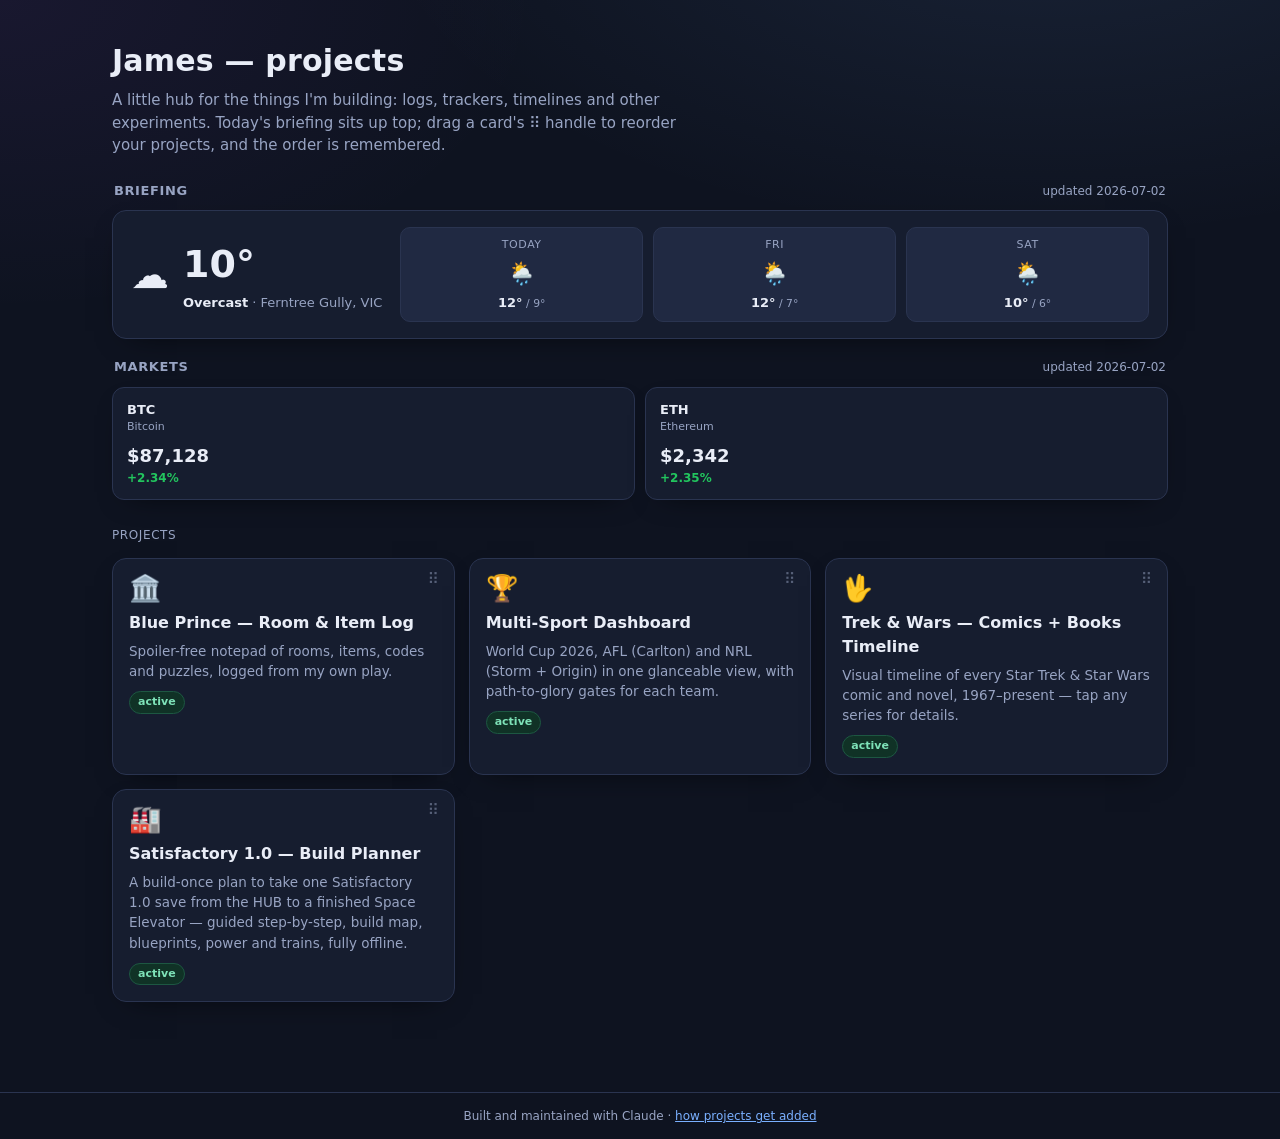
<file: index.html>
<!doctype html>
<html lang="en">
<head>
<meta charset="utf-8" />
<meta name="viewport" content="width=device-width, initial-scale=1" />
<title>jamessw · projects</title>
<link rel="stylesheet" href="assets/hub.css" />
<style>
  /* page-specific bits for the landing menu */
  .hero{max-width:var(--maxw);margin:0 auto;padding:38px 22px 6px}
  .hero h1{margin:0 0 6px;font-size:30px;letter-spacing:.2px}
  .hero p{margin:0;color:var(--muted);font-size:15px;max-width:60ch}

  .section-label{max-width:var(--maxw);margin:26px auto 0;padding:0 22px;
    color:var(--muted);font-size:12px;text-transform:uppercase;letter-spacing:.6px}

  /* ---- locked briefing + markets feed ---- */
  .feed{max-width:var(--maxw);margin:18px auto 0;padding:0 22px;display:flex;flex-direction:column;gap:18px}
  .feed .panel-head{display:flex;align-items:baseline;gap:10px;margin:0 2px 10px}
  .feed .panel-head h2{margin:0;font-size:13px;text-transform:uppercase;letter-spacing:.6px;color:var(--muted);font-weight:700}
  .feed .panel-head .grow{flex:1}
  .feed .panel-head .block-meta{color:var(--muted);font-size:12px}

  /* ---- briefing (weather) ---- */
  .wx{background:var(--panel);border:1px solid var(--line);border-radius:var(--radius);
    padding:16px 18px;box-shadow:var(--shadow);display:flex;align-items:center;gap:18px;flex-wrap:wrap}
  .wx .now{display:flex;align-items:center;gap:14px;min-width:200px}
  .wx .now .ico{font-size:38px;line-height:1}
  .wx .now .t{font-size:38px;font-weight:800;font-variant-numeric:tabular-nums}
  .wx .now .meta{color:var(--muted);font-size:13px}
  .wx .now .meta b{color:var(--text)}
  .wx .days{display:flex;gap:10px;flex:1;flex-wrap:wrap}
  .wx .day{background:var(--panel2);border:1px solid var(--line);border-radius:10px;
    padding:9px 12px;text-align:center;min-width:78px;flex:1}
  .wx .day .d{font-size:11px;color:var(--muted);text-transform:uppercase;letter-spacing:.05em}
  .wx .day .ic{font-size:22px;margin:3px 0}
  .wx .day .r{font-size:13px;font-weight:700;font-variant-numeric:tabular-nums}
  .wx .day .r small{color:var(--muted);font-weight:400}

  /* ---- markets ---- */
  .mk{display:grid;grid-template-columns:repeat(auto-fit,minmax(150px,1fr));gap:10px}
  .tick{background:var(--panel);border:1px solid var(--line);border-radius:12px;
    padding:12px 14px;box-shadow:var(--shadow)}
  .tick .code{font-size:13px;font-weight:700}
  .tick .nm{color:var(--muted);font-size:11px;margin-bottom:6px}
  .tick .px{font-size:18px;font-weight:800;font-variant-numeric:tabular-nums}
  .tick .pct{font-size:12px;font-weight:700;font-variant-numeric:tabular-nums}
  .up{color:var(--green)} .down{color:var(--red)} .flat{color:var(--muted)}
  .blk-empty{color:var(--muted);font-size:13px;background:var(--panel);border:1px solid var(--line);
    border-radius:var(--radius);padding:14px 16px}

  /* ---- reorderable project cards ---- */
  #grid .card{position:relative}
  .card-grip{position:absolute;top:10px;right:10px;cursor:grab;color:var(--muted);font-size:15px;
    line-height:1;padding:3px 5px;border-radius:6px;touch-action:none;user-select:none;opacity:.5;
    transition:opacity .15s,color .15s,background .15s}
  .card-grip:hover{opacity:1;color:var(--text);background:var(--panel2)}
  .card.dragging{opacity:.55;cursor:grabbing;outline:1px dashed var(--accent);outline-offset:-1px}
  .card.dragging .card-grip{cursor:grabbing}
</style>
</head>
<body>
<div class="hero">
  <h1>James&nbsp;— projects</h1>
  <p>A little hub for the things I'm building: logs, trackers, timelines and other
     experiments. Today's briefing sits up top; drag a card's ⠿ handle to reorder
     your projects, and the order is remembered.</p>
</div>

<div class="feed">
  <section>
    <div class="panel-head"><h2>Briefing</h2><span class="grow"></span><span class="block-meta" id="wxMeta"></span></div>
    <div id="wxBox"></div>
  </section>
  <section>
    <div class="panel-head"><h2>Markets</h2><span class="grow"></span><span class="block-meta" id="mkMeta"></span></div>
    <div id="mkBox"></div>
  </section>
</div>

<div class="section-label">Projects</div>
<div class="wrap" style="padding-top:14px">
  <div class="grid" id="grid"></div>
</div>

<footer class="site" id="footer"></footer>

<script>
/* To add a project: drop its folder in the repo, then add a card here.
   Use a relative `href` (e.g. "sports/") so links work before and after the
   repo is renamed to jamessw-ntv.github.io. status: "active" | "wip" | "planned".
   Leave href "" for planned projects that don't have a page yet. */
const PROJECTS = [
  { ico:"🏛️", title:"Blue Prince — Room & Item Log", href:"blue-prince/",
    status:"active", desc:"Spoiler-free notepad of rooms, items, codes and puzzles, logged from my own play." },
  { ico:"🏆", title:"Multi-Sport Dashboard", href:"sports/",
    status:"active", desc:"World Cup 2026, AFL (Carlton) and NRL (Storm + Origin) in one glanceable view, with path-to-glory gates for each team." },
  { ico:"🖖", title:"Trek & Wars — Comics + Books Timeline", href:"trek-wars/",
    status:"active", desc:"Visual timeline of every Star Trek & Star Wars comic and novel, 1967–present — tap any series for details." },
  { ico:"🏭", title:"Satisfactory 1.0 — Build Planner", href:"satisfactory/",
    status:"active", desc:"A build-once plan to take one Satisfactory 1.0 save from the HUB to a finished Space Elevator — guided step-by-step, build map, blueprints, power and trains, fully offline." },
];

const esc = s => String(s==null?"":s).replace(/[&<>"]/g,c=>({"&":"&amp;","<":"&lt;",">":"&gt;",'"':"&quot;"}[c]));
const STATUS = { active:"active", wip:"in progress", planned:"planned" };
const num = (v,d=2) => (v==null||isNaN(v)) ? "—" : Number(v).toLocaleString(undefined,{minimumFractionDigits:d,maximumFractionDigits:d});

function card(p){
  const live = p.href && p.status!=="planned";
  const grip = `<span class="card-grip" title="Drag to reorder">⠿</span>`;
  const tag = `<div class="badges"><span class="status ${esc(p.status)}">${esc(STATUS[p.status]||p.status)}</span></div>`;
  const inner = `${grip}<div class="ico">${esc(p.ico||"📦")}</div><h3>${esc(p.title)}</h3><p>${esc(p.desc||"")}</p>${tag}`;
  const key = esc(p.href || p.title);
  return live
    ? `<a class="card" href="${esc(p.href)}" data-key="${key}" draggable="false">${inner}</a>`
    : `<div class="card disabled" data-key="${key}">${inner}</div>`;
}
const grid = document.getElementById("grid");
grid.innerHTML = PROJECTS.map(card).join("");
document.getElementById("footer").innerHTML =
  `Built and maintained with Claude · <a href="docs/PORTING.md">how projects get added</a>`;

/* ---------- live briefing + markets (from the personal data feed) ------------- */
const RAW = "https://raw.githubusercontent.com/jamessw-ntv/jamessw-ntv.github.io/main/personal/data.json";
async function loadFeed(){
  const bust = "?_=" + Date.now();
  for(const url of [RAW + bust, "personal/data.json" + bust]){
    try{ const r = await fetch(url,{cache:"no-store"}); if(r.ok) return await r.json(); }catch(e){}
  }
  return null;
}
function pctCls(p){ return p==null ? "flat" : p>0 ? "up" : p<0 ? "down" : "flat"; }
function pctStr(p){ return p==null ? "—" : (p>0?"+":"") + Number(p).toFixed(2) + "%"; }
function stampAge(meta){
  if(!meta || !meta.fetched) return "";
  const t = new Date(meta.fetched), mins = Math.max(0, Math.round((Date.now()-t.getTime())/60000));
  return mins<1 ? "updated just now" : mins<60 ? "updated "+mins+"m ago"
    : mins<1440 ? "updated "+Math.round(mins/60)+"h ago" : "updated "+t.toISOString().slice(0,10);
}
function renderBriefing(d){
  const box = document.getElementById("wxBox");
  const w = (d && d.weather) || {}; const n = w.now || {};
  if(n.temp == null && !(w.days||[]).length){ box.innerHTML = `<div class="blk-empty">Live weather isn't available right now.</div>`; return; }
  const days = (w.days||[]).slice(0,3).map(x=>`<div class="day">
      <div class="d">${esc(x.day)}</div><div class="ic">${esc(x.icon||"")}</div>
      <div class="r">${x.max==null?"—":Math.round(x.max)}°<small> / ${x.min==null?"—":Math.round(x.min)}°</small></div>
    </div>`).join("");
  box.innerHTML = `<div class="wx">
      <div class="now"><div class="ico">${esc(n.icon||"")}</div>
        <div><div class="t">${n.temp==null?"—":Math.round(n.temp)}°</div>
          <div class="meta"><b>${esc(n.desc||"")}</b> · ${esc(w.place||"")}</div></div>
      </div>
      <div class="days">${days}</div>
    </div>`;
}
function tick(r){
  return `<div class="tick"><div class="code">${esc(r.code)}</div><div class="nm">${esc(r.name||"")}</div>
    <div class="px">${r.price==null?"—":"$"+num(r.price, r.price>=1000?0:2)}</div>
    <div class="pct ${pctCls(r.pct)}">${pctStr(r.pct)}</div></div>`;
}
function renderMarkets(d){
  const box = document.getElementById("mkBox");
  const m = (d && d.markets) || {};
  const rows = [...(m.crypto||[]), ...((m.asx||[]).filter(r=>r.price!=null))];
  box.innerHTML = rows.length ? `<div class="mk">${rows.map(tick).join("")}</div>`
    : `<div class="blk-empty">Live market data isn't available right now.</div>`;
}
(async function(){
  const d = await loadFeed();
  renderBriefing(d); renderMarkets(d);
  const age = stampAge(d && d.meta);
  document.getElementById("wxMeta").textContent = age;
  document.getElementById("mkMeta").textContent = age;
})();

/* ---------- drag-to-reorder project cards (pointer-based: mouse + touch) ------- */
const CARD_KEY = "hubCardOrder.v1";
function saveCardOrder(){
  const keys = [...grid.querySelectorAll(".card")].map(c=>c.dataset.key);
  try{ localStorage.setItem(CARD_KEY, JSON.stringify(keys)); }catch(e){}
}
function applyCardOrder(){
  let saved; try{ saved = JSON.parse(localStorage.getItem(CARD_KEY)||"null"); }catch(e){ saved=null; }
  if(!Array.isArray(saved)) return;
  saved.forEach(k=>{ const el = grid.querySelector(`.card[data-key="${CSS.escape(k)}"]`); if(el) grid.appendChild(el); });
}
applyCardOrder();

function insertTarget(x,y){
  let best=null, bestD=Infinity;
  for(const el of grid.querySelectorAll(".card:not(.dragging)")){
    const r=el.getBoundingClientRect(), cx=r.left+r.width/2, cy=r.top+r.height/2;
    const d=Math.hypot(x-cx,y-cy);
    if(d<bestD){ bestD=d; const after=(y>cy+6)||(Math.abs(y-cy)<=r.height/2 && x>cx); best={el,after}; }
  }
  return best;
}
grid.querySelectorAll(".card-grip").forEach(g=>{
  g.addEventListener("click", e=>{ e.preventDefault(); e.stopPropagation(); });
  g.addEventListener("pointerdown", e=>{
    e.preventDefault(); e.stopPropagation();
    const card = g.closest(".card"); card.classList.add("dragging");
    try{ g.setPointerCapture(e.pointerId); }catch(_){}
    const move = ev=>{
      const t = insertTarget(ev.clientX, ev.clientY);
      if(t && t.el){ grid.insertBefore(card, t.after ? t.el.nextSibling : t.el); }
    };
    const up = ()=>{
      window.removeEventListener("pointermove", move);
      window.removeEventListener("pointerup", up);
      card.classList.remove("dragging"); saveCardOrder();
    };
    window.addEventListener("pointermove", move);
    window.addEventListener("pointerup", up);
  });
});
</script>
</body>
</html>
</file>
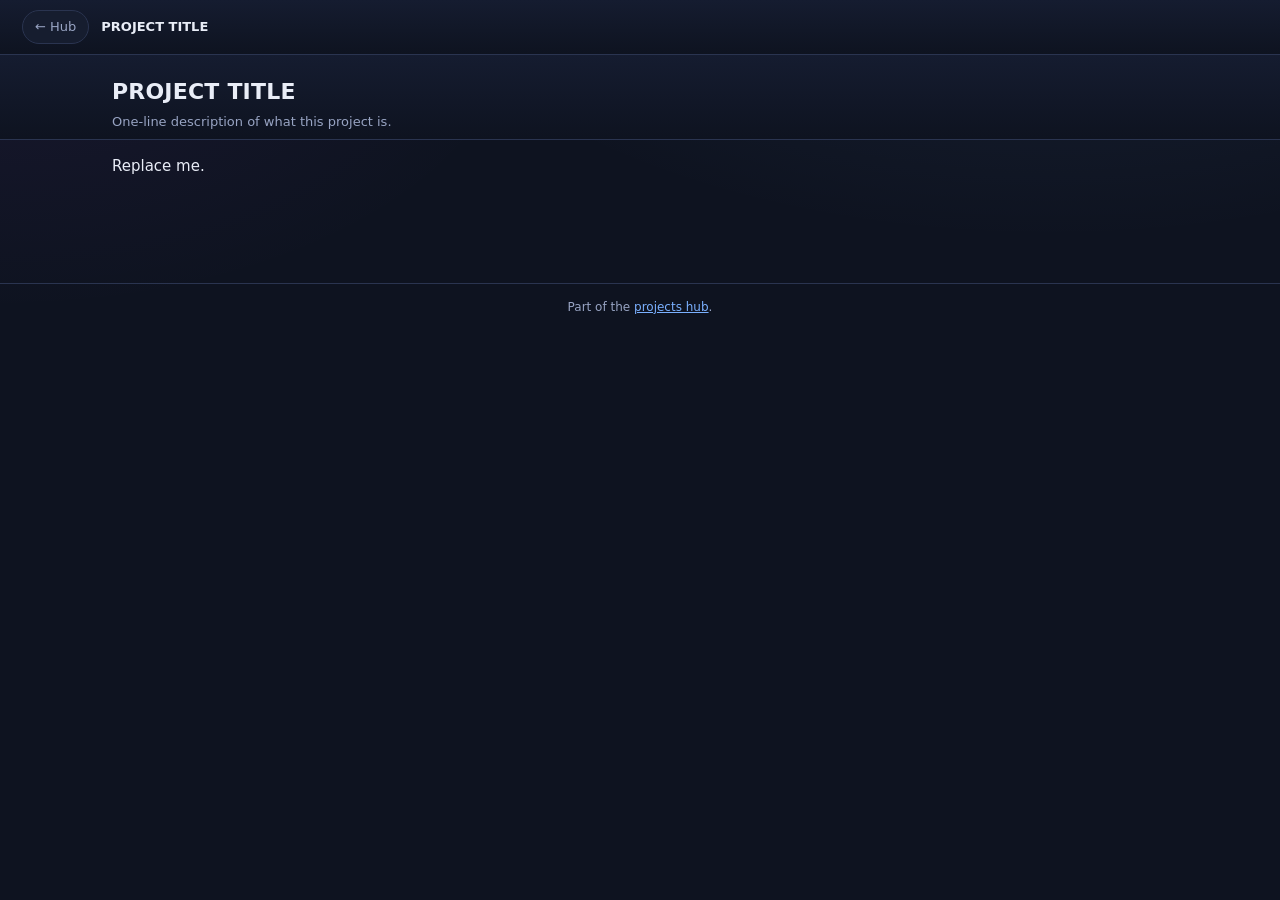
<file: _template/index.html>
<!doctype html>
<html lang="en">
<head>
<meta charset="utf-8" />
<meta name="viewport" content="width=device-width, initial-scale=1" />
<title>PROJECT TITLE</title>
<!-- All projects link the shared design system, so the whole site looks consistent.
     This template lives at /_template/, so the path up to assets is ../assets/.
     A real project folder is also one level deep (e.g. /sports/), so the same
     ../assets/ path is correct there too. -->
<link rel="stylesheet" href="../assets/hub.css" />
<style>
  /* Put ONLY project-specific styles here. Never redefine the :root tokens —
     pull colours/spacing from hub.css so everything stays on-brand. */
</style>
</head>
<body>
<!-- Standard hub bar: every project page has this exact back-link at the top. -->
<div class="hubbar">
  <a class="backlink" href="../">← Hub</a>
  <span class="crumb"><b>PROJECT TITLE</b></span>
</div>

<header class="page">
  <div class="wrap" style="padding-bottom:0">
    <h1>PROJECT TITLE</h1>
    <div class="sub">One-line description of what this project is.</div>
  </div>
</header>

<div class="wrap">
  <!-- Project content goes here. If the project is data-driven, follow the
       Blue Prince pattern: keep the data in a data.json beside this file and
       render it client-side. If it's static, just write the markup. -->
  <p>Replace me.</p>
</div>

<footer class="site">Part of the <a href="../">projects hub</a>.</footer>
</body>
</html>
</file>
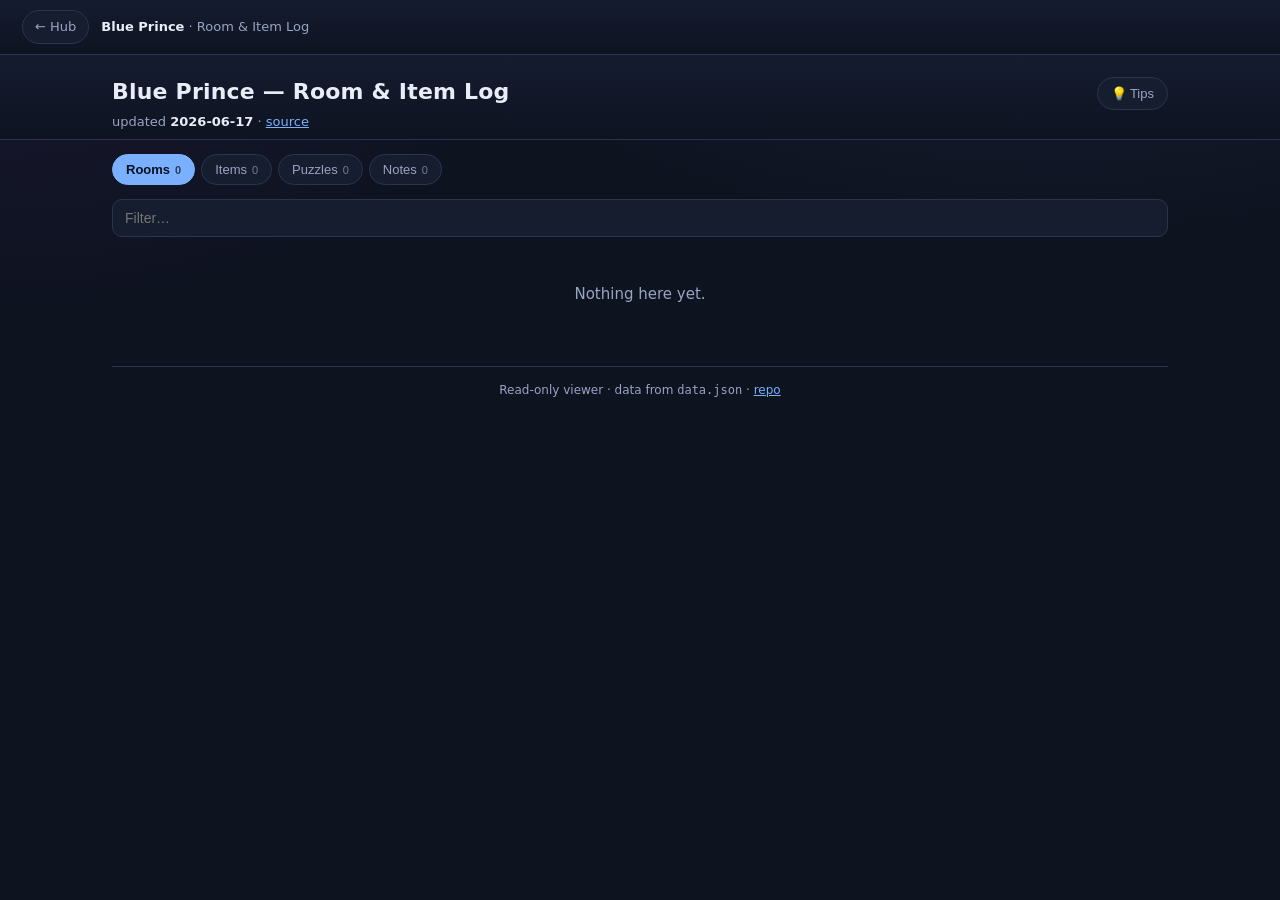
<file: blue-prince/index.html>
<!doctype html>
<html lang="en">
<head>
<meta charset="utf-8" />
<meta name="viewport" content="width=device-width, initial-scale=1" />
<title>Blue Prince — Room &amp; Item Log</title>
<link rel="stylesheet" href="../assets/hub.css" />
<style>
  /* page-specific viewer styles (tokens come from hub.css) */
  header.page{padding:20px 22px 8px}
  h1{margin:0 0 4px;font-size:22px;letter-spacing:.2px}
  .sub{color:var(--muted);font-size:13px}
  .sub b{color:var(--text)}
  .topbar{display:flex;justify-content:space-between;align-items:flex-start;gap:16px;flex-wrap:wrap}
  .controls{display:flex;align-items:center;gap:10px;padding-top:2px}
  nav{display:flex;flex-wrap:wrap;gap:6px;margin:14px 0}
  nav button{background:var(--panel);color:var(--muted);border:1px solid var(--line);
    padding:7px 13px;border-radius:999px;cursor:pointer;font-size:13px}
  nav button:hover{color:var(--text)}
  nav button.active{background:var(--accent);color:#08101f;border-color:var(--accent);font-weight:600}
  nav button .ct{opacity:.7;font-size:11px;margin-left:5px}
  #search{width:100%;padding:10px 12px;margin:0 0 16px;border-radius:10px;
    border:1px solid var(--line);background:var(--panel);color:var(--text);font-size:14px}
  /* cards (puzzles, notes, tips) */
  .card h3{margin:0 0 6px;font-size:16px;display:flex;align-items:center;gap:8px;justify-content:space-between}
  .card h3 .nm{display:flex;align-items:center;gap:8px;min-width:0}
  .card h3 .nm span{overflow:hidden;text-overflow:ellipsis;white-space:nowrap}
  .eff{color:var(--text);margin:6px 0}
  .meta{color:var(--muted);font-size:12.5px;margin:2px 0}
  .dot{width:11px;height:11px;border-radius:50%;flex:0 0 auto;border:1px solid rgba(255,255,255,.25);display:inline-block}
  .swatch-blue{background:var(--blue)} .swatch-orange{background:var(--orange)}
  .swatch-green{background:var(--green)} .swatch-purple{background:var(--purple)}
  .swatch-yellow{background:var(--yellow)} .swatch-red{background:var(--red)}
  .swatch-black{background:var(--black)}
  .status.open{background:#3a2a11;color:#ffcf8a;border:1px solid #5a4012}
  .status.solved{background:#103226;color:#7ee2b8;border:1px solid #1d5742}
  ul.clues{margin:6px 0 0;padding-left:18px;color:var(--muted)}
  details{margin-top:8px} summary{cursor:pointer;color:var(--accent)}
  details .sol{margin-top:6px;padding:8px 10px;background:var(--panel2);border-radius:8px}
  /* tips */
  #tips{margin:0 0 18px}
  .tips-head{display:flex;justify-content:space-between;align-items:center;font-size:12px;color:var(--muted);
    margin:0 0 10px;text-transform:uppercase;letter-spacing:.6px}
  .tips-head button{background:none;border:0;color:var(--muted);font-size:22px;cursor:pointer;line-height:1}
  .tips-head button:hover{color:var(--text)}
  .card.tip{border-left:5px solid var(--yellow)}
  .tip-img{display:block;max-width:100%;height:auto;border-radius:8px;margin:8px 0;border:1px solid var(--line)}
  /* tables (rooms, items) */
  .tablewrap{overflow-x:auto;border:1px solid var(--line);border-radius:12px}
  table{width:100%;border-collapse:collapse;font-size:13.5px}
  thead th{position:sticky;top:0;background:var(--panel2);color:var(--muted);font-weight:600;
    font-size:11px;text-transform:uppercase;letter-spacing:.4px;white-space:nowrap}
  th,td{text-align:left;padding:8px 10px;border-bottom:1px solid var(--line);vertical-align:top}
  tbody tr:last-child td{border-bottom:0}
  tbody tr:hover{background:#1b2438}
  td.nm{font-weight:600;white-space:nowrap}
  td.eff{color:var(--muted);max-width:460px;white-space:normal;word-break:break-word}
  td.pic{width:74px}
  .thumb{width:62px;height:46px;object-fit:cover;border-radius:6px;border:1px solid var(--line);display:block}
  .rtags{margin-top:5px}
  .empty{color:var(--muted);padding:30px;text-align:center}
  .err{color:#ffb4b4;background:#2a1414;border:1px solid #532;padding:14px;border-radius:10px;margin-top:16px}
</style>
</head>
<body>
<div class="hubbar">
  <a class="backlink" href="../">← Hub</a>
  <span class="crumb"><b>Blue Prince</b> · Room &amp; Item Log</span>
</div>
<header class="page">
  <div class="wrap" style="padding-bottom:0">
    <div class="topbar">
      <div class="titlebox">
        <h1 id="title">Blue Prince — Room &amp; Item Log</h1>
        <div class="sub" id="subtitle">Loading…</div>
      </div>
      <div class="controls">
        <button id="tipsBtn" type="button" class="toggle" aria-pressed="false">💡 Tips</button>
      </div>
    </div>
  </div>
</header>
<div class="wrap">
  <nav id="nav"></nav>
  <input id="search" type="search" placeholder="Filter…" autocomplete="off" />
  <div id="tips" class="hidden"></div>
  <div id="view"></div>
  <div id="error"></div>
  <footer class="site" id="footer"></footer>
</div>

<script>
// Raw URL points at the post-rename repo name (jamessw-ntv.github.io). Before the
// rename it 404s and we fall back to the same-origin data.json — either way works.
const RAW = "https://raw.githubusercontent.com/jamessw-ntv/jamessw-ntv.github.io/main/blue-prince/data.json";
const COLORS = ["blue","orange","green","purple","yellow","red","black"];
const esc = s => String(s==null?"":s).replace(/[&<>"]/g,c=>({"&":"&amp;","<":"&lt;",">":"&gt;",'"':"&quot;"}[c]));
const nl2br = s => esc(s).replace(/\n/g,"<br>");

let DATA=null, TAB="rooms", Q="", TIPS_ON=false;
const TABS=[["rooms","Rooms"],["items","Items"],["puzzles","Puzzles"],["notes","Notes"]];

async function load(){
  // Raw URL first (updates within seconds of a push — no need to wait for the Pages
  // rebuild), with a cache-buster. Fall back to the same-origin copy (e.g. file://).
  const bust="?_="+Date.now();
  for(const url of [RAW+bust, "data.json"+bust]){
    try{ const r=await fetch(url,{cache:"no-store"}); if(r.ok){ return [await r.json(), url.split("?")[0]]; } }catch(e){}
  }
  throw new Error("Could not load data.json (tried "+RAW+" and same-origin).");
}

function colorDot(c){ return COLORS.includes(c) ? `<span class="dot swatch-${c}" title="${esc(c)}"></span>` : ""; }
function badges(arr){ return (arr||[]).map(t=>`<span class="b tag">${esc(t)}</span>`).join(""); }
function tagsInline(arr){ return (arr&&arr.length)?`<div class="rtags badges">${badges(arr)}</div>`:""; }
function thumb(src){ return src?`<a href="${esc(src)}" target="_blank" rel="noopener"><img class="thumb" src="${esc(src)}" alt="" loading="lazy"></a>`:""; }

function roomsTable(rows){
  const head=`<thead><tr><th>Pic</th><th>Room</th><th>Effect</th><th>Notes</th></tr></thead>`;
  const body="<tbody>"+rows.map(r=>{
    const vnames=(r.variants||[]).map(v=>v.name).join(", ");
    const vbadge=(r.variants||[]).length?` <span class="b" title="Variants: ${esc(vnames)}">▸${r.variants.length}</span>`:"";
    return `<tr>`+
      `<td class="pic">${thumb(r.image)}</td>`+
      `<td class="nm">${colorDot(r.color)} ${esc(r.name)}${vbadge}${tagsInline(r.tags)}</td>`+
      `<td class="eff">${esc(r.effect||"")}</td>`+
      `<td class="eff">${esc(r.notes||"")}</td>`+
    `</tr>`;
  }).join("")+"</tbody>";
  return `<div class="tablewrap"><table>${head}${body}</table></div>`;
}

function itemsTable(rows){
  const head=`<thead><tr><th>Pic</th><th>Item</th><th>Effect</th><th>Notes</th></tr></thead>`;
  const body="<tbody>"+rows.map(i=>{
    const details=[i.location, i.notes].filter(Boolean).join(" — ");
    return `<tr>`+
      `<td class="pic">${thumb(i.image)}</td>`+
      `<td class="nm">${esc(i.name)}${tagsInline(i.tags)}</td>`+
      `<td class="eff">${esc(i.effect||"")}</td>`+
      `<td class="eff">${esc(details)}</td>`+
    `</tr>`;
  }).join("")+"</tbody>";
  return `<div class="tablewrap"><table>${head}${body}</table></div>`;
}

function puzzleCard(p){
  const bits=[`<div class="meta">${p.location?esc(p.location):"—"}</div>`];
  if((p.clues||[]).length) bits.push(`<ul class="clues">${p.clues.map(c=>`<li>${esc(c)}</li>`).join("")}</ul>`);
  if(p.solution) bits.push(`<details><summary>Show solution (spoiler)</summary><div class="sol">${nl2br(p.solution)}</div></details>`);
  if(p.notes) bits.push(`<div class="meta">${esc(p.notes)}</div>`);
  const st=(p.status||"open").toLowerCase();
  return `<div class="card"><h3><span class="nm"><span>${esc(p.name)}</span></span><span class="status ${st}">${esc(st)}</span></h3>${bits.join("")}<div class="badges">${badges(p.tags)}</div></div>`;
}

function noteCard(n){
  const scope=(n.scope||"permanent");
  const badge = scope==="run"
    ? `<span class="status open" title="Run-specific — not kept long term">run-specific</span>`
    : `<span class="status solved" title="Permanent — kept across runs">permanent</span>`;
  const img=n.image?`<img class="tip-img" src="${esc(n.image)}" alt="" loading="lazy">`:"";
  return `<div class="card"><h3 style="font-size:13px"><span class="nm"><span>${esc(n.date||"")}</span></span>${badge}</h3>${img}<div class="eff">${nl2br(n.text)}</div><div class="badges">${badges(n.tags)}</div></div>`;
}

function tipCard(t){
  const img=t.image?`<img class="tip-img" src="${esc(t.image)}" alt="${esc(t.title||"tip image")}" loading="lazy">`:"";
  return `<div class="card tip">${t.title?`<h3><span class="nm"><span>${esc(t.title)}</span></span></h3>`:""}${img}${t.body?`<div class="eff">${nl2br(t.body)}</div>`:""}<div class="badges">${badges(t.tags)}</div></div>`;
}
function renderTips(){
  const el=document.getElementById("tips");
  if(!TIPS_ON){ el.classList.add("hidden"); el.innerHTML=""; return; }
  el.classList.remove("hidden");
  const tips=(DATA&&DATA.tips)?DATA.tips:[];
  el.innerHTML=`<div class="tips-head"><span>Tips &amp; examples</span><button id="tipsClose" type="button" aria-label="Close">×</button></div>`+
    (tips.length?`<div class="grid">${tips.map(tipCard).join("")}</div>`:`<div class="empty">No tips yet.</div>`);
  const c=document.getElementById("tipsClose");
  if(c) c.onclick=()=>{ TIPS_ON=false; const b=document.getElementById("tipsBtn"); b.classList.remove("active"); b.setAttribute("aria-pressed","false"); renderTips(); };
}

function matches(obj){ return !Q || JSON.stringify(obj).toLowerCase().includes(Q); }

function render(){
  const v=document.getElementById("view");
  let rows, html;
  if(TAB==="rooms"){ rows=(DATA.rooms||[]).filter(matches); html=rows.length?roomsTable(rows):""; }
  else if(TAB==="items"){ rows=(DATA.items||[]).filter(matches); html=rows.length?itemsTable(rows):""; }
  else if(TAB==="puzzles"){ rows=(DATA.puzzles||[]).filter(matches); html=rows.length?`<div class="grid">${rows.map(puzzleCard).join("")}</div>`:""; }
  else if(TAB==="notes"){ rows=(DATA.notes||[]).filter(matches); html=rows.length?`<div class="grid">${rows.map(noteCard).join("")}</div>`:""; }
  v.innerHTML = html || `<div class="empty">Nothing here${Q?" matches your filter":" yet"}.</div>`;
}

function renderNav(){
  const nav=document.getElementById("nav");
  nav.innerHTML=TABS.map(([k,label])=>{
    const ct=(DATA[k]||[]).length;
    return `<button data-tab="${k}" class="${k===TAB?"active":""}">${label}<span class="ct">${ct}</span></button>`;
  }).join("");
  nav.querySelectorAll("button").forEach(b=>b.onclick=()=>{TAB=b.dataset.tab;renderNav();render();});
}

(async function(){
  try{
    const [data,src]=await load();
    DATA=data;
    const m=data.meta||{};
    document.getElementById("title").textContent=m.title||"Blue Prince — Log";
    document.getElementById("subtitle").innerHTML=
      `updated <b>${esc(m.updated||"?")}</b>`+(m.source?` · <a href="${esc(m.source)}">source</a>`:"");
    document.getElementById("footer").innerHTML=
      `Read-only viewer · data from <code>${esc(src)}</code>`+(m.source?` · <a href="${esc(m.source)}">repo</a>`:"");
    renderNav(); render();
  }catch(e){
    document.getElementById("subtitle").textContent="";
    document.getElementById("error").innerHTML=`<div class="err">${esc(e.message||e)}</div>`;
  }
})();

function wireControls(){
  const tb=document.getElementById("tipsBtn");
  tb.onclick=()=>{ TIPS_ON=!TIPS_ON; tb.classList.toggle("active",TIPS_ON); tb.setAttribute("aria-pressed",String(TIPS_ON)); renderTips(); };
  document.getElementById("search").addEventListener("input",e=>{ Q=e.target.value.trim().toLowerCase(); render(); });
}
wireControls();
</script>
</body>
</html>
</file>
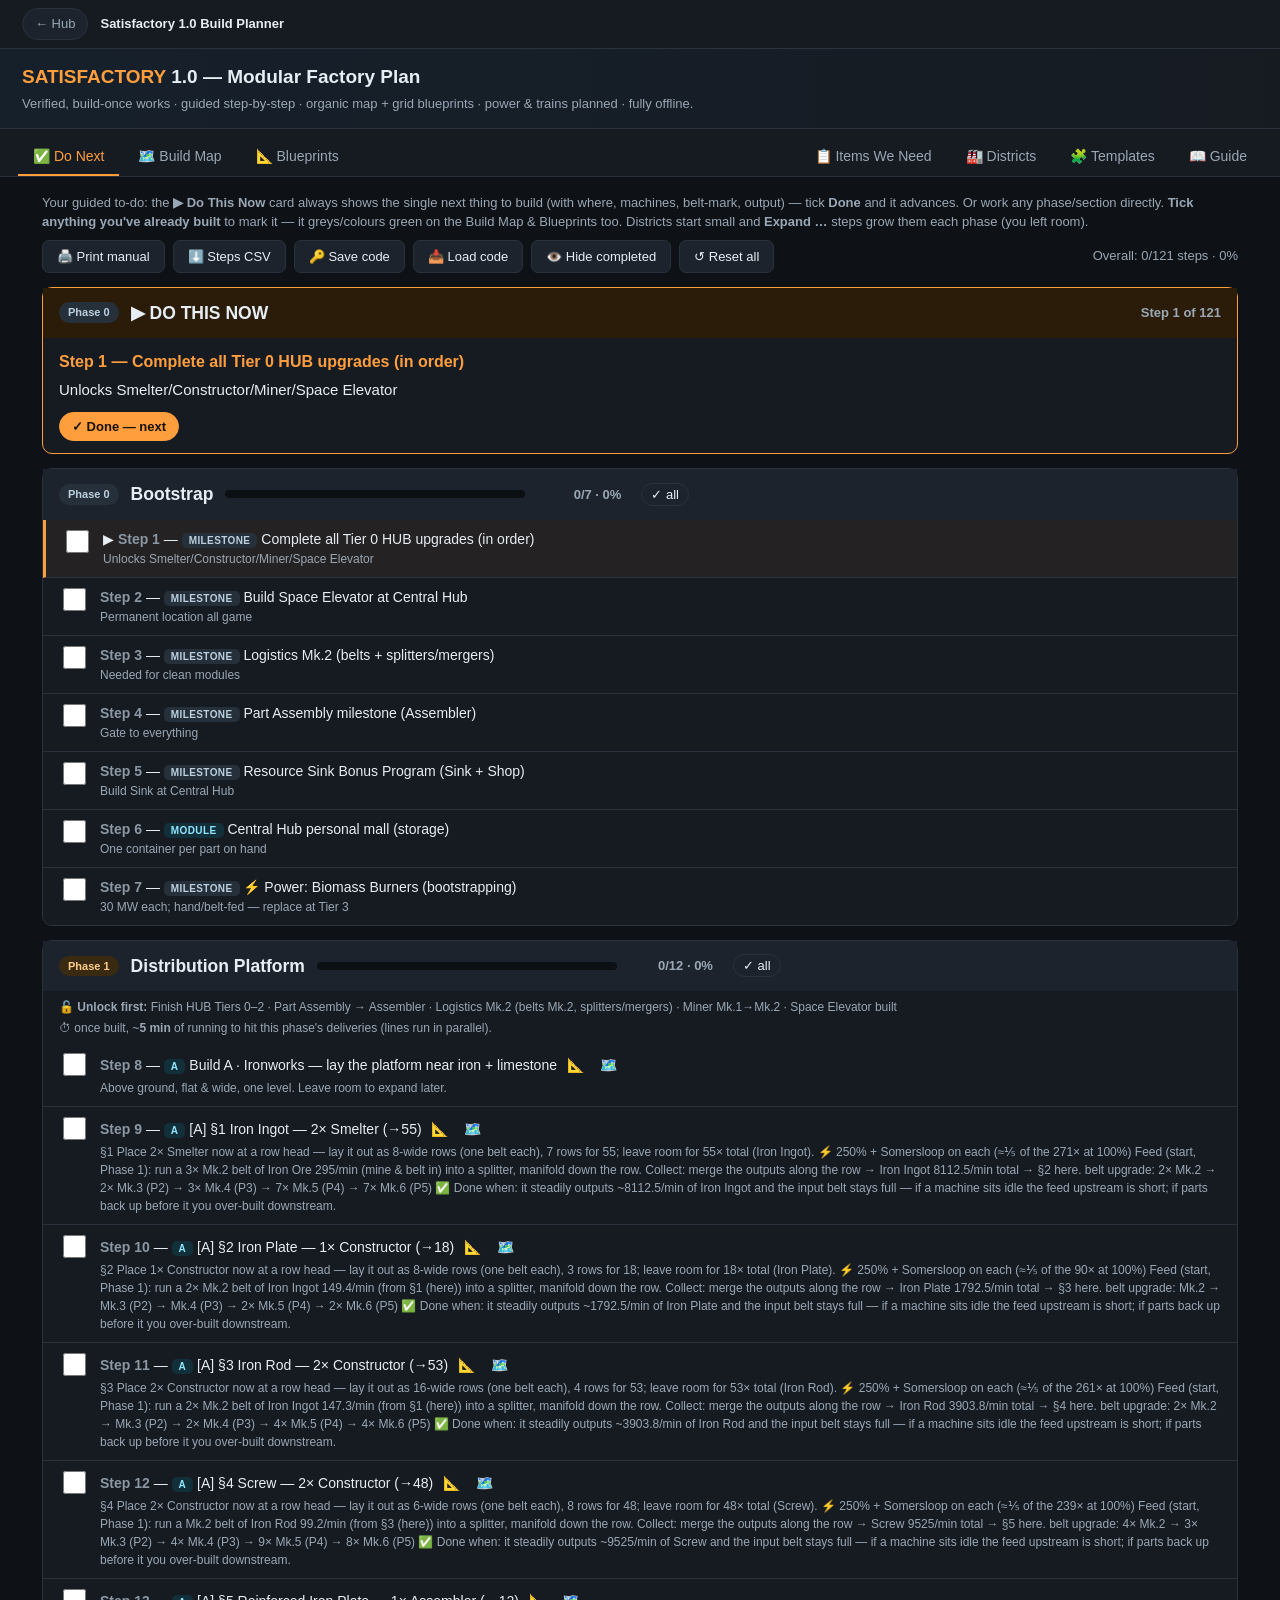
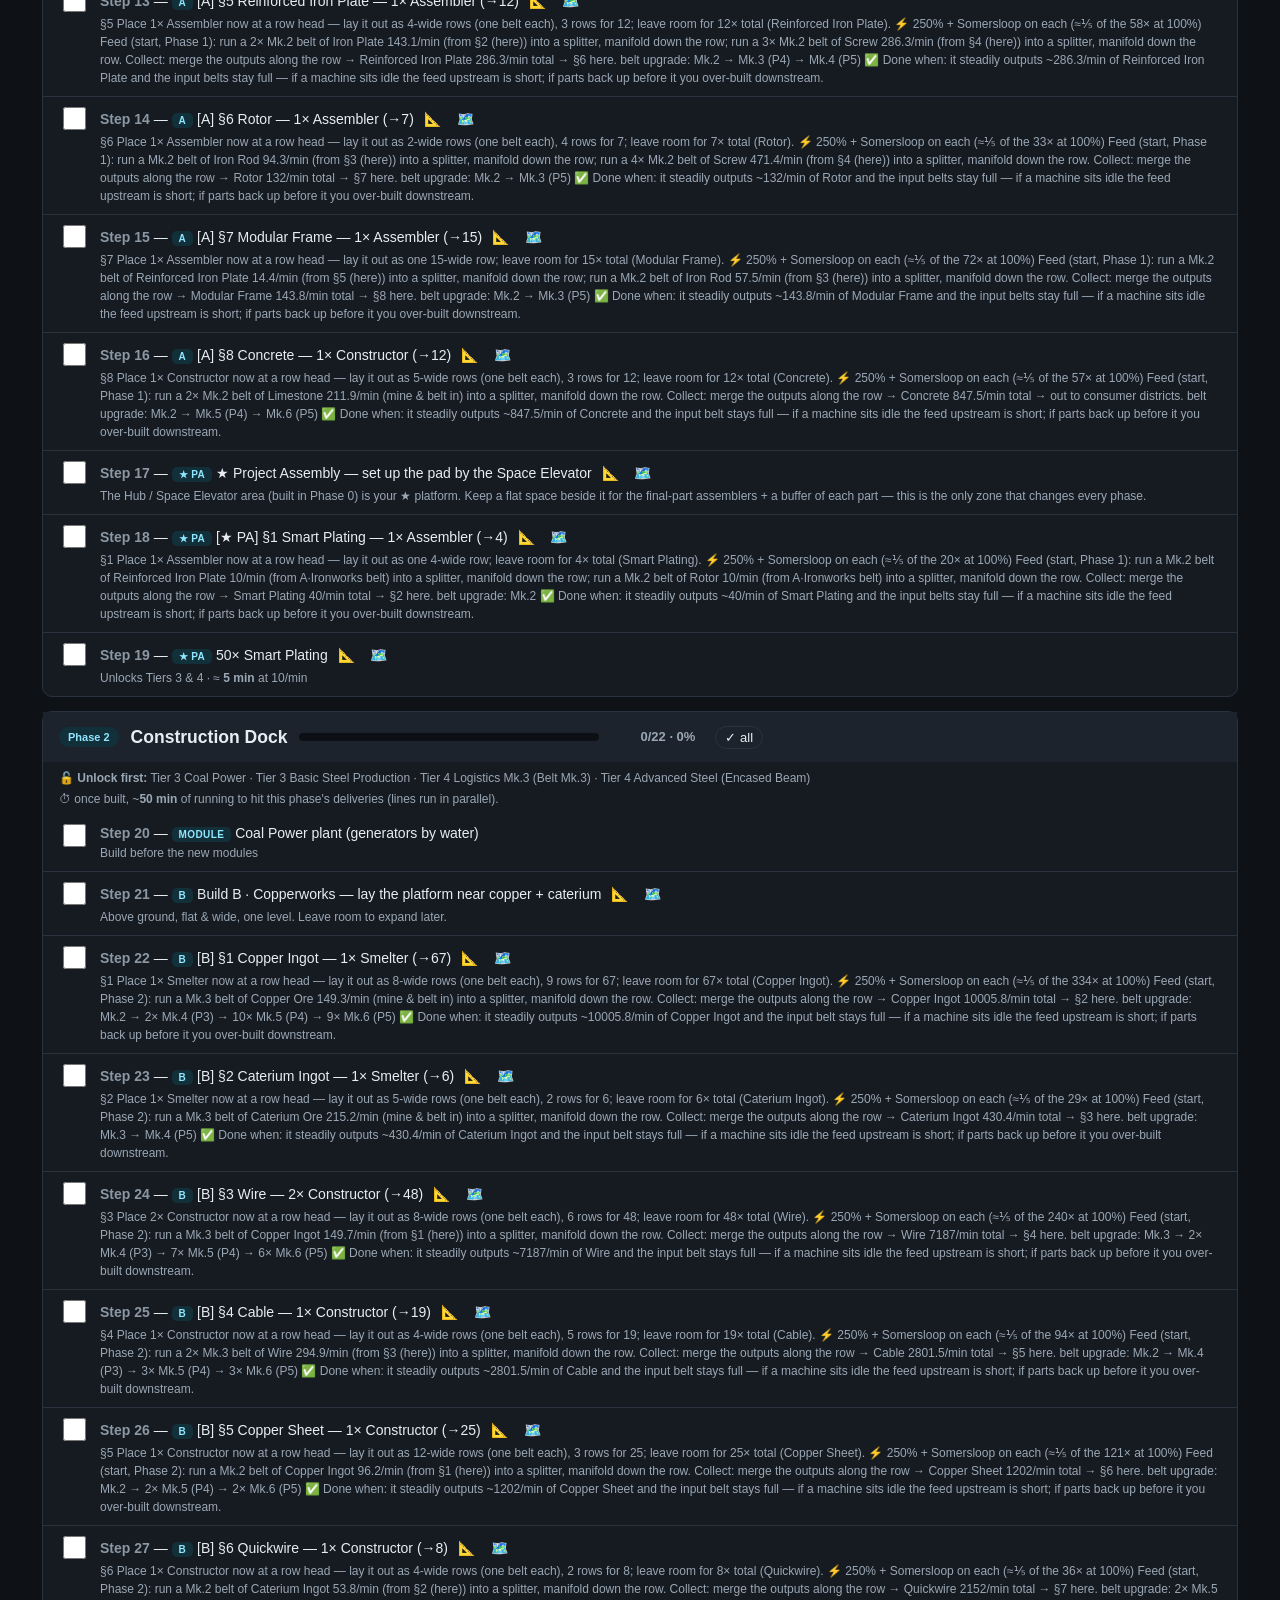
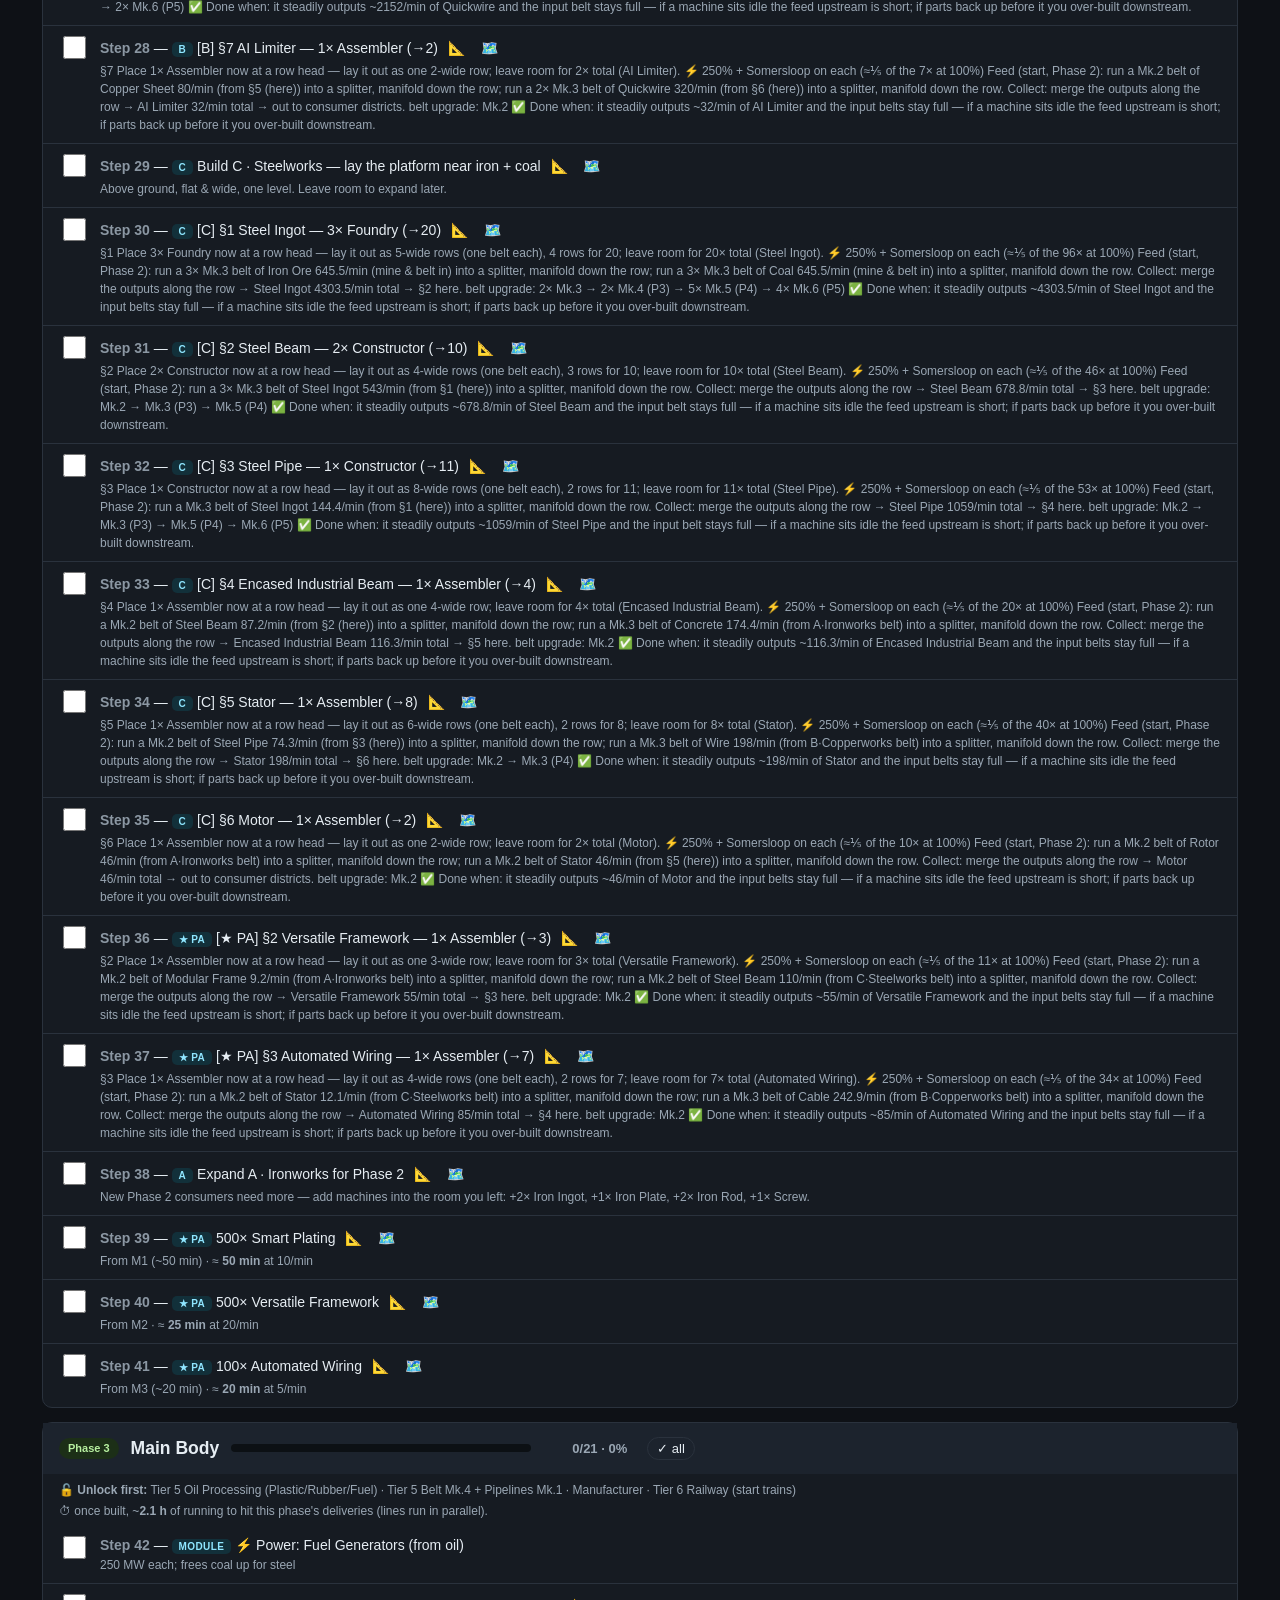
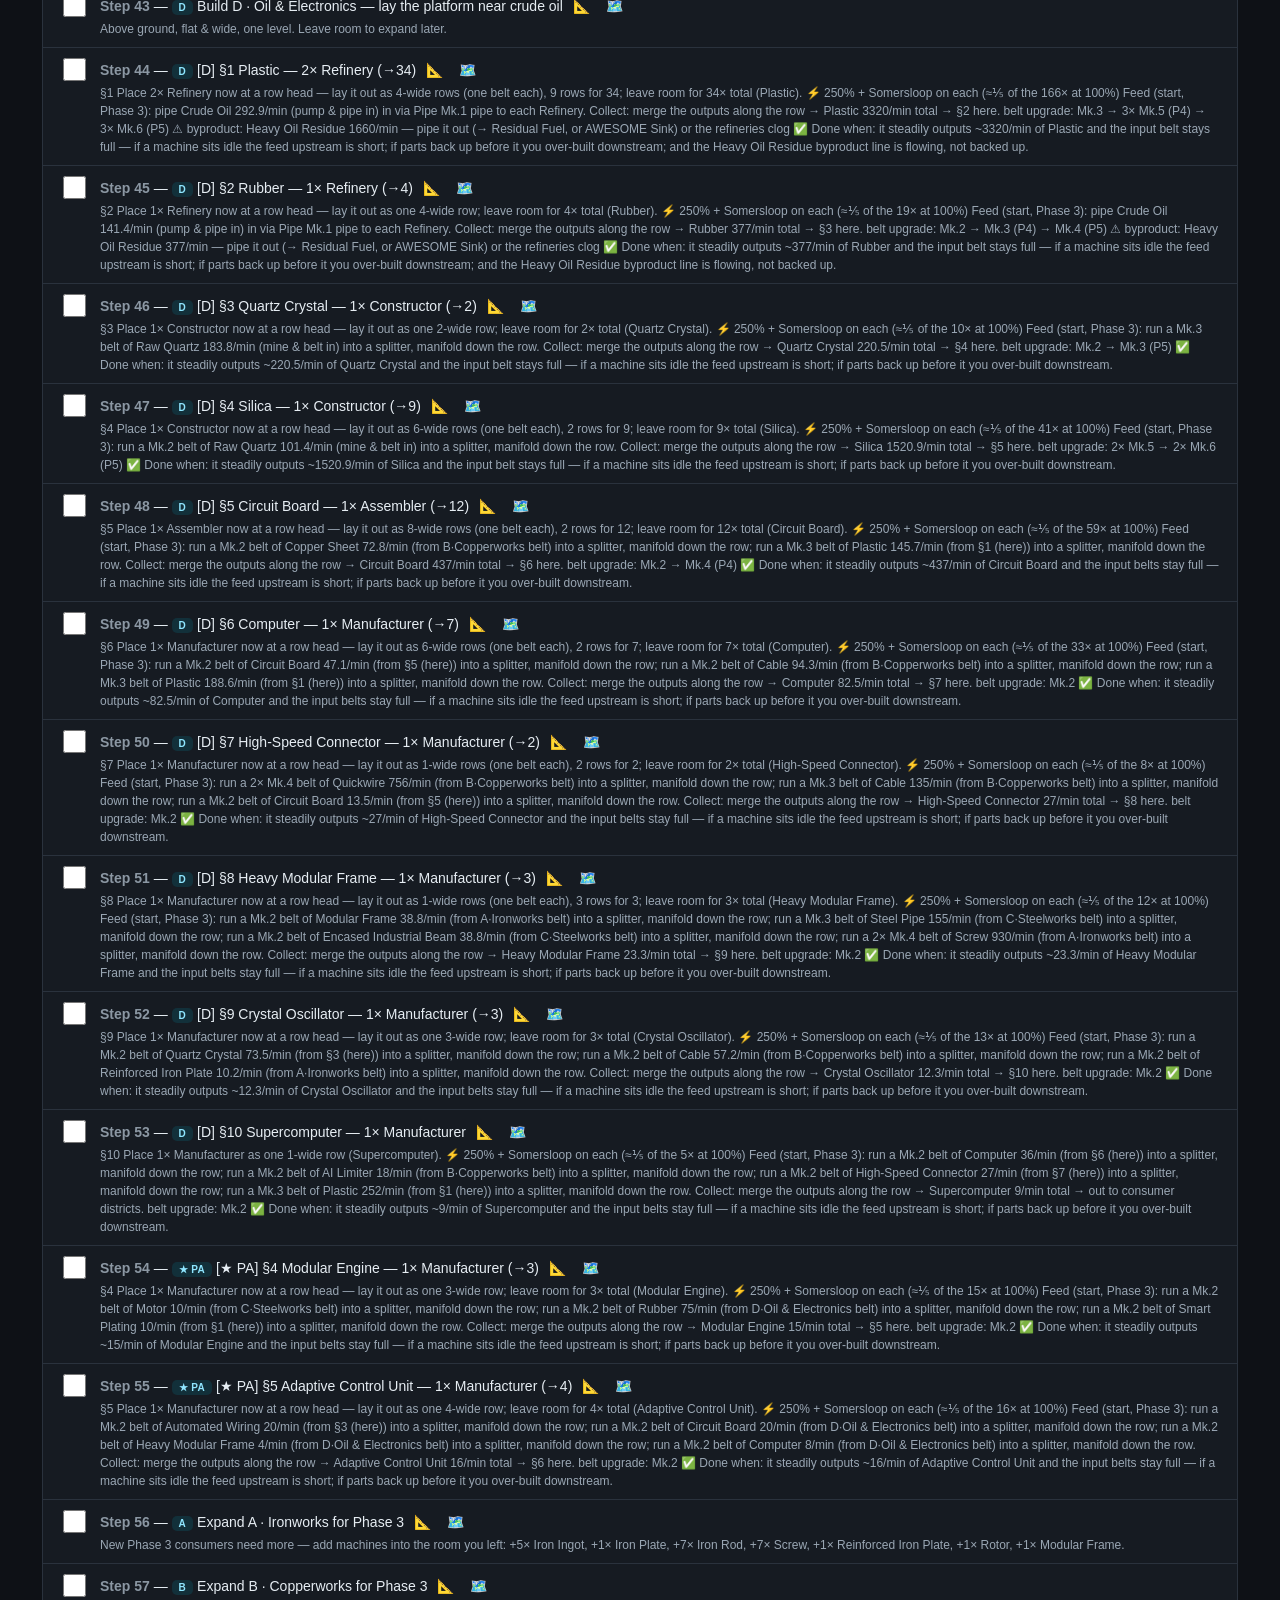
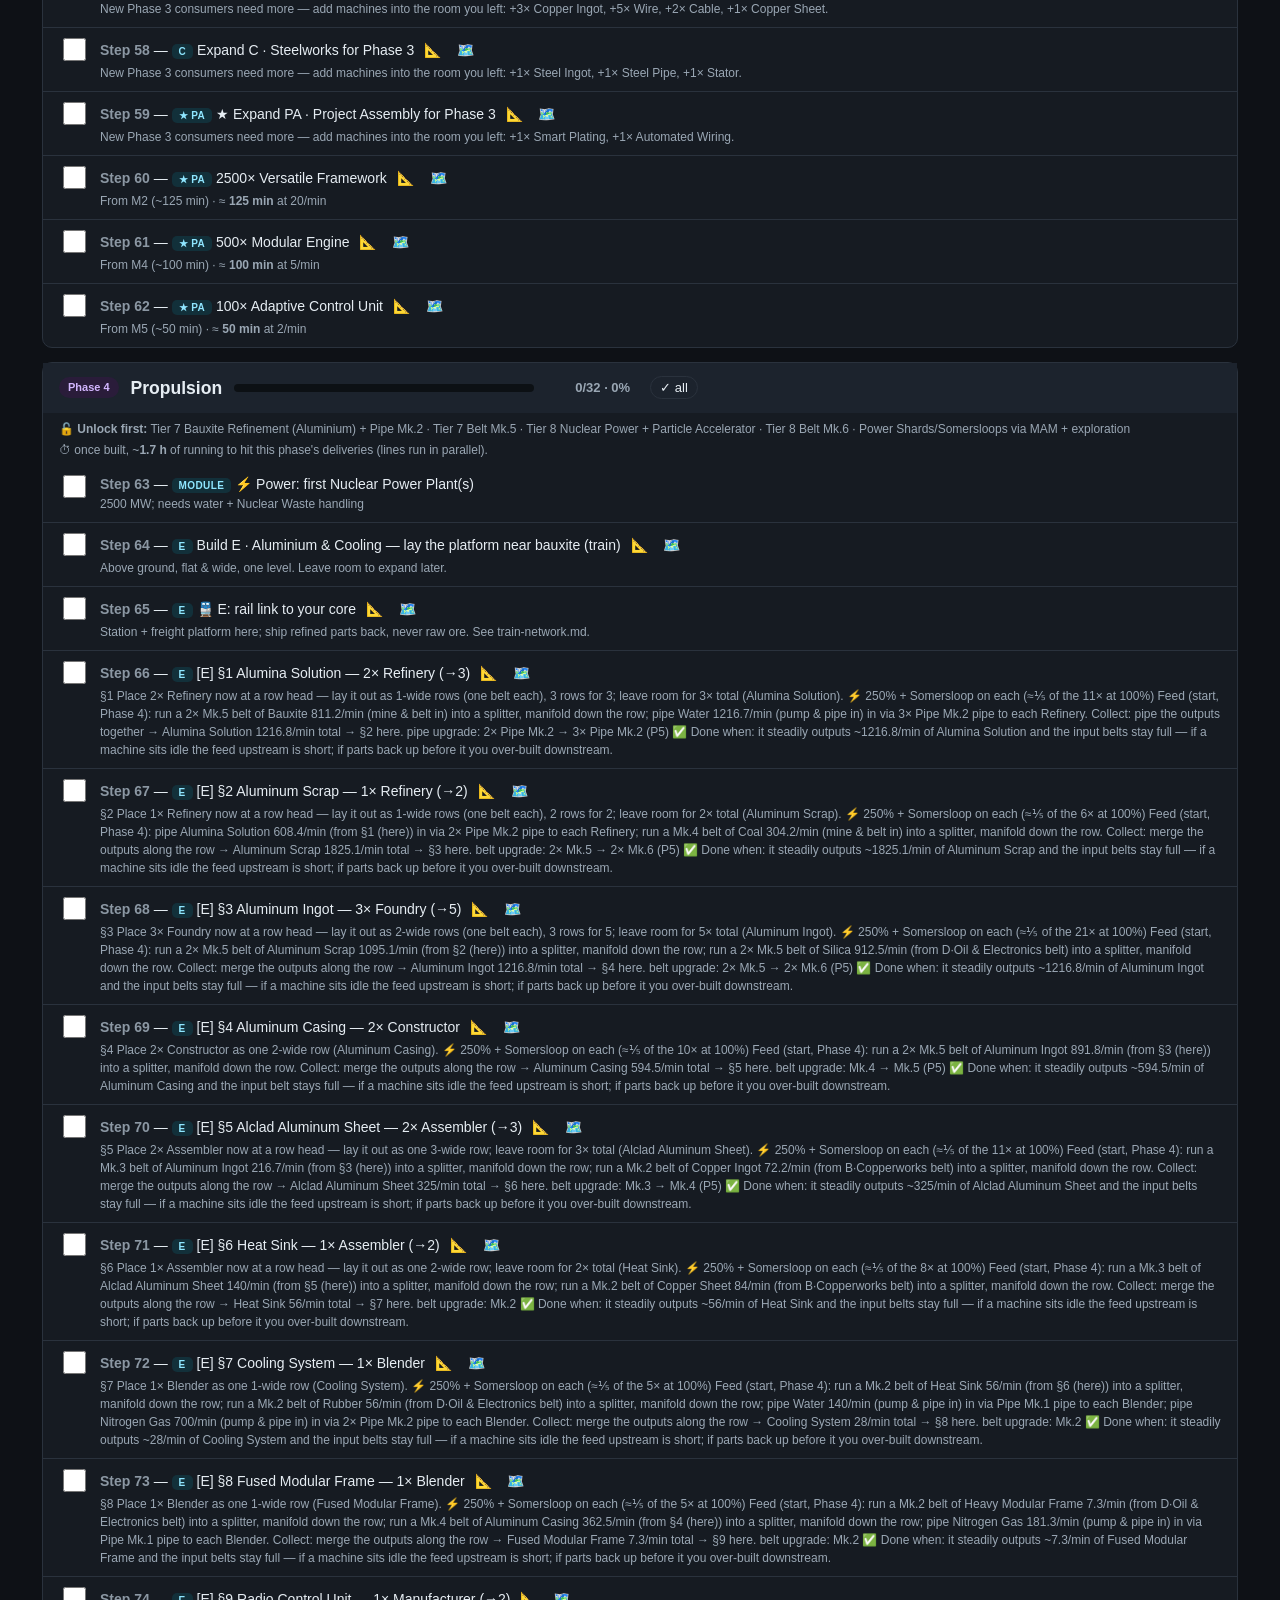
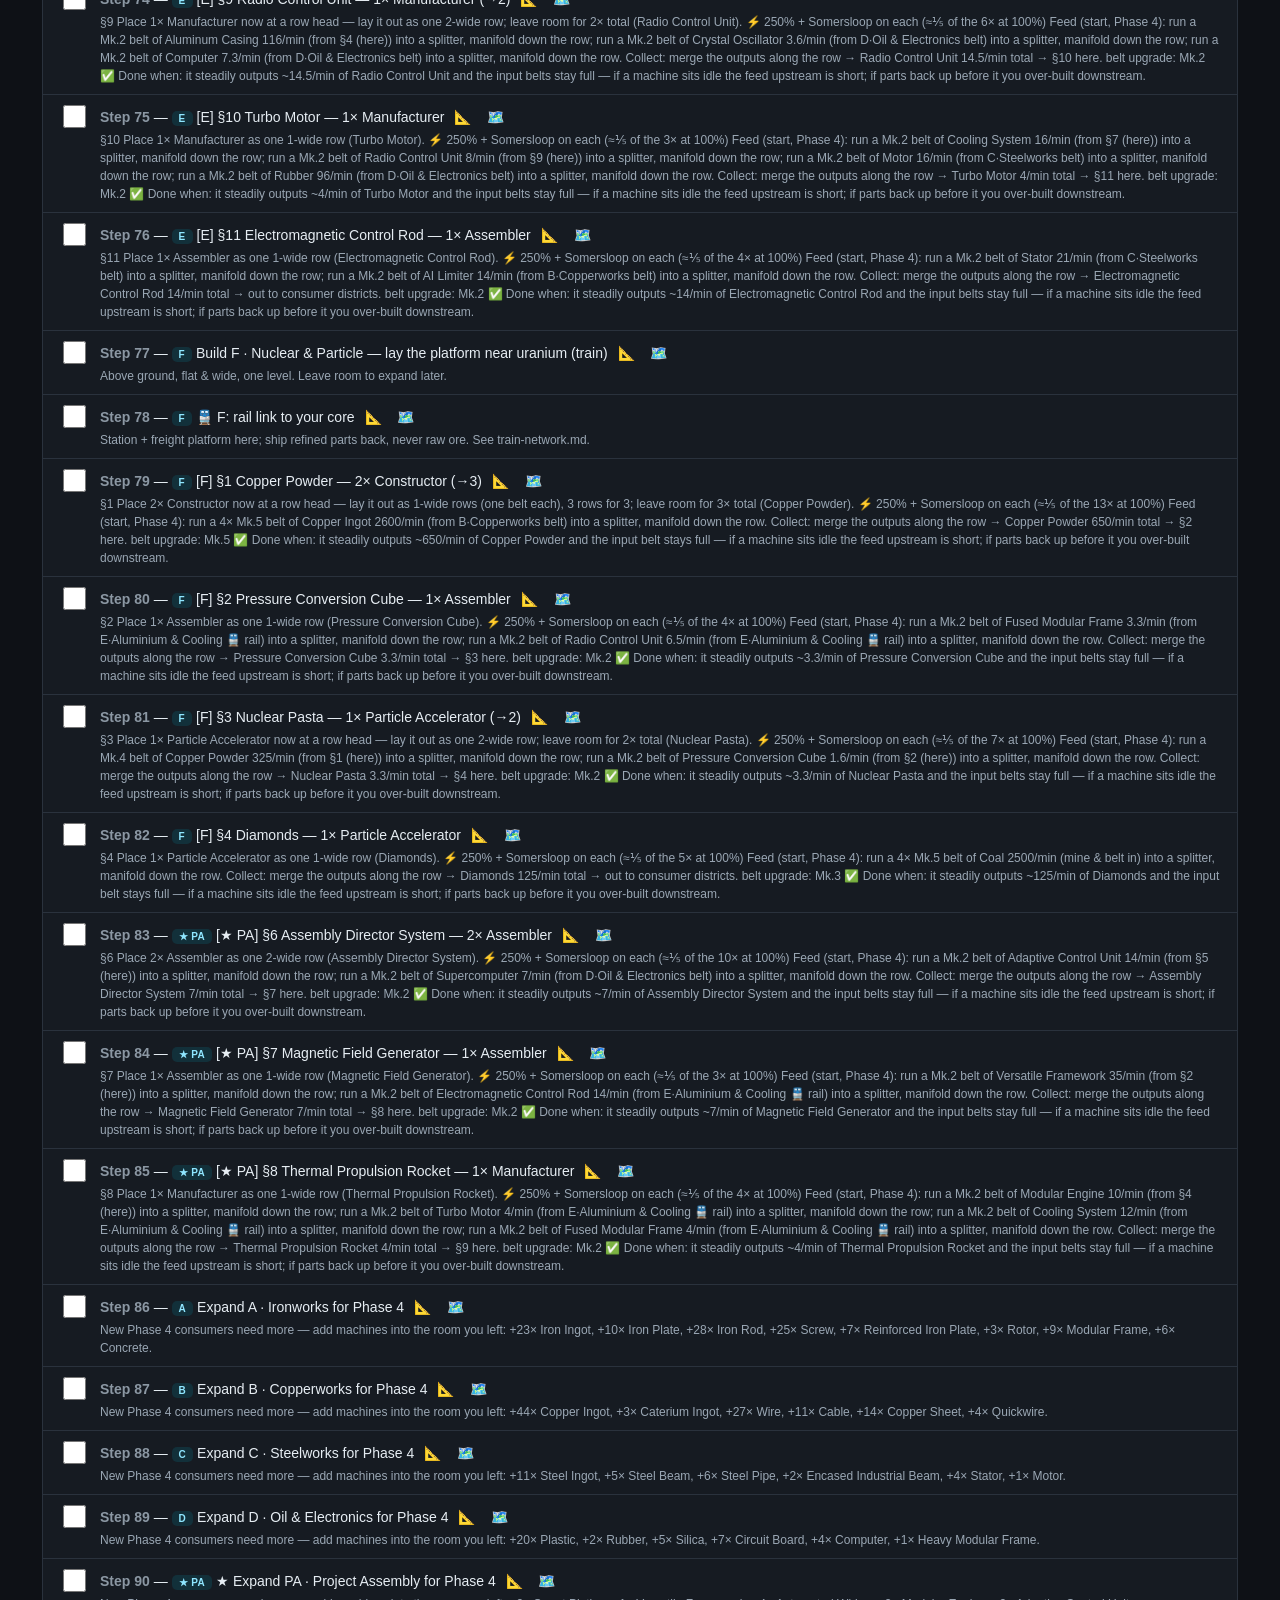
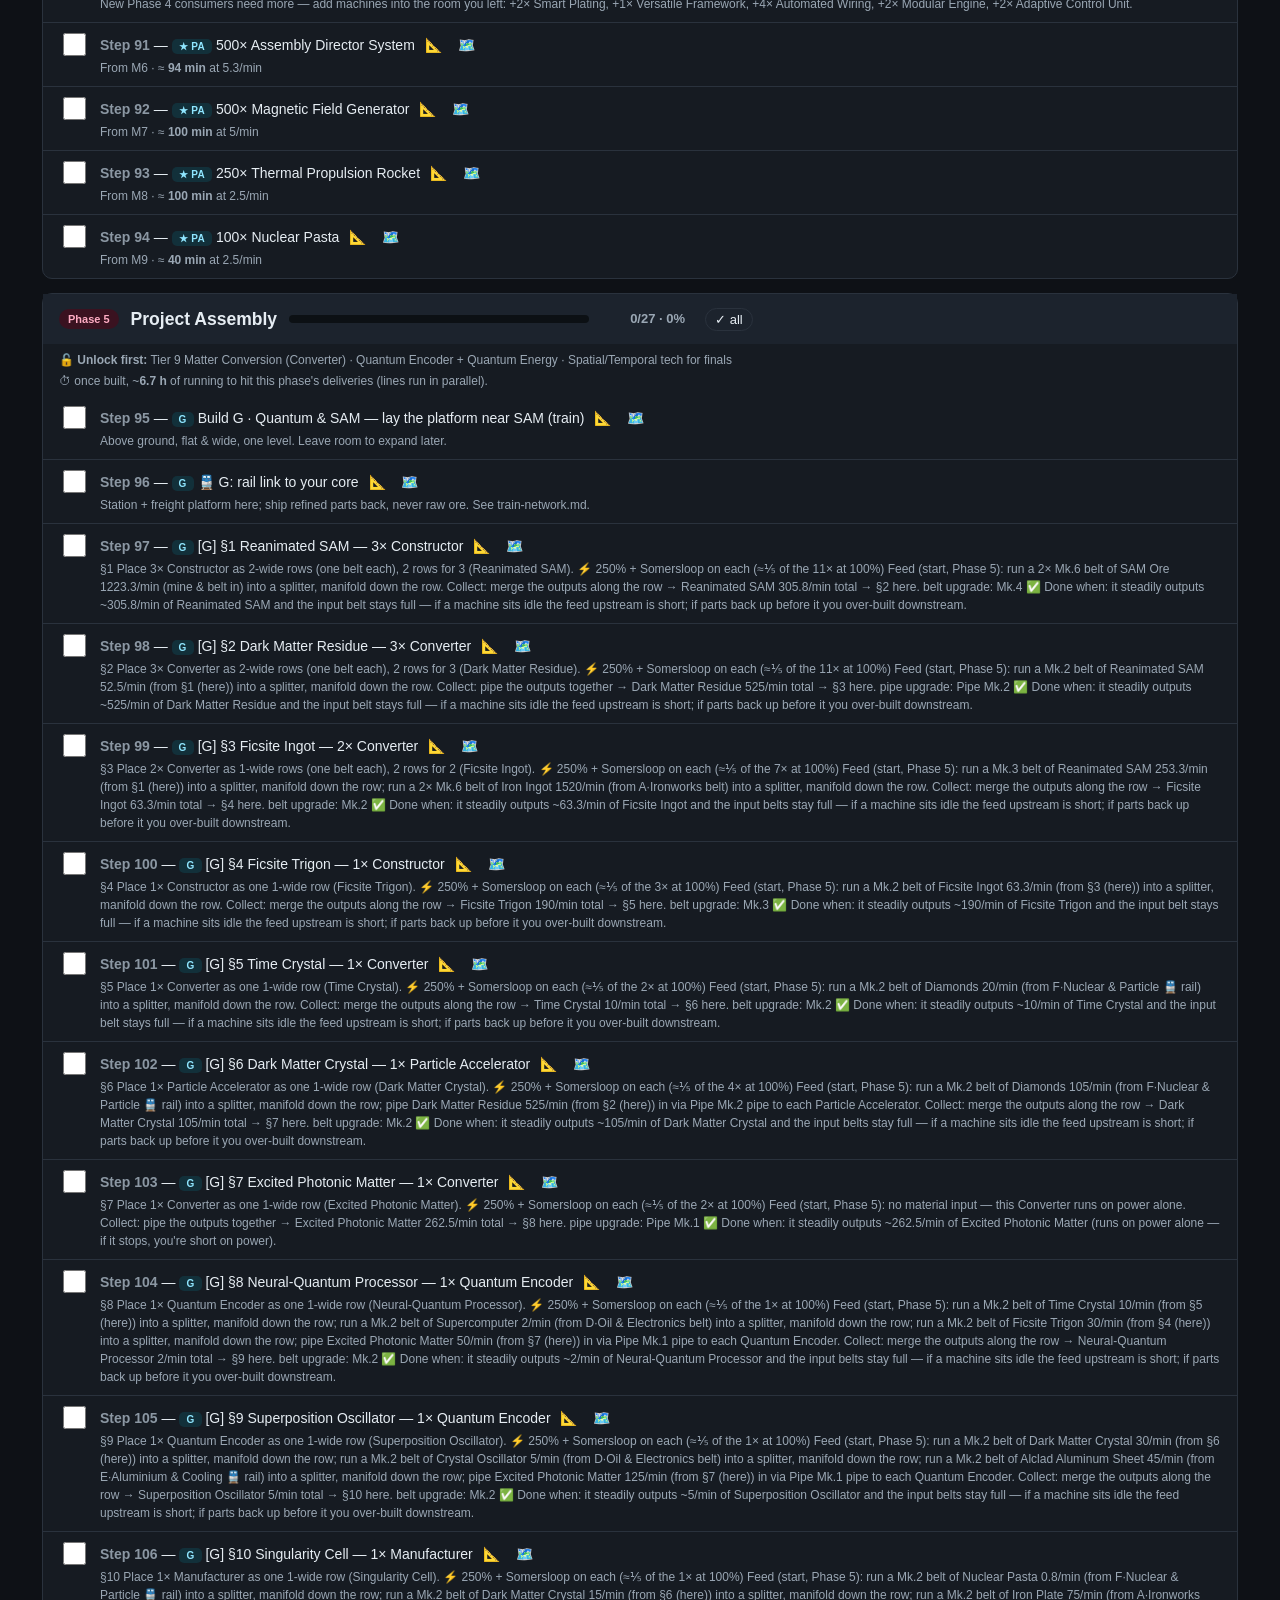
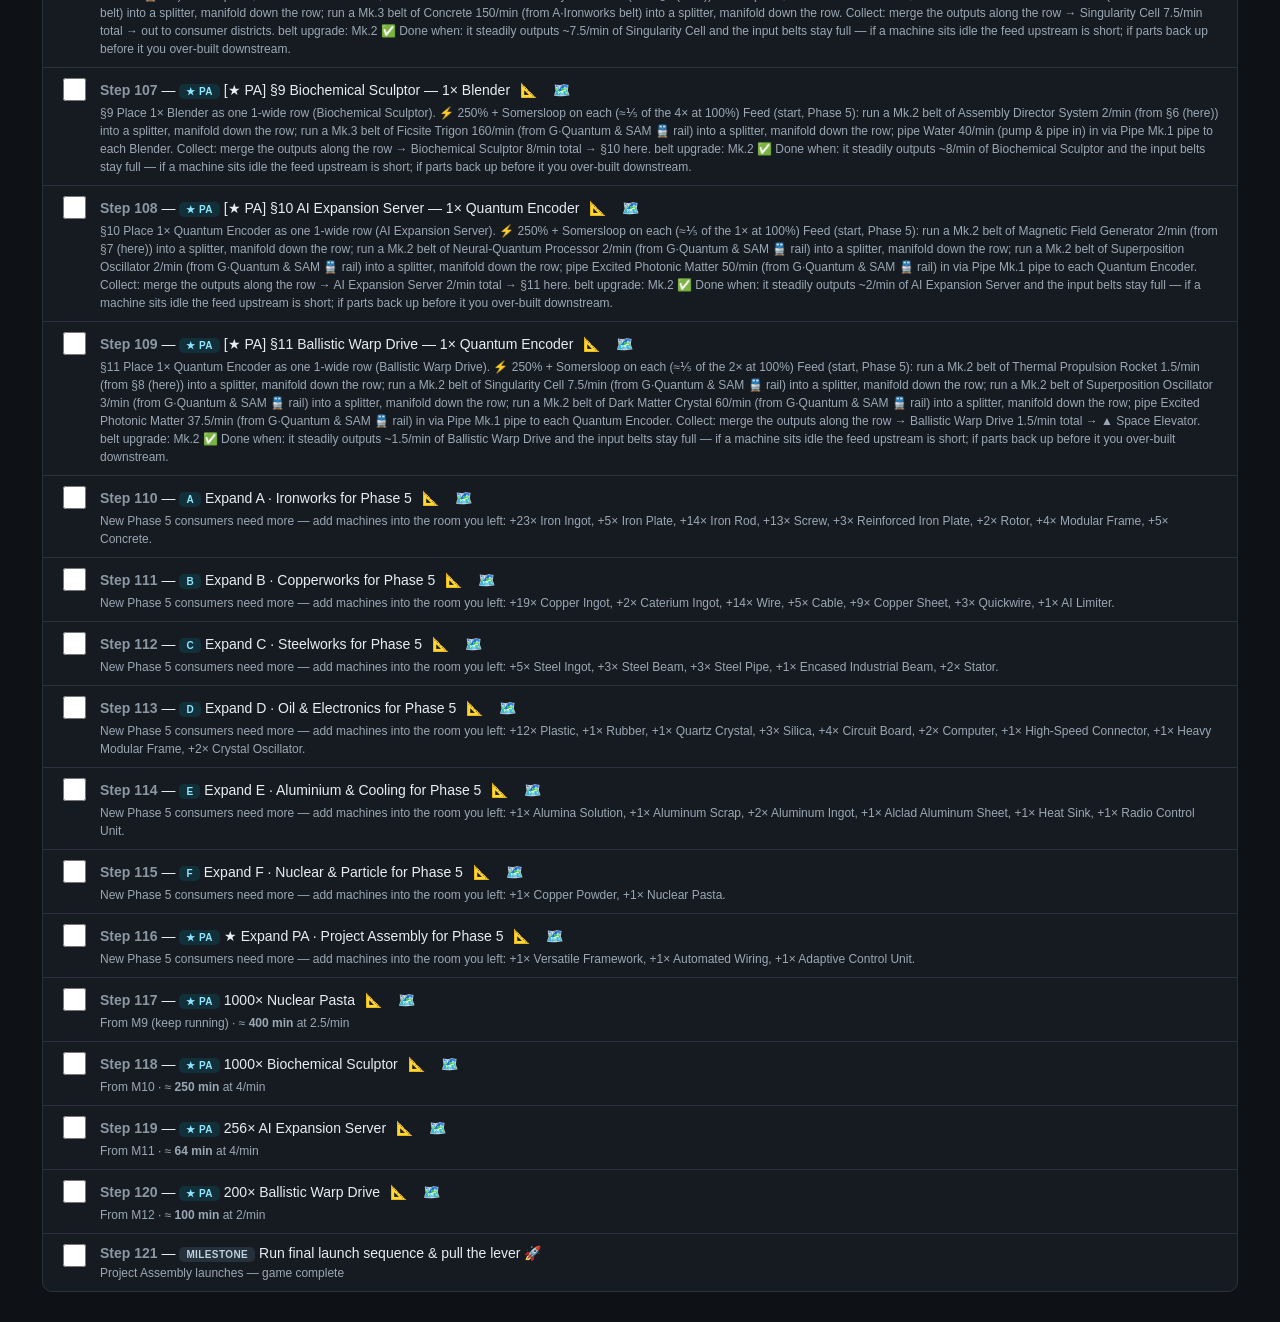
<file: satisfactory/index.html>
<!DOCTYPE html>
<html lang="en">
<head>
<meta charset="utf-8"/>
<meta http-equiv="refresh" content="0; url=factory-network.html"/>
<title>Satisfactory 1.0 — Modular Factory Plan</title>
<style>body{background:#0e1116;color:#e6edf3;font-family:-apple-system,Segoe UI,Roboto,Arial,sans-serif;
  display:flex;min-height:100vh;align-items:center;justify-content:center;margin:0}
a{color:#ff9e3d}</style>
</head>
<body>
<p>Loading the factory plan… if it doesn't open, <a href="factory-network.html">click here</a>.</p>
</body>
</html>
</file>
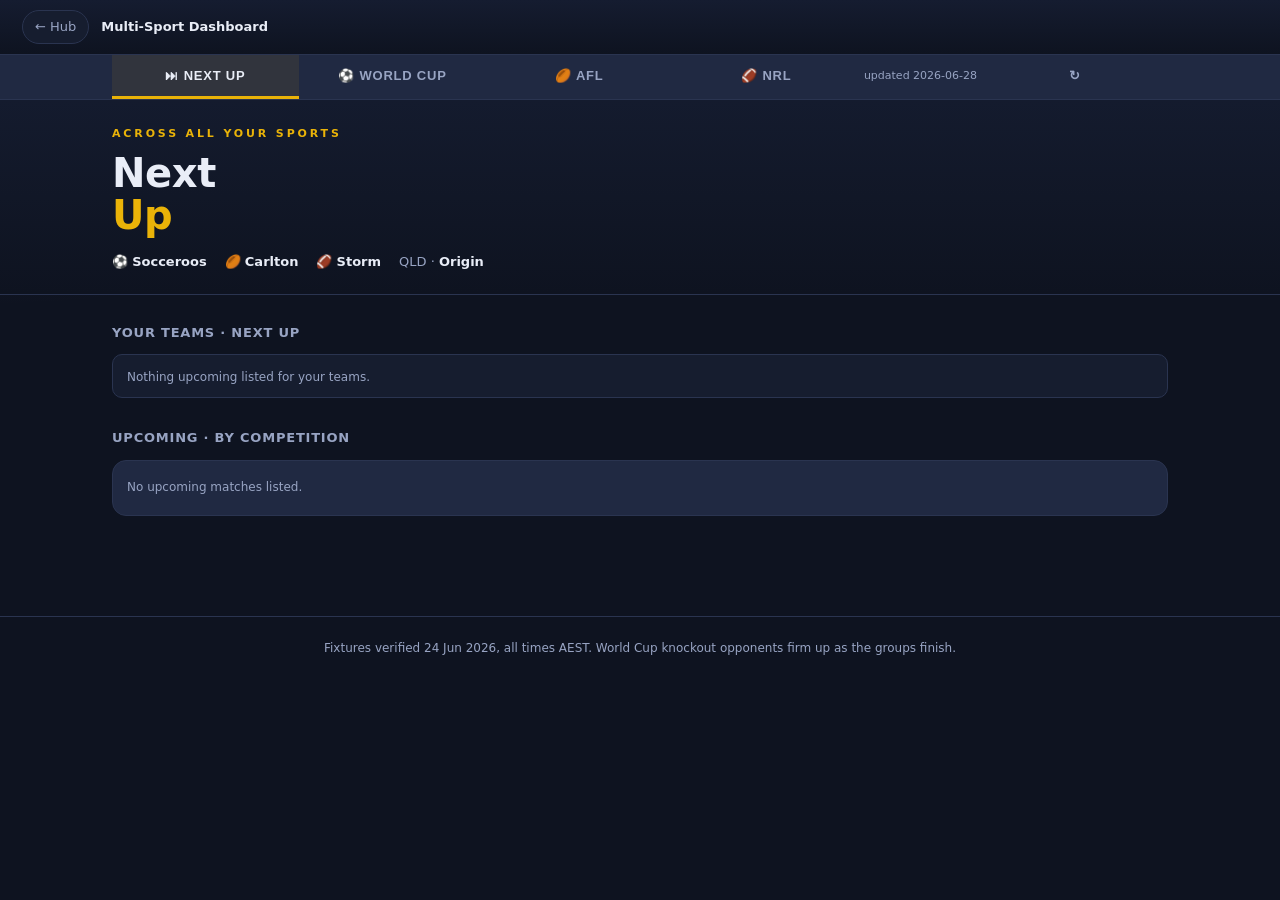
<file: sports/index.html>
<!doctype html>
<html lang="en">
<head>
<meta charset="utf-8" />
<meta name="viewport" content="width=device-width, initial-scale=1" />
<title>Multi-Sport Dashboard</title>
<!-- One level deep, so the shared design system is at ../assets/. -->
<link rel="stylesheet" href="../assets/hub.css" />
<style>
  /* Project styles only. Colours come from hub.css tokens, never hard-coded. */
  .sp-wrap{max-width:var(--maxw);margin:0 auto;padding:0 22px}
  .sp-main{max-width:var(--maxw);margin:0 auto;padding:28px 22px 70px}
  table{width:100%;border-collapse:collapse;font-size:13px}

  /* sport switcher */
  .sportbar{background:var(--panel2);border-bottom:1px solid var(--line);position:sticky;top:0;z-index:60}
  .sportbar .sp-wrap{display:flex;gap:0;align-items:center}
  .upd-stamp{margin-left:auto;font-size:11px;color:var(--muted);padding:0 4px;white-space:nowrap}
  .refresh-btn{background:none;border:none;color:var(--muted);font-size:15px;cursor:pointer;padding:12px 16px;line-height:1}
  .refresh-btn:hover{color:var(--accent)}
  .refresh-btn:disabled{opacity:.5;cursor:default}
  .refresh-btn.spin{display:inline-block;animation:spin .8s linear infinite}
  @keyframes spin{to{transform:rotate(360deg)}}
  .sportbar button{flex:1;background:none;border:none;color:var(--muted);padding:13px 10px;
    font-size:13px;font-weight:700;letter-spacing:.06em;text-transform:uppercase;cursor:pointer;
    border-bottom:3px solid transparent;transition:.18s}
  .sportbar button:hover{color:var(--text);background:rgba(255,255,255,.04)}
  .sportbar button.active{color:var(--text);border-bottom-color:var(--yellow);background:rgba(234,179,8,.08)}
  .sport-panel{display:none}
  .sport-panel.active{display:block}

  /* hero / panel headers */
  header.hero,header.au-head{background:linear-gradient(180deg,#141b2e,var(--bg));
    border-bottom:1px solid var(--line);padding:26px 0 22px}
  .eyebrow{font-size:11px;letter-spacing:.26em;text-transform:uppercase;color:var(--yellow);font-weight:700;margin-bottom:10px}
  header.hero h1,header.au-head h1{font-size:clamp(26px,5vw,40px);font-weight:800;letter-spacing:-.01em;line-height:1.05;margin:0}
  header.hero h1 span{display:block;color:var(--yellow)}
  header.au-head h1 span{color:var(--yellow)}
  .hero-meta{display:flex;flex-wrap:wrap;gap:18px;margin-top:16px;font-size:13px;color:var(--muted)}
  .hero-meta b{color:var(--text);font-weight:700}

  /* tabs */
  nav.tabs{position:sticky;top:44px;z-index:50;background:var(--panel);border-bottom:1px solid var(--line)}
  nav.tabs .sp-wrap{display:flex;gap:4px;overflow-x:auto}
  nav.tabs button{background:none;border:none;color:var(--muted);padding:14px 16px;font-size:13px;font-weight:600;
    cursor:pointer;letter-spacing:.03em;text-transform:uppercase;white-space:nowrap;border-bottom:3px solid transparent;transition:.18s}
  nav.tabs button:hover{color:var(--text)}
  nav.tabs button.active{color:var(--accent);border-bottom-color:var(--accent)}

  section{display:none}
  section.active{display:block;animation:fade .3s ease}
  @keyframes fade{from{opacity:0;transform:translateY(6px)}to{opacity:1;transform:none}}
  .sec-head{margin-bottom:20px}
  .sec-head h2{font-size:22px;font-weight:800;letter-spacing:-.01em;margin:0}
  .sec-head p{color:var(--muted);font-size:13.5px;margin:4px 0 0}
  .sec-head p b{color:var(--text)}

  /* groups */
  .group-grid{display:grid;grid-template-columns:repeat(auto-fill,minmax(320px,1fr));gap:16px}
  .group{background:var(--panel);border-radius:var(--radius);border:1px solid var(--line);overflow:hidden}
  .group h3{background:var(--panel2);color:var(--text);padding:11px 16px;font-size:13px;letter-spacing:.1em;
    text-transform:uppercase;display:flex;justify-content:space-between;align-items:center;margin:0}
  .group h3 .pill{background:var(--yellow);color:var(--black);font-size:10px;font-weight:800;padding:3px 8px;border-radius:999px;letter-spacing:.04em}
  .standings td,.standings th{padding:8px 14px;text-align:center}
  .standings th{font-size:10px;color:var(--muted);text-transform:uppercase;letter-spacing:.06em;font-weight:700;border-bottom:1px solid var(--line)}
  .standings td:first-child,.standings th:first-child{text-align:left;font-weight:600}
  .standings tbody tr:not(:last-child) td{border-bottom:1px solid var(--line)}
  .standings tr.q td:first-child{box-shadow:inset 3px 0 0 var(--green)}
  .matches{padding:4px 0 8px;border-top:1px solid var(--line);background:rgba(0,0,0,.15)}
  .matches .m{display:flex;align-items:center;justify-content:space-between;padding:7px 16px;font-size:12.5px;gap:8px}
  .matches .m .teams{flex:1;color:var(--muted)}
  .matches .m .score{font-weight:800;font-variant-numeric:tabular-nums;color:var(--text);background:var(--panel2);
    border-radius:6px;padding:2px 9px;min-width:46px;text-align:center}
  .matches .m .score.tbd{background:none;color:var(--muted);font-weight:600}
  .badge{font-size:9px;font-weight:800;padding:2px 6px;border-radius:999px;letter-spacing:.04em;margin-left:6px;vertical-align:middle}
  .badge.q{background:#103226;color:#7ee2b8;border:1px solid #1d5742}
  .badge.e{background:#2a1414;color:#ffb4b4;border:1px solid #532}

  /* schedule */
  .day{margin-bottom:20px}
  .day .date{font-size:12px;font-weight:800;letter-spacing:.05em;text-transform:uppercase;color:var(--accent);
    border-bottom:1px solid var(--line);padding-bottom:6px;margin-bottom:6px}
  .fixt{display:grid;grid-template-columns:56px 1fr auto;gap:12px;align-items:center;padding:8px 10px;border-radius:8px;font-size:13px}
  .fixt:nth-child(even){background:var(--panel)}
  .fixt .grp{font-size:10px;font-weight:800;color:var(--muted);letter-spacing:.05em}
  .fixt .mt{font-weight:600}
  .fixt .mt .res{color:var(--green);font-weight:800;font-variant-numeric:tabular-nums}
  .fixt .ven{font-size:11px;color:var(--muted);text-align:right}

  /* title odds */
  .odds-grid{display:grid;grid-template-columns:repeat(auto-fill,minmax(220px,1fr));gap:10px}
  .odd{background:var(--panel);border:1px solid var(--line);border-radius:var(--radius);padding:13px 15px;display:flex;align-items:center;gap:14px}
  .odd .rk{font-size:18px;font-weight:800;color:var(--line);width:30px;font-variant-numeric:tabular-nums}
  .odd.fav .rk{color:var(--yellow)}
  .odd .nm{flex:1;font-weight:700;font-size:14px}
  .odd .val{font-weight:800;font-size:14px;color:var(--accent);font-variant-numeric:tabular-nums;background:var(--panel2);border-radius:6px;padding:3px 9px}
  .note{background:var(--panel);border-left:3px solid var(--yellow);padding:13px 16px;border-radius:8px;font-size:13px;color:var(--muted);margin-bottom:20px}
  .note b{color:var(--text)}

  /* bracket */
  .bracket-scroll{overflow-x:auto;padding-bottom:16px}
  .bracket{display:flex;gap:24px;min-width:760px}
  .round{display:flex;flex-direction:column;gap:12px;justify-content:space-around;flex:1;min-width:170px}
  .round h4{font-size:11px;text-transform:uppercase;letter-spacing:.1em;color:var(--muted);font-weight:800;text-align:center;margin:0 0 4px}
  .tie{background:var(--panel);border:1px solid var(--line);border-radius:10px;padding:10px 12px;font-size:12px}
  .tie .mno{font-size:9px;color:var(--yellow);font-weight:800;letter-spacing:.08em;margin-bottom:4px}
  .tie .side{padding:2px 0;color:var(--text);font-weight:600}
  .tie.final{border-color:var(--yellow);border-width:2px}

  /* upcoming odds */
  .up-day{margin-bottom:18px}
  .up-day .date{font-size:12px;font-weight:800;letter-spacing:.05em;text-transform:uppercase;color:var(--accent);
    border-bottom:1px solid var(--line);padding-bottom:6px;margin-bottom:6px}
  .up-row{display:grid;grid-template-columns:1fr 150px;gap:12px;align-items:center;padding:9px 10px;border-radius:8px}
  .up-row:nth-child(even){background:var(--panel)}
  .up-row .mu{font-weight:700;font-size:14px}
  .up-row .mu .grp{font-size:10px;color:var(--muted);font-weight:800;margin-right:6px}
  .up-row .mu .tm{font-size:11px;color:var(--muted);font-weight:600;display:block;margin-top:2px}
  .up-row .mu .tm b{color:var(--accent)}
  .up-row .odds3{display:flex;gap:5px}
  .up-row .odds3 .o{flex:1;text-align:center;background:var(--panel2);border-radius:6px;padding:5px 4px;font-size:12px;
    font-weight:800;font-variant-numeric:tabular-nums;color:var(--text)}
  .up-row .odds3 .o.fav{background:var(--green);color:var(--black)}
  .up-row .odds3 .o b{display:block;font-size:8px;color:var(--muted);font-weight:700;letter-spacing:.06em}
  .up-row .odds3 .o.fav b{color:rgba(0,0,0,.6)}

  /* third place */
  .third-wrap{background:var(--panel);border:1px solid var(--line);border-radius:var(--radius);overflow:hidden}
  .third-wrap th,.third-wrap td{padding:10px 14px;text-align:center}
  .third-wrap th{font-size:10px;color:var(--muted);text-transform:uppercase;letter-spacing:.06em;font-weight:700;
    border-bottom:1px solid var(--line);background:var(--panel2)}
  .third-wrap td:first-child,.third-wrap th:first-child{text-align:left;font-weight:700}
  .third-wrap tbody tr:not(:last-child) td{border-bottom:1px solid var(--line)}
  .third-wrap tr.in td{box-shadow:inset 3px 0 0 var(--green)}
  .third-wrap tr.out td:first-child{color:var(--muted)}
  .third-wrap tr.pending td{opacity:.5}
  .legend{display:flex;gap:18px;margin-top:12px;font-size:12px;color:var(--muted);flex-wrap:wrap}
  .legend span{display:flex;align-items:center;gap:6px}
  .legend i{width:14px;height:14px;border-radius:3px;display:inline-block}

  /* ladders (AFL/NRL) */
  .ladder-wrap{background:var(--panel);border:1px solid var(--line);border-radius:var(--radius);overflow:hidden}
  .ladder-wrap th,.ladder-wrap td{padding:9px 12px;text-align:center}
  .ladder-wrap th{font-size:10px;color:var(--muted);text-transform:uppercase;letter-spacing:.05em;font-weight:700;
    border-bottom:1px solid var(--line);background:var(--panel2)}
  .ladder-wrap td:nth-child(2),.ladder-wrap th:nth-child(2){text-align:left;font-weight:600}
  .ladder-wrap tbody tr:not(:last-child) td{border-bottom:1px solid var(--line)}
  .ladder-wrap tr.top td{box-shadow:inset 3px 0 0 var(--green)}
  .ladder-wrap tr.mine td{background:rgba(234,179,8,.10)}
  .ladder-wrap tr.mine td:nth-child(2){font-weight:800;color:var(--yellow)}
  .ladder-wrap tr.cut td{border-bottom:2px solid var(--yellow)}
  .rk-num{color:var(--muted);font-weight:700;font-variant-numeric:tabular-nums}

  /* focus card */
  .focus{background:var(--panel);border:1px solid var(--line);border-left:4px solid var(--yellow);
    border-radius:var(--radius);padding:18px 20px;margin-bottom:18px}
  .focus h3{font-size:18px;font-weight:800;margin:0 0 4px}
  .focus .sub{font-size:12.5px;color:var(--muted);margin-bottom:14px}
  .focus .stats{display:flex;flex-wrap:wrap;gap:20px;margin-bottom:14px}
  .focus .stat{font-size:12px;color:var(--muted)}
  .focus .stat b{display:block;font-size:20px;color:var(--text);font-weight:800;font-variant-numeric:tabular-nums}
  .focus .form{display:flex;gap:5px;align-items:center}
  .focus .form .f{width:24px;height:24px;border-radius:6px;font-size:11px;font-weight:800;color:#fff;
    display:flex;align-items:center;justify-content:center}
  .focus .form .f.W{background:var(--green)}
  .focus .form .f.L{background:var(--red)}
  .focus .form .f.D{background:var(--muted)}
  .focus .next{margin-top:14px;padding-top:14px;border-top:1px solid var(--line);font-size:13px}
  .focus .next .tag{font-size:10px;font-weight:800;color:var(--yellow);letter-spacing:.08em;text-transform:uppercase;display:block;margin-bottom:4px}
  .focus .next b{font-weight:800}

  /* AU fixtures */
  .au-fixt{display:grid;grid-template-columns:1fr auto;gap:12px;align-items:center;padding:9px 10px;border-radius:8px;font-size:13.5px}
  .au-fixt:nth-child(even){background:var(--panel)}
  .au-fixt .mt{font-weight:600}
  .au-fixt .mt .res{color:var(--green);font-weight:800;font-variant-numeric:tabular-nums}
  .au-fixt .when{font-size:11px;color:var(--muted);text-align:right;white-space:nowrap}
  .au-fixt .when b{color:var(--accent);display:block}

  /* origin */
  .origin-hero{background:var(--panel2);border:1px solid var(--line);border-radius:var(--radius);padding:24px;margin-bottom:18px;text-align:center}
  .origin-hero .series{font-size:12px;letter-spacing:.18em;text-transform:uppercase;color:var(--yellow);font-weight:800;margin-bottom:10px}
  .origin-hero .score{font-size:38px;font-weight:800;letter-spacing:-.02em;display:flex;align-items:center;justify-content:center;gap:18px}
  .origin-hero .score .v{font-size:16px;color:var(--muted);font-weight:600}
  .origin-hero .score .t{display:flex;flex-direction:column;gap:2px}
  .origin-hero .score .t small{font-size:11px;font-weight:700;letter-spacing:.1em;color:var(--muted)}
  .origin-hero .state{margin-top:12px;font-size:13px;color:var(--muted);font-weight:600}
  .og-game{background:var(--panel);border:1px solid var(--line);border-radius:var(--radius);padding:16px 18px;margin-bottom:12px}
  .og-game.win{border-left:4px solid var(--green)}
  .og-game.loss{border-left:4px solid var(--red)}
  .og-game.upcoming{border-left:4px solid var(--yellow)}
  .og-game .gh{display:flex;justify-content:space-between;align-items:baseline;margin-bottom:8px}
  .og-game .gh .gn{font-size:11px;font-weight:800;color:var(--muted);letter-spacing:.06em;text-transform:uppercase}
  .og-game .gh .gv{font-size:11px;color:var(--muted)}
  .og-game .gsc{font-size:20px;font-weight:800;margin-bottom:8px}
  .og-game .gsc .qld{color:var(--yellow)}
  .og-game .gsc .nsw{color:var(--accent)}
  .og-game .gsc .win-tag{font-size:10px;font-weight:800;padding:2px 7px;border-radius:999px;margin-left:8px;letter-spacing:.04em}
  .og-game .gsc .win-tag.qld{background:rgba(234,179,8,.15);color:var(--yellow)}
  .og-game .gsc .win-tag.nsw{background:rgba(110,168,254,.15);color:var(--accent)}
  .og-game .scorers{font-size:12px;color:var(--muted);line-height:1.6}
  .og-game .scorers b{color:var(--text)}

  /* path to glory gates */
  .path-intro{background:var(--panel);border-left:3px solid var(--yellow);padding:14px 18px;border-radius:8px;font-size:13px;color:var(--muted);margin-bottom:20px}
  .path-intro b{color:var(--text)}
  .gates{position:relative;padding-left:4px}
  .gate{position:relative;background:var(--panel);border:1px solid var(--line);border-radius:var(--radius);margin-bottom:0;overflow:hidden}
  .gate-row{display:flex;align-items:stretch}
  .gate-spine{width:56px;flex-shrink:0;display:flex;flex-direction:column;align-items:center;justify-content:flex-start;padding-top:16px;position:relative}
  .gate-spine .node{width:30px;height:30px;border-radius:50%;display:flex;align-items:center;justify-content:center;font-size:14px;font-weight:800;z-index:2;flex-shrink:0;border:2px solid}
  .gate.passed .node{background:var(--green);border-color:var(--green);color:#08130d}
  .gate.current .node{background:var(--yellow);border-color:var(--yellow);color:var(--black);box-shadow:0 0 0 4px rgba(234,179,8,.22);animation:gatepulse 2s infinite}
  @keyframes gatepulse{0%{box-shadow:0 0 0 0 rgba(234,179,8,.32)}70%{box-shadow:0 0 0 8px rgba(234,179,8,0)}100%{box-shadow:0 0 0 0 rgba(234,179,8,0)}}
  .gate.locked .node{background:var(--panel2);border-color:var(--line);color:var(--muted)}
  .gate.out .node{background:var(--red);border-color:var(--red);color:#fff}
  .gate-connector{position:absolute;top:46px;bottom:-2px;width:3px;background:var(--line);z-index:1}
  .gate.passed .gate-connector{background:var(--green)}
  .gate-body{flex:1;padding:14px 16px 14px 4px}
  .gate-head{display:flex;justify-content:space-between;align-items:baseline;gap:10px;cursor:pointer}
  .gate-stage{font-size:10px;font-weight:800;letter-spacing:.07em;text-transform:uppercase;color:var(--muted)}
  .gate-title{font-size:15px;font-weight:800;margin:2px 0;color:var(--text)}
  .gate.passed .gate-title{color:var(--green)}
  .gate.current .gate-title{color:var(--yellow)}
  .gate.out .gate-title{color:var(--red)}
  .gate-req{font-size:12.5px;color:var(--muted);margin-top:2px}
  .gate-odds{text-align:right;flex-shrink:0}
  .gate-odds .pct{font-size:18px;font-weight:800;font-variant-numeric:tabular-nums;color:var(--text)}
  .gate-odds .pct.lo{color:var(--red)}
  .gate-odds .pct.hi{color:var(--green)}
  .gate-odds small{display:block;font-size:9px;color:var(--muted);text-transform:uppercase;letter-spacing:.06em;font-weight:700}
  .gate-detail{margin-top:0;max-height:0;overflow:hidden;transition:max-height .3s ease;border-top:0 solid var(--line)}
  .gate-detail.open{max-height:600px;border-top:1px solid var(--line);margin-top:12px;padding-top:12px}
  .gate-game{display:flex;justify-content:space-between;align-items:center;gap:10px;padding:8px 0;font-size:13px;border-bottom:1px solid var(--line)}
  .gate-game:last-child{border-bottom:none}
  .gate-game .gm{font-weight:600}
  .gate-game .gm small{display:block;color:var(--muted);font-size:11px;font-weight:500}
  .gate-game .gr{font-weight:800;font-variant-numeric:tabular-nums;flex-shrink:0;background:var(--panel2);border-radius:6px;padding:3px 9px;font-size:12px}
  .gate-game .gr.w{background:rgba(34,197,94,.15);color:var(--green)}
  .gate-game .gr.l{background:rgba(239,68,68,.15);color:var(--red)}
  .gate-game .gr.tbd{background:none;color:var(--yellow);font-weight:800;font-size:11px}
  .gate-tap{font-size:10px;color:var(--yellow);font-weight:700;letter-spacing:.04em;margin-top:6px;display:inline-block}
  .branch-marker{display:flex;align-items:center;gap:10px;margin:2px 0 2px 56px;padding:8px 14px;
    background:linear-gradient(90deg,rgba(234,179,8,.12),transparent);border-left:3px solid var(--yellow);
    border-radius:0 8px 8px 0;font-size:11px;font-weight:700;color:var(--yellow);text-transform:uppercase;letter-spacing:.05em}
  .wall{margin:2px 0 2px 56px;padding:8px 14px;background:rgba(239,68,68,.10);border-left:3px solid var(--red);
    border-radius:0 8px 8px 0;font-size:11px;font-weight:700;color:var(--red);text-transform:uppercase;letter-spacing:.05em}

  /* per-panel footer + load error */
  .sp-foot{border-top:1px solid var(--line);padding:22px;font-size:12px;color:var(--muted);text-align:center}
  .sp-foot a{color:var(--accent)}
  .loaderr{color:#ffb4b4;background:#2a1414;border:1px solid #532;padding:14px;border-radius:10px;margin:20px auto;max-width:var(--maxw)}

  /* ===== cross-sport Next Up panel ===== */
  .nx-section{margin-bottom:30px}
  .nx-section>h3{font-size:13px;text-transform:uppercase;letter-spacing:.06em;color:var(--muted);margin:0 0 12px;font-weight:800}
  .nx-list{display:flex;flex-direction:column;gap:8px}
  .nx-row{display:flex;align-items:center;gap:12px;background:var(--panel);border:1px solid var(--line);border-radius:10px;padding:11px 14px}
  .nx-row.mine{border-left:3px solid var(--yellow)}
  .nx-ico{font-size:20px;flex-shrink:0;width:26px;text-align:center}
  .nx-body{flex:1;min-width:0}
  .nx-match{font-weight:700;font-size:14px;color:var(--text)}
  .nx-sub{font-size:12px;color:var(--muted);margin-top:2px}
  .nx-when{font-size:12px;font-weight:800;color:var(--accent);text-align:right;flex-shrink:0;white-space:nowrap}
  .nx-comps{display:grid;grid-template-columns:repeat(auto-fit,minmax(290px,1fr));gap:16px}
  .nx-comp{background:var(--panel2);border:1px solid var(--line);border-radius:var(--radius);padding:6px 14px 10px}
  .nx-comp h4{margin:0;padding:10px 0;font-size:13px;color:var(--text);border-bottom:1px solid var(--line)}
  .nx-comp .nx-row{background:none;border:0;border-bottom:1px solid var(--line);border-radius:0;padding:9px 0}
  .nx-comp .nx-row:last-child{border-bottom:0}

  @media(max-width:560px){
    .fixt{grid-template-columns:48px 1fr;gap:8px}
    .fixt .ven{display:none}
    .hero-meta{gap:12px}
    .up-row{grid-template-columns:1fr;gap:8px}
    .nx-when{font-size:11px}
  }
</style>
</head>
<body>
<div class="hubbar">
  <a class="backlink" href="../">← Hub</a>
  <span class="crumb"><b>Multi-Sport Dashboard</b></span>
</div>

<div class="sportbar">
  <div class="sp-wrap">
    <button class="active" data-sport="next">⏭ Next Up</button>
    <button data-sport="wc">⚽ World Cup</button>
    <button data-sport="afl">🏉 AFL</button>
    <button data-sport="nrl">🏈 NRL</button>
    <span id="updStamp" class="upd-stamp"></span>
    <button id="refreshBtn" class="refresh-btn" title="Reload the latest data">↻</button>
  </div>
</div>

<div id="error"></div>

<!-- ===================== NEXT UP PANEL ===================== -->
<div class="sport-panel active" id="sp-next">
  <header class="hero">
    <div class="sp-wrap">
      <div class="eyebrow">Across all your sports</div>
      <h1>Next <span>Up</span></h1>
      <div class="hero-meta">
        <div>⚽ <b>Socceroos</b></div>
        <div>🏉 <b>Carlton</b></div>
        <div>🏈 <b>Storm</b></div>
        <div>QLD · <b>Origin</b></div>
      </div>
    </div>
  </header>
  <main class="sp-main" id="nextUpBox"></main>
  <footer class="sp-foot"><div class="sp-wrap">Fixtures verified 24 Jun 2026, all times AEST. World Cup knockout opponents firm up as the groups finish.</div></footer>
</div><!-- /sp-next -->

<!-- ===================== WORLD CUP PANEL ===================== -->
<div class="sport-panel" id="sp-wc">
  <header class="hero">
    <div class="sp-wrap">
      <div class="eyebrow">United States · Canada · Mexico</div>
      <h1>FIFA World Cup <span>2026</span></h1>
      <div class="hero-meta">
        <div><b>48</b> teams</div>
        <div><b>104</b> matches</div>
        <div><b>16</b> stadiums</div>
        <div>11 Jun → <b>19 Jul</b></div>
        <div>Final · <b>New York / New Jersey</b></div>
      </div>
    </div>
  </header>
  <nav class="tabs">
    <div class="sp-wrap">
      <button class="active" data-t="groups">Groups &amp; Tables</button>
      <button data-t="path">Socceroos Path</button>
      <button data-t="schedule">Full Schedule</button>
      <button data-t="upcoming">Upcoming Odds</button>
      <button data-t="third">3rd-Place Race</button>
      <button data-t="bracket">Knockout Bracket</button>
      <button data-t="odds">Title Odds</button>
    </div>
  </nav>
  <main class="sp-main">
    <section id="groups" class="active">
      <div class="sec-head">
        <h2>Group Stage</h2>
        <p>Top 2 of each group advance, plus the 8 best third-placed teams. Green bar = currently qualifying. Results through 24 June. Groups A, B and C are complete: Mexico, South Africa, Switzerland, Canada, Brazil and Morocco go through, while Czechia and Qatar are out. Colombia have also qualified from Group K. Korea Republic, Bosnia and Scotland sit in the third-placed race. Australia v Paraguay on 25 June decides 2nd in Group D.</p>
      </div>
      <div class="group-grid" id="groupGrid"></div>
    </section>
    <section id="path">
      <div class="sec-head">
        <h2>Socceroos Path to Glory</h2>
        <p>Every gate Australia must pass to go as far as possible. Tap a gate to see the specific games. Percentages are rough survival odds at each stage, compounding as you go deeper.</p>
      </div>
      <div id="pathBox-wc"></div>
    </section>
    <section id="schedule">
      <div class="sec-head">
        <h2>Match Schedule</h2>
        <p>All 104 fixtures, day by day. Results in green where the match has been played.</p>
      </div>
      <div id="schedList"></div>
    </section>
    <section id="upcoming">
      <div class="sec-head">
        <h2>Upcoming Match Odds</h2>
        <p>Win / Draw / Win in decimal (dollar) odds, with Melbourne kickoff times. A $1 stake returns that amount, e.g. $1.61 returns $1.61 total. Lower = more likely. Hand-entered from major books on 24 June (some converted from American lines).</p>
      </div>
      <div id="upcomingList"></div>
    </section>
    <section id="third">
      <div class="sec-head">
        <h2>Third-Place Race</h2>
        <p>The expanded format means the <b>8 best third-placed teams</b> (of 12) advance to the Round of 32. This is the table the big sites bury. Updates as groups finish their games.</p>
      </div>
      <div class="third-wrap" id="thirdTable"></div>
      <div class="legend">
        <span><i style="background:var(--green)"></i> Currently in (top 8)</span>
        <span><i style="background:var(--red)"></i> Currently out</span>
        <span><i style="background:var(--line)"></i> Group not yet complete</span>
      </div>
    </section>
    <section id="bracket">
      <div class="sec-head">
        <h2>Knockout Bracket</h2>
        <p>Round of 32 through the final. Slots fill as group standings finalise on 27 June.</p>
      </div>
      <div class="bracket-scroll"><div class="bracket" id="bracketBox"></div></div>
    </section>
    <section id="odds">
      <div class="sec-head">
        <h2>Title Odds</h2>
        <p>Outright odds to lift the trophy. Indicative pre/early-tournament American-style lines from major books, they move constantly.</p>
      </div>
      <div class="note">Data current through <b>24 June</b>. Twelve teams are through after the Group A to C deciders, including <b>Brazil, Switzerland, Canada, Morocco, South Africa</b> and <b>Colombia</b>; <b>Czechia</b> and <b>Qatar</b> are out. <b>France</b> has overtaken Spain as favourite after a 3-0 win over Iraq, with Argentina (Messi's brace past Austria), Portugal (5-0 v Uzbekistan) and Germany (Undav's 94th-minute winner) all impressing. <b>Australia v Paraguay on 25 June</b> is a straight shootout for second in Group D, both on 3 points behind USA.</div>
      <div class="odds-grid" id="oddsGrid"></div>
    </section>
  </main>
  <footer class="sp-foot">
    <div class="sp-wrap">Static snapshot, updated <span class="upd-date"></span> · fixtures &amp; results via FIFA / Sky / NBC, odds via BetMGM &amp; FanDuel reporting (mid-June 2026).<br>
    For live scores check <a href="https://www.fifa.com/en/tournaments/mens/worldcup/canadamexicousa2026">fifa.com</a>.</div>
  </footer>
</div><!-- /sp-wc -->

<!-- ===================== AFL PANEL ===================== -->
<div class="sport-panel" id="sp-afl">
  <header class="au-head">
    <div class="sp-wrap">
      <div class="eyebrow">Australian Football League · 2026</div>
      <h1>AFL <span>Ladder &amp; Blues</span></h1>
      <div class="hero-meta">
        <div><b>18</b> teams</div>
        <div>Round <b>15</b></div>
        <div>Top 8 → finals</div>
        <div>Your team · <b>Carlton</b></div>
      </div>
    </div>
  </header>
  <nav class="tabs">
    <div class="sp-wrap">
      <button class="active" data-t="afl-focus">Carlton</button>
      <button data-t="afl-path">Path to Finals</button>
      <button data-t="afl-ladder">Full Ladder</button>
      <button data-t="afl-fixtures">Fixtures</button>
    </div>
  </nav>
  <main class="sp-main">
    <section id="afl-focus" class="active">
      <div class="sec-head"><h2>Carlton</h2><p>Your Blues at a glance, current through Round 15.</p></div>
      <div id="aflFocus"></div>
    </section>
    <section id="afl-path">
      <div class="sec-head"><h2>Carlton: Path to Finals</h2><p>The road from 14th to a premiership. Tap a gate for the games. Carlton's reality: they must first climb into the top 8, which is the steepest gate of all.</p></div>
      <div id="pathBox-afl"></div>
    </section>
    <section id="afl-ladder">
      <div class="sec-head"><h2>AFL Ladder</h2><p>After Round 15. Green bar = top 8 (finals places). Gold line marks the 8th-place cut. Carlton highlighted. A dash means the figure is pending re-verification.</p></div>
      <div class="ladder-wrap" id="aflLadder"></div>
    </section>
    <section id="afl-fixtures">
      <div class="sec-head"><h2>Carlton Fixtures</h2><p>Recent results and upcoming games, Melbourne time.</p></div>
      <div id="aflFixtures"></div>
    </section>
  </main>
  <footer class="sp-foot"><div class="sp-wrap">AFL ladder auto-refreshes hourly from Squiggle (squiggle.com.au), updated <span class="upd-date"></span>. Premiership points, for, against and percentage are live. For live scores check <a href="https://www.afl.com.au/ladder">afl.com.au</a>.</div></footer>
</div><!-- /sp-afl -->

<!-- ===================== NRL PANEL ===================== -->
<div class="sport-panel" id="sp-nrl">
  <header class="au-head">
    <div class="sp-wrap">
      <div class="eyebrow">National Rugby League · 2026</div>
      <h1>NRL <span>Ladder, Storm &amp; Origin</span></h1>
      <div class="hero-meta">
        <div><b>17</b> teams</div>
        <div>Round <b>16</b></div>
        <div>Your team · <b>Storm</b></div>
        <div>Origin · <b>QLD</b></div>
      </div>
    </div>
  </header>
  <nav class="tabs">
    <div class="sp-wrap">
      <button class="active" data-t="nrl-origin">State of Origin</button>
      <button data-t="nrl-path">Storm Path</button>
      <button data-t="nrl-focus">Storm</button>
      <button data-t="nrl-ladder">Full Ladder</button>
      <button data-t="nrl-fixtures">Fixtures</button>
    </div>
  </nav>
  <main class="sp-main">
    <section id="nrl-origin" class="active">
      <div class="sec-head"><h2>State of Origin 2026</h2><p>Best-of-three, QLD Maroons vs NSW Blues. You back Queensland.</p></div>
      <div id="originBox"></div>
    </section>
    <section id="nrl-path">
      <div class="sec-head"><h2>Storm: Path to the Premiership</h2><p>Melbourne's road from 11th. The wall is the same as Carlton's: claw into the top 8 first. Tap a gate for the games and odds.</p></div>
      <div id="pathBox-nrl"></div>
    </section>
    <section id="nrl-focus">
      <div class="sec-head"><h2>Melbourne Storm</h2><p>Your Storm at a glance, current through Round 16.</p></div>
      <div id="nrlFocus"></div>
    </section>
    <section id="nrl-ladder">
      <div class="sec-head"><h2>NRL Ladder</h2><p>After Round 16. Green bar = top 8. Gold line marks the cut. Storm highlighted. A dash means the figure is pending re-verification.</p></div>
      <div class="ladder-wrap" id="nrlLadder"></div>
    </section>
    <section id="nrl-fixtures">
      <div class="sec-head"><h2>Storm Fixtures</h2><p>Recent results and upcoming games, Melbourne time.</p></div>
      <div id="nrlFixtures"></div>
    </section>
  </main>
  <footer class="sp-foot"><div class="sp-wrap">NRL ladder via NRL.com / Zero Tackle, manual snapshot updated <span class="upd-date"></span>. Hourly auto-refresh is wired and switches on once a data key is added. For live scores check <a href="https://www.nrl.com/ladder">nrl.com</a>.</div></footer>
</div><!-- /sp-nrl -->

<script>
/* Data lives in data.json (separated from presentation, per the hub design system).
   Try the raw GitHub URL first so a push shows up without waiting for the Pages
   rebuild, then fall back to the same-origin copy (works on file:// too). */
const RAW = "https://raw.githubusercontent.com/jamessw-ntv/jamessw-ntv.github.io/main/sports/data.json";

async function load(){
  const bust = "?_=" + Date.now();
  for(const url of [RAW + bust, "data.json" + bust]){
    try{ const r = await fetch(url,{cache:"no-store"}); if(r.ok) return [await r.json(), url.split("?")[0]]; }catch(e){}
  }
  throw new Error("Could not load data.json (tried " + RAW + " and same-origin).");
}

/* ---------- WORLD CUP ---------- */
function renderWC(wc){
  /* reset containers that use += so a re-render (refresh button) doesn't duplicate */
  ['groupGrid','schedList','bracketBox','oddsGrid','upcomingList'].forEach(id=>{const e=document.getElementById(id);if(e)e.innerHTML='';});
  /* groups */
  const gg = document.getElementById('groupGrid');
  Object.entries(wc.groups).forEach(([g,d])=>{
    const sorted = [...d.rows].sort((a,b)=> b[7]-a[7] || (b[5]-b[6])-(a[5]-a[6]) || b[5]-a[5]);
    const rows = sorted.map((r,i)=>{
      const st = wc.status[r[0]];
      const badge = st==='q' ? '<span class="badge q">Through</span>' : st==='e' ? '<span class="badge e">Out</span>' : '';
      return `<tr class="${i<2?'q':''}"><td>${r[0]}${badge}</td><td>${r[1]}</td><td>${r[2]}</td><td>${r[3]}</td><td>${r[4]}</td><td>${r[5]}-${r[6]}</td><td><b>${r[7]}</b></td></tr>`;
    }).join('');
    const ms = d.matches.map(m=>{
      const played = m[2]!=='';
      return `<div class="m"><span class="teams">${m[0]} v ${m[1]}</span><span class="score ${played?'':'tbd'}">${played?m[2]:'—'}</span></div>`;
    }).join('');
    gg.innerHTML += `<div class="group">
      <h3>Group ${g}<span class="pill">12 groups</span></h3>
      <table class="standings"><thead><tr><th>Team</th><th>P</th><th>W</th><th>D</th><th>L</th><th>GD</th><th>Pts</th></tr></thead><tbody>${rows}</tbody></table>
      <div class="matches">${ms}</div>
    </div>`;
  });

  /* schedule */
  const sl = document.getElementById('schedList');
  wc.schedule.forEach(([date,fx])=>{
    const f = fx.map(x=>{
      const hasRes = x[2]!=='';
      return `<div class="fixt"><span class="grp">${x[0]}</span><span class="mt">${x[1]}${hasRes?` <span class="res">${x[2]}</span>`:''}</span><span class="ven">${x[3]}</span></div>`;
    }).join('');
    sl.innerHTML += `<div class="day"><div class="date">${date}</div>${f}</div>`;
  });

  /* bracket */
  const bb = document.getElementById('bracketBox');
  wc.bracket.forEach(([name,ties])=>{
    const t = ties.map(x=>`<div class="tie ${x[0]==='M104'?'final':''}"><div class="mno">${x[0]}</div><div class="side">${x[1]}</div><div class="side">${x[2]}</div></div>`).join('');
    bb.innerHTML += `<div class="round"><h4>${name}</h4>${t}</div>`;
  });

  /* title odds */
  const og = document.getElementById('oddsGrid');
  const ranked = wc.odds.filter(o=>o[1]!=='N/A').sort((a,b)=>parseInt(a[1].replace('+',''))-parseInt(b[1].replace('+','')));
  ranked.forEach((o,i)=>{
    og.innerHTML += `<div class="odd ${i<5?'fav':''}"><span class="rk">${i+1}</span><span class="nm">${o[0]}</span><span class="val">${o[1]}</span></div>`;
  });

  /* upcoming odds */
  const ul = document.getElementById('upcomingList');
  wc.upcoming.forEach(([date,games])=>{
    const rows = games.map(m=>{
      const vals = [parseFloat(m[5]),parseFloat(m[6]),parseFloat(m[7])];
      const favIdx = vals.indexOf(Math.min(...vals));
      const cells = [m[5],m[6],m[7]].map((v,i)=>`<div class="o ${i===favIdx?'fav':''}"><b>${i===0?'1':i===1?'X':'2'}</b>$${v}</div>`).join('');
      return `<div class="up-row">
        <div class="mu"><span class="grp">${m[0]}</span>${m[1]} v ${m[2]}<span class="tm"><b>${m[3]}</b> Melbourne · ${m[4]}</span></div>
        <div class="odds3">${cells}</div>
      </div>`;
    }).join('');
    ul.innerHTML += `<div class="up-day"><div class="date">${date}</div>${rows}</div>`;
  });

  /* third-place race */
  const tt = document.getElementById('thirdTable');
  const sortedThirds = [...wc.thirds].sort((a,b)=> b[3]-a[3] || b[4]-a[4] || b[5]-a[5]);
  const trows = sortedThirds.map((t,i)=>{
    const cls = !t[6] ? 'pending' : (i<8 ? 'in' : 'out');
    return `<tr class="${cls}"><td>${i+1}. ${t[0]}</td><td>${t[1]}</td><td>${t[2]}</td><td>${t[4]>0?'+':''}${t[4]}</td><td>${t[5]}</td><td><b>${t[3]}</b></td></tr>`;
  }).join('');
  tt.innerHTML = `<table>
    <thead><tr><th>Third-placed team</th><th>Grp</th><th>P</th><th>GD</th><th>GF</th><th>Pts</th></tr></thead>
    <tbody>${trows}</tbody></table>`;
}

/* ---------- AFL / NRL ladders ---------- */
function renderLadder(el, rows, mine, cols){
  const head = cols.map(c=>`<th>${c}</th>`).join('');
  const body = rows.map(r=>{
    const isMine = r[1]===mine;
    const top8 = r[0]<=8;
    const cut = r[0]===8;
    const cls = [top8?'top':'', isMine?'mine':'', cut?'cut':''].filter(Boolean).join(' ');
    const cells = r.slice(2).map(v=>`<td>${v}</td>`).join('');
    return `<tr class="${cls}"><td class="rk-num">${r[0]}</td><td>${r[1]}</td>${cells}</tr>`;
  }).join('');
  el.innerHTML = `<table><thead><tr><th>#</th><th>Team</th>${head}</tr></thead><tbody>${body}</tbody></table>`;
}

function renderFocus(el, f, isPts){
  const formHtml = f.form.map(x=>`<div class="f ${x}">${x}</div>`).join('');
  const statThree = isPts
    ? `<div class="stat"><b>${f.pts}</b> Points</div><div class="stat"><b>${f.pct}%</b> Percentage</div>`
    : `<div class="stat"><b>${f.pts}</b> Points</div><div class="stat"><b>${f.diff}</b> Diff</div>`;
  el.innerHTML = `<div class="focus">
    <h3>${f.team} · ${f.pos}${f.pos===1?'st':f.pos===2?'nd':f.pos===3?'rd':'th'} on the ladder</h3>
    <div class="sub">${f.note}</div>
    <div class="stats"><div class="stat"><b>${f.record}</b> W–L</div>${statThree}
      <div class="stat">Last 5 <div class="form" style="margin-top:4px">${formHtml}</div></div>
    </div>
    <div class="next"><span class="tag">Next game</span>vs <b>${f.next.opp}</b> · ${f.next.when}<br><span style="color:var(--muted)">${f.next.venue}</span></div>
  </div>`;
}

function renderAuFixtures(el, list){
  el.innerHTML = list.map(x=>{
    if(x[0]==="Bye") return `<div class="au-fixt"><div class="mt" style="color:var(--muted)">Bye</div><div class="when">${x[4]}</div></div>`;
    const ha = x[1]==="H"?"vs":"@";
    const played = x[2]!=='';
    const resWord = x[2]==='W'?'Won':x[2]==='L'?'Lost':'';
    const mt = played ? `${ha} ${x[0]} <span class="res">${resWord} ${x[3]}</span>` : `${ha} ${x[0]}`;
    return `<div class="au-fixt"><div class="mt">${mt}</div><div class="when">${x[4]}</div></div>`;
  }).join('');
}

/* ---------- Origin ---------- */
function renderOrigin(origin){
  const ob = document.getElementById('originBox');
  let html = `<div class="origin-hero">
    <div class="series">2026 State of Origin · Series</div>
    <div class="score">
      <div class="t"><span>${origin.seriesQld}</span><small>QLD</small></div>
      <span class="v">—</span>
      <div class="t"><span>${origin.seriesNsw}</span><small>NSW</small></div>
    </div>
    <div class="state">${origin.state}</div>
  </div>`;
  html += origin.games.map(g=>{
    if(g.res==="upcoming"){
      return `<div class="og-game upcoming">
        <div class="gh"><span class="gn">${g.g}</span><span class="gv">${g.venue}</span></div>
        <div class="gsc">${g.date}</div>
        <div class="scorers">${g.qldScorers}</div>
      </div>`;
    }
    const qldWon = g.res==="win";
    const winTag = qldWon ? `<span class="win-tag qld">QLD won</span>` : `<span class="win-tag nsw">NSW won</span>`;
    return `<div class="og-game ${g.res}">
      <div class="gh"><span class="gn">${g.g}</span><span class="gv">${g.venue} · ${g.date}</span></div>
      <div class="gsc"><span class="qld">QLD ${g.qld}</span> <span style="color:var(--muted)">–</span> <span class="nsw">${g.nsw} NSW</span>${winTag}</div>
      <div class="scorers"><b>QLD:</b> ${g.qldScorers}${g.nswScorers?`<br><b>NSW:</b> ${g.nswScorers}`:''}</div>
    </div>`;
  }).join('');
  ob.innerHTML = html;
}

/* ---------- Path to Glory ---------- */
function renderPath(elId, path){
  const el = document.getElementById(elId);
  let html = `<div class="path-intro">Best-case route shown gate by gate. <b>Green</b> = passed, <b>gold pulse</b> = the gate they're at now, <b>grey</b> = locked ahead. The % is a rough chance of clearing that stage given where they sit today; it compounds, so the deep gates are small on purpose. Final odds to go all the way: <b>${path.finalOdds}</b>.</div>`;
  html += `<div class="gates">`;
  path.gates.forEach((g,i)=>{
    if(g.marker){
      const cls = g.marker.type==='wall' ? 'wall' : 'branch-marker';
      html += `<div class="${cls}">${g.marker.type==='wall'?'⛔ ':'⑂ '}${g.marker.text}</div>`;
      return;
    }
    const isLast = i===path.gates.length-1;
    const node = g.status==='passed'?'✓':g.status==='out'?'✕':g.status==='current'?'▶':'🔒';
    const oddsCls = g.odds>=50?'hi':g.odds<10?'lo':'';
    const detailId = elId+'-d'+i;
    const gamesHtml = (g.games||[]).map(gm=>{
      const rc = gm[3]||'tbd';
      const rdisp = gm[2]!=='' ? gm[2] : 'TBD';
      return `<div class="gate-game"><div class="gm">${gm[0]}<small>${gm[1]}</small></div><div class="gr ${rc}">${rdisp}</div></div>`;
    }).join('');
    const noteHtml = g.note ? `<div class="gate-req" style="margin-top:10px;font-style:italic;color:var(--muted)">${g.note}</div>` : '';
    html += `<div class="gate ${g.status}">
      <div class="gate-row">
        <div class="gate-spine">
          <div class="node">${node}</div>
          ${!isLast?'<div class="gate-connector"></div>':''}
        </div>
        <div class="gate-body">
          <div class="gate-head" onclick="document.getElementById('${detailId}').classList.toggle('open')">
            <div>
              <div class="gate-stage">${g.stage}</div>
              <div class="gate-title">${g.title}</div>
              <div class="gate-req">${g.req}</div>
              <span class="gate-tap">▾ tap for games</span>
            </div>
            <div class="gate-odds"><div class="pct ${oddsCls}">${g.odds}%</div><small>clear it</small></div>
          </div>
          <div class="gate-detail" id="${detailId}">
            ${gamesHtml}
            ${noteHtml}
          </div>
        </div>
      </div>
    </div>`;
  });
  html += `</div>`;
  el.innerHTML = html;
}

/* ---------- cross-sport Next Up ---------- */
/* The nextup lists are hand-maintained, so parse each "when" label and drop
   anything before today. A match earlier today is kept (might not have started);
   an unparseable label is kept too, so we never hide a real fixture on a miss. */
const NX_MONTHS={jan:0,feb:1,mar:2,apr:3,may:4,jun:5,jul:6,aug:7,sep:8,oct:9,nov:10,dec:11};
function nxWhenToDate(s, now){
  const m = String(s||"").match(/(\d{1,2})\s+([A-Za-z]{3})/);
  if(!m) return null;
  const mon = NX_MONTHS[m[2].toLowerCase()];
  if(mon==null) return null;
  const ref = new Date(now), DAY=86400000;
  let d = new Date(ref.getFullYear(), mon, parseInt(m[1],10));
  if((ref - d) > 200*DAY) d = new Date(ref.getFullYear()+1, mon, parseInt(m[1],10));   // Dec→Jan rollover
  else if((d - ref) > 300*DAY) d = new Date(ref.getFullYear()-1, mon, parseInt(m[1],10));
  return d;
}
function nxUpcoming(s, now){
  const d = nxWhenToDate(s, now);
  if(!d) return true;                       // keep unparseable rather than hide real data
  const r = new Date(now);
  return d.getTime() >= new Date(r.getFullYear(), r.getMonth(), r.getDate()).getTime();
}
function renderNextUp(nu){
  const el=document.getElementById('nextUpBox');
  if(!el||!nu) return;
  const now=Date.now();
  const mineRows=(nu.mine||[]).filter(m=>nxUpcoming(m[3], now));
  const mine=mineRows.map(m=>`<div class="nx-row mine">
      <div class="nx-ico">${m[0]}</div>
      <div class="nx-body"><div class="nx-match">${m[2]}</div><div class="nx-sub">${m[4]}</div></div>
      <div class="nx-when">${m[3]}</div>
    </div>`).join('') || `<div class="nx-row"><div class="nx-body"><div class="nx-sub">Nothing upcoming listed for your teams.</div></div></div>`;
  const comps=Object.entries(nu.matches||{})
    .map(([comp,games])=>[comp,(games||[]).filter(g=>nxUpcoming(g[1], now))])
    .filter(([,games])=>games.length)
    .map(([comp,games])=>`<div class="nx-comp">
      <h4>${comp}</h4>
      ${games.map(g=>`<div class="nx-row">
        <div class="nx-body"><div class="nx-match">${g[0]}</div><div class="nx-sub">${g[2]}</div></div>
        <div class="nx-when">${g[1]}</div>
      </div>`).join('')}
    </div>`).join('') || `<div class="nx-comp"><div class="nx-row"><div class="nx-body"><div class="nx-sub">No upcoming matches listed.</div></div></div></div>`;
  el.innerHTML=`<div class="nx-section"><h3>Your teams · next up</h3><div class="nx-list">${mine}</div></div>
    <div class="nx-section"><h3>Upcoming · by competition</h3><div class="nx-comps">${comps}</div></div>`;
}

/* ---------- sport switcher (static DOM, wire once) ---------- */
document.querySelectorAll('.sportbar button[data-sport]').forEach(b=>{
  b.onclick=()=>{
    document.querySelectorAll('.sportbar button').forEach(x=>x.classList.remove('active'));
    document.querySelectorAll('.sport-panel').forEach(x=>x.classList.remove('active'));
    b.classList.add('active');
    document.getElementById('sp-'+b.dataset.sport).classList.add('active');
    window.scrollTo({top:0,behavior:'smooth'});
  };
});

/* ---------- tabs (scoped per panel) ---------- */
document.querySelectorAll('nav.tabs button').forEach(b=>{
  b.onclick=()=>{
    const panel = b.closest('.sport-panel');
    panel.querySelectorAll('nav.tabs button').forEach(x=>x.classList.remove('active'));
    panel.querySelectorAll('section').forEach(x=>x.classList.remove('active'));
    b.classList.add('active');
    panel.querySelector('#'+b.dataset.t).classList.add('active');
    window.scrollTo({top:0,behavior:'smooth'});
  };
});

/* ---------- load + render (re-runnable for the refresh button) ---------- */
async function refresh(){
  const btn = document.getElementById('refreshBtn');
  if(btn){ btn.disabled = true; btn.classList.add('spin'); }
  try{
    const [DATA] = await load();
    renderNextUp(DATA.nextup);
    renderWC(DATA.wc);
    renderLadder(document.getElementById('aflLadder'), DATA.afl.ladder, "Carlton", ["P","W","L","D","PF","PA","%","Pts"]);
    renderLadder(document.getElementById('nrlLadder'), DATA.nrl.ladder, "Melbourne Storm", ["P","W","L","D","Diff","Pts"]);
    renderFocus(document.getElementById('aflFocus'), DATA.afl.focus, true);
    renderFocus(document.getElementById('nrlFocus'), DATA.nrl.focus, false);
    renderAuFixtures(document.getElementById('aflFixtures'), DATA.afl.fixtures);
    renderAuFixtures(document.getElementById('nrlFixtures'), DATA.nrl.fixtures);
    renderOrigin(DATA.nrl.origin);
    renderPath('pathBox-wc', DATA.paths.wc);
    renderPath('pathBox-afl', DATA.paths.afl);
    renderPath('pathBox-nrl', DATA.paths.nrl);
    document.querySelectorAll('.upd-date').forEach(el=>el.textContent = (DATA.meta && DATA.meta.updated) || "");
    setStamp(DATA.meta);
    document.getElementById('error').innerHTML = "";
  }catch(e){
    document.getElementById('error').innerHTML = `<div class="loaderr">${(e && e.message) || e}</div>`;
  }finally{
    if(btn){ btn.disabled = false; btn.classList.remove('spin'); }
  }
}

/* relative "updated Xm ago" from meta.fetched (ISO) the cron writes; falls back to meta.updated date */
function setStamp(meta){
  const el = document.getElementById('updStamp');
  if(!el || !meta) return;
  if(meta.fetched){
    const t = new Date(meta.fetched), mins = Math.max(0, Math.round((Date.now()-t.getTime())/60000));
    el.textContent = mins<1 ? 'updated just now'
      : mins<60 ? 'updated ' + mins + 'm ago'
      : mins<1440 ? 'updated ' + Math.round(mins/60) + 'h ago'
      : 'updated ' + t.toISOString().slice(0,10);
    el.title = 'Data fetched ' + t.toISOString();
  } else {
    el.textContent = 'updated ' + (meta.updated || '');
  }
}

document.getElementById('refreshBtn')?.addEventListener('click', refresh);
refresh();
</script>
</body>
</html>
</file>
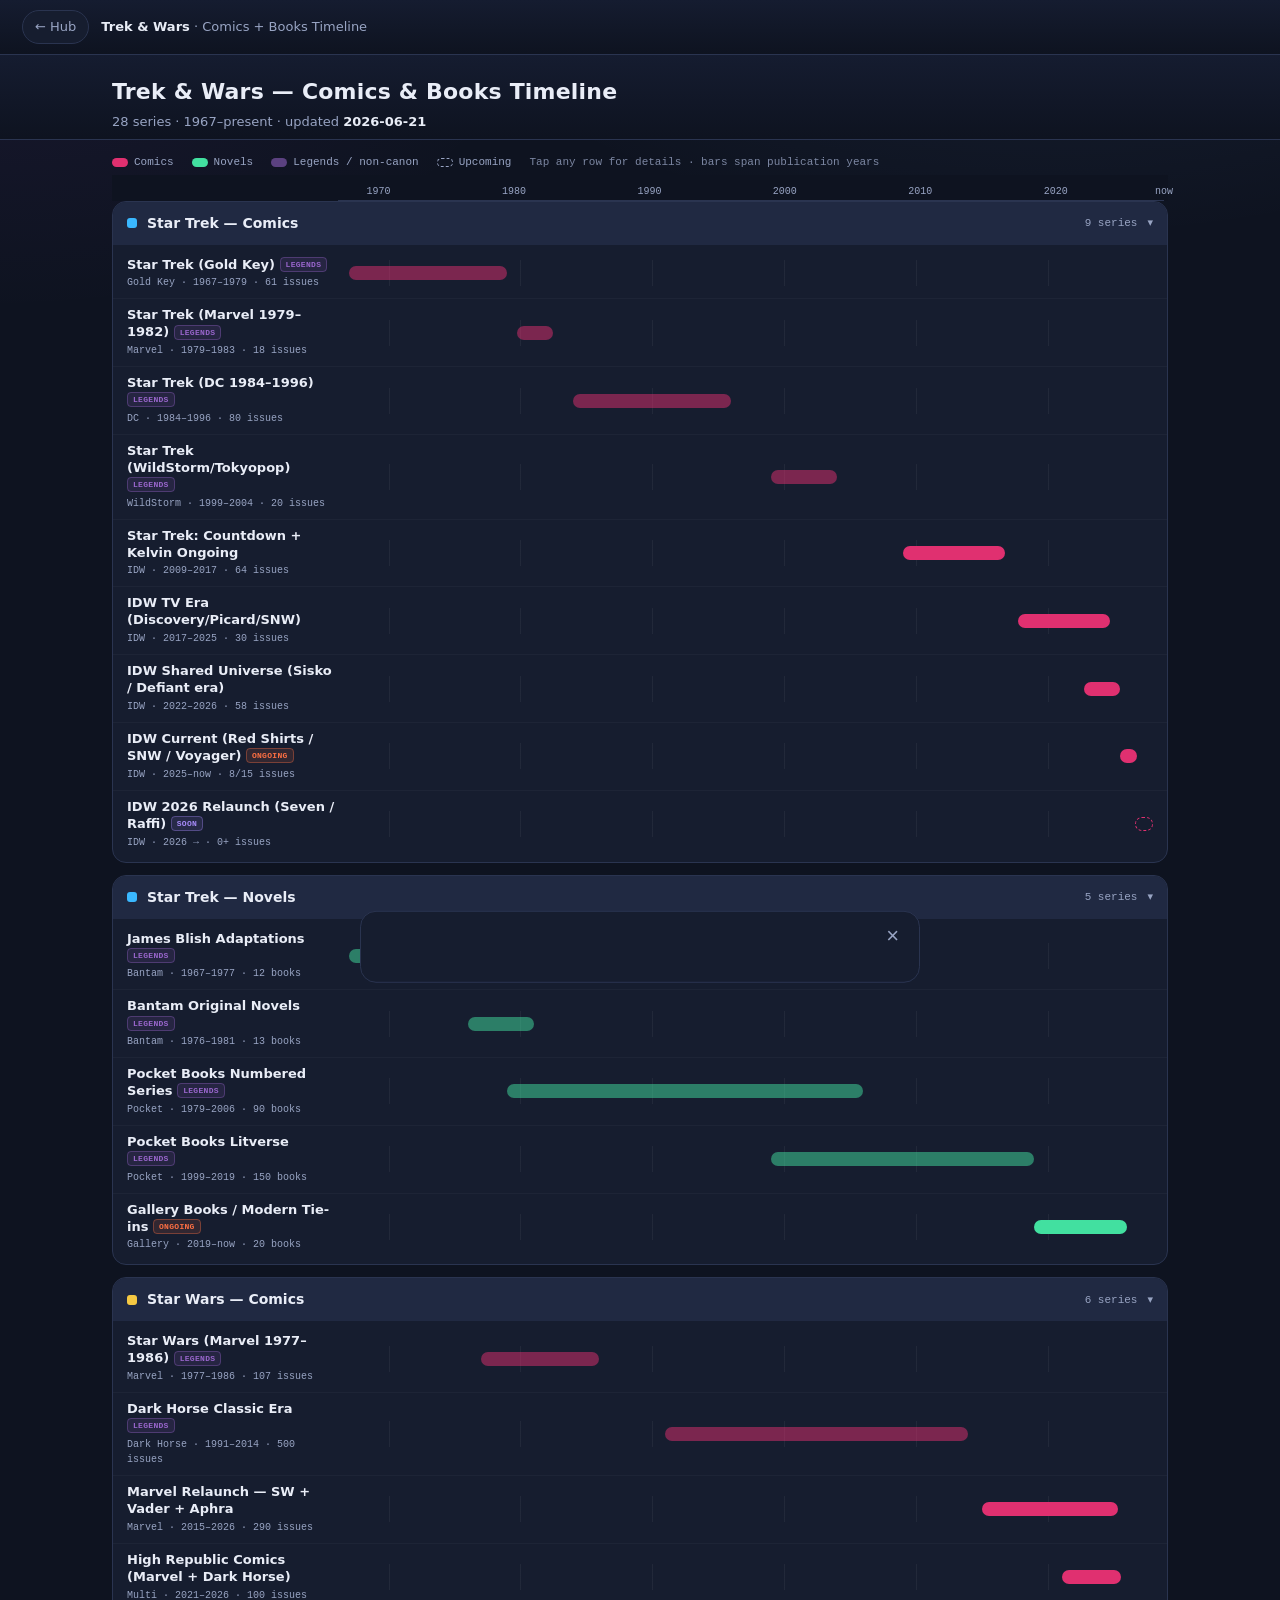
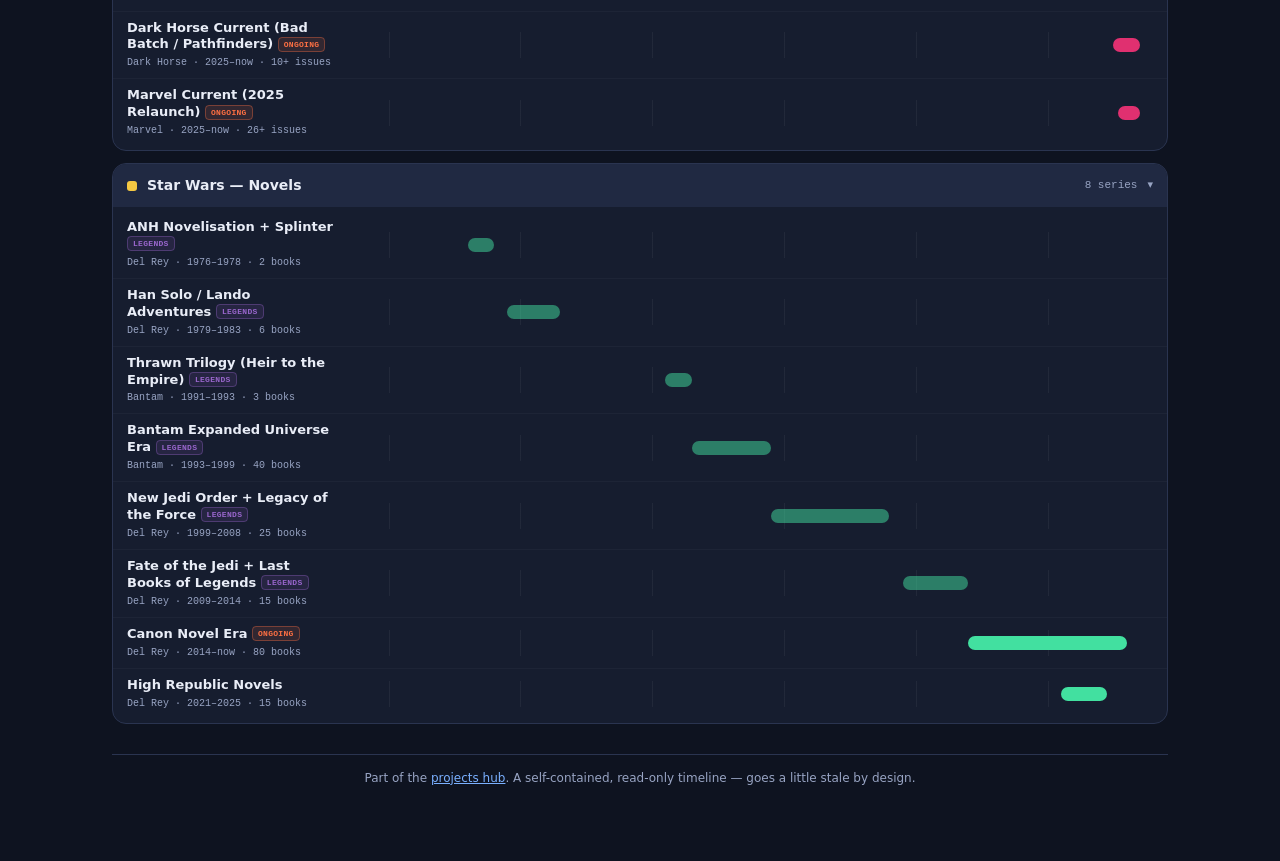
<file: trek-wars/index.html>
<!doctype html>
<html lang="en">
<head>
<meta charset="UTF-8">
<meta name="viewport" content="width=device-width, initial-scale=1.0">
<title>Trek &amp; Wars — Comics + Books Timeline</title>
<!-- Shared hub design system. This folder is one level deep, so ../assets/. -->
<link rel="stylesheet" href="../assets/hub.css" />
<style>
/* Project styles. Chrome names are aliased onto hub tokens (so we never
   redefine them); the comics/books/status palette is this project's own. */
:root {
  --surface:  var(--panel);
  --surface2: var(--panel2);
  --border:   var(--line);
  --faint:    var(--black);

  --trek: #3ab8ff;
  --wars: #f5c842;
  --comics: #e03070;
  --books: #42e0a0;
  --done: #3ddc84;
  --live: #ff7043;
  --soon: #a78bfa;
  --legends: #9966cc;

  --labelw: 210px;            /* width of the row label column on desktop */
  --mono: ui-monospace, SFMono-Regular, Menlo, Consolas, monospace;
}

/* ── intro / legend ─────────────────────────────────────────────────────── */
.legend { display: flex; flex-wrap: wrap; gap: 14px 18px; align-items: center;
  margin: 14px 0 4px; font-family: var(--mono); font-size: 11px; color: var(--muted); }
.legend span { display: inline-flex; align-items: center; gap: 6px; }
.legend i { width: 16px; height: 9px; border-radius: 5px; display: inline-block; }
.legend i.comic { background: var(--comics); }
.legend i.book  { background: var(--books); }
.legend i.legends { background: var(--legends); opacity: .55; }
.legend i.upcoming { background: transparent; border: 1.5px dashed var(--muted); }
.legend .hint { color: var(--muted); opacity: .8; }

/* ── time ruler (sticky) ────────────────────────────────────────────────── */
.tl-ruler { display: flex; gap: 12px; padding: 6px 4px 0; position: sticky; top: 0;
  z-index: 5; background: var(--bg); }
.tl-ruler .pad { width: var(--labelw); flex: 0 0 auto; }
.tl-ruler .track { position: relative; flex: 1; height: 20px; border-bottom: 1px solid var(--border); }
.tl-ruler .track span { position: absolute; transform: translateX(-50%); top: 3px;
  font-family: var(--mono); font-size: 10px; color: var(--muted); white-space: nowrap; }

/* ── sections (swimlanes) ───────────────────────────────────────────────── */
.tl-section { border: 1px solid var(--border); border-radius: var(--radius);
  background: var(--surface); margin-bottom: 12px; overflow: hidden; }
.tl-head { display: flex; align-items: center; gap: 10px; padding: 11px 14px;
  cursor: pointer; background: var(--surface2); user-select: none; }
.tl-head:hover { background: #232c47; }
.tl-dot { width: 10px; height: 10px; border-radius: 3px; flex: 0 0 auto; }
.tl-title { font-weight: 700; font-size: 14px; }
.tl-count { margin-left: auto; font-family: var(--mono); font-size: 11px; color: var(--muted); }
.tl-chev { color: var(--muted); font-size: 11px; transition: transform .2s; }
.tl-section.coll .tl-chev { transform: rotate(-90deg); }
.tl-section.coll .tl-body { display: none; }
.tl-body { padding: 4px 0; }

/* ── a series row ───────────────────────────────────────────────────────── */
.tl-row { display: flex; align-items: center; gap: 12px; padding: 8px 14px;
  cursor: pointer; }
.tl-row + .tl-row { border-top: 1px solid rgba(255,255,255,.03); }
.tl-row:hover { background: var(--faint); }
.tl-label { width: var(--labelw); flex: 0 0 auto; min-width: 0; }
.tl-name { font-size: 13px; font-weight: 600; line-height: 1.3; }
.tl-sub { font-family: var(--mono); font-size: 10px; color: var(--muted); margin-top: 2px; }

.tl-track { position: relative; flex: 1 1 auto; height: 26px; border-radius: 6px;
  background-image: var(--grid); }
.tl-bar { position: absolute; top: 50%; transform: translateY(-50%); height: 14px;
  min-width: 7px; border-radius: 7px; }
.tl-bar.comic { background: var(--comics); }
.tl-bar.book  { background: var(--books); }
.tl-bar.legends { opacity: .5; }
.tl-bar.upcoming { background: transparent !important; border: 1.5px dashed var(--comics); }
.tl-bar.upcoming.book { border-color: var(--books); }

/* inline status tags in the label */
.tag { font-family: var(--mono); font-size: 8px; letter-spacing: .3px; padding: 2px 5px;
  border-radius: 4px; vertical-align: middle; white-space: nowrap; }
.tag.legends  { background: rgba(153,102,204,.12); color: var(--legends); border: 1px solid rgba(153,102,204,.35); }
.tag.ongoing  { background: rgba(255,112,67,.12);  color: var(--live);    border: 1px solid rgba(255,112,67,.35); }
.tag.upcoming { background: rgba(167,139,250,.12); color: var(--soon);    border: 1px solid rgba(167,139,250,.35); }

/* ── detail panel (bottom sheet on mobile, centred card on desktop) ─────── */
#scrim { position: fixed; inset: 0; background: rgba(0,0,0,.5); z-index: 290;
  opacity: 0; pointer-events: none; transition: opacity .2s; }
#scrim.open { opacity: 1; pointer-events: auto; }
#detail-panel { position: fixed; bottom: 0; left: 0; right: 0; background: var(--surface);
  border-top: 1px solid var(--border); border-radius: 16px 16px 0 0; padding: 14px 16px 30px;
  transform: translateY(100%); transition: transform .25s cubic-bezier(.4,0,.2,1);
  z-index: 300; max-height: 80vh; overflow-y: auto; }
#detail-panel.open { transform: translateY(0); }
.dp-handle { width: 36px; height: 4px; background: var(--border); border-radius: 2px; margin: 0 auto 14px; }
.dp-title { font-weight: 700; font-size: 17px; line-height: 1.3; margin-bottom: 4px; padding-right: 28px; }
.dp-sub { font-family: var(--mono); font-size: 10px; color: var(--muted); margin-bottom: 12px; }
.dp-meta { display: flex; flex-wrap: wrap; gap: 6px; margin-bottom: 12px; }
.dp-tag { font-family: var(--mono); font-size: 8px; padding: 3px 8px; border-radius: 4px; }
.dp-tag.trek    { background: rgba(58,184,255,.12); color: var(--trek); border: 1px solid rgba(58,184,255,.3); }
.dp-tag.wars    { background: rgba(245,200,66,.1);  color: var(--wars); border: 1px solid rgba(245,200,66,.3); }
.dp-tag.comic   { background: rgba(224,48,112,.1);  color: var(--comics); border: 1px solid rgba(224,48,112,.3); }
.dp-tag.book    { background: rgba(66,224,160,.08); color: var(--books); border: 1px solid rgba(66,224,160,.25); }
.dp-tag.legends { background: rgba(153,102,204,.1); color: var(--legends); border: 1px solid rgba(153,102,204,.3); }
.dp-tag.canon   { background: rgba(68,170,255,.1);  color: #44aaff; border: 1px solid rgba(68,170,255,.3); }
.dp-tag.complete{ background: rgba(61,220,132,.1);  color: var(--done); border: 1px solid rgba(61,220,132,.3); }
.dp-tag.ongoing { background: rgba(255,112,67,.1);  color: var(--live); border: 1px solid rgba(255,112,67,.3); }
.dp-tag.upcoming{ background: rgba(167,139,250,.1); color: var(--soon); border: 1px solid rgba(167,139,250,.3); }
.dp-tag.count   { background: rgba(255,255,255,.05); color: var(--muted); border: 1px solid var(--border); }
.dp-body { font-size: 14px; color: var(--muted); line-height: 1.7; margin-bottom: 14px; }
.dp-body strong { color: var(--text); } .dp-body em { color: #cdd6ee; }
.dp-avail { display: flex; flex-wrap: wrap; gap: 6px; }
.dp-avail-label { font-family: var(--mono); font-size: 9px; color: var(--muted); width: 100%; margin-bottom: 2px; }
.avail-btn { font-family: var(--mono); font-size: 9px; padding: 6px 10px; border-radius: 6px; text-decoration: none; }
.avail-btn.mu  { background: rgba(224,48,48,.12);  color: #ff9999; border: 1px solid rgba(224,48,48,.3); }
.avail-btn.gc  { background: rgba(58,184,255,.1);  color: #88ccff; border: 1px solid rgba(58,184,255,.3); }
.avail-btn.amz { background: rgba(255,165,0,.1);   color: #ffcc77; border: 1px solid rgba(255,165,0,.3); }
.avail-btn.lcs { background: rgba(140,140,200,.08);color: #aaaacc; border: 1px solid rgba(140,140,200,.25); }
.avail-btn.kindle { background: rgba(255,165,0,.1);color: #ffcc77; border: 1px solid rgba(255,165,0,.3); }
.dp-close { position: absolute; top: 12px; right: 14px; font-size: 22px; color: var(--muted);
  cursor: pointer; background: none; border: none; line-height: 1; }

.err { color: #ffb4b4; background: #2a1414; border: 1px solid #532; padding: 14px; border-radius: 10px; }

@media (min-width: 641px) {
  #detail-panel { left: 50%; right: auto; bottom: 18px; width: 560px;
    max-width: calc(100vw - 40px); border: 1px solid var(--border); border-radius: 16px;
    max-height: calc(100dvh - 120px); transform: translate(-50%, 140%); }
  #detail-panel.open { transform: translate(-50%, 0); }
  .dp-handle { display: none; }
}
@media (max-width: 640px) {
  /* stack the label above its bar so the timeline stays legible on a phone */
  .tl-row { flex-direction: column; align-items: stretch; gap: 6px; }
  .tl-label { width: auto; }
  .tl-ruler .pad { display: none; }
  .tl-ruler { gap: 0; }
}
</style>
</head>
<body>

<!-- Standard hub bar -->
<div class="hubbar">
  <a class="backlink" href="../">← Hub</a>
  <span class="crumb"><b>Trek &amp; Wars</b> · Comics + Books Timeline</span>
</div>

<header class="page">
  <div class="wrap" style="padding-bottom:0">
    <h1>Trek &amp; Wars — Comics &amp; Books Timeline</h1>
    <div class="sub" id="subtitle">Loading…</div>
  </div>
</header>

<div class="wrap">
  <div class="legend">
    <span><i class="comic"></i> Comics</span>
    <span><i class="book"></i> Novels</span>
    <span><i class="legends"></i> Legends / non-canon</span>
    <span><i class="upcoming"></i> Upcoming</span>
    <span class="hint">Tap any row for details · bars span publication years</span>
  </div>

  <div class="tl-ruler" id="ruler"></div>
  <div id="timeline"></div>
  <div id="error"></div>

  <footer class="site">Part of the <a href="../">projects hub</a>. A self-contained, read-only timeline — goes a little stale by design.</footer>
</div>

<!-- DETAIL PANEL -->
<div id="scrim" onclick="closeDetail()"></div>
<div id="detail-panel" role="dialog" aria-modal="true">
  <button class="dp-close" onclick="closeDetail()" aria-label="Close">×</button>
  <div class="dp-handle"></div>
  <div class="dp-title" id="dp-title"></div>
  <div class="dp-sub" id="dp-sub"></div>
  <div class="dp-meta" id="dp-meta"></div>
  <div class="dp-body" id="dp-body"></div>
  <div class="dp-avail" id="dp-avail"></div>
</div>

<script>
// ═══ data ════════════════════════════════════════════════════════════════
// Raw URL updates within seconds of a push; same-origin is the fallback.
const RAW = "https://raw.githubusercontent.com/jamessw-ntv/jamessw-ntv.github.io/main/trek-wars/data.json";
const esc = s => String(s==null?"":s).replace(/[&<>"]/g,c=>({"&":"&amp;","<":"&lt;",">":"&gt;",'"':"&quot;"}[c]));

let DATA = [], BY_ID = {};
const collapsed = {};

const SECTIONS = [
  { key:'trek-comics', label:'Star Trek — Comics', dot:'var(--trek)',  f:d=>d.franchise==='trek'&&d.type==='comic' },
  { key:'trek-books',  label:'Star Trek — Novels', dot:'var(--trek)',  f:d=>d.franchise==='trek'&&d.type==='book'  },
  { key:'wars-comics', label:'Star Wars — Comics', dot:'var(--wars)',  f:d=>d.franchise==='wars'&&d.type==='comic' },
  { key:'wars-books',  label:'Star Wars — Novels', dot:'var(--wars)',  f:d=>d.franchise==='wars'&&d.type==='book'  },
];

// One shared publication-date axis for every bar.
const REL_MIN = 1967, REL_MAX = 2028;
const DECADES = [1970,1980,1990,2000,2010,2020];
const pct = y => ((y - REL_MIN) / (REL_MAX - REL_MIN)) * 100;

function countText(d){
  const u = d.type === 'comic' ? 'issues' : 'books';
  if (d.issues == null)       return `${d.out}+ ${u}`;
  if (d.status === 'upcoming') return `${u} — not out yet`;
  if (d.status === 'ongoing' && d.out < d.issues) return `${d.out}/${d.issues} ${u}`;
  return `${d.issues} ${u}`;
}

function years(d){
  if (d.status === 'ongoing')  return `${Math.floor(d.rel[0])}–now`;
  if (d.status === 'upcoming') return `${Math.floor(d.rel[0])} →`;
  return `${Math.floor(d.rel[0])}–${Math.ceil(d.rel[1])}`;
}

async function loadData(){
  const bust = "?_=" + Date.now();
  for (const url of [RAW + bust, "data.json" + bust]) {
    try { const r = await fetch(url, {cache:"no-store"}); if (r.ok) return await r.json(); } catch(e){}
  }
  throw new Error("Could not load data.json (tried " + RAW + " and same-origin).");
}

// ═══ render ══════════════════════════════════════════════════════════════
function buildGridBackground(){
  // faint vertical decade lines, drawn into every track's background
  const stops = DECADES.map(y => {
    const p = pct(y);
    return `transparent ${p}%, rgba(255,255,255,.05) ${p}%, rgba(255,255,255,.05) calc(${p}% + 1px), transparent calc(${p}% + 1px)`;
  }).join(', ');
  document.documentElement.style.setProperty('--grid', `linear-gradient(90deg, ${stops})`);
}

function renderRuler(){
  const ticks = DECADES.concat([REL_MAX]);
  const spans = ticks.map(y => `<span style="left:${pct(y)}%">${y === REL_MAX ? 'now' : y}</span>`).join('');
  document.getElementById('ruler').innerHTML = `<div class="pad"></div><div class="track">${spans}</div>`;
}

function rowHTML(d){
  const left  = Math.max(0, pct(d.rel[0]));
  const right = Math.min(100, pct(d.rel[1]));
  const width = Math.max(right - left, 1.4);

  const bar = ['tl-bar', d.type];
  if (!d.canon) bar.push('legends');
  if (d.status === 'upcoming') bar.push('upcoming');

  const tags = [];
  if (!d.canon)               tags.push('<span class="tag legends">LEGENDS</span>');
  if (d.status === 'ongoing') tags.push('<span class="tag ongoing">ONGOING</span>');
  if (d.status === 'upcoming')tags.push('<span class="tag upcoming">SOON</span>');

  return `
    <div class="tl-row" data-id="${esc(d.id)}">
      <div class="tl-label">
        <div class="tl-name">${esc(d.name)} ${tags.join(' ')}</div>
        <div class="tl-sub">${esc(d.publisher)} · ${years(d)} · ${esc(countText(d))}</div>
      </div>
      <div class="tl-track">
        <div class="${bar.join(' ')}" style="left:${left}%;width:${width}%"></div>
      </div>
    </div>`;
}

function render(){
  const root = document.getElementById('timeline');
  root.innerHTML = SECTIONS.map(sec => {
    const items = DATA.filter(sec.f).sort((a,b) => a.rel[0] - b.rel[0]);
    if (!items.length) return '';
    return `
      <div class="tl-section${collapsed[sec.key] ? ' coll' : ''}">
        <div class="tl-head" data-key="${sec.key}">
          <span class="tl-dot" style="background:${sec.dot}"></span>
          <span class="tl-title">${esc(sec.label)}</span>
          <span class="tl-count">${items.length} series</span>
          <span class="tl-chev">▾</span>
        </div>
        <div class="tl-body">${items.map(rowHTML).join('')}</div>
      </div>`;
  }).join('');

  root.querySelectorAll('.tl-head').forEach(h =>
    h.onclick = () => { collapsed[h.dataset.key] = !collapsed[h.dataset.key]; render(); });
  root.querySelectorAll('.tl-row').forEach(r =>
    r.onclick = () => openDetail(BY_ID[r.dataset.id]));
}

// ═══ detail panel ════════════════════════════════════════════════════════
function openDetail(d){
  if (!d) return;
  document.getElementById('dp-title').textContent = d.name;
  document.getElementById('dp-sub').textContent = `${d.publisher} · ${years(d)}`;
  const tags = [
    `<span class="dp-tag ${d.franchise}">${d.franchise.toUpperCase()}</span>`,
    `<span class="dp-tag ${d.type}">${d.type.toUpperCase()}</span>`,
    `<span class="dp-tag ${d.canon ? 'canon' : 'legends'}">${d.canon ? 'CANON' : 'LEGENDS'}</span>`,
    `<span class="dp-tag ${d.status}">${d.status.toUpperCase()}</span>`,
    `<span class="dp-tag count">${esc(countText(d))}</span>`,
  ];
  document.getElementById('dp-meta').innerHTML = tags.join('');
  document.getElementById('dp-body').innerHTML = d.desc;
  const availEl = document.getElementById('dp-avail');
  availEl.innerHTML = (d.avail && d.avail.length)
    ? `<div class="dp-avail-label">WHERE TO READ</div>` +
      d.avail.map(a => `<a class="avail-btn ${esc(a.c)}" href="${esc(a.u)}" target="_blank" rel="noopener">${esc(a.l)} →</a>`).join('')
    : '';
  document.getElementById('detail-panel').classList.add('open');
  document.getElementById('scrim').classList.add('open');
}
function closeDetail(){
  document.getElementById('detail-panel').classList.remove('open');
  document.getElementById('scrim').classList.remove('open');
}
document.addEventListener('keydown', e => { if (e.key === 'Escape') closeDetail(); });

// ═══ init ════════════════════════════════════════════════════════════════
buildGridBackground();
renderRuler();
(async function(){
  try {
    const data = await loadData();
    DATA = (data && data.entries) ? data.entries : [];
    BY_ID = {}; DATA.forEach(d => BY_ID[d.id] = d);
    const m = (data && data.meta) || {};
    document.getElementById('subtitle').innerHTML =
      `${DATA.length} series · 1967–present` + (m.updated ? ` · updated <b>${esc(m.updated)}</b>` : '');
    render();
  } catch (e) {
    document.getElementById('subtitle').textContent = '';
    document.getElementById('error').innerHTML = `<div class="err">${esc(e.message || e)}</div>`;
  }
})();
</script>
</body>
</html>
</file>
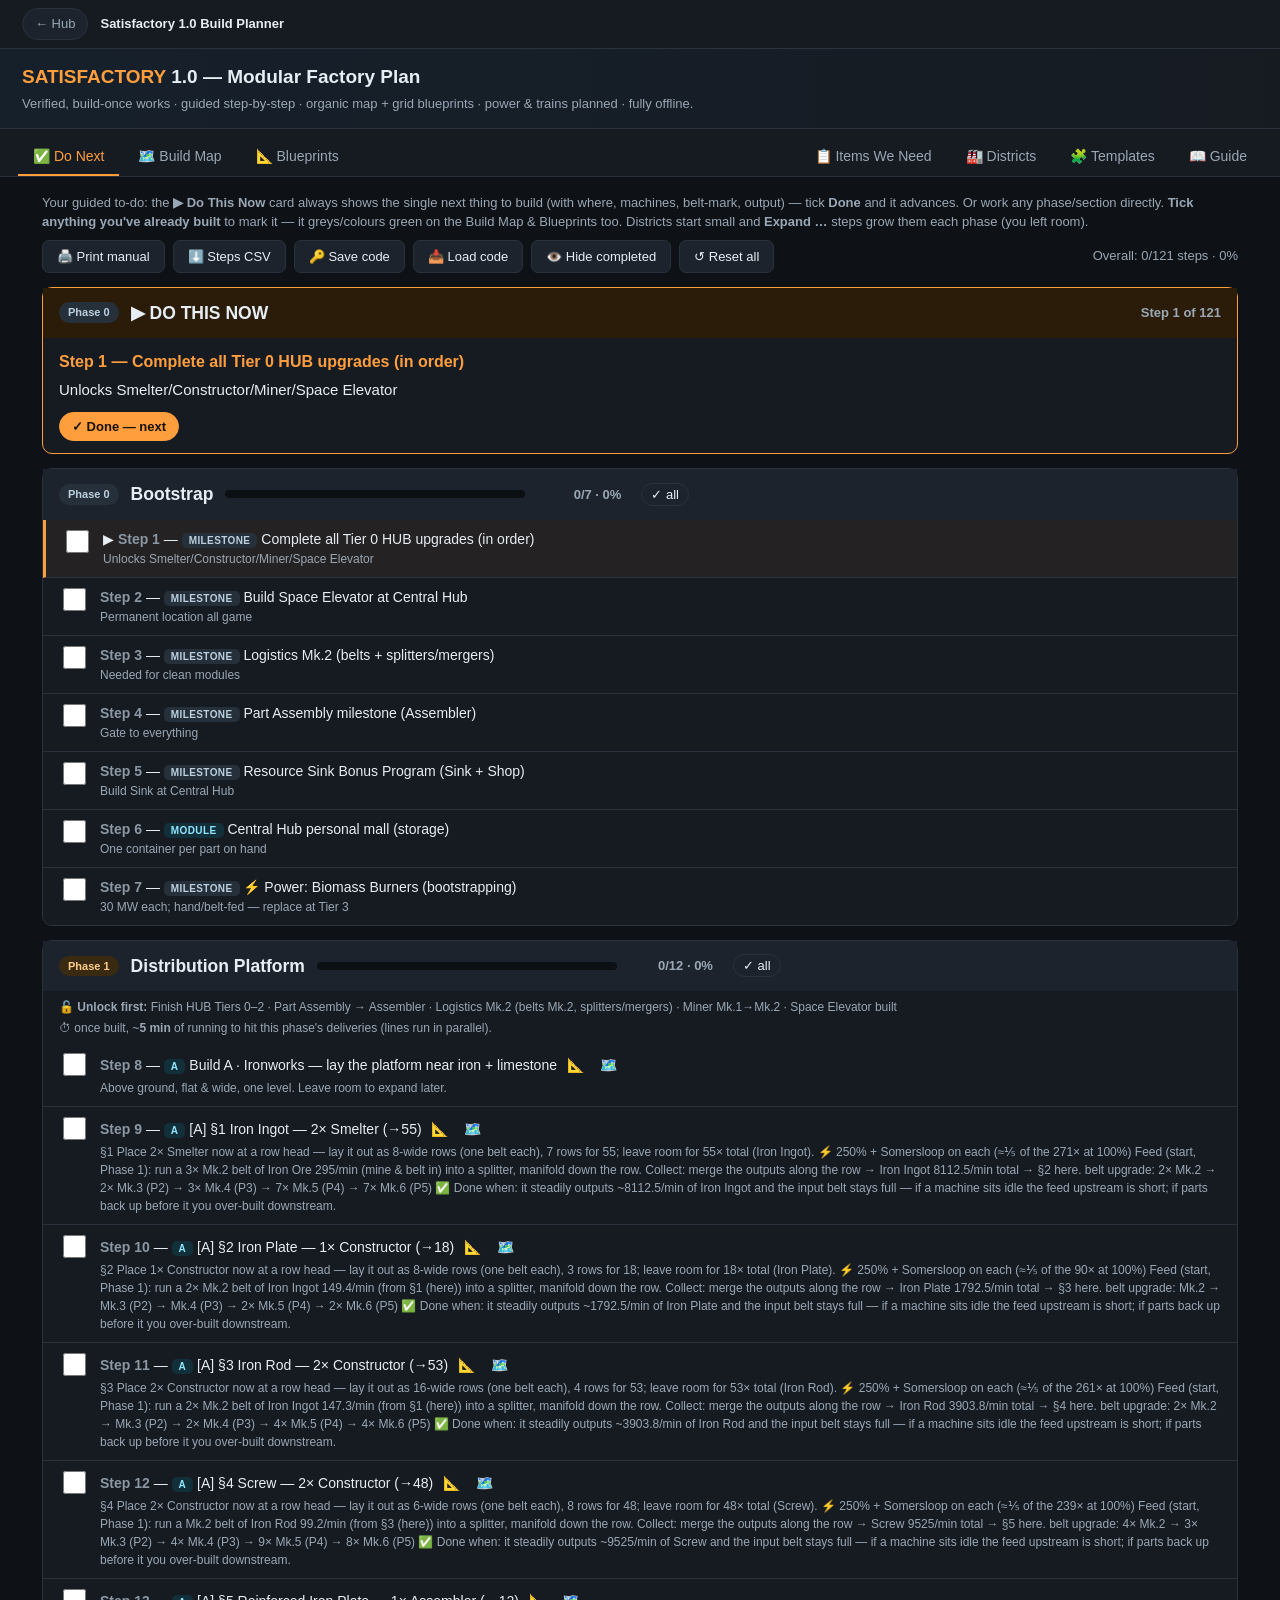
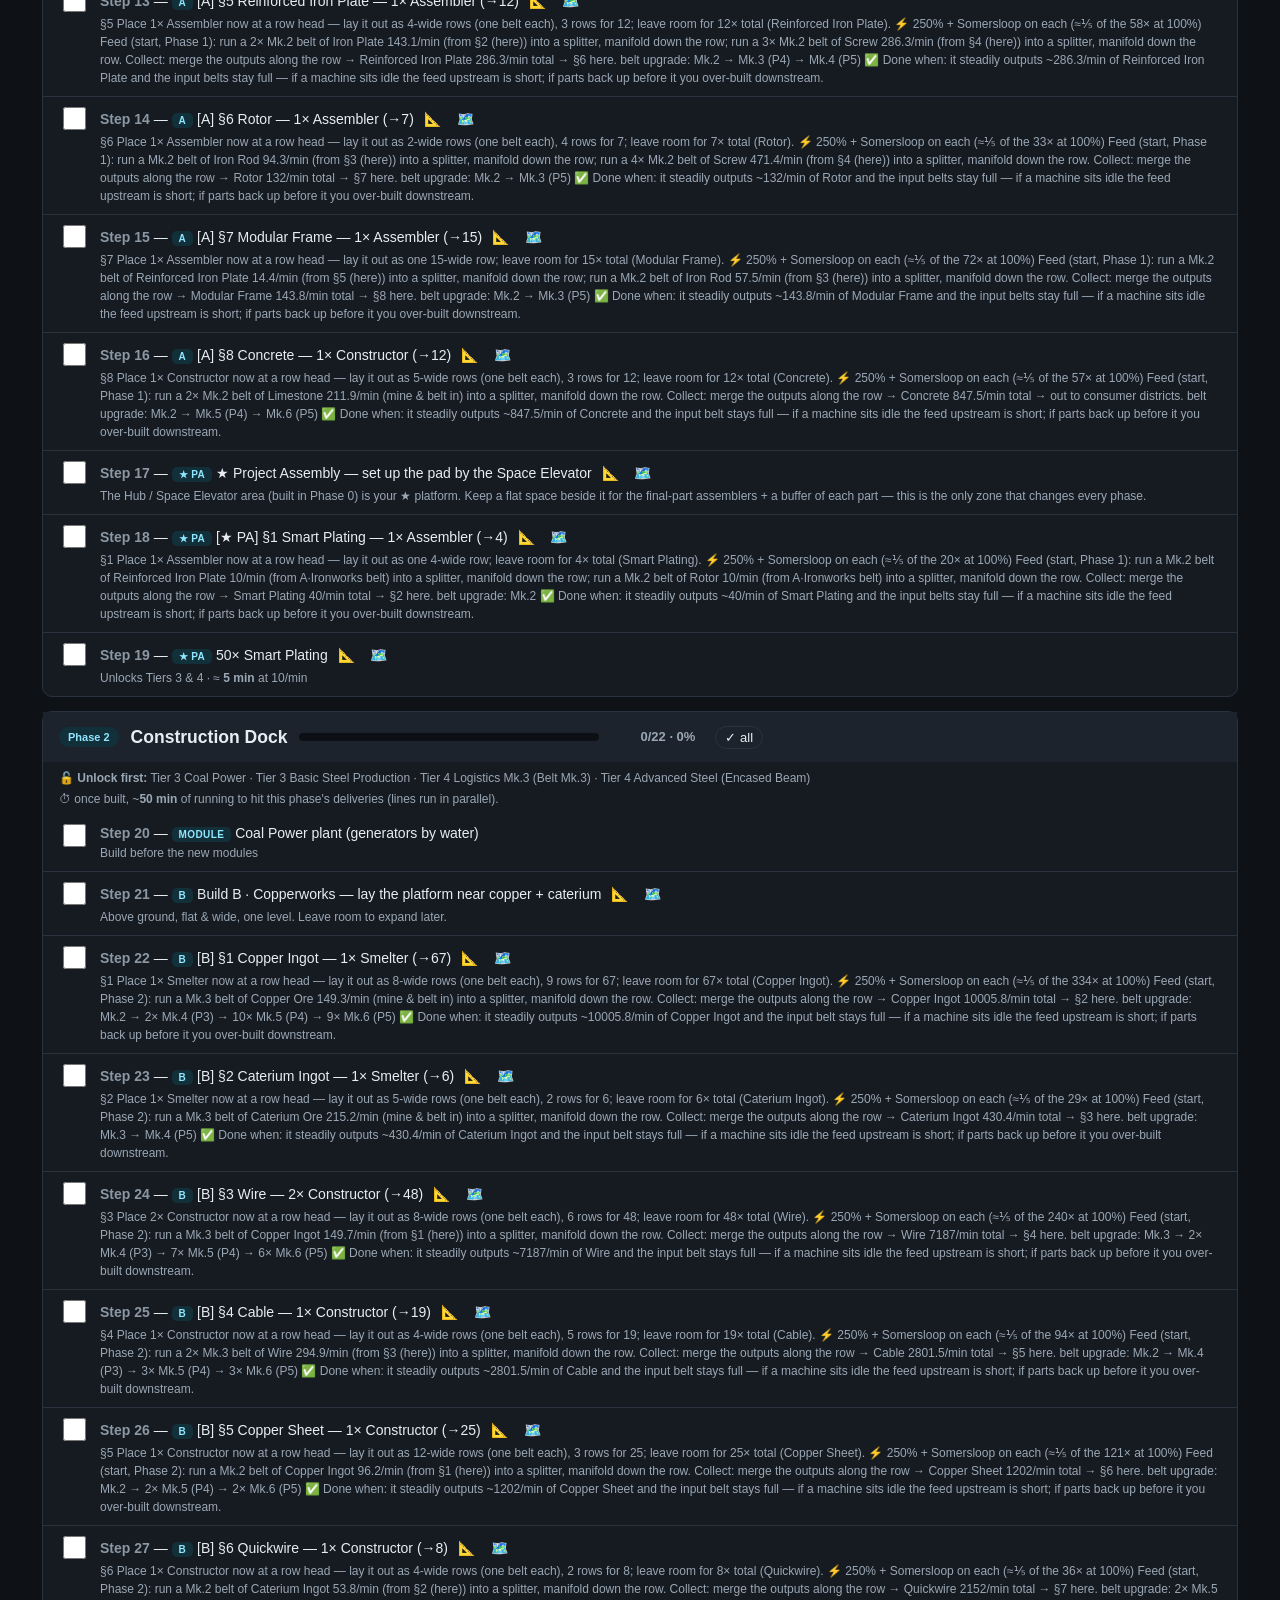
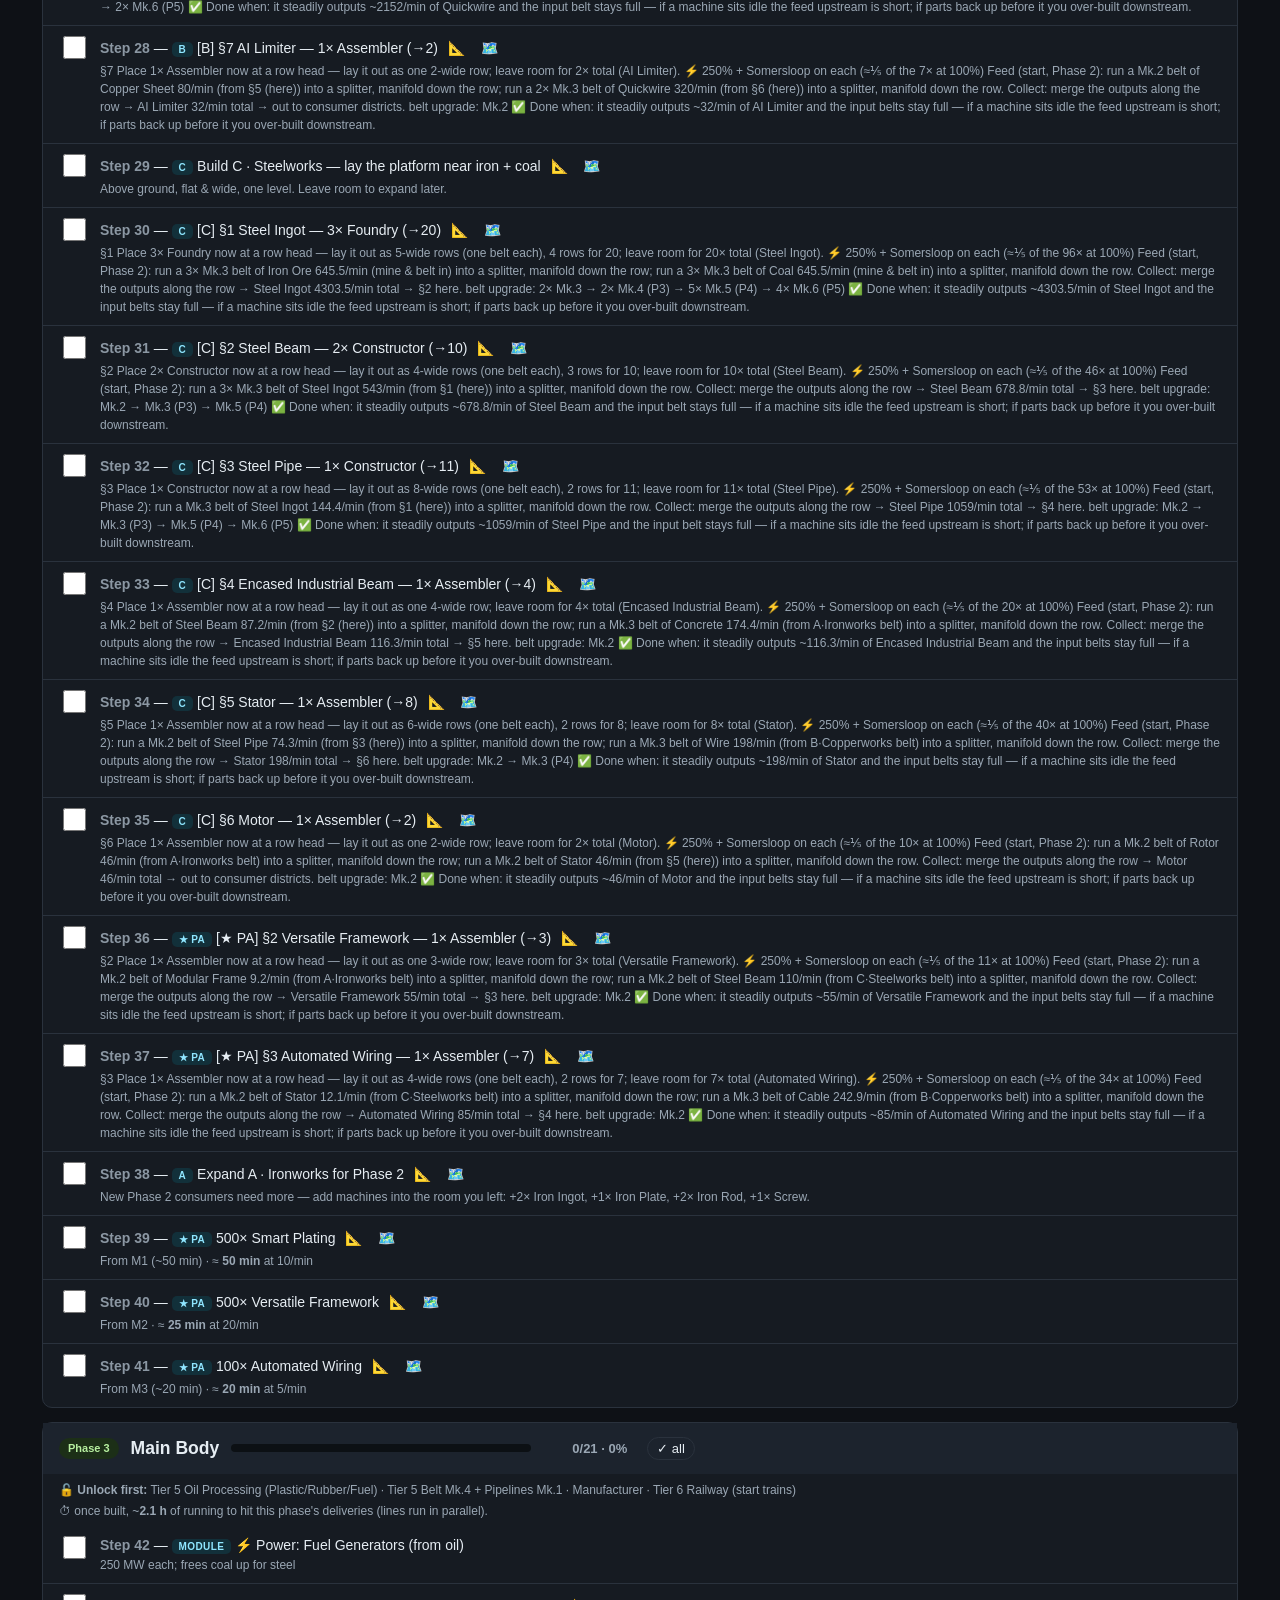
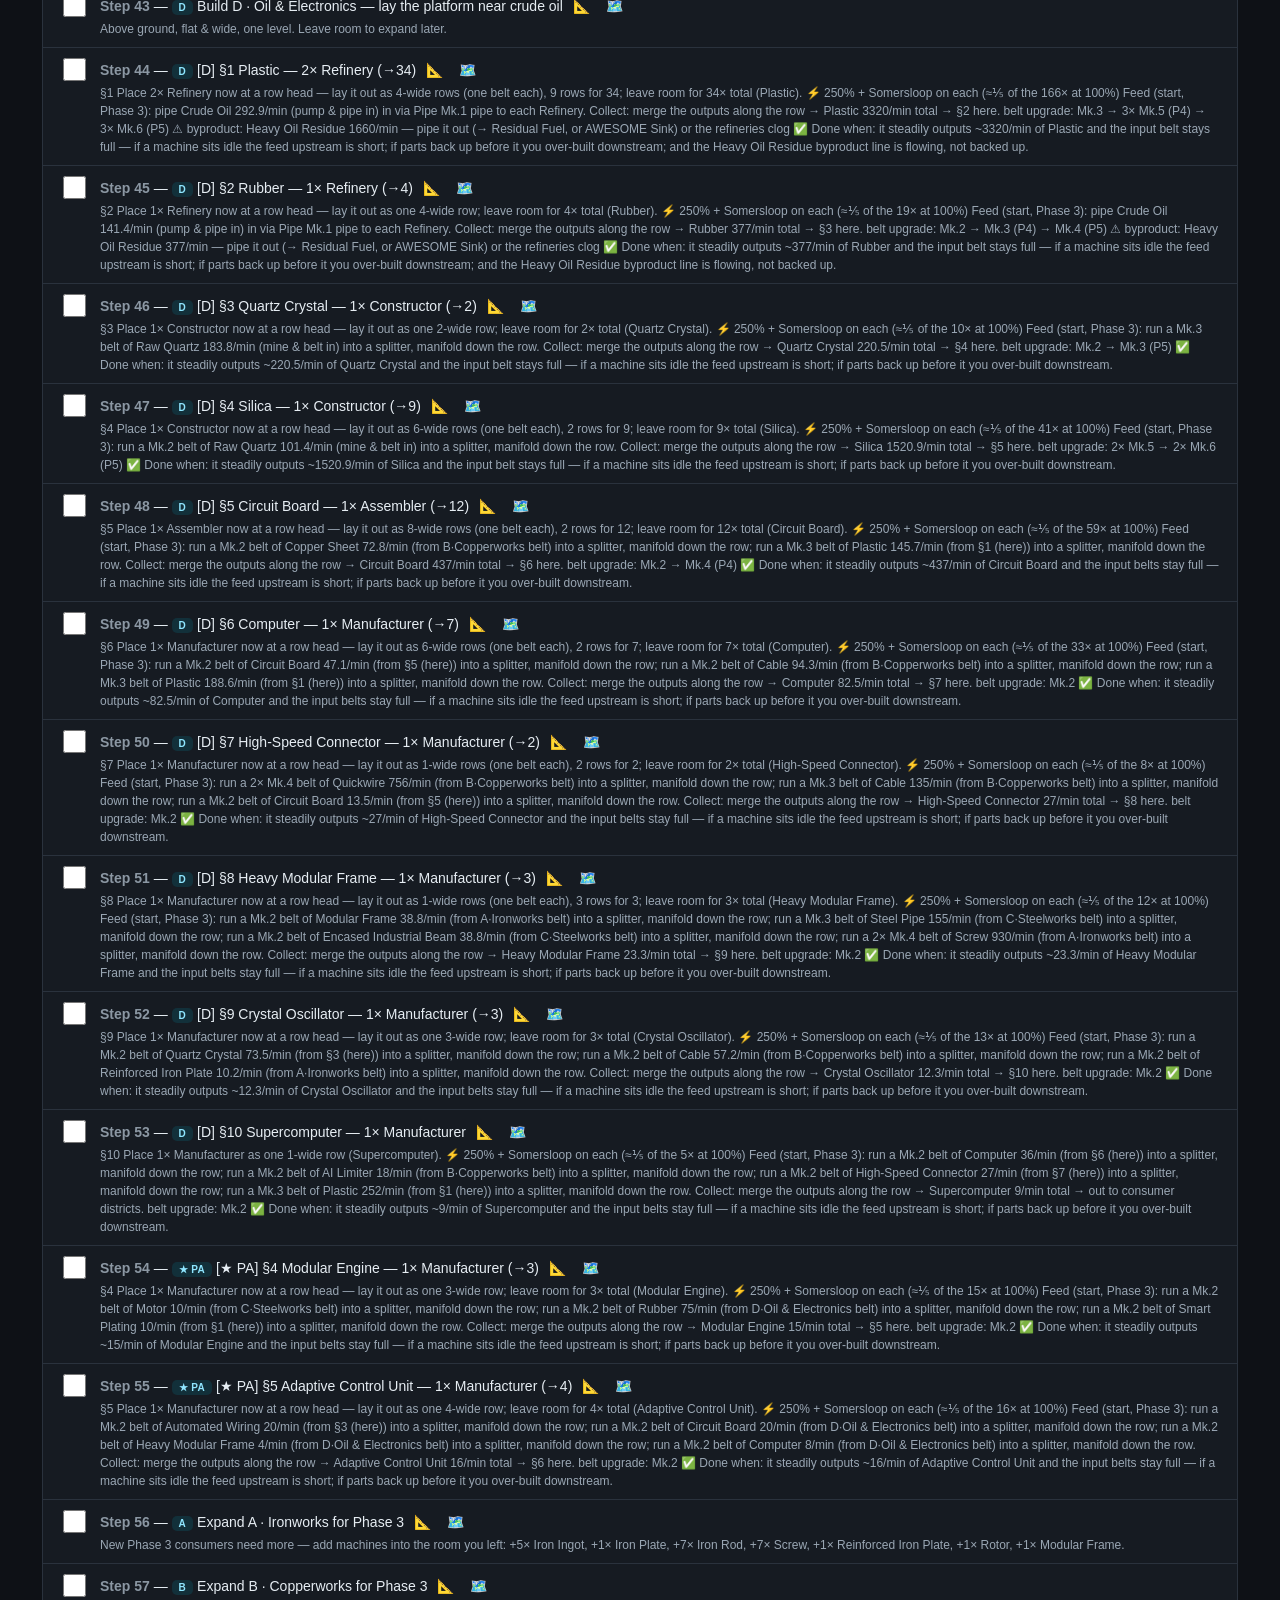
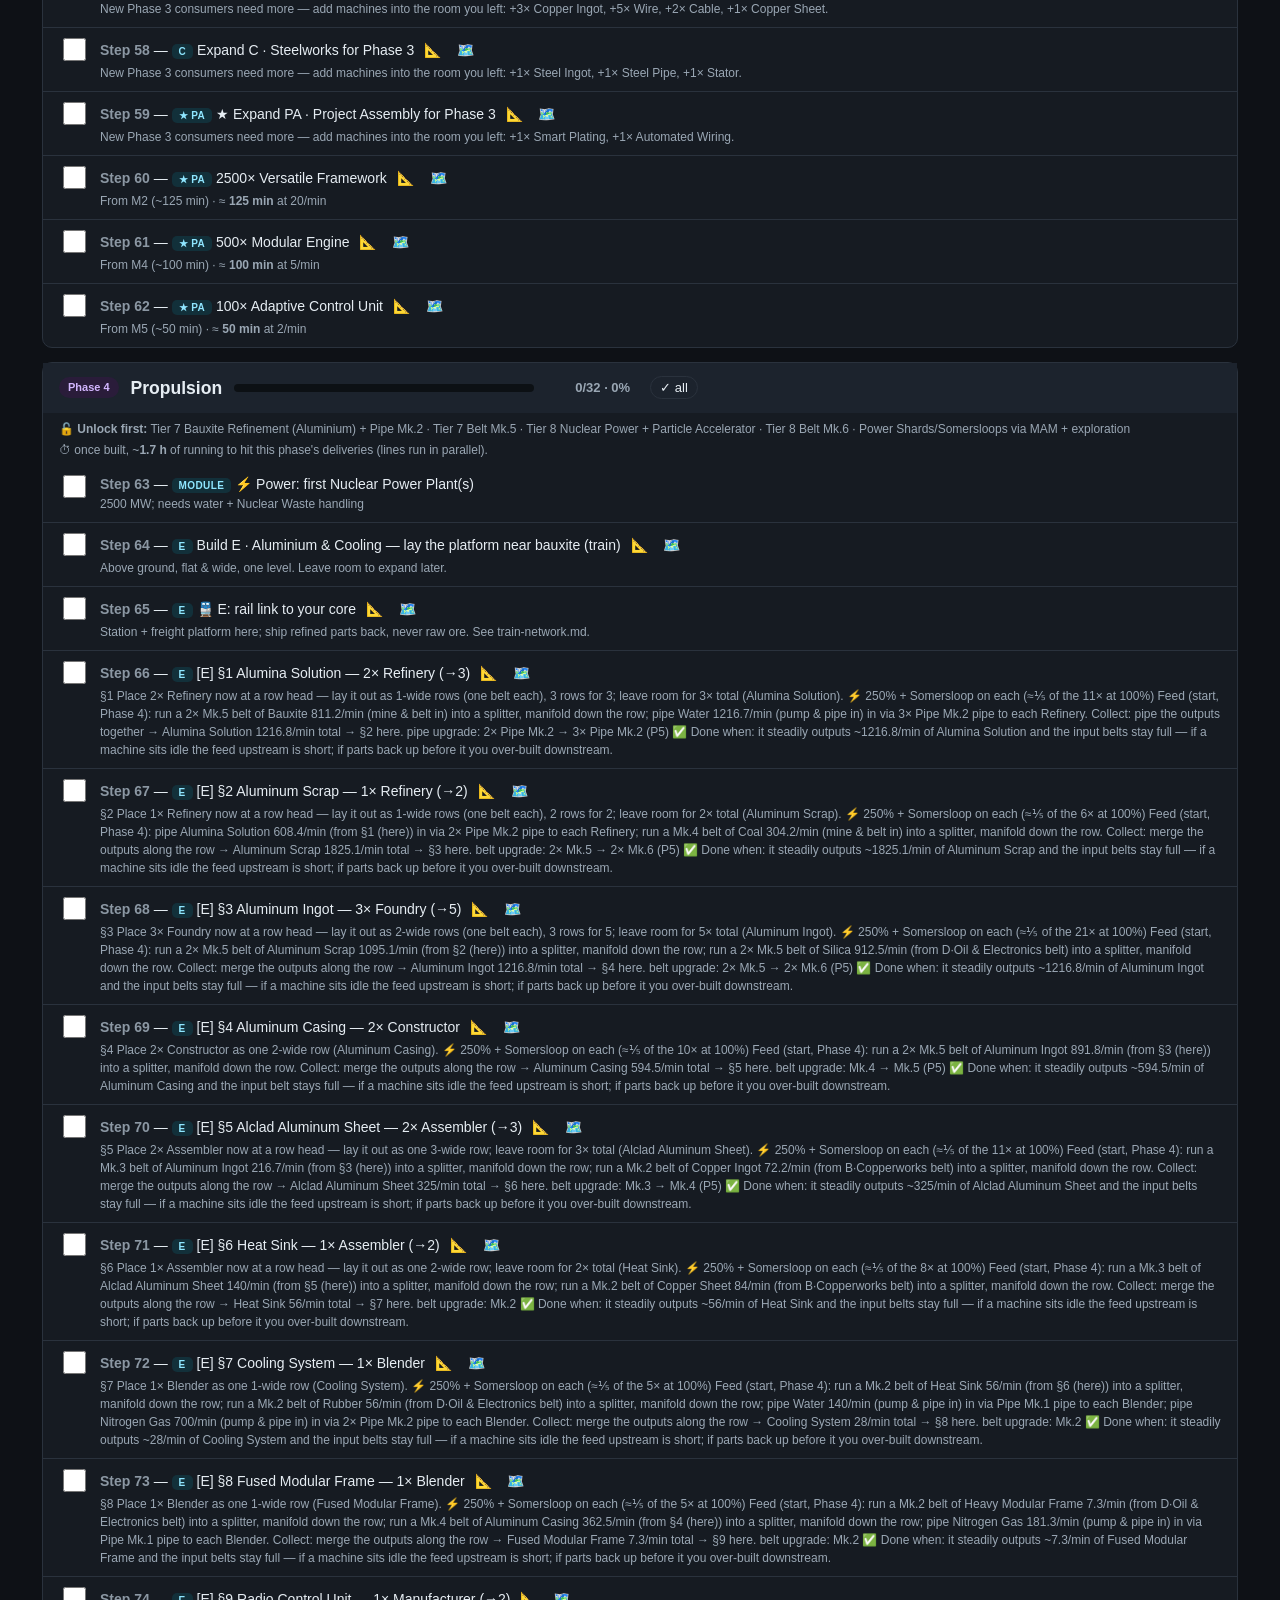
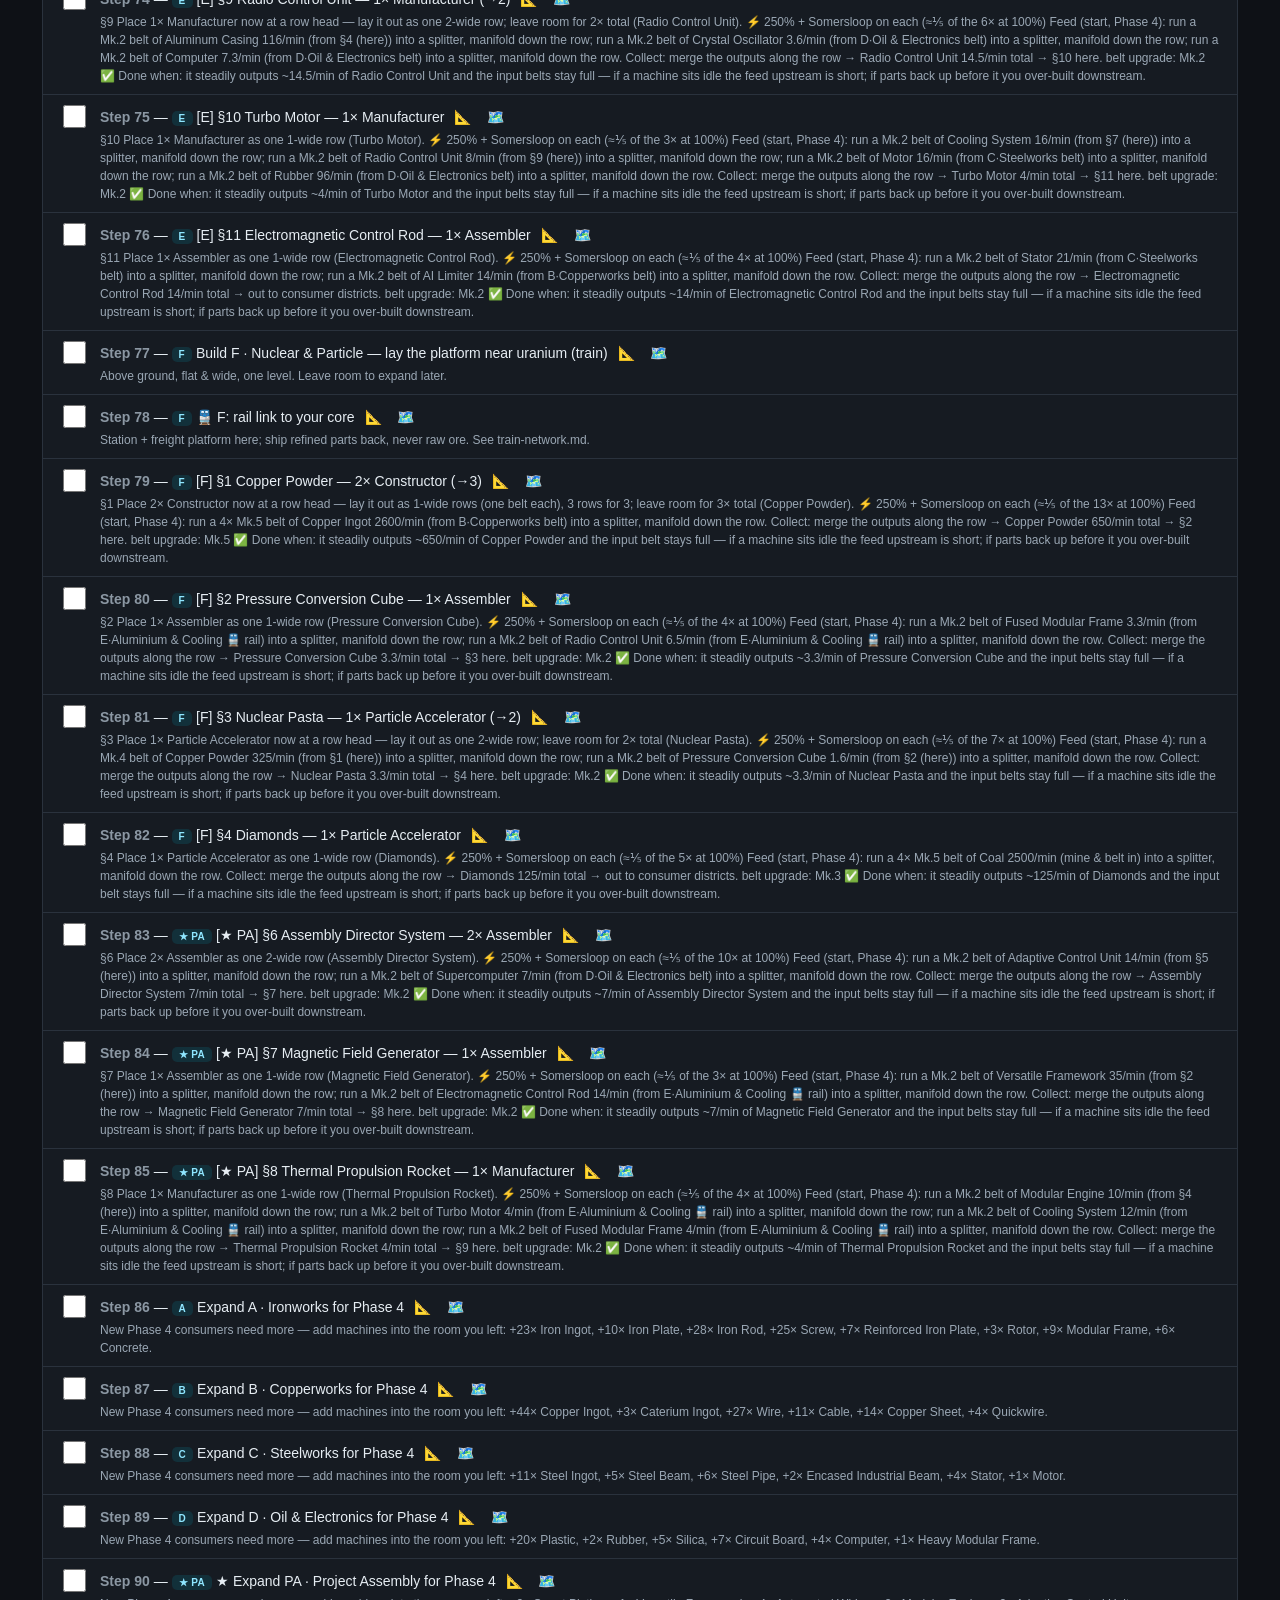
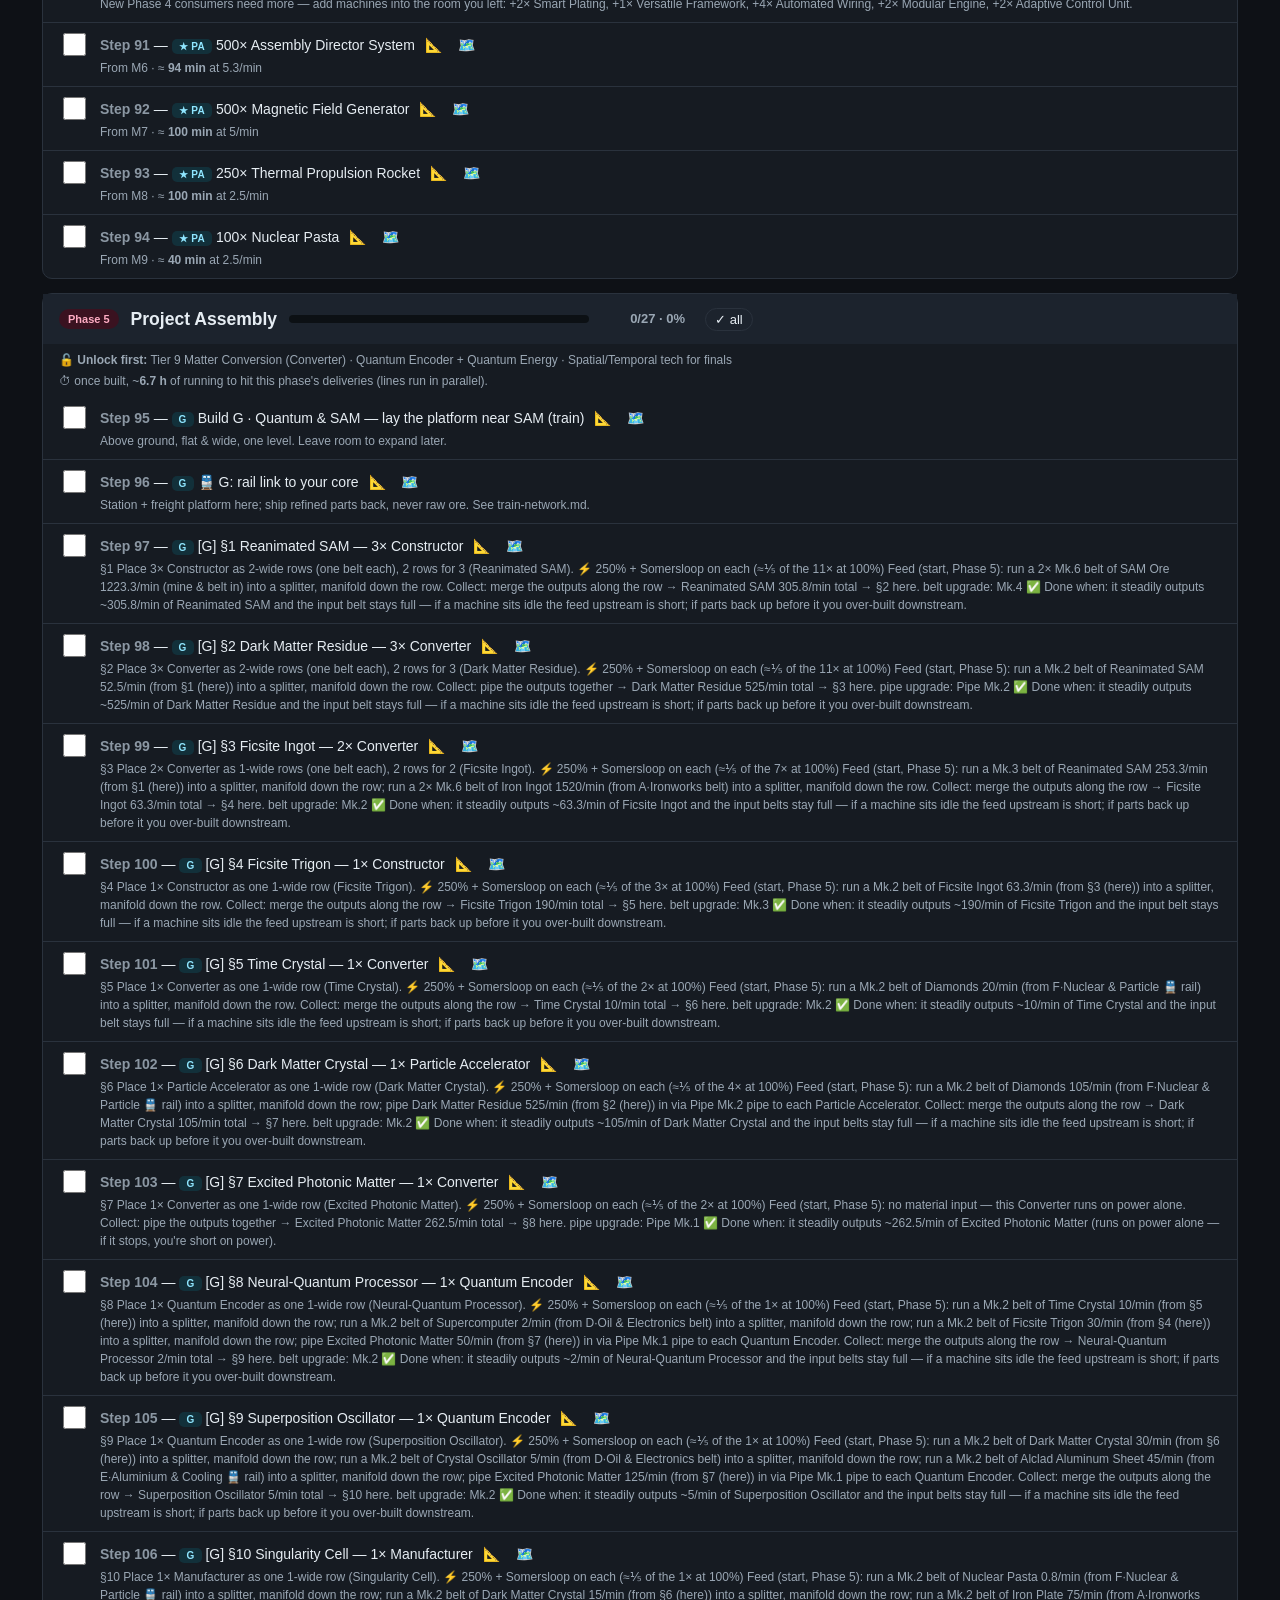
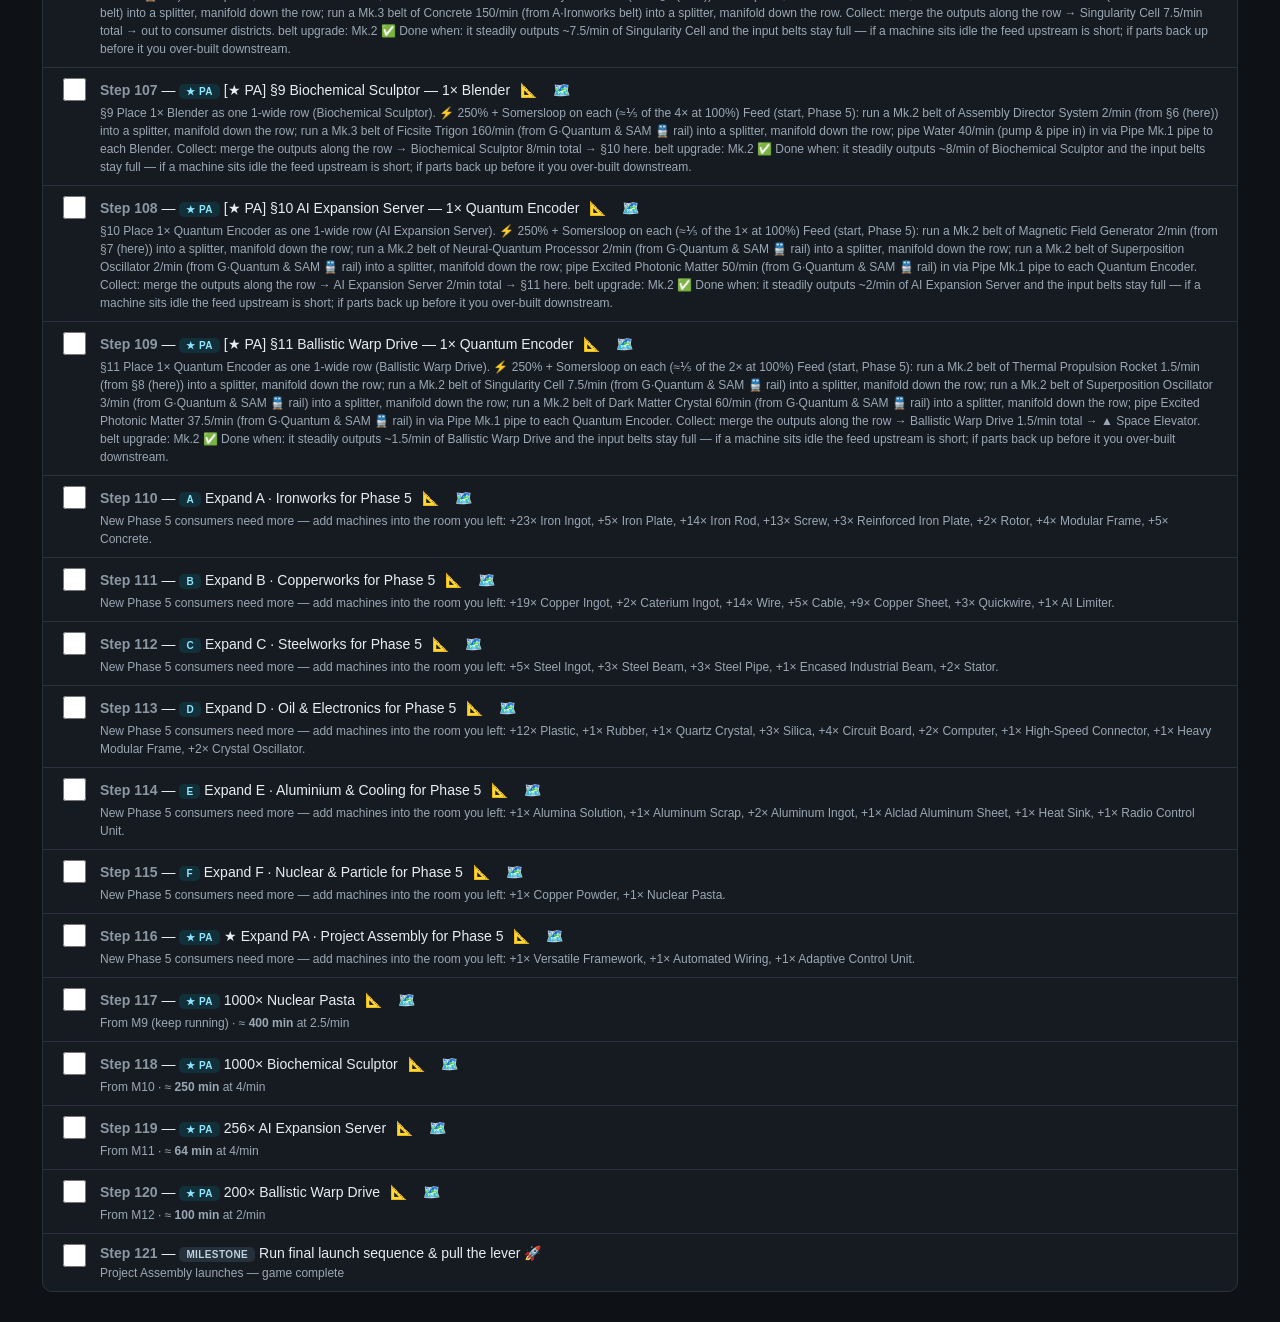
<file: satisfactory/factory-network.html>
<!DOCTYPE html>
<html lang="en">
<head>
<meta charset="utf-8"/>
<meta name="viewport" content="width=device-width, initial-scale=1"/>
<title>Satisfactory 1.0 — Modular Factory Plan</title>
<!-- Fully self-contained: no external libraries, works 100% offline. -->
<style>
  :root{--bg:#0e1116;--panel:#161b22;--panel2:#1c232d;--line:#2a323d;--txt:#e6edf3;
    --muted:#9aa7b4;--orange:#ff9e3d;--teal:#2dd4bf;--blue:#5aa9ff;--purple:#b692ff;
    --green:#5dd47a;--grey:#8b97a3;--red:#ff6b6b;}
  *{box-sizing:border-box}
  /* Hub back-link bar — self-contained, styled with this app's own tokens so it
     matches and never depends on (or collides with) the shared hub.css. */
  .hubbar{display:flex;align-items:center;gap:12px;padding:8px 22px;border-bottom:1px solid var(--line);background:var(--panel)}
  .hubbar a.backlink{display:inline-flex;align-items:center;gap:6px;text-decoration:none;color:var(--muted);background:var(--panel2);border:1px solid var(--line);padding:5px 12px;border-radius:999px;font-size:13px}
  .hubbar a.backlink:hover{color:var(--txt)}
  .hubbar .crumb{color:var(--muted);font-size:13px}.hubbar .crumb b{color:var(--txt)}
  html{-webkit-text-size-adjust:100%;-moz-text-size-adjust:100%;text-size-adjust:100%}
  body{margin:0;font-family:-apple-system,Segoe UI,Roboto,Helvetica,Arial,sans-serif;
       background:var(--bg);color:var(--txt);font-size:15px;line-height:1.5;overflow-x:hidden}
  header{padding:14px 22px;border-bottom:1px solid var(--line);background:linear-gradient(90deg,#16202b,#161b22)}
  header h1{margin:0;font-size:19px}header h1 span{color:var(--orange)}
  header p{margin:3px 0 0;color:var(--muted);font-size:13px}
  nav{display:flex;gap:4px;padding:9px 18px 0;border-bottom:1px solid var(--line);background:var(--panel);flex-wrap:wrap}
  nav button{background:transparent;border:none;color:var(--muted);padding:10px 15px;cursor:pointer;
       font-size:14px;border-bottom:2px solid transparent;border-radius:6px 6px 0 0}
  nav button:hover{color:var(--txt);background:var(--panel2)}
  nav button.active{color:var(--orange);border-bottom-color:var(--orange)}
  main{padding:16px 22px;max-width:1240px;margin:0 auto}
  .tab{display:none}.tab.active{display:block}
  .controls{display:flex;gap:6px;align-items:center;flex-wrap:wrap;margin-bottom:10px}
  .controls .lbl{color:var(--muted);font-size:13px;margin-right:4px}
  .pbtn{background:var(--panel2);border:1px solid var(--line);color:var(--txt);padding:6px 12px;border-radius:20px;cursor:pointer;font-size:13px}
  .pbtn:hover{border-color:var(--orange)}.pbtn.active{background:var(--orange);color:#1a1205;border-color:var(--orange);font-weight:600}
  .legend{display:flex;gap:14px;flex-wrap:wrap;margin-top:9px;font-size:12px;color:var(--muted)}
  .legend .k{display:inline-flex;align-items:center;gap:6px}
  .dot{width:11px;height:11px;border-radius:50%;display:inline-block}
  .ln{width:18px;border-top:3px solid;display:inline-block}
  .hint{color:var(--muted);font-size:13px;margin:8px 0}
  .card{background:var(--panel);border:1px solid var(--line);border-radius:10px;margin-bottom:12px;overflow:hidden}
  .card h3{margin:0;padding:13px 16px;cursor:pointer;display:flex;align-items:center;gap:10px;font-size:16px;background:var(--panel2)}
  .card h3:hover{background:#222b36}
  .chip{font-size:11px;padding:2px 9px;border-radius:20px;font-weight:600;cursor:default}
  .chip.p0{background:#26303a;color:#bcd0e0}.chip.p1{background:#3a2a12;color:#ffce8a}
  .chip.p2{background:#12303a;color:#8fe6ff}.chip.p3{background:#1c2f17;color:#b7f0a0}
  .chip.p4{background:#2a1c3a;color:#d3b6ff}.chip.p5{background:#3a1220;color:#ffadc4}
  .tgt{margin-left:auto;color:var(--teal);font-size:13px;font-weight:600}
  .body{padding:14px 16px;display:none}.card.open .body{display:block}
  .meta{color:var(--muted);font-size:13px;margin-bottom:10px}.meta b{color:var(--txt)}
  table{width:100%;border-collapse:collapse;font-size:13px;margin:6px 0}
  th,td{text-align:left;padding:7px 9px;border-bottom:1px solid var(--line)}
  th{color:var(--muted);font-weight:600;font-size:12px;text-transform:uppercase;letter-spacing:.3px}
  td.n{font-weight:700;color:var(--orange);width:46px}
  .tlink{color:var(--teal);cursor:pointer;text-decoration:underline dotted;padding:2px 3px;border-radius:4px}
  .u{cursor:pointer}
  /* keyboard focus ring for every interactive element (incl. the clickable SVG area groups) */
  :focus-visible{outline:2px solid var(--orange);outline-offset:2px;border-radius:4px}
  .bpsect:focus-visible,.bmmod:focus-visible{outline:2.5px solid #fff}
  /* Build Map level-of-detail: zoomed out → big district cards only; zoomed in → the inner area blocks */
  #bmap.bm-overview .bmdetail{display:none}
  #bmap:not(.bm-overview) .bmoverview{display:none}
  @media (prefers-reduced-motion: reduce){ *{transition:none!important;animation:none!important;scroll-behavior:auto!important} }
  .approx{background:#2a2412;border:1px solid #4a3d12;color:#ffd98a;padding:8px 12px;border-radius:8px;font-size:13px;margin-bottom:10px}
  .verified{background:#13261a;border:1px solid #1f4a2c;color:#8fe6a8;padding:7px 12px;border-radius:8px;font-size:12px;margin-bottom:10px}
  .tpl{background:var(--panel);border:1px solid var(--line);border-radius:10px;margin-bottom:10px;padding:13px 16px}
  .tpl h4{margin:0 0 4px;font-size:15px}.tpl .id{color:var(--teal);font-family:monospace}
  .tpl .spec{color:var(--muted);font-size:13px}
  .usedby{margin-top:8px;font-size:12px}.usedby .u{display:inline-block;background:var(--panel2);border:1px solid var(--line);
     border-radius:6px;padding:2px 8px;margin:2px 3px 0 0;cursor:pointer;color:#cfe}
  .invphase,.shopphase{background:var(--panel);border:1px solid var(--line);border-radius:10px;margin-bottom:14px}
  .invphase>h3,.shopphase>h3{margin:0;padding:12px 16px;background:var(--panel2);display:flex;align-items:center;gap:12px}
  .prog{flex:1;height:8px;background:#0c1014;border-radius:6px;overflow:hidden;max-width:300px}
  .prog>i{display:block;height:100%;background:var(--green);width:0}
  .pct{color:var(--muted);font-size:13px;min-width:84px;text-align:right}
  .invrow{display:flex;align-items:flex-start;gap:11px;padding:9px 16px;border-bottom:1px solid var(--line)}
  .invrow:last-child{border-bottom:none}.invrow input{margin-top:1px;width:23px;height:23px;accent-color:var(--green);cursor:pointer;flex:0 0 auto}
  .invrow .u,.invrow .tlink{padding:3px 6px;display:inline-block}
  .invrow .it{flex:1}.invrow .it .nm{font-size:14px}.invrow .it .nt{color:var(--muted);font-size:12px}
  .invrow.done .nm{text-decoration:line-through;color:var(--muted)}
  .tag{font-size:10px;padding:2px 7px;border-radius:5px;text-transform:uppercase;letter-spacing:.4px;font-weight:600}
  .tag.deliverable{background:#3a2a12;color:#ffce8a}.tag.module{background:#12303a;color:#8fe6ff}
  .tag.milestone{background:#26303a;color:#bcd0e0}.tag.qty{background:#1c2f17;color:#b7f0a0}
  .toolbar{display:flex;gap:8px;margin-bottom:14px;flex-wrap:wrap}
  .toolbar button{background:var(--panel2);border:1px solid var(--line);color:var(--txt);padding:8px 14px;border-radius:7px;cursor:pointer;font-size:13px}
  .toolbar button:hover{border-color:var(--orange)}.toolbar button.warn:hover{border-color:var(--red);color:var(--red)}
  a{color:var(--teal)}code{background:var(--panel2);padding:1px 5px;border-radius:4px;font-size:13px}
  .warnbar{background:#3a1212;border:1px solid #5a1d1d;color:#ffb3b3;padding:8px 12px;border-radius:8px;font-size:13px;margin:10px 0;display:none}
  .raw{display:inline-block;background:#222b36;border:1px solid var(--line);border-radius:6px;padding:2px 9px;margin:2px 4px 0 0;font-size:13px}
  .raw b{color:var(--orange)}
  /* phone: tighten the chrome so big system text doesn't dominate, and let text wrap */
  .bpmobnote{display:none;background:#15202c;border:1px solid #2a3a4a;color:#cdd9e5;border-radius:8px;padding:9px 12px;margin:6px 0;font-size:12.5px;line-height:1.5}
  @media (max-width:640px){
    header{padding:8px 12px} header h1{font-size:15px} header p{font-size:10.5px;margin-top:2px}
    nav{padding:6px 7px 0;gap:2px} nav button{padding:7px 8px;font-size:12px}
    main{padding:9px 11px}
    .hint,.meta{font-size:11.5px;line-height:1.5;overflow-wrap:anywhere}
    .pbtn,.toolbar button{font-size:12px;padding:5px 9px}
    .invrow{padding:8px 10px} .invrow .it .nm{font-size:13px} .invrow .it .nt{font-size:11.5px}
    table,th,td{font-size:12px} h2{font-size:18px} h3{font-size:15px}
    /* the wide SVG diagrams don't reflow / don't follow the OS text-size — hide them on phones and lead with the text build list */
    .bpdiagram{display:none} .bpmobnote{display:block}
  }
  @media print{
    nav,.toolbar,.controls,#bpControls,header p,.prog,.hubbar{display:none!important}
    body,header,main{background:#fff!important;color:#000!important}
    .tab:not(.active){display:none!important}
    .invphase{border:1px solid #bbb!important;break-inside:avoid;margin-bottom:8px}
    .invphase>h3,.shopphase>h3{background:#eee!important;color:#000!important}
    .invrow{border-color:#ddd!important}.invrow .nm,.invrow .nt,.meta,a,.u{color:#000!important}
    .tag,.chip{border:1px solid #ccc!important}
    input[type=checkbox]{filter:grayscale(1)}
  }
</style>
</head>
<body>
<div class="hubbar">
  <a class="backlink" href="../">← Hub</a>
  <span class="crumb"><b>Satisfactory 1.0 Build Planner</b></span>
</div>
<header>
  <h1><span>SATISFACTORY</span> 1.0 — Modular Factory Plan</h1>
  <p>Verified, build-once works · guided step-by-step · organic map + grid blueprints · power &amp; trains planned · fully offline.</p>
</header>
<nav>
  <button data-tab="inventory" class="active">✅ Do Next</button>
  <button data-tab="buildmap">🗺️ Build Map</button>
  <button data-tab="blueprints">📐 Blueprints</button>
  <span style="flex:1 1 12px"></span>
  <button data-tab="shopping">📋 Items We Need</button>
  <button data-tab="modules">🏭 Districts</button>
  <button data-tab="templates">🧩 Templates</button>
  <button data-tab="guide">📖 Guide</button>
</nav>
<main>

  <!-- 2D BUILD MAP (spatial, no-overlap, step-through) -->
  <section id="tab-buildmap" class="tab">
    <div class="controls">
      <span class="lbl">Build sequence:</span>
      <button class="pbtn" id="bmPrev">◀ Prev</button>
      <button class="pbtn" id="bmPlay">▶ Play</button>
      <button class="pbtn" id="bmNext">Next ▶</button>
      <input id="bmSlider" type="range" min="0" max="12" value="0" step="1" style="flex:1;min-width:140px;accent-color:var(--orange)">
      <span class="lbl" id="bmStepLbl">Step 0 / 12</span>
      <span class="lbl" style="margin-left:6px">🔍</span>
      <button class="pbtn" id="bmZoomOut" title="Zoom out">−</button>
      <button class="pbtn" id="bmZoomIn" title="Zoom in">+</button>
      <button class="pbtn" id="bmZoomReset" title="Reset view">⟲</button>
      <button class="pbtn" id="bmResetLayout" title="Restore the auto compass layout" style="margin-left:6px">⤢ Reset layout</button>
    </div>
    <div style="display:flex;align-items:center;gap:14px;background:linear-gradient(90deg,#1a2230,#161b22);border:1px solid var(--line);border-radius:8px;padding:10px 14px;margin-bottom:8px">
      <svg viewBox="0 0 124 96" style="width:124px;height:96px;flex:0 0 auto" aria-label="world map locator, base in the top-right">
        <rect x="10" y="14" width="104" height="74" rx="8" fill="#0e1620" stroke="#3a4654"/>
        <text x="62" y="10" fill="#6b7785" font-size="8.5" text-anchor="middle">the world map</text>
        <circle cx="92" cy="34" r="9" fill="#ff9e3d" stroke="#0a0d12" stroke-width="1.5"/>
        <text x="92" y="37.5" fill="#0a0d12" font-size="9" font-weight="700" text-anchor="middle">★</text>
        <text x="62" y="26" fill="#8a97a4" font-size="9" text-anchor="middle">N</text>
        <text x="62" y="85" fill="#8a97a4" font-size="9" text-anchor="middle">S</text>
        <text x="16" y="55" fill="#8a97a4" font-size="9">W</text>
        <text x="108" y="55" fill="#8a97a4" font-size="9" text-anchor="end">E</text>
      </svg>
      <div style="font-size:13px;color:var(--txt);line-height:1.5"><b style="color:var(--orange)">📍 Where to build:</b> the <b>top-right Dune Desert plateau</b> — flat &amp; open; build <b>above ground</b>. Your core ores (iron, copper, coal, limestone, quartz) are close by; <b>rail in</b> bauxite, uranium, nitrogen &amp; SAM from the far map. The map below places each district by compass relative to <b>★ Project Assembly</b> at the centre.</div>
    </div>
    <div id="bmCaption" class="hint" style="min-height:40px;background:var(--panel);border:1px solid var(--line);border-radius:8px;padding:9px 13px;color:var(--txt)"></div>
    <svg id="bmap" viewBox="0 0 1200 760" style="width:100%;height:auto;background:#0a0d12;border:1px solid var(--line);border-radius:10px;margin-top:8px"></svg>
    <div id="bmInside" style="display:none;margin-top:8px"></div>
    <div class="legend">
      <span class="k"><span class="dot" style="background:var(--orange)"></span>★ Project Assembly panel (12 finals)</span>
      <span class="k"><span class="dot" style="background:#ffce8a"></span>District panel → its area blocks (zoom in)</span>
      <span class="k"><span class="ln" style="border-color:var(--teal)"></span>Belt feed (core districts)</span>
      <span class="k"><span class="ln" style="border-color:var(--orange);border-style:dashed"></span>🚆 Train feed (far districts E/F/G)</span>
      <span class="k"><span class="ln" style="border-color:var(--purple)"></span>Finished part → ★</span>
      <span class="k">♻ <b style="color:#8fe6a8">Build-once — districts only grow.</b></span>
    </div>
    <p class="hint">🔭 <b>Zoomed out = the whole base at a glance</b> (big district cards); <b>zoom in</b> and each panel reveals its <b>area blocks</b> (§N · building ×count) — <b>click an area</b> to drill into its exact placement. 🔍 <b>Scroll/pinch to zoom, drag empty space to pan, double-click to reset.</b> ✋ <b>Drag any district panel to rearrange the map</b> — your layout is saved; <b>⤢ Reset layout</b> restores the auto compass placement. Lines are the real cross-district feeds: <b style="color:#2dd4bf">teal belts</b> between core districts, <b style="color:#ff9e3d">dashed orange 🚆 trains</b> to/from the far districts (Aluminium / Nuclear / Quantum), <b style="color:#b692ff">purple</b> = finished parts to ★. ▶ <b>Play</b> / the slider builds it out and darkens what's not built yet. Click a district header for its summary + a focused placement view.</p>
  </section>

  <!-- BLUEPRINTS — fixed grid floor-plans, zoom over→module, per-step check-off -->
  <section id="tab-blueprints" class="tab">
    <div id="bpControls" class="controls"></div>
    <div id="bpWrap">
      <div id="bpStage" style="width:100%"></div>
      <div id="bpSteps" style="width:100%;margin-top:16px;border-top:1px solid var(--line);padding-top:12px"></div>
    </div>
  </section>

  <!-- DISTRICTS overview -->
  <section id="tab-modules" class="tab">
    <p class="hint">The <b>index</b> of all <b>7 production districts + ★ Project Assembly</b> — each a self-contained mini-base making one material family, sized to total demand. This tab is the <b>reference list</b>; 🗺️ <b>Build Map</b> is the spatial view (overview → zoom in for detail) and 📐 <b>Blueprints</b> is the exact placement. Click a card for what it makes, what it imports, and its raw feed; jump to its floor plan or the map.</p>
    <div id="cards"></div>
  </section>

  <section id="tab-templates" class="tab">
    <p class="hint">🔎 <b>Find any item</b> — type below to see where it's <b>made</b> and what it <b>feeds</b>, then jump to that district's floor plan. Each card is one recipe (1 machine, 100%, verified).</p>
    <input id="tplSearch" type="search" placeholder="Search an item or building… e.g. Rotor, Stator, Computer, Aluminum" style="width:100%;max-width:420px;padding:8px 11px;margin-bottom:10px;background:var(--panel);border:1px solid var(--line);border-radius:8px;color:var(--txt);font-size:14px">
    <div id="tpls"></div>
  </section>

  <section id="tab-shopping" class="tab">
    <p class="hint">Your whole-build shopping list, demand-solved: <b>raw nodes</b> to claim, the <b>total buildings</b> bill, your <b>Power-Shard + Somersloop</b> budget, and <b>parts to deliver</b> per phase. Everything respects the ⚡ MAX toggle (set in Blueprints).</p>
    <div id="rawfeed"></div>
    <h2>Parts to deliver to the Space Elevator</h2>
    <div id="deliv"></div>
  </section>

  <section id="tab-inventory" class="tab active">
    <div id="warnbar" class="warnbar"></div>
    <p class="hint" style="margin-top:0">Your guided to-do: the <b>▶ Do This Now</b> card always shows the single next thing to build (with where, machines, belt-mark, output) — tick <b>Done</b> and it advances. Or work any phase/section directly. <b>Tick anything you've already built</b> to mark it — it greys/colours green on the Build Map &amp; Blueprints too. Districts start small and <b>Expand …</b> steps grow them each phase (you left room).</p>
    <div class="toolbar">
      <button id="printinv">🖨️ Print manual</button>
      <button id="exportall">⬇️ Steps CSV</button>
      <button id="savecode">🔑 Save code</button>
      <button id="loadcode">📥 Load code</button>
      <button id="collapseDone">👁️ Hide completed</button>
      <button id="resetinv" class="warn">↺ Reset all</button>
      <span class="pct" id="overall" style="margin-left:auto;align-self:center"></span>
    </div>
    <div id="invlist"></div>
  </section>

  <section id="tab-guide" class="tab">
    <h2>The big picture</h2>
    <p class="hint" style="margin-top:0">Raw resources → the <b>7 production districts</b> → the <b>12 final parts</b> assembled at <b>★ Project Assembly</b> → delivered to the <b>▲ Space Elevator</b>. (The spatial layout and exact cross-district feeds live in the 🗺️ <b>Build Map</b>; this is just the shape of it.)</p>
    <div id="flowOverview" style="overflow-x:auto"></div>
    <h2>How to use this</h2>
    <ol>
      <li><b><code>README.md</code></b> — philosophy, map/node/transport strategy, master timeline.</li>
      <li><b><code>architecture.md</code></b> — the district model (7 material mini-bases + ★ Project Assembly), why it's grouped this way, and the build/expand order + per-district build procedure.</li>
      <li><b><code>templates.md</code></b> — what a reusable cell/template is (the per-machine specs live in the 🧩 Templates tab + VERIFICATION.md, not duplicated).</li>
      <li><b><code>train-network.md</code></b> — end-game rail plan.</li>
      <li><b><code>power.md</code></b> — power plan: when to switch biomass → coal → fuel → nuclear.</li>
      <li><b><code>VERIFICATION.md</code></b> — every recipe/quantity cross-checked, with sources.</li>
      <li><b>This app</b> — the <b>✅ Do Next</b> spine walks you HUB → launch one tick-off step at a time; the <b>🗺️ Build Map</b> shows the districts; the <b>📐 Blueprints</b> tab is the per-district top-down floor plan + turn-by-turn build steps (with the <b>▦ All districts</b> appendix); plus Templates, Items We Need, and your saved inventory.</li>
    </ol>
    <h3>Just want to follow it? Do this:</h3>
    <p>Open <b>✅ Do Next</b> and keep doing the orange “▶ DO THIS NOW” card, hitting <b>✓ Done</b> after each. It walks Phase 0 setup → build <b>Ironworks</b> → add <b>Smart Plating</b> to ★ → deliver → coal power → <b>Steelworks + Copperworks</b> → … → <b>launch 🚀</b>. Tap <b>📐 Blueprint</b> on any step to see exactly where the machines and belts go.</p>
    <h3>Assumptions baked in</h3>
    <p>Everything <b>above ground</b> (fly mod), and <b>MAX output</b>: every machine at <b>250% (3 Power Shards) + a Somersloop (2×)</b> = 5× each, so counts are ~⅕. Toggle ⚡ MAX off in Blueprints to see 100% counts. Far districts (Aluminium / Nuclear / Quantum) are <b>railed in</b>.</p>
    <h3>Belts &amp; pipes — when you get them, when to upgrade</h3>
    <p>Each build step prints the <b>exact belt Mk</b> for that line and flags <span class="tag qty">upgrade</span> when a trunk outgrows its belt. Lay the best belt you have unlocked, then come back and upgrade the fat trunks as new Mks arrive. Rough unlock timing:</p>
    <table style="margin:4px 0">
      <thead><tr><th>Carrier</th><th>Throughput</th><th>You'll have it by…</th></tr></thead>
      <tbody>
        <tr><td><b>Belt Mk.1</b></td><td>60 /min</td><td>start (HUB)</td></tr>
        <tr><td><b>Belt Mk.2</b></td><td>120 /min</td><td>Phase 0–1 (Logistics Mk.2)</td></tr>
        <tr><td><b>Belt Mk.3</b></td><td>270 /min</td><td>Phase 2 (Tier 4)</td></tr>
        <tr><td><b>Belt Mk.4</b></td><td>480 /min</td><td>Phase 3 (Tier 5)</td></tr>
        <tr><td><b>Belt Mk.5</b></td><td>780 /min</td><td>Phase 4 (Tier 7)</td></tr>
        <tr><td><b>Belt Mk.6</b></td><td>1200 /min</td><td>Phase 4–5 (Tier 8)</td></tr>
        <tr><td><b>Pipe Mk.1 / Mk.2</b></td><td>300 / 600 m³/min</td><td>Phase 3 oil / Phase 4</td></tr>
      </tbody>
    </table>
    <p class="hint">If a trunk needs more than your best belt can carry, <b>split it across two belts</b> until the next Mk unlocks. Fluids (oil, water, alumina, nitrogen, heavy oil residue) always go on <b>pipes</b>, never belts.</p>
    <h3>Glossary — the words this plan uses</h3>
    <table>
      <thead><tr><th>Term</th><th>What it means</th></tr></thead>
      <tbody>
        <tr><td><b>District</b></td><td>A self-contained mini-base grouped around one material family (Ironworks, Copperworks…). Each base material is made <b>once</b>, sized to total demand, and shared. 7 production districts + ★ Project Assembly.</td></tr>
        <tr><td><b>Bank / area (§N)</b></td><td>One production cell inside a district: <b>N copies of the same machine</b> making one item (e.g. §3 · Screw farm = several Constructors making screws).</td></tr>
        <tr><td><b>Processing stage</b></td><td>How far down the chain a bank sits. The <b>placement view</b> lays stages out left → right, so raw-ish parts are on the left and finished parts on the right.</td></tr>
        <tr><td><b>Manifold row</b></td><td>One input belt feeding a row of machines through <b>splitters</b>, their outputs <b>merging</b> back onto one belt. It's the repeating unit you blueprint once and <b>stack</b>.</td></tr>
        <tr><td><b>Belt web / exact placement</b></td><td>The machine-level drill-down: every machine, <b>splitter (▫)</b>, <b>merger (◇)</b>, belt segment and <b>storage buffer (🗄)</b> for one bank. Click any area block to open it.</td></tr>
        <tr><td><b>Splitter / merger</b></td><td>The logistics piece that taps a belt off to a machine (splitter) or combines machine outputs back onto one belt (merger).</td></tr>
        <tr><td><b>Storage buffer (🗄)</b></td><td>A container between stages that evens out flow so a line never starves or backs up.</td></tr>
        <tr><td><b>Overclock + Somersloop</b></td><td>Running a machine at <b>250%</b> (3 Power Shards) and slotting a <b>Somersloop</b> (2× output) = <b>5× per machine</b>, so you build ~⅕ the machines. That's the ⚡ <b>MAX</b> toggle; turn it off for 100% counts.</td></tr>
        <tr><td><b>Trunk / lane</b></td><td>The main belt of a flow. When its rate tops a belt's throughput, you split it into parallel <b>lanes</b> (e.g. "2× Mk.6") and feed the manifold from both sides.</td></tr>
        <tr><td><b>Phase</b></td><td>A Space Elevator delivery milestone (1–5). Each completed phase unlocks the next tech tier and the next districts.</td></tr>
      </tbody>
    </table>
    <h3>The order, in one breath</h3>
    <p>Tier 0 → Assembler → <b>Ironworks</b> + <b>★ Smart Plating</b> → Phase 1 → <b>Steelworks</b> + <b>Copperworks</b> + <b>★ Versatile Framework/Automated Wiring</b> → Phase 2 → <b>Oil & Electronics</b> + <b>★ Modular Engine/ACU</b> → Phase 3 → <b>trains</b> + <b>Aluminium</b>/<b>Nuclear</b> + <b>★ ADS/MFG/TPR/Nuclear Pasta</b> → Phase 4 → <b>Quantum & SAM</b> + <b>★ Sculptor/AI Server/Warp Drive</b> → Phase 5 → <b>launch 🚀</b>.</p>
    <h3>Tune the late game</h3>
    <p><a href="https://www.satisfactorytools.com/" target="_blank">satisfactorytools.com</a> · <a href="https://satisfactory-calculator.com/en/planners/production" target="_blank">production planner</a> · <a href="https://satisfactory-calculator.com/en/interactive-map" target="_blank">resource map</a>.</p>
    <h3>♻ Useful alternate recipes (optional — shrink the build)</h3>
    <p class="hint" style="margin-top:0">The plan uses <b>standard recipes</b> so the numbers are exact and unlock-safe. If you have these alts (from Hard Drives), they cut machines or close loops — recompute exact counts in the <a href="https://www.satisfactorytools.com/" target="_blank">planner</a>:</p>
    <table>
      <thead><tr><th>Alt recipe</th><th>Building</th><th>Why it helps</th></tr></thead>
      <tbody>
        <tr><td><b>Recycled Plastic</b> (30 Rubber + 30 Heavy Oil Residue → 60 Plastic)</td><td>Refinery</td><td>Pair with Recycled Rubber to <b>consume all Heavy Oil Residue</b> and roughly halve crude-oil draw — closes the byproduct loop from the Oil district.</td></tr>
        <tr><td><b>Recycled Rubber</b> (30 Plastic + 30 Heavy Oil Residue → 60 Rubber)</td><td>Refinery</td><td>The other half of the loop; together they turn HOR into free Plastic/Rubber.</td></tr>
        <tr><td><b>Cast Screw</b> (12.5 Iron Ingot → 50 Screw)</td><td>Constructor</td><td>Skips the Iron Rod step for screws — fewer machines in Ironworks.</td></tr>
        <tr><td><b>Steel Rod / Steel Screw</b></td><td>Constructor</td><td>Rods/screws from cheap steel — frees iron once Steelworks is big.</td></tr>
        <tr><td><b>Coated Iron Plate, Stitched Iron Plate</b></td><td>Assembler</td><td>More Reinforced Iron Plate per input — shrinks the RIP-heavy chains.</td></tr>
        <tr><td><b>Sloppy Alumina, Electrode Aluminum Scrap</b></td><td>Refinery</td><td>Far less waste water / coal in the aluminium chain.</td></tr>
        <tr><td><b>Heavy Oil Residue → Residual Fuel / Petroleum Coke</b></td><td>Refinery</td><td>If you don't run the recycled loop, burn HOR for power (see each oil district's ⚠ Utilities note).</td></tr>
      </tbody>
    </table>
    <p class="hint">Turning these on changes machine counts but never the build <i>order</i> or districts. The app stays on standard recipes by design.</p>
  </section>
</main>

<script>
/* =====================================================================
   TEMPLATES — verified standard recipes. in/out = per ONE machine @100%.
   [item, perMinuteRate].  approx=true => rate depends on alts/craft-time.
   ===================================================================== */
const T = {
 'T-IRON':     {name:'Iron Ingot bank',     b:'Smelter',    r:'Iron Ingot',     in:[['Iron Ore',30]],                 out:['Iron Ingot',30], fp:'1×2 / smelter', ph:0},
 'T-COPPER':   {name:'Copper Ingot bank',   b:'Smelter',    r:'Copper Ingot',   in:[['Copper Ore',30]],               out:['Copper Ingot',30], fp:'1×2 / smelter', ph:0},
 'T-CATERIUM': {name:'Caterium Ingot bank', b:'Smelter',    r:'Caterium Ingot', in:[['Caterium Ore',45]],             out:['Caterium Ingot',15], fp:'1×2 / smelter', ph:2},
 'T-STEEL':    {name:'Steel Ingot bank',    b:'Foundry',    r:'Steel Ingot',    in:[['Iron Ore',45],['Coal',45]],     out:['Steel Ingot',45], fp:'2×2 / foundry', ph:1},
 'T-PLATE':    {name:'Iron Plate cell',     b:'Constructor',r:'Iron Plate',     in:[['Iron Ingot',30]],               out:['Iron Plate',20], fp:'1×2', ph:0},
 'T-ROD':      {name:'Iron Rod cell',       b:'Constructor',r:'Iron Rod',       in:[['Iron Ingot',15]],               out:['Iron Rod',15], fp:'1×2', ph:0},
 'T-SCREW':    {name:'Screw cell',          b:'Constructor',r:'Screw',          in:[['Iron Rod',10]],                 out:['Screw',40], fp:'1×2', ph:0},
 'T-WIRE':     {name:'Wire cell',           b:'Constructor',r:'Wire',           in:[['Copper Ingot',15]],             out:['Wire',30], fp:'1×2', ph:0},
 'T-CABLE':    {name:'Cable cell',          b:'Constructor',r:'Cable',          in:[['Wire',60]],                     out:['Cable',30], fp:'1×2', ph:0},
 'T-CONCRETE': {name:'Concrete cell',       b:'Constructor',r:'Concrete',       in:[['Limestone',45]],                out:['Concrete',15], fp:'1×2', ph:0},
 'T-COPSHEET': {name:'Copper Sheet cell',   b:'Constructor',r:'Copper Sheet',   in:[['Copper Ingot',20]],             out:['Copper Sheet',10], fp:'1×2', ph:2},
 'T-SILICA':   {name:'Silica cell',         b:'Constructor',r:'Silica',         in:[['Raw Quartz',22.5]],             out:['Silica',37.5], fp:'1×2', ph:4},
 'T-QUARTZX':  {name:'Quartz Crystal cell', b:'Constructor',r:'Quartz Crystal', in:[['Raw Quartz',37.5]],             out:['Quartz Crystal',22.5], fp:'1×2', ph:4},
 'T-QUICKWIRE':{name:'Quickwire cell',      b:'Constructor',r:'Quickwire',      in:[['Caterium Ingot',12]],           out:['Quickwire',60], fp:'1×2', ph:3},
 'T-BEAM':     {name:'Steel Beam cell',     b:'Constructor',r:'Steel Beam',     in:[['Steel Ingot',60]],              out:['Steel Beam',15], fp:'1×2', ph:1},
 'T-PIPE':     {name:'Steel Pipe cell',     b:'Constructor',r:'Steel Pipe',     in:[['Steel Ingot',30]],              out:['Steel Pipe',20], fp:'1×2', ph:1},
 'T-RIP':      {name:'Reinforced Iron Plate cell', b:'Assembler', r:'Reinforced Iron Plate', in:[['Iron Plate',30],['Screw',60]], out:['Reinforced Iron Plate',5], fp:'2×3', ph:1},
 'T-ROTOR':    {name:'Rotor cell',          b:'Assembler',  r:'Rotor',          in:[['Iron Rod',20],['Screw',100]],   out:['Rotor',4], fp:'2×3', ph:1},
 'T-FRAME':    {name:'Modular Frame cell',  b:'Assembler',  r:'Modular Frame',  in:[['Reinforced Iron Plate',3],['Iron Rod',12]], out:['Modular Frame',2], fp:'2×3', ph:1},
 'T-STATOR':   {name:'Stator cell',         b:'Assembler',  r:'Stator',         in:[['Steel Pipe',15],['Wire',40]],   out:['Stator',5], fp:'2×3', ph:2},
 'T-MOTOR':    {name:'Motor cell',          b:'Assembler',  r:'Motor',          in:[['Rotor',10],['Stator',10]],      out:['Motor',5], fp:'2×3', ph:3},
 'T-SMARTPLATE':{name:'Smart Plating cell', b:'Assembler',  r:'Smart Plating',  in:[['Reinforced Iron Plate',2],['Rotor',2]], out:['Smart Plating',2], fp:'2×3', ph:1},
 'T-VERSFRAME':{name:'Versatile Framework cell', b:'Assembler', r:'Versatile Framework', in:[['Modular Frame',2.5],['Steel Beam',30]], out:['Versatile Framework',5], fp:'2×3', ph:2},
 'T-AUTOWIRE': {name:'Automated Wiring cell',b:'Assembler', r:'Automated Wiring',in:[['Stator',2.5],['Cable',50]],    out:['Automated Wiring',2.5], fp:'2×3', ph:2},
 'T-PLASTIC':  {name:'Plastic line',        b:'Refinery',   r:'Plastic',        in:[['Crude Oil',30]],                out:['Plastic',20], by:['Heavy Oil Residue',10], fp:'2×4', ph:3},
 'T-RUBBER':   {name:'Rubber line',         b:'Refinery',   r:'Rubber',         in:[['Crude Oil',30]],                out:['Rubber',20], by:['Heavy Oil Residue',20], fp:'2×4', ph:3},
 'T-CIRCUIT':  {name:'Circuit Board cell',  b:'Assembler',  r:'Circuit Board',  in:[['Copper Sheet',15],['Plastic',30]], out:['Circuit Board',7.5], fp:'2×3', ph:3},
 'T-COMPUTER': {name:'Computer cell',       b:'Manufacturer',r:'Computer',      in:[['Circuit Board',10],['Cable',20],['Plastic',40]], out:['Computer',2.5], fp:'3×4', ph:3},
 'T-EIBEAM':   {name:'Encased Industrial Beam cell', b:'Assembler', r:'Encased Industrial Beam', in:[['Steel Beam',18],['Concrete',36]], out:['Encased Industrial Beam',6], fp:'2×3', ph:3},
 'T-HMFRAME':  {name:'Heavy Modular Frame cell', b:'Manufacturer', r:'Heavy Modular Frame', in:[['Modular Frame',10],['Steel Pipe',40],['Encased Industrial Beam',10],['Screw',240]], out:['Heavy Modular Frame',2], fp:'3×4', ph:3},
 'T-MODENGINE':{name:'Modular Engine cell', b:'Manufacturer',r:'Modular Engine',in:[['Motor',2],['Rubber',15],['Smart Plating',2]], out:['Modular Engine',1], fp:'3×4', ph:3},
 'T-ACU':      {name:'Adaptive Control Unit cell', b:'Manufacturer', r:'Adaptive Control Unit', in:[['Automated Wiring',5],['Circuit Board',5],['Heavy Modular Frame',1],['Computer',2]], out:['Adaptive Control Unit',1], fp:'3×4', ph:3},
 'T-AILIMITER':{name:'AI Limiter cell',     b:'Assembler',  r:'AI Limiter',     in:[['Copper Sheet',25],['Quickwire',100]], out:['AI Limiter',5], fp:'2×3', ph:4},
 'T-HSCONN':   {name:'High-Speed Connector cell', b:'Manufacturer', r:'High-Speed Connector', in:[['Quickwire',210],['Cable',37.5],['Circuit Board',3.75]], out:['High-Speed Connector',3.75], fp:'3×4', ph:4},
 'T-SUPERCOMP':{name:'Supercomputer cell',  b:'Manufacturer',r:'Supercomputer', in:[['Computer',7.5],['AI Limiter',3.75],['High-Speed Connector',5.625],['Plastic',52.5]], out:['Supercomputer',1.875], fp:'3×4', ph:4},
 'T-EMROD':    {name:'Electromagnetic Control Rod cell', b:'Assembler', r:'Electromagnetic Control Rod', in:[['Stator',6],['AI Limiter',4]], out:['Electromagnetic Control Rod',4], fp:'2×3', ph:4},
 'T-HEATSINK': {name:'Heat Sink cell',      b:'Assembler',  r:'Heat Sink',      in:[['Alclad Aluminum Sheet',37.5],['Copper Sheet',22.5]], out:['Heat Sink',7.5], fp:'2×3', ph:4},
 'T-COOLING':  {name:'Cooling System cell', b:'Blender',    r:'Cooling System', in:[['Heat Sink',12],['Rubber',12],['Water',30],['Nitrogen Gas',150]], out:['Cooling System',6], fp:'3×4', ph:4},
 'T-RCU':      {name:'Radio Control Unit cell', b:'Manufacturer', r:'Radio Control Unit', in:[['Aluminum Casing',40],['Crystal Oscillator',1.25],['Computer',2.5]], out:['Radio Control Unit',2.5], fp:'3×4', ph:4},
 'T-TURBOMOTOR':{name:'Turbo Motor cell',   b:'Manufacturer',r:'Turbo Motor',   in:[['Cooling System',7.5],['Radio Control Unit',3.75],['Motor',7.5],['Rubber',45]], out:['Turbo Motor',1.875], fp:'3×4', ph:4},
 'T-COPPERPOWDER':{name:'Copper Powder cell',b:'Constructor',r:'Copper Powder', in:[['Copper Ingot',300]],            out:['Copper Powder',50], fp:'1×2', ph:4},
 'T-FUSEDFRAME':{name:'Fused Modular Frame cell', b:'Blender', r:'Fused Modular Frame', in:[['Heavy Modular Frame',1.5],['Aluminum Casing',75],['Nitrogen Gas',37.5]], out:['Fused Modular Frame',1.5], fp:'3×4', ph:4},
 'T-PCC':      {name:'Pressure Conversion Cube cell', b:'Assembler', r:'Pressure Conversion Cube', in:[['Fused Modular Frame',1],['Radio Control Unit',2]], out:['Pressure Conversion Cube',1], fp:'2×3', ph:4},
 'T-CRYSTALOSC':{name:'Crystal Oscillator cell', b:'Manufacturer', r:'Crystal Oscillator', in:[['Quartz Crystal',18],['Cable',14],['Reinforced Iron Plate',2.5]], out:['Crystal Oscillator',1], fp:'3×4', ph:4},
 /* Aluminium chain (standard; ratios approx — spot-check) */
 'T-ALUMINA':  {name:'Alumina Solution line',b:'Refinery',  r:'Alumina Solution',in:[['Bauxite',120],['Water',180]], out:['Alumina Solution',120], fp:'2×4', ph:4, approx:true},
 'T-ALSCRAP':  {name:'Aluminum Scrap line', b:'Refinery',   r:'Aluminum Scrap', in:[['Alumina Solution',240],['Coal',120]], out:['Aluminum Scrap',360], fp:'2×4', ph:4, approx:true},
 'T-ALINGOT':  {name:'Aluminum Ingot bank', b:'Foundry',    r:'Aluminum Ingot', in:[['Aluminum Scrap',90],['Silica',75]], out:['Aluminum Ingot',60], fp:'2×2', ph:4, approx:true},
 'T-ALCASING': {name:'Aluminum Casing cell',b:'Constructor',r:'Aluminum Casing',in:[['Aluminum Ingot',90]],          out:['Aluminum Casing',60], fp:'1×2', ph:4, approx:true},
 'T-ALCLAD':   {name:'Alclad Aluminum Sheet cell', b:'Assembler', r:'Alclad Aluminum Sheet', in:[['Aluminum Ingot',30],['Copper Ingot',10]], out:['Alclad Aluminum Sheet',30], fp:'2×3', ph:4, approx:true},
 /* Phase-4 finals */
 'T-ADS':   {name:'Assembly Director System cell', b:'Assembler', r:'Assembly Director System', in:[['Adaptive Control Unit',1.5],['Supercomputer',0.75]], out:['Assembly Director System',0.75], fp:'2×3', ph:4},
 'T-MFG':   {name:'Magnetic Field Generator cell', b:'Assembler', r:'Magnetic Field Generator', in:[['Versatile Framework',12.5],['Electromagnetic Control Rod',5]], out:['Magnetic Field Generator',2.5], fp:'2×3', ph:4},
 'T-TPR':   {name:'Thermal Propulsion Rocket cell', b:'Manufacturer', r:'Thermal Propulsion Rocket', in:[['Modular Engine',2.5],['Turbo Motor',1],['Cooling System',3],['Fused Modular Frame',1]], out:['Thermal Propulsion Rocket',1], fp:'3×4', ph:4},
 'T-PASTA': {name:'Nuclear Pasta cell', b:'Particle Accelerator', r:'Nuclear Pasta', in:[['Copper Powder',100],['Pressure Conversion Cube',0.5]], out:['Nuclear Pasta',0.5], fp:'4×5', ph:4},
 /* Phase-5 chains */
 'T-REANSAM':{name:'Reanimated SAM cell', b:'Constructor', r:'Reanimated SAM', in:[['SAM Ore',120]], out:['Reanimated SAM',30], fp:'1×2', ph:5},
 'T-FICINGOT':{name:'Ficsite Ingot cell', b:'Converter', r:'Ficsite Ingot', in:[['Reanimated SAM',40],['Iron Ingot',240]], out:['Ficsite Ingot',10], fp:'3×3', ph:5},
 'T-FICTRIGON':{name:'Ficsite Trigon cell', b:'Constructor', r:'Ficsite Trigon', in:[['Ficsite Ingot',30]], out:['Ficsite Trigon',90], fp:'1×2', ph:5},
 'T-DIAMONDS':{name:'Diamonds cell', b:'Particle Accelerator', r:'Diamonds', in:[['Coal',600]], out:['Diamonds',30], fp:'4×5', ph:5},
 'T-TIMECRYSTAL':{name:'Time Crystal cell', b:'Converter', r:'Time Crystal', in:[['Diamonds',12]], out:['Time Crystal',6], fp:'3×3', ph:5},
 'T-DMRESIDUE':{name:'Dark Matter Residue cell', b:'Converter', r:'Dark Matter Residue', in:[['Reanimated SAM',5]], out:['Dark Matter Residue',50], fp:'3×3', ph:5},
 'T-DMCRYSTAL':{name:'Dark Matter Crystal cell', b:'Particle Accelerator', r:'Dark Matter Crystal', in:[['Diamonds',30],['Dark Matter Residue',150]], out:['Dark Matter Crystal',30], fp:'4×5', ph:5},
 'T-EPM':   {name:'Excited Photonic Matter cell', b:'Converter', r:'Excited Photonic Matter', in:[], out:['Excited Photonic Matter',200], fp:'3×3', ph:5, approx:true},
 'T-NQP':   {name:'Neural-Quantum Processor cell', b:'Quantum Encoder', r:'Neural-Quantum Processor', in:[['Time Crystal',15],['Supercomputer',3],['Ficsite Trigon',45],['Excited Photonic Matter',75]], out:['Neural-Quantum Processor',3], fp:'4×4', ph:5},
 'T-SUPEROSC':{name:'Superposition Oscillator cell', b:'Quantum Encoder', r:'Superposition Oscillator', in:[['Dark Matter Crystal',30],['Crystal Oscillator',5],['Alclad Aluminum Sheet',45],['Excited Photonic Matter',125]], out:['Superposition Oscillator',5], fp:'4×4', ph:5},
 'T-SINGCELL':{name:'Singularity Cell cell', b:'Manufacturer', r:'Singularity Cell', in:[['Nuclear Pasta',1],['Dark Matter Crystal',20],['Iron Plate',100],['Concrete',200]], out:['Singularity Cell',10], fp:'3×4', ph:5},
 'T-SCULPTOR':{name:'Biochemical Sculptor cell', b:'Blender', r:'Biochemical Sculptor', in:[['Assembly Director System',0.5],['Ficsite Trigon',40],['Water',10]], out:['Biochemical Sculptor',2], fp:'3×4', ph:5},
 'T-AISERVER':{name:'AI Expansion Server cell', b:'Quantum Encoder', r:'AI Expansion Server', in:[['Magnetic Field Generator',4],['Neural-Quantum Processor',4],['Superposition Oscillator',4],['Excited Photonic Matter',100]], out:['AI Expansion Server',4], fp:'4×4', ph:5},
 'T-WARP':  {name:'Ballistic Warp Drive cell', b:'Quantum Encoder', r:'Ballistic Warp Drive', in:[['Thermal Propulsion Rocket',1],['Singularity Cell',5],['Superposition Oscillator',2],['Dark Matter Crystal',40],['Excited Photonic Matter',25]], out:['Ballistic Warp Drive',1], fp:'4×4', ph:5},
};

/* =====================================================================
   MODULES — compositions. cell = [templateId, count, clock]
   ===================================================================== */
const MODULES = [
 {id:'HUB', name:'Central Hub', phase:0, type:'hub', out:'(all parts converge)', target:'—',
  desc:'HUB · Space Elevator · AWESOME Sink + Shop · personal storage "mall" · (late) train receiving yard. The only place parts converge.', cells:[]},

 {id:'M1', name:'Smart Plating', phase:1, type:'module', out:'Smart Plating', target:'10 / min',
  desc:'Phase 1 delivery (50); also covers Phase 2 (500) and feeds Modular Engines in Phase 3. Build once.',
  cells:[['T-IRON',8,'~97%'],['T-PLATE',3,'100%'],['T-ROD',10,'~95%'],['T-SCREW',10,'~93%'],['T-RIP',2,'100%'],['T-ROTOR',3,'~83%'],['T-SMARTPLATE',5,'100%']]},

 {id:'M2', name:'Versatile Framework', phase:2, type:'module', out:'Versatile Framework', target:'20 / min',
  desc:'Phase 2 (500) + Phase 3 (2,500). Biggest steel sink (~480 steel ingot/min). Point your best iron + coal here. While on Mk.3 belts, split the steel trunk across two belts until Mk.4.',
  cells:[['T-IRON',8,'100%'],['T-STEEL',11,'~97%'],['T-PLATE',5,'~90%'],['T-ROD',7,'100%'],['T-SCREW',5,'~90%'],['T-BEAM',8,'100%'],['T-RIP',3,'100%'],['T-FRAME',5,'100%'],['T-VERSFRAME',4,'100%']]},

 {id:'M3', name:'Automated Wiring', phase:2, type:'module', out:'Automated Wiring', target:'5 / min',
  desc:'Phase 2 (100). Small module, ~20 min of runtime.',
  cells:[['T-COPPER',4,'100%'],['T-STEEL',1,'50%'],['T-WIRE',8,'100%'],['T-CABLE',4,'~83%'],['T-PIPE',1,'75%'],['T-STATOR',1,'100%'],['T-AUTOWIRE',2,'100%']]},

 {id:'F1', name:'Feeder: Oil → Plastic & Rubber', phase:3, type:'feeder', out:'Plastic + Rubber', target:'as needed',
  desc:'Refineries on/near oil. Pipe fluids; belt the solid Plastic & Rubber. Feeds engines (rubber) and computers (plastic). Sink/consume the Heavy Oil Residue byproduct.',
  cells:[['T-PLASTIC',4,'100%'],['T-RUBBER',4,'100%']]},

 {id:'F2', name:'Feeder: Computers', phase:3, type:'feeder', out:'Computer', target:'~5 / min',
  desc:'Low rate (ACUs need 2 computers each). Feeds M5 and later Supercomputers.',
  cells:[['T-COPSHEET',3,'100%'],['T-CIRCUIT',3,'100%'],['T-COMPUTER',2,'100%']]},

 {id:'M4', name:'Modular Engine', phase:3, type:'module', out:'Modular Engine', target:'5 / min', approx:true,
  desc:'Phase 3 (500). 2 Motor + 15 Rubber + 2 Smart Plating → 1 Modular Engine (Manufacturer).',
  note:'Rubber piped from F1. Slight rounding on the rotor/stator sub-lines — confirm in the planner.',
  cells:[['T-MODENGINE',5,'100%'],['T-MOTOR',2,'100%'],['T-ROTOR',3,'~83%'],['T-STATOR',2,'100%'],['T-SMARTPLATE',5,'100%']]},

 {id:'M5', name:'Adaptive Control Unit', phase:3, type:'module', out:'Adaptive Control Unit', target:'2 / min', approx:true,
  desc:'Phase 3 (100). 5 Automated Wiring + 5 Circuit Board + 1 Heavy Modular Frame + 2 Computer → 1 ACU (Manufacturer).',
  note:'Computers from F2; Heavy Modular Frame sub-line internal. Confirm exact sub-counts in planner.',
  cells:[['T-ACU',2,'100%'],['T-AUTOWIRE',4,'100%'],['T-CIRCUIT',2,'~67%'],['T-HMFRAME',1,'100%']]},

 {id:'M6', name:'Assembly Director System', phase:4, type:'module', out:'Assembly Director System', target:'~5 / min', approx:true,
  desc:'Phase 4 (500). 2 Adaptive Control Unit + 1 Supercomputer → 1 ADS (Assembler, 0.75/machine).',
  note:'ADS is slow per machine (0.75/min) — needs ~7 assemblers for 5/min. ACUs come from a scaled M5; Supercomputer sub-line internal.',
  cells:[['T-ADS',7,'100%'],['T-SUPERCOMP',3,'100%'],['T-AILIMITER',2,'100%'],['T-HSCONN',3,'100%']]},

 {id:'M7', name:'Magnetic Field Generator', phase:4, type:'module', out:'Magnetic Field Generator', target:'~5 / min', approx:true,
  desc:'Phase 4 (500). 5 Versatile Framework + 2 Electromagnetic Control Rod → 1 MFG (Assembler, 2.5/machine).',
  note:'Versatile Framework tapped from M2 buffer; EM Control Rod sub-line internal.',
  cells:[['T-MFG',2,'100%'],['T-EMROD',3,'~83%'],['T-AILIMITER',3,'100%']]},

 {id:'M8', name:'Thermal Propulsion Rocket', phase:4, type:'module', out:'Thermal Propulsion Rocket', target:'~2.5 / min', approx:true,
  desc:'Phase 4 (250). 5 Modular Engine + 2 Turbo Motor + 6 Cooling System + 2 Fused Modular Frame → 2 TPR (Manufacturer).',
  note:'Needs ALUMINIUM + NITROGEN (Cooling Systems, Fused Frames). Train-fed module — see train-network.md.',
  cells:[['T-TPR',3,'~83%'],['T-TURBOMOTOR',2,'100%'],['T-COOLING',8,'100%'],['T-HEATSINK',5,'100%'],['T-FUSEDFRAME',2,'100%']]},

 {id:'M9', name:'Nuclear Pasta', phase:4, type:'module', out:'Nuclear Pasta', target:'~2.5 / min', approx:true,
  desc:'Phase 4 (100) + Phase 5 (1,000) = 1,100. 200 Copper Powder + 1 Pressure Conversion Cube → 1 Nuclear Pasta (Particle Accelerator).',
  note:'The copper-powder MONSTER: ~1,200 Copper Ingot per Nuclear Pasta/min. Put SOMERSLOOPS in the Particle Accelerators (doubles output → halves the copper), rail copper in, and bank through both phases.',
  cells:[['T-PASTA',5,'100%'],['T-COPPERPOWDER',10,'100%'],['T-PCC',3,'100%'],['T-FUSEDFRAME',3,'100%']]},

 {id:'M10', name:'Biochemical Sculptor', phase:5, type:'module', out:'Biochemical Sculptor', target:'~8 / min', approx:true,
  desc:'Phase 5 (1,000). 1 Assembly Director System + 80 Ficsite Trigon + 20 Water → 4 Biochemical Sculptor (Blender).',
  note:'ADS from a scaled M6; Ficsite chain (SAM → Reanimated SAM → Ficsite Ingot → Ficsite Trigon) internal. Planner for exact counts.',
  cells:[['T-SCULPTOR',2,'100%'],['T-FICTRIGON',2,'100%'],['T-FICINGOT',6,'100%'],['T-REANSAM',2,'100%']]},

 {id:'M11', name:'AI Expansion Server', phase:5, type:'module', out:'AI Expansion Server', target:'~4 / min', approx:true,
  desc:'Phase 5 (256). 1 MFG + 1 Neural-Quantum Processor + 1 Superposition Oscillator + 25 Excited Photonic Matter → 1 AI Expansion Server (Quantum Encoder).',
  note:'Deepest chain: needs Time Crystals, Dark Matter, Diamonds, Ficsite, EPM. Lean on the planner.',
  cells:[['T-AISERVER',1,'100%'],['T-NQP',2,'~67%'],['T-SUPEROSC',1,'~80%'],['T-EPM',2,'100%']]},

 {id:'M12', name:'Ballistic Warp Drive', phase:5, type:'module', out:'Ballistic Warp Drive', target:'~2 / min', approx:true,
  desc:'Phase 5 (200). 1 Thermal Propulsion Rocket + 5 Singularity Cell + 2 Superposition Oscillator + 40 Dark Matter Crystal + 25 EPM → 1 Ballistic Warp Drive (Quantum Encoder).',
  note:'Huge Dark Matter demand. TPR tapped from M8. Built on the quantum/dark-matter base.',
  cells:[['T-WARP',2,'100%'],['T-SINGCELL',2,'100%'],['T-SUPEROSC',2,'100%'],['T-DMCRYSTAL',3,'100%'],['T-EPM',1,'100%']]},
];

const DELIVERIES = {
  1:[['Smart Plating',50,'M1']],
  2:[['Smart Plating',500,'M1'],['Versatile Framework',500,'M2'],['Automated Wiring',100,'M3']],
  3:[['Versatile Framework',2500,'M2'],['Modular Engine',500,'M4'],['Adaptive Control Unit',100,'M5']],
  4:[['Assembly Director System',500,'M6'],['Magnetic Field Generator',500,'M7'],['Thermal Propulsion Rocket',250,'M8'],['Nuclear Pasta',100,'M9']],
  5:[['Nuclear Pasta',1000,'M9'],['Biochemical Sculptor',1000,'M10'],['AI Expansion Server',256,'M11'],['Ballistic Warp Drive',200,'M12']],
};
const PHASE_NAMES={0:'Bootstrap',1:'Distribution Platform',2:'Construction Dock',3:'Main Body',4:'Propulsion',5:'Project Assembly'};
const FLUID=['Crude Oil','Water','Alumina Solution','Nitrogen Gas','Dark Matter Residue','Excited Photonic Matter','Heavy Oil Residue','Fuel','Sulfuric Acid','Nitric Acid'];

const INVENTORY = [
 {phase:0,category:'milestone',id:'P0-M1',item:'Complete all Tier 0 HUB upgrades (in order)',qty:'',note:'Unlocks Smelter/Constructor/Miner/Space Elevator'},
 {phase:0,category:'milestone',id:'P0-M2',item:'Build Space Elevator at Central Hub',qty:'',note:'Permanent location all game'},
 {phase:0,category:'milestone',id:'P0-M3',item:'Logistics Mk.2 (belts + splitters/mergers)',qty:'',note:'Needed for clean modules'},
 {phase:0,category:'milestone',id:'P0-M4',item:'Part Assembly milestone (Assembler)',qty:'',note:'Gate to everything'},
 {phase:0,category:'milestone',id:'P0-M5',item:'Resource Sink Bonus Program (Sink + Shop)',qty:'',note:'Build Sink at Central Hub'},
 {phase:0,category:'module',id:'P0-MALL',item:'Central Hub personal mall (storage)',qty:'',note:'One container per part on hand'},
 {phase:0,category:'milestone',id:'PWR0',item:'⚡ Power: Biomass Burners (bootstrapping)',qty:'',note:'30 MW each; hand/belt-fed — replace at Tier 3'},
 {phase:1,category:'module',id:'M1',item:'Build Module M1 — Smart Plating (10/min)',qty:'',note:'41 machines; ~233 iron ore/min'},
 {phase:1,category:'deliverable',id:'P1-D1',item:'Smart Plating',qty:50,note:'Unlocks Tiers 3 & 4'},
 {phase:2,category:'module',id:'COAL',item:'Coal Power plant (generators by water)',qty:'',note:'Build before the new modules'},
 {phase:2,category:'module',id:'M2',item:'Build Module M2 — Versatile Framework (20/min)',qty:'',note:'Sized for Phase 2 + 3'},
 {phase:2,category:'module',id:'M3',item:'Build Module M3 — Automated Wiring (5/min)',qty:'',note:'21 machines'},
 {phase:2,category:'deliverable',id:'P2-D1',item:'Smart Plating',qty:500,note:'From M1 (~50 min)'},
 {phase:2,category:'deliverable',id:'P2-D2',item:'Versatile Framework',qty:500,note:'From M2'},
 {phase:2,category:'deliverable',id:'P2-D3',item:'Automated Wiring',qty:100,note:'From M3 (~20 min)'},
 {phase:3,category:'module',id:'PWR3',item:'⚡ Power: Fuel Generators (from oil)',qty:'',note:'250 MW each; frees coal up for steel'},
 {phase:3,category:'module',id:'F1',item:'Feeder F1 — Oil → Plastic & Rubber',qty:'',note:'Pipe fluids; belt solids'},
 {phase:3,category:'module',id:'F2',item:'Feeder F2 — Computers line',qty:'',note:'~5 computers/min'},
 {phase:3,category:'module',id:'M4',item:'Build Module M4 — Modular Engine (5/min)',qty:'',note:'Rubber + Smart Plating + Motors'},
 {phase:3,category:'module',id:'M5',item:'Build Module M5 — Adaptive Control Unit (2/min)',qty:'',note:'Auto Wiring + Circuit Board + Heavy Frame + Computer'},
 {phase:3,category:'deliverable',id:'P3-D1',item:'Versatile Framework',qty:2500,note:'From M2 (~125 min)'},
 {phase:3,category:'deliverable',id:'P3-D2',item:'Modular Engine',qty:500,note:'From M4 (~100 min)'},
 {phase:3,category:'deliverable',id:'P3-D3',item:'Adaptive Control Unit',qty:100,note:'From M5 (~50 min)'},
 {phase:4,category:'module',id:'RAIL',item:'First train lines to far resources',qty:'',note:'Bauxite / Nitrogen / Oil / Uranium / SAM'},
 {phase:4,category:'module',id:'ALU',item:'Aluminium sub-factory (bauxite → ingots)',qty:'',note:'Alumina → Scrap → Ingot/Casing/Sheet'},
 {phase:4,category:'module',id:'NITRO',item:'Nitrogen via Resource Well Pressurizers',qty:'',note:'For Cooling Systems / Fused Frames'},
 {phase:4,category:'module',id:'M6',item:'Build Module M6 — Assembly Director System',qty:'',note:'2 ACU + 1 Supercomputer (Assembler)'},
 {phase:4,category:'module',id:'M7',item:'Build Module M7 — Magnetic Field Generator',qty:'',note:'5 VF + 2 EM Control Rod (Assembler)'},
 {phase:4,category:'module',id:'M8',item:'Build Module M8 — Thermal Propulsion Rocket',qty:'',note:'Turbo Motor + Cooling System + Fused Frame'},
 {phase:4,category:'module',id:'PWR4',item:'⚡ Power: first Nuclear Power Plant(s)',qty:'',note:'2500 MW; needs water + Nuclear Waste handling'},
 {phase:4,category:'module',id:'M9',item:'Build Module M9 — Nuclear Pasta',qty:'',note:'Copper powder monster; covers P4+P5'},
 {phase:4,category:'deliverable',id:'P4-D1',item:'Assembly Director System',qty:500,note:'From M6'},
 {phase:4,category:'deliverable',id:'P4-D2',item:'Magnetic Field Generator',qty:500,note:'From M7'},
 {phase:4,category:'deliverable',id:'P4-D3',item:'Thermal Propulsion Rocket',qty:250,note:'From M8'},
 {phase:4,category:'deliverable',id:'P4-D4',item:'Nuclear Pasta',qty:100,note:'From M9'},
 {phase:5,category:'module',id:'QUANTUM',item:'Quantum / Dark Matter / Ficsite sub-factories',qty:'',note:'Diamonds→Time Crystal/Dark Matter; SAM→Ficsite; EPM'},
 {phase:5,category:'module',id:'M10',item:'Build Module M10 — Biochemical Sculptor',qty:'',note:'ADS + Ficsite Trigon + Water (Blender)'},
 {phase:5,category:'module',id:'M11',item:'Build Module M11 — AI Expansion Server',qty:'',note:'MFG + NQP + Superposition Oscillator + EPM (Quantum Encoder)'},
 {phase:5,category:'module',id:'M12',item:'Build Module M12 — Ballistic Warp Drive',qty:'',note:'TPR + Singularity Cell + 40 Dark Matter Crystal (Quantum Encoder)'},
 {phase:5,category:'deliverable',id:'P5-D1',item:'Nuclear Pasta',qty:1000,note:'From M9 (keep running)'},
 {phase:5,category:'deliverable',id:'P5-D2',item:'Biochemical Sculptor',qty:1000,note:'From M10'},
 {phase:5,category:'deliverable',id:'P5-D3',item:'AI Expansion Server',qty:256,note:'From M11'},
 {phase:5,category:'deliverable',id:'P5-D4',item:'Ballistic Warp Drive',qty:200,note:'From M12'},
 {phase:5,category:'milestone',id:'FINISH',item:'Run final launch sequence & pull the lever 🚀',qty:'',note:'Project Assembly launches — game complete'},
];

/* ============================ HELPERS ============================ */
function clockF(c){ if(!c) return 1; const m=String(c).match(/[\d.]+/); return m?(+m[0]/100):1; }
function moduleMachines(m){
  return m.cells.map(([tid,n,clock])=>{
    const t=T[tid]; const f=clockF(clock);
    return {tid,n,b:t.b,r:t.r,clock,outItem:t.out[0],outRate:+(t.out[1]*n*f).toFixed(1),
      inputs:t.in.map(([it,rt])=>[it,+(rt*n*f).toFixed(1)])};
  });
}
/* ============================ TABS ============================ */
document.querySelectorAll('nav button').forEach(b=>b.onclick=()=>{
  document.querySelectorAll('nav button').forEach(x=>x.classList.remove('active'));
  document.querySelectorAll('.tab').forEach(x=>x.classList.remove('active'));
  b.classList.add('active'); document.getElementById('tab-'+b.dataset.tab).classList.add('active');
});

/* ============================ MODULE CARDS ============================ */
function renderCards(){
  const wrap=document.getElementById('cards'); if(!wrap) return; wrap.innerHTML='';
  DISTRICTS.forEach(d=>{ const banks=districtBanks(d), f=districtFootprint(banks);
    const makes=banks.map(b=>`<span class="u tlink" onclick="event.stopPropagation();gotoTemplate('${b.tid}')">${b.outItem}</span>`).join(' · ');
    const allIn=[...new Set(banks.flatMap(b=>b.inputs.map(x=>x[0])))];
    const imports=allIn.filter(it=>ITEM2DIST[it]&&ITEM2DIST[it]!==d.id);
    const raws=allIn.filter(it=>!ITEM2DIST[it]);
    const impHTML=imports.map(it=>`${it} <span style="color:#6b7785">(${DMAP[ITEM2DIST[it]].id})</span>`).join(', ')||'—';
    const card=document.createElement('div'); card.className='card'; card.id='card_'+d.id;
    card.innerHTML=`<h3><span class="chip p${d.phase}">P${d.phase}</span> ${d.id==='PA'?'★ ':''}${d.id} · ${d.name}<span class="tgt">${f.machines} machines${bpMax?' (MAX)':''}</span></h3>
      <div class="body">
        ${d.role?`<div class="approx" style="background:#15202c;border-color:#2a3a4a;color:#cdd9e5">🧭 <b>Role:</b> ${d.role}</div>`:''}
        <div class="meta">📍 <b>${d.near}</b> · lay a <b>~${f.side}×${f.side}</b> pad · ${banks.length} production banks<br>
        <b>Makes:</b> ${makes}<br>
        <b>Imports from other districts:</b> ${impHTML}<br>
        <b>Raw in:</b> ${raws.join(', ')||'—'}</div>
        <div class="verified">✔ Sized by demand solver to total project need — feeds balanced, no starving lines.</div>
        <div class="meta"><span class="u" onclick="event.stopPropagation();gotoBlueprint('${d.id}')">📐 Open floor plan →</span> &nbsp;·&nbsp; <span class="u" onclick="event.stopPropagation();gotoMapStep('${d.id}')">🗺️ On the map →</span></div>
      </div>`;
    card.querySelector('h3').onclick=()=>card.classList.toggle('open');
    wrap.appendChild(card);
  });
}
function gotoTemplate(tid){ document.querySelector('nav button[data-tab="templates"]').click();
  const el=document.getElementById('tpl_'+tid); if(el){ el.scrollIntoView({behavior:'smooth',block:'center'});
    el.style.outline='2px solid var(--teal)'; setTimeout(()=>el.style.outline='',1600);} }

/* ============================ TEMPLATE CARDS ============================ */
function templateMiniSvg(t){
  const ins=t.in.length?t.in:[['raw',0]];
  const W=300, mh=Math.max(34,ins.length*15+8), my=8, mx=132, mw=72, H=my+mh+8;
  const col=(typeof BCOL!=='undefined'&&BCOL[t.b])||'#8b97a3', ab=(typeof ABBR!=='undefined'&&ABBR[t.b])||'?';
  let s=`<svg viewBox="0 0 ${W} ${H}" style="width:100%;max-width:340px;height:auto;background:#0a0d12;border:1px solid var(--line);border-radius:6px;margin:5px 0">`;
  s+=`<rect x="${mx}" y="${my}" width="${mw}" height="${mh}" rx="4" fill="${col}"/>`;
  s+=`<text x="${mx+mw/2}" y="${my+mh/2-1}" fill="#0a0d12" font-size="11" font-weight="700" text-anchor="middle">${ab}</text>`;
  s+=`<text x="${mx+mw/2}" y="${my+mh/2+11}" fill="#0c1620" font-size="7.5" text-anchor="middle">${t.b}</text>`;
  ins.forEach((inp,k)=>{ const yy=my+12+k*15, fluid=isFluidItem(inp[0]), bc=fluid?'#5aa9ff':'#2dd4bf';
    s+=`<line x1="6" y1="${yy}" x2="${mx}" y2="${yy}" stroke="${bc}" stroke-width="2"${fluid?' stroke-dasharray="3 3"':''}/>`;
    s+=`<polygon points="${mx},${yy} ${mx-6},${yy-3} ${mx-6},${yy+3}" fill="${bc}"/>`;
    s+=`<text x="8" y="${yy-3}" fill="#cdd6df" font-size="8.5">${inp[0]} ${inp[1]||''}</text>`; });
  const oy=my+mh/2;
  s+=`<line x1="${mx+mw}" y1="${oy}" x2="${W-8}" y2="${oy}" stroke="#b692ff" stroke-width="2.5"/>`;
  s+=`<polygon points="${W-8},${oy} ${W-15},${oy-3} ${W-15},${oy+3}" fill="#b692ff"/>`;
  s+=`<text x="${W-10}" y="${oy-4}" fill="#c9b6ff" font-size="8.5" text-anchor="end">${t.out[0]} ${t.out[1]}</text>`;
  return s+'</svg>';
}
function renderTemplates(){
  const wrap=document.getElementById('tpls'); wrap.innerHTML='';
  Object.entries(T).forEach(([tid,t])=>{
    const owner=(typeof ITEM2DIST!=='undefined')?ITEM2DIST[t.out[0]]:null;
    const cons=DISTRICTS.filter(dd=>dd.t.some(x=>T[x]&&T[x].in.some(z=>z[0]===t.out[0]))).map(dd=>dd.id);
    const d=document.createElement('div'); d.className='tpl'; d.id='tpl_'+tid;
    d.innerHTML=`<h4><span class="id">${tid}</span> — ${t.name} ${t.approx?'<span class="tag qty">approx</span>':''}</h4>
      <div class="spec"><b>${t.b}</b> · ${t.r} &nbsp;|&nbsp; In: ${t.in.map(i=>i[0]+' '+i[1]).join(', ')||'(none)'} &nbsp;→&nbsp; Out: ${t.out[0]} ${t.out[1]}/min &nbsp;|&nbsp; ${t.fp}</div>
      ${templateMiniSvg(t)}
      <div class="usedby">Made in: ${owner?`<span class="u" onclick="gotoBlueprint('${owner}')">${owner} · ${DMAP[owner].name}</span>`:'—'}${cons.length?' &nbsp;·&nbsp; Feeds: '+cons.map(u=>`<span class="u" onclick="gotoBlueprint('${u}')">${u==='PA'?'★ PA':u}</span>`).join(' '):''}</div>`;
    wrap.appendChild(d);
  });
}

/* ============================ SHOPPING ============================ */
const SLOOP_SLOTS={Smelter:1,Foundry:1,Constructor:1,Assembler:2,Manufacturer:4,Refinery:2,Blender:4,'Particle Accelerator':4,Converter:2,'Quantum Encoder':4};
/* base MW per machine @100% (1.0). At MAX: ×2.5^1.321 (overclock) ×2 (Somersloop power). */
const BASE_MW={Smelter:4,Foundry:16,Constructor:4,Assembler:15,Manufacturer:55,Refinery:30,Blender:75,'Particle Accelerator':500,Converter:100,'Quantum Encoder':1000};
function machinePower(b){ const base=BASE_MW[b]||10; return bpMax ? base*Math.pow(2.5,1.321)*2 : base; }
const GEN={1:{n:'Biomass → Coal',mw:75},2:{n:'Coal',mw:75},3:{n:'Fuel',mw:250},4:{n:'Nuclear',mw:2500},5:{n:'Nuclear',mw:2500}};
const TECH={
 1:['Finish HUB Tiers 0–2','Part Assembly → Assembler','Logistics Mk.2 (belts Mk.2, splitters/mergers)','Miner Mk.1→Mk.2','Space Elevator built'],
 2:['Tier 3 Coal Power','Tier 3 Basic Steel Production','Tier 4 Logistics Mk.3 (Belt Mk.3)','Tier 4 Advanced Steel (Encased Beam)'],
 3:['Tier 5 Oil Processing (Plastic/Rubber/Fuel)','Tier 5 Belt Mk.4 + Pipelines Mk.1','Manufacturer','Tier 6 Railway (start trains)'],
 4:['Tier 7 Bauxite Refinement (Aluminium) + Pipe Mk.2','Tier 7 Belt Mk.5','Tier 8 Nuclear Power + Particle Accelerator','Tier 8 Belt Mk.6','Power Shards/Somersloops via MAM + exploration'],
 5:['Tier 9 Matter Conversion (Converter)','Quantum Encoder + Quantum Energy','Spatial/Temporal tech for finals']
};
function allDistrictBanks(){ const out=[]; DISTRICTS.forEach(d=>districtBanks(d).forEach(b=>out.push({d,b}))); return out; }
function phasePower(){ const mach={1:0,2:0,3:0,4:0,5:0}, mw={1:0,2:0,3:0,4:0,5:0};
  DISTRICTS.forEach(d=>{ if(d.id==='PA') return; districtBanks(d).forEach(b=>{ mach[d.phase]+=b.n; mw[d.phase]+=machinePower(b.b)*b.n; }); });
  districtBanks(DMAP['PA']).forEach(b=>{ const ph=(T[b.tid]&&T[b.tid].ph)||1; if(mw[ph]!==undefined){ mach[ph]+=b.n; mw[ph]+=machinePower(b.b)*b.n; } });
  return {mach,mw}; }
function renderShopping(){
  const all=allDistrictBanks();
  const rWrap=document.getElementById('rawfeed'); rWrap.innerHTML='';
  // ---- 1) RAW NODES (demand-solved totals) ----
  const farSet=['Bauxite','Uranium','Nitrogen Gas','SAM Ore','Crude Oil'], fluidSet=FLUID;
  const raw={}; all.forEach(({b})=>b.inputs.forEach(([it,r])=>{ if(ITEM2DIST[it]===undefined) raw[it]=(raw[it]||0)+r; }));
  const rawKeys=Object.keys(raw).sort((a,b)=>raw[b]-raw[a]);
  const nrows=rawKeys.map(k=>{ const v=+raw[k].toFixed(1), fluid=fluidSet.includes(k);
    const per = fluid?'' : `~${Math.ceil(v/(240*(bpMax?2.5:1)))} pure <span style="color:var(--muted)">/ ${Math.ceil(v/(120*(bpMax?2.5:1)))} normal</span>`;
    const via = farSet.includes(k)?'🚆 rail / refine at source':(fluid?'🔵 pump + pipe':'belt');
    return `<tr><td><b>${k}</b></td><td class="n">${v}</td><td>${fluid?'<span style="color:var(--muted)">extractor/well</span>':per}</td><td>${via}</td></tr>`; }).join('');
  const ns=document.createElement('div'); ns.className='shopphase';
  ns.innerHTML=`<h3>🪨 Raw nodes to claim — whole build ${bpMax?'(MAX: miners overclocked too)':'(100%)'}</h3>`+
    '<table><thead><tr><th>Resource</th><th>Total/min</th><th>Nodes (≈ Mk.2 miner'+(bpMax?' @250%':'')+')</th><th>Bring via</th></tr></thead><tbody>'+nrows+'</tbody></table>'+
    `<div style="padding:6px 16px 12px;color:var(--muted);font-size:12px">Mk.2 miner ≈ pure 240 / normal 120 / impure 60 /min${bpMax?' (×2.5 at 250%)':''}. Prefer <b>pure</b> for the big eaters; <b>slug</b> (Power Shard) lesser nodes to close gaps. Far resources are railed in.</div>`;
  rWrap.appendChild(ns);
  // ---- 2) BUILDINGS BILL ----
  const bld={}; let totMach=0; all.forEach(({b})=>{ bld[b.b]=(bld[b.b]||0)+b.n; totMach+=b.n; });
  const brows=Object.entries(bld).sort((a,b)=>b[1]-a[1]).map(([k,v])=>`<tr><td><b>${ABBR[k]||''} ${k}</b></td><td class="n">${v}</td></tr>`).join('');
  const bs=document.createElement('div'); bs.className='shopphase';
  bs.innerHTML=`<h3>🏭 Buildings to make — whole build (${totMach} machines${bpMax?' at MAX 250%+sloop':''})</h3>`+
    '<table><thead><tr><th>Building</th><th>Count</th></tr></thead><tbody>'+brows+'</tbody></table>';
  rWrap.appendChild(bs);
  // ---- 3) POWER SHARD + SOMERSLOOP BUDGET ----
  if(bpMax){ let shards=0, sloops=0; all.forEach(({b})=>{ shards+=b.n*3; sloops+=b.n*(SLOOP_SLOTS[b.b]||1); });
    const ps=document.createElement('div'); ps.className='shopphase';
    ps.innerHTML=`<h3>⚡ Power Shards & Somersloops budget (MAX everything)</h3>`+
      `<table><thead><tr><th>Item</th><th>Needed</th><th>Where</th></tr></thead><tbody>`+
      `<tr><td><b>Power Shards</b> (3 per machine → 250%)</td><td class="n">${shards}</td><td>Power Slugs (green/yellow/purple) → MAM; ${totMach} machines × 3</td></tr>`+
      `<tr><td><b>Somersloops</b> (fill every slot → 2×)</td><td class="n">${sloops}</td><td>found in the world; 1–4 per machine by type</td></tr>`+
      `</tbody></table><div style="padding:6px 16px 12px;color:var(--muted);font-size:12px">These totals are large — practical for a slug/sloop-rich save (you said you'll have enough). Turn ⚡ MAX off in Blueprints to plan a 100% build instead.</div>`;
    rWrap.appendChild(ps);
  }
  // ---- 4) POWER PLAN (per phase, cumulative, generators needed) ----
  const pp=phasePower(); let cum=0;
  let tot100=0; all.forEach(({b})=>tot100+=(BASE_MW[b.b]||10)*b.n);
  const totMaxMW=Math.round(tot100*Math.pow(2.5,1.321)*2);
  const prows=[1,2,3,4,5].map(p=>{ cum+=pp.mw[p]; const g=GEN[p], cnt=Math.ceil(cum*1.4/g.mw);
    return `<tr><td><span class="chip p${p}">P${p}</span></td><td class="n">+${Math.round(pp.mw[p])}</td><td class="n"><b>${Math.round(cum)}</b></td><td>${g.n}</td><td class="n">~${cnt}× ${g.mw}MW</td></tr>`; }).join('');
  const pw=document.createElement('div'); pw.className='shopphase';
  pw.innerHTML=`<h3>⚡ Power plan — cumulative draw &amp; generators ${bpMax?'(at full MAX overclock)':'(100%)'}</h3>`+
    '<table><thead><tr><th>Phase</th><th>+MW added</th><th>Total MW</th><th>Generator (tier)</th><th>Build (×1.4)</th></tr></thead><tbody>'+prows+'</tbody></table>'+
    `<div style="padding:6px 16px 12px;color:var(--muted);font-size:12px"><b style="color:var(--orange)">Ramp your overclock — don't power 9 GW on coal in Phase 1.</b> Overclocking is power-hungry (~6.7× MW/machine), so a fully-MAX build draws <b>more</b> total power than 100%. Run machines near <b>100% early</b>, then crank to <b>250%+sloop as Fuel→Nuclear come online</b> (Phase 3–4). Whole build ≈ <b>${Math.round(tot100)} MW</b> at 100% / <b>${totMaxMW} MW</b> fully overclocked. The Generator column is the tier-appropriate type; keep ~40% headroom, stack new type on old, and add Power Storage for the end-game Particle-Accelerator/Quantum spikes.</div>`;
  rWrap.appendChild(pw);
  // ---- deliveries ----
  const dWrap=document.getElementById('deliv'); dWrap.innerHTML='';
  for(let p=1;p<=5;p++){ const d=DELIVERIES[p];
    const sec=document.createElement('div'); sec.className='shopphase';
    sec.innerHTML=`<h3><span class="chip p${p}">Phase ${p}</span> ${PHASE_NAMES[p]}</h3>`+
      `<table><thead><tr><th>Part</th><th>Qty</th><th>Where it's assembled</th></tr></thead><tbody>`+
      d.map(x=>`<tr><td>${x[0]}</td><td class="n">${x[1]}</td><td><span class="u" onclick="gotoBlueprint('${x[2]}')">★ Project Assembly</span></td></tr>`).join('')+
      `</tbody></table>`;
    dWrap.appendChild(sec);
  }
}

/* ============================ INVENTORY ============================ */
const LS='satis_plan_progress_v2';
function loadState(){ try{return JSON.parse(localStorage.getItem(LS))||{};}catch(e){return {};} }
let _lsWarned=false;
function lsSet(k,v){ try{ localStorage.setItem(k,v); }catch(e){ if(!_lsWarned){ _lsWarned=true; const w=document.getElementById('warnbar'); if(w){ w.style.display='block'; w.textContent='⚠ Can’t save progress here (private mode / storage full). Your ticks won’t persist — use 🔑 Save code to keep them.'; } } } }
function saveState(s){ lsSet(LS,JSON.stringify(s)); }
let state=loadState(), hideDone=false;
function gotoMapStep(id){ const b=document.querySelector('nav button[data-tab="buildmap"]'); if(b) b.click(); const did=(typeof WORKS2DIST!=='undefined'&&WORKS2DIST[id])||id; if(BM_SEQI[did]!==undefined){ bmStep=BM_SEQI[did]; bmApply(); if(typeof showDistrict==='function') showDistrict(did); } }
function worksOutputRate(id){ const m=MODULES.find(x=>x.id===id); if(!m) return 0; const b=moduleMachines(m); const f=b.find(x=>x.outItem===m.out)||b[b.length-1]; return f?f.outRate:0; }
function delivInfo(r){ const list=DELIVERIES[r.phase]||[]; const d=list.find(x=>x[0]===r.item&&x[1]===r.qty)||list.find(x=>x[0]===r.item); if(!d) return null; const rate=worksOutputRate(d[2]); return {module:d[2],rate,min:rate?Math.round(r.qty/rate):0}; }
function stripTags(s){ return String(s).replace(/<[^>]+>/g,' ').replace(/\s+/g,' ').trim(); }
function invStep(r){ let det=r.note||''; if(r.category==='deliverable'){ const di=delivInfo(r); if(di&&di.min) det+=' · ≈ <b>'+di.min+' min</b> at '+di.rate+'/min'; }
  return {key:r.id,phase:r.phase,label:(r.qty!==''?r.qty+'× ':'')+r.item,detail:det,cat:r.category,deliv:r.category==='deliverable',district:r.category==='deliverable'?'PA':null}; }
function pushDistrict(out,d,p){ const banks=districtBanks(d);
  out.push({key:'bp:'+d.id+':pad',phase:p,district:d.id,label:'Build '+d.id+' · '+d.name+' — lay the platform near '+d.near,detail:'Above ground, flat &amp; wide, one level. Leave room to expand later.'});
  if(/train/.test(d.near)) out.push({key:'bp:'+d.id+':rail',phase:p,district:d.id,label:'🚆 '+d.id+': rail link to your core',detail:'Station + freight platform here; ship refined parts back, never raw ore. See train-network.md.'});
  banks.forEach((bk,i)=>{ const now=bankNowCount(d,bk); out.push({key:'bp:'+d.id+':'+i,phase:p,district:d.id,label:'['+d.id+'] §'+(i+1)+' '+bk.r+' — '+now+'× '+bk.b+(bk.n>now?' (→'+bk.n+')':''),detail:stripTags(bankStepHTML(d,banks,bk,i))}); }); }
function pushPAphase(out,p){ const d=DMAP['PA'], banks=districtBanks(d);
  if(p===1) out.push({key:'bp:PA:pad',phase:1,district:'PA',label:'★ Project Assembly — set up the pad by the Space Elevator',detail:'The Hub / Space Elevator area (built in Phase 0) is your ★ platform. Keep a flat space beside it for the final-part assemblers + a buffer of each part — this is the only zone that changes every phase.'});
  banks.forEach((bk,i)=>{ if(T[bk.tid]&&T[bk.tid].ph===p){ const now=bankNowCount(d,bk); out.push({key:'bp:PA:'+i,phase:p,district:'PA',label:'[★ PA] §'+(i+1)+' '+bk.r+' — '+now+'× '+bk.b+(bk.n>now?' (→'+bk.n+')':''),detail:stripTags(bankStepHTML(d,banks,bk,i))}); } }); }
function bankBuiltPhase(d,bk){ return d.id==='PA' ? ((T[bk.tid]&&T[bk.tid].ph)||1) : d.phase; }
function bankNowCount(d,bk){ return Math.max(1,Math.min(bk.n,bankCountAt(bk.tid,bankBuiltPhase(d,bk)))); }
function pushExpansions(out,p){ DISTRICTS.forEach(d=>{ const banks=districtBanks(d), grew=[];
    banks.forEach(bk=>{ if(p<=bankBuiltPhase(d,bk)) return; const nw=bankNowCount(d,bk);
      // running total built = max(what you built "now", demand at that phase) — nets out the floored "+1 now" for zero-at-build banks
      const add=Math.max(nw,bankCountAt(bk.tid,p))-Math.max(nw,bankCountAt(bk.tid,p-1)); if(add>0) grew.push('+'+add+'× '+bk.r); });
    if(grew.length) out.push({key:'exp:'+d.id+':'+p,phase:p,district:d.id,label:(d.id==='PA'?'★ ':'')+'Expand '+d.id+' · '+d.name+' for Phase '+p,detail:'New Phase '+p+' consumers need more — add machines into the room you left: '+grew.join(', ')+'.'}); }); }
const POWERROW={2:'COAL',3:'PWR3',4:'PWR4'};
function masterSteps(){ const out=[];
  INVENTORY.filter(r=>r.phase===0).forEach(r=>out.push(invStep(r)));
  for(let p=1;p<=5;p++){
    if(POWERROW[p]){ const r=INVENTORY.find(x=>x.id===POWERROW[p]); if(r) out.push(invStep(r)); }
    DISTRICTS.filter(d=>d.id!=='PA'&&d.phase===p).forEach(d=>pushDistrict(out,d,p));
    pushPAphase(out,p);
    pushExpansions(out,p);
    INVENTORY.filter(r=>r.phase===p&&r.category==='deliverable').forEach(r=>out.push(invStep(r)));
  }
  const fin=INVENTORY.find(r=>r.id==='FINISH'); if(fin) out.push(invStep(fin));
  return out; }
function fmtMin(m){ m=Math.round(m); return m<90?m+' min':(m/60).toFixed(1)+' h'; }
function phaseDeliverMin(p){ const ds=DELIVERIES[p]||[]; let mx=0; ds.forEach(([item,qty])=>{ const r=FINAL_RATES[item]*(bpScale||1); if(r) mx=Math.max(mx,qty/r); }); return mx; }
function tickKey(key){ state[key]=true; const mm=String(key).match(/^bp:([^:]+):/); if(mm){ const id=mm[1],m=MODULES.find(x=>x.id===id);
  if(m){ const banks=moduleMachines(m); if(state['bp:'+id+':pad']&&banks.every((b,i)=>state['bp:'+id+':'+i])) state[id]=true; } } saveState(state); }
function renderInventory(){
  const wrap=document.getElementById('invlist'); wrap.innerHTML=''; let tA=0,dA=0;
  // ----- guided "DO THIS NOW" at section granularity -----
  const ms=masterSteps(); const STEPNO=new Map(); ms.forEach((s,i)=>STEPNO.set(s,i+1));
  const done0=ms.filter(s=>state[s.key]).length;
  const next=ms.find(s=>!state[s.key]); const nextNo=next?STEPNO.get(next):ms.length;
  const nb=document.createElement('div'); nb.className='invphase'; nb.style.borderColor='var(--orange)';
  if(next){ let links='';
    if(next.district){ const nai=(String(next.key).match(/^bp:[^:]+:(\d+)$/)||[])[1];
      links=` <button class="pbtn" onclick="gotoBlueprint('${next.district}'${nai!=null?','+nai:''})">📐 Blueprint</button> <button class="pbtn" onclick="gotoMapStep('${next.district}')">🗺️ On map</button>`; }
    nb.innerHTML=`<h3 style="background:#2a1c08"><span class="chip p${next.phase}">Phase ${next.phase}</span> ▶ DO THIS NOW <span class="pct" style="margin-left:auto">Step ${nextNo} of ${ms.length}</span></h3>
      <div style="padding:12px 16px"><div style="font-size:16px;font-weight:700;color:var(--orange)">Step ${nextNo} — ${next.label}</div>
        <div class="nt" style="margin:5px 0 11px">${next.detail||''}</div>
        <button class="pbtn" id="doNext" style="background:var(--orange);color:#1a1205;border-color:var(--orange);font-weight:700">✓ Done — next</button>${links}</div>`;
  } else nb.innerHTML=`<h3 style="background:#13261a">🎉 Every step done — pull the lever and launch! 🚀</h3>`;
  wrap.appendChild(nb);
  const dn0=document.getElementById('doNext'); if(dn0&&next) dn0.onclick=()=>{ tickKey(next.key); renderInventory(); if(typeof renderBlueprints==='function') renderBlueprints(); };
  // ----- districts online now -----
  const online=DISTRICTS.filter(d=>{ const banks=districtBanks(d); return state['bp:'+d.id+':pad']&&banks.length&&banks.every((b,i)=>state['bp:'+d.id+':'+i]); });
  if(online.length){ const rb=document.createElement('div'); rb.className='invphase';
    rb.innerHTML=`<h3 style="background:#13261a">⚙️ Districts online (${online.length})</h3><div style="padding:9px 16px">`+
      online.map(d=>`<span class="raw"><b>${d.id==='PA'?'★':d.id}</b> ${d.name}</span>`).join(' ')+`</div>`;
    wrap.appendChild(rb); }
  // ----- live power readout (sum power of every machine you've ticked) -----
  let mwOn=0; ms.forEach(s=>{ if(state[s.key]){ const mm=String(s.key).match(/^bp:([^:]+):(\d+)$/); if(mm){ const dd=DMAP[mm[1]]; if(dd){ const bk=districtBanks(dd)[+mm[2]]; if(bk) mwOn+=machinePower(bk.b)*bk.n; } } } });
  if(mwOn>0){ const g=GEN[next?next.phase:5]||GEN[5]; const need=Math.ceil(mwOn*1.4/g.mw); const pb=document.createElement('div'); pb.className='invphase';
    pb.innerHTML=`<h3 style="background:#2a1c08">⚡ Power online so far: ~${Math.round(mwOn)} MW</h3><div style="padding:9px 16px;color:var(--muted);font-size:13px">Keep generators ≥ this with ~40% headroom — you're on <b>${g.n}</b>: ~<b>${need}× ${g.mw}MW</b> generators. Full plan in <span class="u" onclick="document.querySelector('nav button[data-tab=&quot;shopping&quot;]').click()">📋 Items We Need</span>.</div>`;
    wrap.appendChild(pb); }
  // ----- FULL numbered encyclopaedia: every step, in order, grouped by phase -----
  for(let p=0;p<=5;p++){ const steps=ms.filter(s=>s.phase===p); if(!steps.length) continue;
    const done=steps.filter(s=>state[s.key]).length; tA+=steps.length; dA+=done;
    const pct=Math.round(done/steps.length*100);
    const sec=document.createElement('div'); sec.className='invphase';
    sec.innerHTML=`<h3><span class="chip p${p}">Phase ${p}</span> ${PHASE_NAMES[p]}<div class="prog"><i style="width:${pct}%"></i></div><span class="pct">${done}/${steps.length} · ${pct}%</span><button class="pbtn phdone" data-p="${p}" style="margin-left:8px;padding:3px 9px">${done===steps.length?'↺ undo':'✓ all'}</button></h3>`;
    if(TECH[p]) sec.innerHTML+=`<div style="padding:7px 16px 2px;color:var(--muted);font-size:12px">🔓 <b>Unlock first:</b> ${TECH[p].join(' · ')}</div>`;
    { const pm=phaseDeliverMin(p); if(pm) sec.innerHTML+=`<div style="padding:1px 16px 6px;color:var(--muted);font-size:12px">⏱ once built, ~<b>${fmtMin(pm)}</b> of running to hit this phase's deliveries (lines run in parallel${bpScale!==1?', at ×'+bpScale+' rate':''}).</div>`; }
    steps.forEach(s=>{ const ch=!!state[s.key]; if(hideDone&&ch) return; const no=STEPNO.get(s);
      const isNext=next&&next.key===s.key;
      const row=document.createElement('div'); row.className='invrow'+(ch?' done':'');
      if(isNext){ row.style.borderLeft='3px solid var(--orange)'; row.style.background='rgba(255,158,61,0.06)'; }
      const tag=s.district?`<span class="tag module">${s.district==='PA'?'★ PA':s.district}</span> `:(s.cat?`<span class="tag ${s.cat}">${s.cat}</span> `:'');
      const _sai=(String(s.key).match(/^bp:[^:]+:(\d+)$/)||[])[1];
      const links=s.district?` <span class="u" onclick="event.stopPropagation();gotoBlueprint('${s.district}'${_sai!=null?','+_sai:''})">📐</span> <span class="u" onclick="event.stopPropagation();gotoMapStep('${s.district}')">🗺️</span>`:(s.deliv?` <span class="u" onclick="event.stopPropagation();gotoMapStep('PA')">🗺️</span>`:'');
      row.innerHTML=`<input type="checkbox" ${ch?'checked':''}><div class="it"><div class="nm">${isNext?'▶ ':''}<b style="color:#8b97a3">Step ${no}</b> — ${tag}${s.label}${links}</div><div class="nt">${s.detail||''}</div></div>`;
      row.querySelector('input').onchange=e=>{ if(e.target.checked) state[s.key]=true; else delete state[s.key]; saveState(state); renderInventory(); if(typeof renderBlueprints==='function') renderBlueprints(); };
      sec.appendChild(row);
    });
    wrap.appendChild(sec);
  }
  wrap.querySelectorAll('.phdone').forEach(b=>b.onclick=()=>{ const p=+b.dataset.p, steps=ms.filter(s=>s.phase===p), all=steps.every(s=>state[s.key]);
    steps.forEach(s=>{ if(all) delete state[s.key]; else state[s.key]=true; }); saveState(state); renderInventory(); if(typeof renderBlueprints==='function') renderBlueprints(); });
  document.getElementById('overall').textContent=`Overall: ${dA}/${tA} steps · ${Math.round(dA/tA*100)}%`;
}
document.getElementById('resetinv').onclick=()=>{ if(confirm('Reset all progress?')){ state={}; saveState(state); renderInventory(); } };
document.getElementById('collapseDone').onclick=e=>{ hideDone=!hideDone; e.target.textContent=hideDone?'👁️ Show completed':'👁️ Hide completed'; renderInventory(); };
function dlCsv(csv,name){ const a=document.createElement('a'); a.href=URL.createObjectURL(new Blob([csv],{type:'text/csv'})); a.download=name; a.click(); }
document.getElementById('exportall').onclick=()=>{ const e=s=>`"${String(s).replace(/"/g,'""')}"`; let csv='phase,step,detail,done\n';
  masterSteps().forEach(s=>{ const dn=state[s.key]||(s.works&&state[s.works]); csv+=[s.phase,e(s.label),e(String(s.detail||'').replace(/<[^>]+>/g,'')),dn?'yes':'no'].join(',')+'\n'; });
  dlCsv(csv,'satisfactory-all-steps.csv'); };
document.getElementById('printinv').onclick=()=>window.print();
/* item search: filter template cards live by item / building / recipe / district */
(function(){ const sb=document.getElementById('tplSearch'); if(!sb) return;
  sb.oninput=()=>{ const q=sb.value.trim().toLowerCase();
    document.querySelectorAll('#tpls .tpl').forEach(el=>{ el.style.display=(!q||el.textContent.toLowerCase().includes(q))?'':'none'; }); }; })();
/* progress as a portable code (resume on another device) */
document.getElementById('savecode').onclick=()=>{ try{ const code=btoa(unescape(encodeURIComponent(JSON.stringify(state))));
  const ta=document.createElement('textarea'); ta.value=code; document.body.appendChild(ta); ta.select();
  let copied=false; try{ copied=document.execCommand('copy'); }catch(e){}
  document.body.removeChild(ta);
  prompt(copied?'✅ Copied! Your progress code (paste into Load code on another device):':'Copy this progress code (Load code on another device):', code);
}catch(e){ alert('Could not make a code: '+e.message); } };
document.getElementById('loadcode').onclick=()=>{ const code=prompt('Paste a progress code to restore (this replaces your current ticks):'); if(!code) return;
  try{ const obj=JSON.parse(decodeURIComponent(escape(atob(code.trim())))); if(typeof obj!=='object'||!obj) throw new Error('not valid'); state=obj; saveState(state); renderInventory(); if(typeof renderBlueprints==='function') renderBlueprints(); if(typeof buildBuildMap==='function') buildBuildMap(); alert('✅ Progress restored.'); }
  catch(e){ alert('That code wasn\'t valid: '+e.message); } };

/* ============================ 2D BUILD MAP — material districts ============================ */
const SVGNS='http://www.w3.org/2000/svg';
/* the modular mini-base DISTRICTS (see architecture.md). ang = compass placement; PA = centre. */
const DISTRICTS=[
 {id:'A',name:'Ironworks',near:'iron + limestone',ang:200,phase:1,col:'#6fcf97',role:'The backbone — smelts iron and makes the plates, rods, screws, RIP, rotors & frames almost everything else is built from.',t:['T-IRON','T-PLATE','T-ROD','T-SCREW','T-RIP','T-ROTOR','T-FRAME','T-CONCRETE']},
 {id:'B',name:'Copperworks',near:'copper + caterium',ang:340,phase:2,col:'#5ab0e6',role:'All things copper & caterium — wire, cable, copper sheet, quickwire and AI limiters that feed the electronics chains.',t:['T-COPPER','T-CATERIUM','T-WIRE','T-CABLE','T-COPSHEET','T-QUICKWIRE','T-AILIMITER']},
 {id:'C',name:'Steelworks',near:'iron + coal',ang:158,phase:2,col:'#e6915a',role:'Iron + coal → steel, then the beams, pipes, stators and motors the heavier machinery needs.',t:['T-STEEL','T-BEAM','T-PIPE','T-EIBEAM','T-STATOR','T-MOTOR']},
 {id:'D',name:'Oil & Electronics',near:'crude oil',ang:55,phase:3,col:'#b692ff',role:'Refines oil into plastic & rubber, then builds circuit boards, computers, heavy frames, crystal oscillators & supercomputers.',t:['T-PLASTIC','T-RUBBER','T-QUARTZX','T-SILICA','T-CIRCUIT','T-COMPUTER','T-HSCONN','T-HMFRAME','T-CRYSTALOSC','T-SUPERCOMP']},
 {id:'E',name:'Aluminium & Cooling',near:'bauxite (train)',ang:-48,phase:4,col:'#cbb27a',role:'Railed-in bauxite → the aluminium chain, heat sinks, cooling systems, radio control units, fused frames & turbo motors.',t:['T-ALUMINA','T-ALSCRAP','T-ALINGOT','T-ALCASING','T-ALCLAD','T-HEATSINK','T-COOLING','T-FUSEDFRAME','T-RCU','T-TURBOMOTOR','T-EMROD']},
 {id:'F',name:'Nuclear & Particle',near:'uranium (train)',ang:28,phase:4,col:'#ff6b9d',role:'Nuclear power + a copper firehose → copper powder, diamonds, pressure cubes and Nuclear Pasta.',t:['T-COPPERPOWDER','T-PCC','T-PASTA','T-DIAMONDS']},
 {id:'G',name:'Quantum & SAM',near:'SAM (train)',ang:108,phase:5,col:'#ffadc4',role:'The endgame lab — SAM → ficsite, dark matter, time crystals, EPM and the quantum processors/oscillators/cells.',t:['T-REANSAM','T-DMRESIDUE','T-FICINGOT','T-FICTRIGON','T-TIMECRYSTAL','T-DMCRYSTAL','T-EPM','T-NQP','T-SUPEROSC','T-SINGCELL']},
 {id:'PA',name:'Project Assembly',near:'by the Space Elevator',ang:null,phase:1,col:'#ff9e3d',role:'By the elevator — assembles the 12 final parts from everything the districts ship in, and launches them.',t:['T-SMARTPLATE','T-VERSFRAME','T-AUTOWIRE','T-MODENGINE','T-ACU','T-ADS','T-MFG','T-TPR','T-SCULPTOR','T-AISERVER','T-WARP']},
];
const DMAP={}; DISTRICTS.forEach(d=>DMAP[d.id]=d);
const PHCOL={0:'#bcd0e0',1:'#ffce8a',2:'#8fe6ff',3:'#b7f0a0',4:'#d3b6ff',5:'#ffadc4'}; // phase chip colours (match .chip.pN)
function phaseChipSvg(x,y,ph){ const c=PHCOL[ph]||'#bcd0e0'; return `<rect x="${x}" y="${y}" width="26" height="15" rx="4" fill="${c}"/><text x="${x+13}" y="${y+11}" fill="#10161d" font-size="10" font-weight="700" text-anchor="middle">P${ph}</text>`; }
const WORKS2DIST={M1:'PA',M2:'PA',M3:'PA',M4:'PA',M5:'PA',M6:'PA',M7:'PA',M8:'PA',M9:'F',M10:'PA',M11:'PA',M12:'PA',F1:'D',F2:'D'};
const BM_SEQ=[
 {node:null,phase:0,t:'Phase 0 · Foundation + first power',d:'Pick a flat desert shelf for the ★ Project Assembly + ▲ Space Elevator. ⚡ Start on Biomass Burners. Scout your nearest Iron, Copper, Limestone & Coal.'},
 {node:'A',phase:1,t:'① Build the IRONWORKS district',d:'📍 Near IRON + limestone. Smelt iron → plates, rods, screws, RIP, rotors, modular frames, concrete. This shared mini-base feeds almost everything.'},
 {node:'PA',phase:1,t:'① Project Assembly · add Smart Plating',d:'By the elevator: one Smart Plating station (RIP + Rotor from Ironworks). ▶ deliver 50 → unlocks Steel + Coal Power.'},
 {node:'B',phase:2,t:'② Build the COPPERWORKS district',d:'📍 Near COPPER + caterium. Wire, cable, copper sheet, quickwire — build this BEFORE Steelworks (Stators need its wire).'},
 {node:'C',phase:2,t:'② Build the STEELWORKS district',d:'📍 Near IRON + COAL. Steel → beams, pipes, stators (need Wire←B), motors, encased beams. ⚡ switch to Coal Generators by water.'},
 {node:'PA',phase:2,t:'② Project Assembly · +Versatile Framework, +Automated Wiring',d:'Add two stations: Versatile Framework (Frame←A + Beam←C) and Automated Wiring (Stator←C + Cable←B). Deliver Phase 2 → Oil, Manufacturer, Trains.'},
 {node:'D',phase:3,t:'③ Build the OIL & ELECTRONICS district',d:'📍 On CRUDE OIL. Plastic, rubber, circuit boards, computers, heavy frames, supercomputers. ⚡ Fuel Generators.'},
 {node:'PA',phase:3,t:'③ Project Assembly · +Modular Engine, +Adaptive Control Unit',d:'Add Modular Engine (Motor←C + Rubber←D) and ACU (Auto-Wiring + Circuit Board←D + Heavy Frame←D + Computer←D). Deliver Phase 3 → Aluminium, Nuclear.'},
 {node:'E',phase:4,t:'④ Build the ALUMINIUM & COOLING district',d:'📍🚆 By BAUXITE + water + nitrogen. Aluminium, heat sinks, cooling systems, turbo motors, fused frames.'},
 {node:'F',phase:4,t:'④ Build the NUCLEAR & PARTICLE district',d:'📍🚆 By URANIUM + water + a copper feed. ⚡ Nuclear power. Copper powder, diamonds, pressure cubes, and Nuclear Pasta (delivered).'},
 {node:'PA',phase:4,t:'④ Project Assembly · +ADS, +Magnetic Field Generator, +Thermal Propulsion Rocket',d:'Add three stations fed by districts A–F. Deliver Phase 4 → Tier 9.'},
 {node:'G',phase:5,t:'⑤ Build the QUANTUM & SAM district',d:'📍🚆 SAM + quartz. Reanimated SAM, dark matter (residue→crystal), ficsite, time crystals, EPM, neural-quantum processors, oscillators, singularity cells.'},
 {node:'PA',phase:5,t:'⑤ Project Assembly · +Biochemical Sculptor, +AI Expansion Server, +Ballistic Warp Drive',d:'Add the final three stations. Deliver Phase 5 → run the launch → 🚀 DONE!'},
];
const BM_SEQI={}; DISTRICTS.forEach(d=>{ const f=BM_SEQ.findIndex(s=>s.node===d.id); BM_SEQI[d.id]=f<0?99:f; });
let bmView=null, bmZoom={k:1,tx:0,ty:0}, bmFitZoom={k:1,tx:0,ty:0};
let bmStep=0, bmTimer=null, bmBuilt=false, bmDragging=false;
const BM_POS_LS='satis_bm_layout_v1';
function bmLoadPos(){ try{ return JSON.parse(localStorage.getItem(BM_POS_LS))||{}; }catch(e){ return {}; } }
function bmSavePos(){ const o={}; DISTRICTS.forEach(d=>{ if(d.moved) o[d.id]={x:d.px,y:d.py}; }); lsSet(BM_POS_LS,JSON.stringify(o)); }
function bmResetLayout(){ localStorage.removeItem(BM_POS_LS); DISTRICTS.forEach(d=>{ delete d.moved; }); buildBuildMap(); bmApply(); }
function svgEl(tag,attrs){ const e=document.createElementNS(SVGNS,tag); for(const k in attrs) e.setAttribute(k,attrs[k]); return e; }
function bmClamp(v,a,b){ return Math.max(a,Math.min(b,v)); }
function bmArrowDefs(svg){
  const defs=svgEl('defs',{});
  [['arrTeal','#2dd4bf'],['arrPurple','#b692ff']].forEach(([id,c])=>{
    const mk=svgEl('marker',{id:id,viewBox:'0 0 10 10',refX:'9',refY:'5',markerWidth:'5.5',markerHeight:'5.5',orient:'auto-start-reverse'});
    mk.appendChild(svgEl('path',{d:'M0,0 L10,5 L0,10 z',fill:c})); defs.appendChild(mk);
  });
  svg.appendChild(defs);
}
const BMW=2440, BMH=1560, BM_C={x:BMW/2,y:BMH/2};
const BM_FINALS=new Set(['Smart Plating','Versatile Framework','Automated Wiring','Modular Engine','Adaptive Control Unit','Assembly Director System','Magnetic Field Generator','Thermal Propulsion Rocket','Nuclear Pasta','Biochemical Sculptor','AI Expansion Server','Ballistic Warp Drive']);
function bmPanel(d){ const banks=districtBanks(d); const {st}=bankStage(banks); const maxStage=Math.max(0,...st);
  const cols=[]; for(let c=0;c<=maxStage;c++) cols[c]=[]; banks.forEach((b,i)=>cols[st[i]].push(i));
  const aw=104, ah=62, gx=64, gy=16, padX=14, padTop=46, padBot=14;
  const w=padX*2+(maxStage+1)*aw+maxStage*gx;
  const h=padTop+Math.max(ah,...cols.map(c=>c.length*(ah+gy)-gy))+padBot;
  return {banks,cols,aw,ah,gx,gy,padX,padTop,w,h}; }
function buildBuildMap(){
  const svg=document.getElementById('bmap'); if(!svg) return; svg.innerHTML=''; svg.setAttribute('viewBox','0 0 '+BMW+' '+BMH); bmBuilt=true;
  bmArrowDefs(svg);
  const view=svgEl('g',{}); svg.appendChild(view); bmView=view;
  const P={}; DISTRICTS.forEach(d=>P[d.id]=bmPanel(d));
  // initial compass placement, then push apart so panels never overlap
  DISTRICTS.forEach(d=>{ if(d.id==='PA'){ d.px=BM_C.x; d.py=BM_C.y; } else { const a=d.ang*Math.PI/180; d.px=BM_C.x+780*Math.cos(a); d.py=BM_C.y+600*Math.sin(a); } });
  for(let pass=0;pass<300;pass++){ let moved=false;
    for(let i=0;i<DISTRICTS.length;i++) for(let j=i+1;j<DISTRICTS.length;j++){ const a=DISTRICTS[i],b=DISTRICTS[j],pa=P[a.id],pb=P[b.id];
      const mx=(pa.w+pb.w)/2+110, my=(pa.h+pb.h)/2+120, dx=b.px-a.px, dy=b.py-a.py, ox=mx-Math.abs(dx), oy=my-Math.abs(dy);
      if(ox>0&&oy>0){ moved=true; if(ox<oy){ const s=((dx<0?-1:1)*ox)/2||ox/2; a.px-=s; b.px+=s; } else { const s=((dy<0?-1:1)*oy)/2||oy/2; a.py-=s; b.py+=s; } } }
    if(!moved) break; }
  let minx=1e9,miny=1e9,maxx=-1e9,maxy=-1e9; DISTRICTS.forEach(d=>{const p=P[d.id]; minx=Math.min(minx,d.px-p.w/2);miny=Math.min(miny,d.py-p.h/2);maxx=Math.max(maxx,d.px+p.w/2);maxy=Math.max(maxy,d.py+p.h/2);});
  const ofx=(BMW-(maxx-minx))/2-minx, ofy=(BMH-(maxy-miny))/2-miny;
  DISTRICTS.forEach(d=>{ d.px=Math.round(d.px+ofx); d.py=Math.round(d.py+ofy); d.x=d.px; d.y=d.py; });
  // any panels the user dragged before override the auto compass placement
  const savedPos=bmLoadPos();
  DISTRICTS.forEach(d=>{ const sp=savedPos[d.id]; if(sp){ d.px=sp.x; d.py=sp.y; d.x=d.px; d.y=d.py; d.moved=true; } else delete d.moved; });
  // ---- cross-district connections: BELT (teal) vs TRAIN (orange, far districts) ----
  const itemDist={}; DISTRICTS.forEach(d=>d.t.forEach(tid=>{ if(T[tid]) itemDist[T[tid].out[0]]=d.id; }));
  const pairItems={}; DISTRICTS.forEach(d=>d.t.forEach(tid=>{ const t=T[tid]; if(!t)return; t.in.forEach(([item])=>{ const src=itemDist[item]; if(src&&src!==d.id){ const k=src+'>'+d.id; (pairItems[k]=pairItems[k]||[]).push(item); } }); }));
  Object.keys(pairItems).forEach(k=>{ const [src,dst]=k.split('>'), a=DMAP[src], b=DMAP[dst];
    const train=/train/.test(a.near)||/train/.test(b.near), col=train?'#ff9e3d':'#2dd4bf';
    const items=[...new Set(pairItems[k])];
    const ln=svgEl('line',{x1:a.px,y1:a.py,x2:b.px,y2:b.py,stroke:col,'stroke-width':train?2.6:2,opacity:.8}); if(!train) ln.setAttribute('marker-end','url(#arrTeal)'); if(train) ln.setAttribute('stroke-dasharray','10 6');
    ln.dataset.seq=Math.max(BM_SEQI[src],BM_SEQI[dst]); ln.dataset.src=src; ln.dataset.dst=dst; ln.classList.add('bmedge'); ln.appendChild(svgEl('title',{})).textContent=(train?'🚆 TRAIN ':'belt ')+src+' → '+dst+': '+items.join(', '); view.appendChild(ln);
    const lt=svgEl('text',{x:Math.round((a.px+b.px)/2),y:Math.round((a.py+b.py)/2)-4,fill:col,'font-size':13,'font-weight':'700','text-anchor':'middle'}); lt.classList.add('bmedge'); lt.dataset.seq=ln.dataset.seq; lt.dataset.src=src; lt.dataset.dst=dst; lt.dataset.kind='label'; lt.textContent=(train?'🚆 ':'')+items.slice(0,2).join(', ')+(items.length>2?'…':''); view.appendChild(lt); });
  DISTRICTS.forEach(d=>{ if(d.id==='PA')return; if(d.t.some(tid=>T[tid]&&BM_FINALS.has(T[tid].out[0]))){ const pa=DMAP['PA']; const train=/train/.test(d.near);
    const ln=svgEl('line',{x1:d.px,y1:d.py,x2:pa.px,y2:pa.py,stroke:'#b692ff','stroke-width':1.6,opacity:.45,'marker-end':'url(#arrPurple)'}); if(train) ln.setAttribute('stroke-dasharray','10 6'); ln.dataset.seq=BM_SEQI[d.id]; ln.dataset.src=d.id; ln.dataset.dst='PA'; ln.classList.add('bmedge'); view.appendChild(ln); } });
  // ---- district PANELS with their area blocks nested inside ----
  DISTRICTS.forEach(d=>{ const p=P[d.id], x0=d.px-p.w/2, y0=d.py-p.h/2, isPA=d.id==='PA';
    const g=svgEl('g',{class:'bmnode bmmod'}); g.dataset.seq=BM_SEQI[d.id]; g.dataset.mod=d.id; g.style.cursor='pointer';
    g.appendChild(svgEl('rect',{x:x0,y:y0,width:p.w,height:p.h,rx:11,fill:'rgba(18,24,31,.94)',stroke:d.col,'stroke-width':isPA?3:2}));
    // big faded district letter — readable identity even when the whole base is zoomed out
    g.appendChild(svgEl('text',{x:x0+p.w/2,y:y0+p.h/2,fill:d.col,'font-size':Math.min(230,p.h*0.95),'font-weight':'800','text-anchor':'middle','dominant-baseline':'central',opacity:0.16,'pointer-events':'none'})).textContent=(isPA?'★':d.id);
    const nearTxt=(/train/.test(d.near)?'🚆 ':'📍 ')+d.near, nearW=nearTxt.length*5.4+10;
    g.appendChild(svgEl('rect',{x:x0+10,y:y0+10,width:26,height:15,rx:4,fill:PHCOL[d.phase]||'#bcd0e0'})).appendChild(svgEl('title',{})).textContent='Build in Phase '+d.phase;
    g.appendChild(svgEl('text',{x:x0+23,y:y0+21,fill:'#10161d','font-size':10,'font-weight':'700','text-anchor':'middle'})).textContent='P'+d.phase;
    g.appendChild(svgEl('text',{x:x0+42,y:y0+23,fill:d.col,'font-size':15,'font-weight':'700'})).textContent=bpFit((isPA?'★ ':'')+d.id+' · '+d.name,Math.max(60,p.w-nearW-52),7);
    g.appendChild(svgEl('text',{x:x0+p.w-9,y:y0+21,fill:'#7e8b97','font-size':11,'text-anchor':'end'})).textContent=nearTxt;
    // overview label — shown when the map is zoomed out (detail hidden then) so each district stays legible
    const go=svgEl('g',{class:'bmoverview'}); go.setAttribute('pointer-events','none');
    const _mach=p.banks.reduce((s,b)=>s+b.n,0);
    go.appendChild(svgEl('text',{x:x0+p.w/2,y:y0+p.h/2-8,fill:d.col,'font-size':40,'font-weight':'800','text-anchor':'middle','dominant-baseline':'central'})).textContent=bpFit((isPA?'★ ':'')+d.id+' · '+d.name,p.w-44,22);
    go.appendChild(svgEl('text',{x:x0+p.w/2,y:y0+p.h/2+32,fill:'#9aa7b4','font-size':22,'text-anchor':'middle'})).textContent='Phase '+d.phase+' · '+_mach+' machines · '+(/train/.test(d.near)?'🚆 railed':'belts');
    g.appendChild(go);
    const gd=svgEl('g',{class:'bmdetail'});
    // raw resource nodes mined/piped INTO this district (above the panel)
    const raws=[...new Set(p.banks.flatMap(b=>b.inputs.map(x=>x[0])).filter(it=>itemDist[it]===undefined))];
    if(raws.length){ const sp=Math.min(150,(p.w-30)/raws.length); raws.forEach((rn,k)=>{ const fluid=isFluidItem(rn), rx=Math.round(x0+24+k*sp+sp/2-sp/2), ry=y0-30, bc=fluid?'#5aa9ff':'#2dd4bf';
      const ln=svgEl('line',{x1:rx,y1:ry+6,x2:rx,y2:y0,stroke:bc,'stroke-width':1.6,opacity:.55}); if(fluid) ln.setAttribute('stroke-dasharray','3 3'); gd.appendChild(ln);
      gd.appendChild(svgEl('circle',{cx:rx,cy:ry,r:5,fill:fluid?'#5aa9ff':'#8b97a3',stroke:'#0a0d12','stroke-width':1.5}));
      gd.appendChild(svgEl('text',{x:rx+8,y:ry+4-(k%2?12:0),fill:'#9aa7b4','font-size':10})).textContent=(fluid?'🛢 ':'⛏ ')+bpFit(rn,sp-14,5); }); }
    // intra-district belts: connect each area to the areas it feeds (drawn under the blocks)
    const apos={}; p.cols.forEach((c,ci)=>c.forEach((bi,ri)=>{ apos[bi]={x:x0+p.padX+ci*(p.aw+p.gx),y:y0+p.padTop+ri*(p.ah+p.gy)}; }));
    const item2bi={}; p.banks.forEach((b,j)=>item2bi[b.outItem]=j);
    const lblBoxes=[], beltLabels=[]; // placed label rects so overlapping belt labels stagger; labels drawn on top of the cards at the end
    p.banks.forEach((bk,bi)=>bk.inputs.forEach(([item])=>{ const src=item2bi[item]; if(src===undefined||src===bi) return; const a=apos[src],b=apos[bi]; if(!a||!b) return;
      const x1=a.x+p.aw,y1=a.y+p.ah/2,x2=b.x,y2=b.y+p.ah/2,mx=x1<x2?(x1+x2)/2:x1+12,fluid=isFluidItem(item),bc=fluid?'#5aa9ff':'#2dd4bf';
      gd.appendChild(svgEl('path',{d:'M'+x1+','+y1+' H'+mx+' V'+y2+' H'+x2,fill:'none',stroke:bc,'stroke-width':1.6,opacity:.7,'stroke-dasharray':fluid?'4 3':'none'}));
      gd.appendChild(svgEl('polygon',{points:x2+','+y2+' '+(x2-6)+','+(y2-3)+' '+(x2-6)+','+(y2+3),fill:bc}));
      const lab=item.length>12?item.slice(0,11)+'…':item, lw=lab.length*5.4+8;
      // park in the gutter, nudge off any label it would collide with, and back it with a dark pill so it reads over cards/watermark
      let lx=mx, ly=(y1<y2?y1:y2)-4; const left=x0+6+lw/2, right=x0+p.w-6-lw/2;
      if(lx<left) lx=left; if(lx>right) lx=Math.max(left,right);
      let guard=0; while(guard++<18 && lblBoxes.some(B=>Math.abs(B.x-lx)<(B.w+lw)/2+1 && Math.abs(B.y-ly)<12)) ly-=12;
      lblBoxes.push({x:lx,y:ly,w:lw});
      beltLabels.push({lx,ly,lw,lab,bc,item}); }));
    p.cols.forEach((c,ci)=>c.forEach((bi,ri)=>{ const bk=p.banks[bi], ax=x0+p.padX+ci*(p.aw+p.gx), ay=y0+p.padTop+ri*(p.ah+p.gy);
      const col=BCOL[bk.b]||'#8b97a3', ab=ABBR[bk.b]||'?', done=!!state['bp:'+d.id+':'+bi];
      const ag=svgEl('g',{class:'bpsect'}); ag.dataset.works=d.id; ag.dataset.i=bi; ag.style.cursor='pointer';
      ag.appendChild(svgEl('rect',{x:ax,y:ay,width:p.aw,height:p.ah,rx:4,fill:col,opacity:done?.5:.96}));
      for(let gx2=ax+9;gx2<ax+p.aw-1;gx2+=9) ag.appendChild(svgEl('line',{x1:gx2,y1:ay,x2:gx2,y2:ay+p.ah,stroke:'rgba(0,0,0,.16)','stroke-width':.5}));
      for(let gy2=ay+9;gy2<ay+p.ah-1;gy2+=9) ag.appendChild(svgEl('line',{x1:ax,y1:gy2,x2:ax+p.aw,y2:gy2,stroke:'rgba(0,0,0,.16)','stroke-width':.5}));
      ag.appendChild(svgEl('text',{x:ax+4,y:ay+13,fill:'#0a0d12','font-size':9.5,'font-weight':'700'})).textContent='§'+(bi+1)+' '+ab+'×'+(function(){const nn=bankNowCount(d,bk);return bk.n>nn?nn+'→'+bk.n:bk.n;})();
      ag.appendChild(svgEl('text',{x:ax+4,y:ay+26,fill:'#0c1620','font-size':8})).textContent=(bk.r.length>14?bk.r.slice(0,13)+'…':bk.r);
      ag.appendChild(svgEl('text',{x:ax+4,y:ay+38,fill:'#10202a','font-size':7.5})).textContent=bk.outRate+'/min';
      ag.appendChild(svgEl('title',{})).textContent=bk.r+': '+bk.n+'× '+bk.b+' → '+bk.outRate+'/min (click for belt web)';
      ag.addEventListener('click',e=>{ e.stopPropagation(); bpMod=d.id; bpHi=bi; const b=document.querySelector('nav button[data-tab="blueprints"]'); if(b) b.click(); renderBlueprints(); });
      gd.appendChild(ag);
    }));
    // belt labels drawn last → on top of the cards, each on a dark pill so it reads over cards & the ★ watermark
    beltLabels.forEach(L=>{ gd.appendChild(svgEl('rect',{x:L.lx-L.lw/2,y:L.ly-9,width:L.lw,height:12,rx:3,fill:'#0a0d12',opacity:.85,stroke:'rgba(120,150,180,.25)','stroke-width':0.5})).appendChild(svgEl('title',{})).textContent=L.item;
      gd.appendChild(svgEl('text',{x:L.lx,y:L.ly,fill:L.bc,'font-size':10,'text-anchor':'middle'})).textContent=L.lab; });
    g.appendChild(gd);
    // --- drag to rearrange this panel (saved); clicking the body still opens the district summary ---
    g.dataset.bx=d.px; g.dataset.by=d.py;
    let dragStart=null, movedFar=false;
    g.addEventListener('pointerdown',e=>{
      if(e.target.closest && e.target.closest('.bpsect')) return;   // an area block → belt web, not a drag
      e.stopPropagation();                                          // keep the SVG pan handler from grabbing it
      bmDragging=true; movedFar=false;
      const r=svg.getBoundingClientRect();
      dragStart={cx:e.clientX,cy:e.clientY,px:d.px,py:d.py,rw:r.width,rh:r.height};
      try{ g.setPointerCapture(e.pointerId); }catch(_){}
    });
    g.addEventListener('pointermove',e=>{ if(!dragStart) return;
      const dx=(e.clientX-dragStart.cx)/dragStart.rw*BMW/bmZoom.k, dy=(e.clientY-dragStart.cy)/dragStart.rh*BMH/bmZoom.k;
      if(Math.abs(e.clientX-dragStart.cx)+Math.abs(e.clientY-dragStart.cy)>4) movedFar=true;
      d.px=Math.round(dragStart.px+dx); d.py=Math.round(dragStart.py+dy); d.x=d.px; d.y=d.py;
      g.setAttribute('transform','translate('+(d.px-(+g.dataset.bx))+','+(d.py-(+g.dataset.by))+')');
      bmUpdateEdges();
    });
    const endDrag=e=>{ if(!dragStart) return; dragStart=null; bmDragging=false; try{ g.releasePointerCapture(e.pointerId); }catch(_){}
      if(movedFar){ d.moved=true; bmSavePos(); } };
    g.addEventListener('pointerup',endDrag);
    g.addEventListener('pointercancel',endDrag);
    g.addEventListener('click',e=>{ if(movedFar){ e.stopPropagation(); movedFar=false; return; } showDistrict(d.id); });
    view.appendChild(g);
  });
  // fixed on-canvas connection legend (sits in the corner, does not pan/zoom with the map)
  const lg=svgEl('g',{});
  lg.appendChild(svgEl('rect',{x:18,y:18,width:660,height:176,rx:14,fill:'rgba(12,16,22,.92)',stroke:'#2a323d','stroke-width':1.5}));
  const lrow=(yy,color,dash,txt)=>{ const ln=svgEl('line',{x1:42,y1:yy,x2:128,y2:yy,stroke:color,'stroke-width':5}); if(dash) ln.setAttribute('stroke-dasharray','13 8'); lg.appendChild(ln);
    lg.appendChild(svgEl('text',{x:146,y:yy+8,fill:'#cdd6df','font-size':23})).textContent=txt; };
  lrow(56,'#2dd4bf',false,'belt — between the core districts');
  lrow(96,'#ff9e3d',true,'🚆 train — far districts (E / F / G)');
  lrow(136,'#b692ff',false,'finished parts → ★ Project Assembly');
  lg.appendChild(svgEl('text',{x:42,y:176,fill:'#7e8b97','font-size':19})).textContent='✋ drag a panel to rearrange · scroll to zoom · click a district for details';
  svg.appendChild(lg);
  // fixed cardinal orientation (the desert plateau, N up) so the map doubles as a rough site plan
  [['N',BMW/2,52,'middle'],['S',BMW/2,BMH-26,'middle'],['W',34,BMH/2,'start'],['E',BMW-34,BMH/2,'end']].forEach(([t,x,y,a])=>{
    svg.appendChild(svgEl('text',{x:x,y:y,fill:'#46525f','font-size':40,'font-weight':'700','text-anchor':a})).textContent=t; });
  // default view: zoom to fit the laid-out panels so district names are legible at a glance (not tiny blobs)
  const cW=Math.max(1,maxx-minx), cH=Math.max(1,maxy-miny), fit=Math.max(0.6,Math.min(BMW/(cW+140),BMH/(cH+140),2.6));
  bmFitZoom={k:fit,tx:BMW/2*(1-fit),ty:BMH/2*(1-fit)}; bmZoom={...bmFitZoom}; bmApplyView(); bmSetupZoom(svg); bmApply();
}
/* reposition the cross-district edges (and their labels) to follow dragged panels */
function bmUpdateEdges(){ if(!bmView) return;
  bmView.querySelectorAll('.bmedge').forEach(el=>{ const a=DMAP[el.dataset.src], b=DMAP[el.dataset.dst]; if(!a||!b) return;
    if(el.dataset.kind==='label'){ el.setAttribute('x',Math.round((a.px+b.px)/2)); el.setAttribute('y',Math.round((a.py+b.py)/2)-4); }
    else { el.setAttribute('x1',a.px); el.setAttribute('y1',a.py); el.setAttribute('x2',b.px); el.setAttribute('y2',b.py); } });
}
function showDistrict(id){ const d=DMAP[id]; if(!d) return; const makes=d.t.map(tid=>T[tid]?T[tid].out[0]:tid);
  const cap=document.getElementById('bmCaption'); if(cap) cap.innerHTML='<b style="color:var(--txt)">'+(id==='PA'?'★ Project Assembly':d.id+' · '+d.name)+'</b> — 📍 '+d.near+'  <button class="pbtn" onclick="enterDistrictMap(\''+id+'\')">🔍 Zoom in: placement &amp; conveyors →</button>'+(d.role?'<br><span style="color:#9fb0c0">🧭 '+d.role+'</span>':'')+'<br><b>Makes:</b> '+makes.join(', ')+(id==='PA'?'  <span style="color:#9aa7b4">(the 12 final elevator parts)</span>':'');
  document.querySelectorAll('#bmap .bmmod').forEach(n=>{ const r=n.querySelector('rect'); if(r){ const on=n.dataset.mod===id; r.setAttribute('stroke',on?'#fff':'#0a0d12'); r.setAttribute('stroke-width',on?4:2); } }); }
/* unified drill-down: zoom the Build Map INTO a district's internal placement */
function enterDistrictMap(id){ const d=DMAP[id]; if(!d) return; const banks=districtBanks(d);
  const svg=(bpLayout==='grid'?districtGridSvg:districtFlowSvg)(d,banks,-1);
  const inside=document.getElementById('bmInside'); if(!inside) return;
  inside.innerHTML='<div class="controls"><button class="pbtn" id="bmBack">← All districts</button> <span class="lbl">Inside <b>'+(id==='PA'?'★ Project Assembly':d.id+' · '+d.name)+'</b> — click an area for its belt web · 🔍 zoom set in Blueprints</span></div>'+svg;
  inside.style.display='block';
  const map=document.getElementById('bmap'); if(map) map.style.display='none';
  document.querySelectorAll('#tab-buildmap .legend').forEach(l=>l.style.display='none');
  const bk=inside.querySelector('#bmBack'); if(bk) bk.onclick=exitDistrictMap;
  inside.querySelectorAll('.bpsect').forEach(g=>g.onclick=()=>{ bpMod=id; bpHi=+g.dataset.i; const b=document.querySelector('nav button[data-tab="blueprints"]'); if(b) b.click(); renderBlueprints(); });
}
function exitDistrictMap(){ const inside=document.getElementById('bmInside'); if(inside){ inside.style.display='none'; inside.innerHTML=''; }
  const map=document.getElementById('bmap'); if(map) map.style.display='';
  document.querySelectorAll('#tab-buildmap .legend').forEach(l=>l.style.display=''); }
function bmApplyView(){ if(bmView) bmView.setAttribute('transform','translate('+bmZoom.tx+','+bmZoom.ty+') scale('+bmZoom.k+')'); bmSetLOD(); }
function bmSetLOD(){ const svg=document.getElementById('bmap'); if(!svg||!bmFitZoom.k) return; svg.classList.toggle('bm-overview', bmZoom.k < bmFitZoom.k*1.8); }
function bmSetupZoom(svg){
  if(svg._zoomReady) return; svg._zoomReady=true;
  const pt=e=>{ const r=svg.getBoundingClientRect(); return {x:(e.clientX-r.left)/r.width*BMW, y:(e.clientY-r.top)/r.height*BMH}; };
  const finePointer=()=>window.matchMedia&&window.matchMedia('(pointer:fine)').matches;
  svg.addEventListener('wheel',e=>{ if(!e.ctrlKey && !finePointer()) return; // touch/coarse pointer: let the page scroll, don't trap it
    e.preventDefault(); const p=pt(e), f=e.deltaY<0?1.15:1/1.15, nk=Math.max(0.5,Math.min(6,bmZoom.k*f));
    const wx=(p.x-bmZoom.tx)/bmZoom.k, wy=(p.y-bmZoom.ty)/bmZoom.k; bmZoom.k=nk; bmZoom.tx=p.x-wx*nk; bmZoom.ty=p.y-wy*nk; bmApplyView(); },{passive:false});
  let drag=false,lx=0,ly=0;
  svg.addEventListener('pointerdown',e=>{ drag=true; lx=e.clientX; ly=e.clientY; svg.style.cursor='grabbing'; });
  window.addEventListener('pointermove',e=>{ if(!drag) return; const r=svg.getBoundingClientRect(); bmZoom.tx+=(e.clientX-lx)/r.width*BMW; bmZoom.ty+=(e.clientY-ly)/r.height*BMH; lx=e.clientX; ly=e.clientY; bmApplyView(); });
  window.addEventListener('pointerup',()=>{ drag=false; svg.style.cursor='grab'; });
  svg.addEventListener('dblclick',()=>{ bmZoom={...bmFitZoom}; bmApplyView(); });
  svg.style.cursor='grab';
}
function bpResolve(id){ if(DMAP[id]) return id; if(typeof WORKS2DIST!=='undefined'&&WORKS2DIST[id]) return WORKS2DIST[id];
  if(T[id]){ const d=DISTRICTS.find(x=>x.t.includes(id)); if(d) return d.id; }
  const d2=DISTRICTS.find(x=>x.t.some(tid=>T[tid]&&T[tid].out[0]===id)); if(d2) return d2.id; return 'A'; }
function gotoBlueprint(id, ai){ bpMod=bpResolve(id); bpHi=(ai!=null&&+ai>=0)?+ai:-1; const b=document.querySelector('nav button[data-tab="blueprints"]'); if(b) b.click(); renderBlueprints();
  if(bpHi>=0) setTimeout(()=>{ const ss=document.querySelectorAll('#bpStage svg'); const el=ss[ss.length-1]; if(el&&el.scrollIntoView) el.scrollIntoView({behavior:'smooth',block:'center'}); },70); }
function bmApply(){
  const hi=BM_SEQ[bmStep].node;
  document.querySelectorAll('#bmap .bmnode').forEach(n=>{ const s=+n.dataset.seq; n.style.transition='opacity .4s';
    n.style.opacity = s<=bmStep ? 1 : 0.11;
    if(n.classList.contains('bmmod')){ const r=n.querySelector('rect'); const on=(n.dataset.mod===hi);
      if(r){ r.setAttribute('stroke', on?'#ffffff':'#0a0d12'); r.setAttribute('stroke-width', on?4:2); } }
  });
  document.querySelectorAll('#bmap .bmedge').forEach(e=>{ const s=+e.dataset.seq, res=e.dataset.res==='1'; e.style.transition='opacity .4s'; e.style.opacity = s<=bmStep?(res?0.2:0.55):0.04; });
  const sl=document.getElementById('bmSlider'); if(sl){ sl.max=BM_SEQ.length-1; sl.value=bmStep; }
  const lbl=document.getElementById('bmStepLbl'); if(lbl) lbl.textContent='Step '+bmStep+' / '+(BM_SEQ.length-1);
  const cap=document.getElementById('bmCaption'); if(cap) cap.innerHTML='<b style="color:var(--txt)">'+BM_SEQ[bmStep].t+'</b><br>'+BM_SEQ[bmStep].d;
}
function bmSet(v){ bmStep=bmClamp(v,0,BM_SEQ.length-1); bmApply(); }
function bmStop(){ if(bmTimer){ clearInterval(bmTimer); bmTimer=null; const b=document.getElementById('bmPlay'); if(b) b.textContent='▶ Play'; } }
document.getElementById('bmPrev').onclick=()=>{ bmStop(); bmSet(bmStep-1); };
document.getElementById('bmNext').onclick=()=>{ bmStop(); bmSet(bmStep+1); };
function bmZoomBy(f){ const cx=600,cy=380; const wx=(cx-bmZoom.tx)/bmZoom.k, wy=(cy-bmZoom.ty)/bmZoom.k;
  bmZoom.k=Math.max(0.5,Math.min(6,bmZoom.k*f)); bmZoom.tx=cx-wx*bmZoom.k; bmZoom.ty=cy-wy*bmZoom.k; bmApplyView(); }
document.getElementById('bmZoomIn').onclick=()=>bmZoomBy(1.3);
document.getElementById('bmZoomOut').onclick=()=>bmZoomBy(1/1.3);
document.getElementById('bmZoomReset').onclick=()=>{ bmZoom={...bmFitZoom}; bmApplyView(); };
document.getElementById('bmResetLayout').onclick=()=>bmResetLayout();
document.getElementById('bmSlider').oninput=e=>{ bmStop(); bmSet(+e.target.value); };
document.getElementById('bmPlay').onclick=()=>{
  if(bmTimer){ bmStop(); return; }
  if(bmStep>=BM_SEQ.length-1) bmSet(0);
  document.getElementById('bmPlay').textContent='⏸ Pause';
  bmTimer=setInterval(()=>{ if(bmStep>=BM_SEQ.length-1) bmStop(); else bmSet(bmStep+1); }, 1700);
};

/* ============================ BLUEPRINTS (fixed 2D grid, single level) ============================ */
const WORKS={M1:'Smart Plating Works',M2:'Versatile Framework Works',M3:'Wiring Works',F1:'Oil Refinery',F2:'Computer Works',M4:'Engine Works',M5:'Control-Unit Works',M6:'Director-System Works',M7:'Field-Generator Works',M8:'Rocket Works',M9:'Nuclear-Pasta Works',M10:'Sculptor Works',M11:'AI-Server Works',M12:'Warp-Drive Works'};
const SECT={'Iron Ingot':'Ironworks · smelting','Copper Ingot':'Copperworks · smelting','Caterium Ingot':'Caterium smelting','Steel Ingot':'Steelworks · foundry','Aluminum Ingot':'Aluminium works','Aluminum Scrap':'Aluminium scrap','Alumina Solution':'Alumina refinery','Aluminum Casing':'Casing shop','Alclad Aluminum Sheet':'Alclad sheet shop','Concrete':'Concrete works','Screw':'Screw farm','Iron Rod':'Rod shop','Iron Plate':'Plate shop','Wire':'Wire shop','Cable':'Cable shop','Copper Sheet':'Sheet shop','Steel Beam':'Beam shop','Steel Pipe':'Pipe shop','Quickwire':'Quickwire shop','Copper Powder':'Powder mill','Silica':'Silica shop','Quartz Crystal':'Quartz shop'};
const ABBR={Smelter:'Sm',Foundry:'Fo',Constructor:'Co',Assembler:'As',Manufacturer:'Mf',Refinery:'Rf',Blender:'Bl','Particle Accelerator':'PA',Converter:'Cv','Quantum Encoder':'QE'};
const BCOL={Smelter:'#5ab0e6',Foundry:'#e6915a',Constructor:'#6fcf97',Assembler:'#b692ff',Manufacturer:'#ffce8a',Refinery:'#5aa9ff',Blender:'#2dd4bf','Particle Accelerator':'#ff6b9d',Converter:'#9aa7b4','Quantum Encoder':'#ffadc4'};
function sName(b){ return SECT[b.r]||(b.r+' bank'); }
function beltMk(rate){ rate=+rate; if(!rate) return ''; const c=[[60,'Mk.1'],[120,'Mk.2'],[270,'Mk.3'],[480,'Mk.4'],[780,'Mk.5'],[1200,'Mk.6']];
  for(const [cap,mk] of c) if(rate<=cap+0.01) return mk;
  return 'Mk.6 ×'+Math.ceil(rate/1200); }
function pipeMk(rate){ rate=+rate; if(!rate) return 'Mk.1'; if(rate<=300) return 'Mk.1'; if(rate<=600) return 'Mk.2'; return 'Mk.2 ×'+Math.ceil(rate/600); }
/* belt for solids, pipe for fluids — returns {carrier, mk} */
function carrierOf(item,rate){ return (typeof isFluidItem==='function'&&isFluidItem(item)) ? {carrier:'pipe',mk:pipeMk(rate)} : {carrier:'belt',mk:beltMk(rate)||'Mk.1'}; }
/* belt/pipe Mk you actually HAVE by each phase (tier-gated):
   belts Mk2→Mk6 unlock at P1,P2,P3,P4,P5; pipes Mk1@P2, Mk2@P3+. */
function beltCapAtPhase(p){ return [0,120,270,480,780,1200][Math.max(1,Math.min(5,p))]; }
function pipeCapAtPhase(p){ return p>=3?600:(p>=2?300:300); }
function carrierName(cap){ return ({120:'Mk.2',270:'Mk.3',480:'Mk.4',780:'Mk.5',1200:'Mk.6',300:'Pipe Mk.1',600:'Pipe Mk.2'})[cap]||'Mk.1'; }
/* the belt-upgrade PATH for an item as its rate grows phase by phase, using only
   the belt you have at each phase: e.g. "Mk.2 → Mk.4 (P3) → 2× Mk.6 (P5)". */
function beltUpgradePath(item,builtPhase){ const fluid=isFluidItem(item); const tiers=fluid?[300,600]:[120,270,480,780,1200];
  const out=[]; let prev='';
  for(let p=builtPhase;p<=5;p++){ const rate=(solveDemandPhase(p,bpScale)[item]||0); if(rate<=0) continue;
    const cap=fluid?pipeCapAtPhase(p):beltCapAtPhase(p); const avail=tiers.filter(c=>c<=cap+0.01); if(!avail.length) continue;
    let pick=avail.find(c=>c>=rate-0.01), lanes=1; if(!pick){ pick=avail[avail.length-1]; lanes=Math.ceil(rate/pick); }
    const lbl=(lanes>1?lanes+'× ':'')+carrierName(pick);
    if(lbl!==prev){ out.push((out.length?'→ ':'')+lbl+(out.length?' (P'+p+')':'')); prev=lbl; } }
  return out.join(' ')||'Mk.1'; }
/* belt/pipe label for a rate using only what you have at phase p (with lanes). */
function carrierAtPhase(item,rate,p){ const fluid=isFluidItem(item); const tiers=fluid?[300,600]:[120,270,480,780,1200];
  const cap=fluid?pipeCapAtPhase(p):beltCapAtPhase(p); const avail=tiers.filter(c=>c<=cap+0.01);
  let pick=avail.find(c=>c>=rate-0.01), lanes=1; if(!pick){ pick=avail[avail.length-1]||tiers[0]; lanes=Math.ceil(rate/pick); }
  return {label:(lanes>1?lanes+'× ':'')+carrierName(pick), carrier:fluid?'pipe':'belt', lanes}; }
/* widest efficient row: how many machines one belt/pipe lane can serve (the
   binding stream — output or any input), so you build long rows and add lanes. */
function machinesPerLane(t){ const eff=bpMax?MAXFACTOR:1; let mn=Infinity;
  const streams=[[t.out[0],t.out[1]],...t.in]; streams.forEach(([it,r])=>{ if(!r) return; const cap=isFluidItem(it)?600:1200; mn=Math.min(mn,Math.max(1,Math.floor(cap/(r*eff)))); });
  return isFinite(mn)?mn:8; }
/* ---- DISTRICT-BASED TOP-DOWN FLOOR PLANS ----
   Each district's banks are sized to TOTAL project demand (sum of every
   module that uses each template — "made once, shared"). The floor plan is a
   real top-down build sketch: input belt bus (teal) → splitters → rows of
   machines → merger → output belt bus (purple), on a foundation grid. */
const ITEM2DIST={}, ITEM2SECT={};
DISTRICTS.forEach(d=>d.t.forEach((tid,i)=>{ const t=T[tid]; if(t){ ITEM2DIST[t.out[0]]=d.id; ITEM2SECT[t.out[0]]=i; } }));
let bpMod='A', bpHi=-1, bpScale=1, bpMax=true, bpZoom=1;
/* MAX mode: every production machine runs at 250% (3 Power Shards) AND holds a
   Somersloop (2× output) → 5× throughput each, so you build ~1/5 the machines.
   The user is collecting enough slugs/sloops to do this everywhere. */
const MAXFACTOR=5;
/* Design throughput of each of the 12 FINAL parts (parts/min). Everything else
   is sized by propagating these back through the recipe graph, so every bank is
   built to meet its true total demand (no starving feeds, no orphan banks). */
const FINAL_RATES={'Smart Plating':10,'Versatile Framework':20,'Automated Wiring':5,
 'Modular Engine':5,'Adaptive Control Unit':2,'Assembly Director System':5,
 'Magnetic Field Generator':5,'Thermal Propulsion Rocket':2.5,'Nuclear Pasta':2.5,
 'Biochemical Sculptor':8,'AI Expansion Server':2,'Ballistic Warp Drive':1.5};
let _demandCache={};
function solveDemand(scale){ scale=scale||1; const key=''+scale; if(_demandCache[key]) return _demandCache[key];
  const producible=new Set(), prod={};
  DISTRICTS.forEach(d=>d.t.forEach(tid=>{ const it=T[tid].out[0]; producible.add(it); prod[it]=tid; }));
  let demand={};
  for(let iter=0;iter<80;iter++){ const nd={};
    for(const k in FINAL_RATES) nd[k]=(nd[k]||0)+FINAL_RATES[k]*scale;
    producible.forEach(item=>{ const D=demand[item]||0; if(D<=0) return; const t=T[prod[item]], mf=D/t.out[1];
      t.in.forEach(([inp,r])=>{ if(producible.has(inp)) nd[inp]=(nd[inp]||0)+mf*r; }); });
    demand=nd;
  }
  _demandCache[key]={demand,prod,producible}; return _demandCache[key];
}
function fpDims(fp){ const m=String(fp).match(/(\d+)×(\d+)/); return m?{w:+m[1],h:+m[2]}:{w:2,h:2}; }
function districtBanks(d,scale){ scale=scale||bpScale||1; const eff=bpMax?MAXFACTOR:1;
  const {demand}=solveDemand(scale);
  return d.t.map(tid=>{ const t=T[tid], item=t.out[0];
    const D=(demand[item]!=null&&demand[item]>0)?demand[item]:t.out[1];
    const mFull=D/t.out[1];                       // machines at 100% to meet demand
    const baseN=Math.max(1,Math.ceil(mFull));
    const n=Math.max(1,Math.ceil(mFull/eff));     // machines at MAX (5×)
    const inputs=t.in.map(([it,r])=>[it,+(mFull*r).toFixed(1)]); // true input flow needed
    return {tid,b:t.b,r:t.r,n,baseN,outItem:item,outRate:+D.toFixed(1),inputs,fp:t.fp};
  });
}
function districtFootprint(banks){ let a=0,cnt=0; banks.forEach(b=>{ const d=fpDims(b.fp); a+=d.w*d.h*b.n; cnt+=b.n; });
  const pad=Math.ceil(a*1.7), side=Math.max(8,Math.ceil(Math.sqrt(pad))); return {machines:cnt,side,m:side*8}; }
function isFluidItem(it){ return FLUID.includes(it); }
function srcLabel(item,did){ const sd=ITEM2DIST[item];
  if(!sd) return isFluidItem(item)?'pump & pipe in':'mine & belt in';
  if(sd===did) return 'from §'+(ITEM2SECT[item]+1)+' (here)';
  const dd=DMAP[sd]; return 'from '+dd.id+'·'+dd.name+(/train/.test(dd.near)?' 🚆 rail':' belt'); }
function destLabel(d,i,banks){ if(i<banks.length-1) return '§'+(i+2)+' here';
  return d.id==='PA'?'▲ Space Elevator':'out to consumer districts'; }
const BPMAXC=9, BPMX=205, BPIBX=176, BPBW=40, BPBH=28, BPGX=14, BPGY=16, BPPX=BPBW+BPGX, BPPY=BPBH+BPGY, BPW=790;
function floorPlanSvg(d, banks, hiIdx){
  const W=BPW, rowH=62, gap=10, boxX=300, boxW=210, boxH=42;
  const totalH=14+banks.length*(rowH+gap)+8;
  let s=`<svg viewBox="0 0 ${W} ${totalH}" style="width:${Math.round(100*bpZoom)}%;height:auto;background:#0a0d12;border:1px solid var(--line);border-radius:10px">`;
  for(let gx=0;gx<=W;gx+=24) s+=`<line x1="${gx}" y1="0" x2="${gx}" y2="${totalH}" stroke="#10171e"/>`;
  for(let gy=0;gy<=totalH;gy+=24) s+=`<line x1="0" y1="${gy}" x2="${W}" y2="${gy}" stroke="#10171e"/>`;
  let y=14;
  banks.forEach((bk,i)=>{ const done=!!state['bp:'+d.id+':'+i], hi=(i===hiIdx);
    const col=BCOL[bk.b]||'#8b97a3', ab=ABBR[bk.b]||'?';
    const secFill=done?'rgba(93,212,122,.07)':(hi?'rgba(255,158,61,.10)':'rgba(20,27,34,.5)');
    const secStroke=done?'#2f7a45':(hi?'#ff9e3d':'#222b34');
    const cy=y+rowH/2, by=cy-boxH/2;
    s+=`<g class="bpsect" data-works="${d.id}" data-i="${i}" style="cursor:pointer">`;
    s+=`<rect x="4" y="${y}" width="${W-8}" height="${rowH}" rx="8" fill="${secFill}" stroke="${secStroke}" stroke-width="${hi?2:1}"/>`;
    // input belts (left) feeding the bank box
    const ins=bk.inputs.length?bk.inputs:[['⚡ power only (no input)',0]];
    const nin=ins.length;
    ins.forEach((inp,k)=>{ const yy=cy-(nin-1)*7+k*14, fluid=isFluidItem(inp[0]), bc=fluid?'#5aa9ff':'#2dd4bf';
      if(inp[1]){ s+=`<line x1="14" y1="${yy}" x2="${boxX}" y2="${yy}" stroke="${bc}" stroke-width="2"${fluid?' stroke-dasharray="3 3"':''}/>`;
        s+=`<polygon points="${boxX},${yy} ${boxX-6},${yy-3} ${boxX-6},${yy+3}" fill="${bc}"/>`; }
      const cc=inp[1]?carrierOf(inp[0],inp[1]):null;
      const lab=inp[1]?`${inp[0]} ${inp[1]} ${cc.mk} ${cc.carrier}`:inp[0];
      const full='▸ '+lab+(inp[1]?' · '+srcLabel(inp[0],d.id):'');
      s+=`<text x="16" y="${yy-3}" fill="#9aa7b4" font-size="9">${bpEsc(bpFit(full,boxX-22,4.9))}<title>${bpEsc(full.slice(2))}</title></text>`; });
    // compact bank box — ONE box, ×count (drill in for the machine-by-machine belt web)
    s+=`<rect x="${boxX}" y="${by}" width="${boxW}" height="${boxH}" rx="5" fill="${col}" opacity="${done?.5:.95}" stroke="${hi?'#fff':'#0a0d12'}" stroke-width="${hi?2:1}"><title>${bk.n}× ${bk.b} · ${bk.r} · footprint ${bk.fp} each</title></rect>`;
    s+=`<text x="${boxX+10}" y="${by+17}" fill="#0a0d12" font-size="12" font-weight="700">§${i+1} · ${bpEsc(bpFit(bk.r,boxW-34,6.6))}${done?' ✓':''}</text>`;
    s+=`<text x="${boxX+10}" y="${by+34}" fill="#0c1620" font-size="11" font-weight="700">${ab} ${bk.b} <tspan font-size="14">×${(()=>{const nn=bankNowCount(d,bk);return bk.n>nn?nn+'→'+bk.n:bk.n;})()}</tspan></text>`;
    // output belt (right) to its destination
    const oc=carrierOf(bk.outItem,bk.outRate), omk=oc.mk;
    s+=`<line x1="${boxX+boxW}" y1="${cy}" x2="${W-12}" y2="${cy}" stroke="#b692ff" stroke-width="2.5"${oc.carrier==='pipe'?' stroke-dasharray="5 3"':''}/>`;
    s+=`<polygon points="${W-12},${cy} ${W-20},${cy-4} ${W-20},${cy+4}" fill="#b692ff"/>`;
    s+=`<text x="${W-14}" y="${cy-5}" fill="#c9b6ff" font-size="9.5" text-anchor="end">${bk.outItem} ${bk.outRate}/min · ${omk} ${oc.carrier}</text>`;
    s+=`<text x="${W-14}" y="${cy+13}" fill="#7e8b97" font-size="8.5" text-anchor="end">→ ${destLabel(d,i,banks)}</text>`;
    s+=`<text x="${boxX+boxW/2}" y="${y+rowH-5}" fill="#5b6b78" font-size="8" text-anchor="middle">▾ click for belt web</text>`;
    s+=`</g>`; y+=rowH+gap;
  });
  return s+'</svg>';
}
/* DISTRICT FLOW LAYOUT — physical placement of each area (sized by footprint),
   arranged by processing stage, with the conveyors/pipes that connect them. */
function bankStage(banks){ const idx={}; banks.forEach((b,i)=>idx[b.outItem]=i); const st=banks.map(()=>0);
  for(let pass=0;pass<banks.length;pass++) banks.forEach((b,i)=>{ let mx=-1; b.inputs.forEach(([it])=>{ if(idx[it]!==undefined) mx=Math.max(mx,st[idx[it]]); }); st[i]=mx+1; });
  return {st,idx}; }
function bankSide(bk){ const fd=fpDims(bk.fp); const cells=fd.w*fd.h*bk.n; return Math.max(2,Math.ceil(Math.sqrt(cells*1.6))); }
const bpEsc=s=>String(s).replace(/&/g,'&amp;').replace(/</g,'&lt;').replace(/>/g,'&gt;');
const bpFit=(s,maxPx,perCh)=>{ s=String(s); const max=Math.max(1,Math.floor(maxPx/perCh)); return s.length>max?s.slice(0,max-1)+'…':s; };
/* clickable "is this built?" status toggle drawn on a placement card (sibling of the card group so its click doesn't open the drill-down) */
function statusToggleSvg(works,i,done,cx,cy,r){ r=r||8;
  return `<g class="bptoggle" data-works="${works}" data-i="${i}" style="cursor:pointer"><title>${done?'Built ✓ — click to unmark':'Click to mark as built (track what you’ve placed)'}</title>`
    +`<circle cx="${cx}" cy="${cy}" r="${r}" fill="${done?'#2f7a45':'rgba(8,11,15,.6)'}" stroke="${done?'#5dd47a':'#8794a0'}" stroke-width="1.5"/>`
    +(done?`<path d="M${cx-r*0.45},${cy+r*0.05} L${cx-r*0.1},${cy+r*0.42} L${cx+r*0.5},${cy-r*0.4}" fill="none" stroke="#e3fbe9" stroke-width="1.7" stroke-linecap="round"/>`:'')
    +`</g>`; }
function districtFlowSvg(d, banks, hiIdx){
  const {st,idx}=bankStage(banks); const maxStage=Math.max(0,...st);
  const cols=[]; for(let c=0;c<=maxStage;c++) cols[c]=[]; banks.forEach((b,i)=>cols[st[i]].push(i));
  // one clean card per area; uniform width so text never overflows; columns = processing stages
  const CW=190, CH=64, GUT=82, COLW=CW+GUT, VGAP=34, TOP=106, LEFT=24, RIGHT=150;
  const maxH=Math.max(CH,...cols.map(c=>c.length*(CH+VGAP)-VGAP));
  const W=LEFT+(maxStage+1)*COLW+RIGHT, H=TOP+maxH+38;
  const pos={};
  cols.forEach((c,ci)=>{ const totH=c.length*(CH+VGAP)-VGAP, y0=TOP+(maxH-totH)/2;
    c.forEach((bi,ri)=>{ pos[bi]={x:LEFT+ci*COLW, y:y0+ri*(CH+VGAP)}; }); });
  const cardR=p=>p.x+CW, midY=p=>p.y+CH/2, outX=W-104, outMid=TOP+maxH/2+6;
  let s=`<svg viewBox="0 0 ${W} ${H}" style="width:${Math.round(100*bpZoom)}%;min-width:640px;height:auto;background:#0a0d12;border:1px solid var(--line);border-radius:10px">`;
  for(let gx=0;gx<=W;gx+=24) s+=`<line x1="${gx}" y1="0" x2="${gx}" y2="${H}" stroke="#0e151c"/>`;
  for(let gy=0;gy<=H;gy+=24) s+=`<line x1="0" y1="${gy}" x2="${W}" y2="${gy}" stroke="#0e151c"/>`;
  // stage lanes (alternating band) + headers — make the left→right stages read at a glance
  cols.forEach((c,ci)=>{ const lx=LEFT+ci*COLW-12;
    if(ci%2) s+=`<rect x="${lx}" y="${TOP-28}" width="${CW+24}" height="${maxH+38}" rx="12" fill="rgba(120,170,255,.045)"/>`;
    s+=`<text x="${LEFT+ci*COLW+CW/2}" y="${TOP-38}" fill="#5f6c7a" font-size="10" font-weight="700" text-anchor="middle" letter-spacing="1.5">STAGE ${ci+1}</text>`;
    if(ci<maxStage) s+=`<text x="${LEFT+ci*COLW+CW+GUT/2}" y="${TOP-37}" fill="#3f4a57" font-size="13" text-anchor="middle">▸</text>`; });
  // header
  s+=`<text x="14" y="24" fill="#e6edf3" font-size="15" font-weight="700">${d.id==='PA'?'★ ':''}${d.id} · ${bpEsc(d.name)} — placement &amp; conveyors</text>`;
  s+=`<text x="14" y="42" fill="#9aa7b4" font-size="10.5">Each card = one production area. Click a card for its machine-level placement · tap the ◯ (top-left) to mark it built — a running status of what you've placed.</text>`;
  s+=`<text x="14" y="58" fill="#6b7785" font-size="9.5">◀ above a card = parts/raw imported in · finals &amp; cross-district exports run right → 🗄 storage buffer → ${d.id==='PA'?'▲ Space Elevator':'consumer districts / ★'}</text>`;
  // intra-district conveyors — one belt "bus" per source area that FANS OUT to the areas it feeds.
  // Each edge is labelled by ITEM (at the source) and RATE (just before the target). The long mid-run of
  // every belt passes UNDER the cards (drawn on top), so the only place lines can visibly stack is the
  // gutters between columns — so each edge gets its own horizontal CHANNEL height, de-conflicted against
  // every other run (and the source trunks) it shares an x-span with: cross-overs read as separate belts.
  const placed=[];
  const placeLbl=(lx,ly,lw)=>{ let g=0; while(g++<24 && placed.some(P=>Math.abs(P.x-lx)<(P.w+lw)/2+2 && Math.abs(P.y-ly)<11)) ly-=11; placed.push({x:lx,y:ly,w:lw}); return ly; };
  const tIn={}; banks.forEach((bk,i)=>{ tIn[i]=bk.inputs.filter(([it])=>idx[it]!==undefined&&idx[it]!==i).map(([it,rate])=>({src:idx[it],item:it,rate})); });
  const arrivalY=(tgt,src)=>{ const list=tIn[tgt]||[], n=list.length, k=Math.max(0,list.findIndex(e=>e.src===src)), step=Math.min(15,(CH-12)/Math.max(1,n)); return midY(pos[tgt])-(n-1)*step/2+k*step; };
  const fanout={}; banks.forEach((bk,i)=>bk.inputs.forEach(([it,rate])=>{ const src=idx[it]; if(src===undefined||src===i) return; (fanout[src]=fanout[src]||[]).push({tgt:i,item:it,rate}); }));
  const srcByCol={}; Object.keys(fanout).forEach(si=>{ const ci=st[+si]; (srcByCol[ci]=srcByCol[ci]||[]).push(+si); });
  const laneX={}; Object.keys(srcByCol).forEach(ci=>{ const gl=LEFT+(+ci)*COLW+CW, list=srcByCol[ci].sort((a,b)=>pos[a].y-pos[b].y), n=list.length;
    list.forEach((si,k)=>{ laneX[si]= gl + 16 + (n>1? k*Math.min(20,(GUT-30)/(n-1)) : (GUT-30)/2); }); });
  // flatten to edges, then assign each a clash-free channel height before drawing
  const APP=14;                                       // straight approach into the target port
  const edgeList=[];
  Object.keys(fanout).forEach(siK=>{ const si=+siK, sp=pos[si]; if(!sp) return;
    fanout[si].forEach(e=>{ const tp=pos[e.tgt]; if(!tp) return;
      edgeList.push({si,ti:e.tgt,rate:e.rate,xS:+laneX[si].toFixed(1),xE:tp.x,prefY:arrivalY(e.tgt,si)}); }); });
  // obstacles to dodge: every source trunk runs cardR→lane at the source's mid-height
  const obst=[]; Object.keys(fanout).forEach(siK=>{ const si=+siK, sp=pos[si]; if(sp) obst.push({x0:cardR(sp),x1:+laneX[si].toFixed(1),y:midY(sp)}); });
  const SEP=10, hit=(x0,x1,y)=>obst.some(o=>Math.min(x1,o.x1)-Math.max(x0,o.x0)>4 && Math.abs(o.y-y)<SEP);
  edgeList.sort((a,b)=>(a.xE-a.xS)-(b.xE-b.xS));      // short runs keep their natural height; long ones weave around them
  edgeList.forEach(e=>{ const x0=Math.min(e.xS,e.xE-APP), x1=Math.max(e.xS,e.xE-APP); let y=e.prefY,t=0;
    while(hit(x0,x1,y)&&t<40){ t++; const m=Math.ceil(t/2)*SEP; y=e.prefY+(t%2?-m:m); }
    e.chY=+y.toFixed(1); obst.push({x0,x1,y:e.chY}); });
  Object.keys(fanout).forEach(siK=>{ const si=+siK, sp=pos[si]; if(!sp) return; const item=banks[si].outItem, fluid=isFluidItem(item), bc=fluid?'#5aa9ff':'#2dd4bf';
    const x1=cardR(sp), y1=midY(sp), lx=+laneX[si].toFixed(1), myEdges=edgeList.filter(e=>e.si===si);
    const chYs=myEdges.map(e=>e.chY), yTop=Math.min(y1,...chYs), yBot=Math.max(y1,...chYs);
    s+=`<path d="M${x1},${y1} H${lx}" fill="none" stroke="${bc}" stroke-width="1.8" opacity=".75"${fluid?' stroke-dasharray="4 3"':''}/>`;
    if(yBot-yTop>1){ s+=`<line x1="${lx}" y1="${yTop}" x2="${lx}" y2="${yBot}" stroke="${bc}" stroke-width="1.8" opacity=".7"/>`;
      s+=`<circle cx="${lx}" cy="${y1}" r="2.4" fill="${bc}"/>`; }   // tap-off dot where the bus leaves the source
    myEdges.forEach(e=>{ const tp=pos[e.ti]; if(!tp) return; const ty=e.prefY, chY=e.chY, dropX=+(tp.x-APP).toFixed(1);
      // ride the channel, then a short drop onto the target's own arrival height, then straight into the port
      s+=`<path d="M${lx},${chY} H${dropX}${Math.abs(chY-ty)>0.5?' V'+ty:''} H${tp.x}" fill="none" stroke="${bc}" stroke-width="1.6" opacity=".7"${fluid?' stroke-dasharray="4 3"':''}/>`;
      s+=`<polygon points="${tp.x},${ty} ${tp.x-7},${ty-3.5} ${tp.x-7},${ty+3.5}" fill="${bc}"/>`;
      const L=Math.ceil(e.rate/(fluid?600:1200)), rl=Math.round(e.rate)+(L>1?' ×'+L:''), rw=rl.length*4.6+6, rx=+(tp.x-12-rw/2).toFixed(1), ry=placeLbl(rx,ty-4,rw);
      s+=`<rect x="${(rx-rw/2).toFixed(1)}" y="${ry-9}" width="${rw.toFixed(1)}" height="11" rx="2" fill="#0a0d12" opacity=".78"/>`;
      s+=`<text x="${rx}" y="${ry}" fill="#9aa9b6" font-size="8.5" text-anchor="middle"><title>${bpEsc(item)} ${Math.round(e.rate)}/min → §${e.ti+1} ${bpEsc(banks[e.ti].r)}</title>${bpEsc(rl)}</text>`; });
    const inm=bpFit(item,GUT+24,5), iw=inm.length*5+8, ix=+(x1+9+iw/2).toFixed(1), iy=placeLbl(ix,y1-4,iw);
    s+=`<rect x="${(ix-iw/2).toFixed(1)}" y="${iy-9}" width="${iw.toFixed(1)}" height="11" rx="2" fill="#0a0d12" opacity=".85" stroke="${bc}" stroke-opacity=".45"/>`;
    s+=`<text x="${ix}" y="${iy}" fill="${bc}" font-size="8.5" text-anchor="middle"><title>${bpEsc(item)} — ${Math.round(banks[si].outRate)}/min total, feeds ${myEdges.length} area${myEdges.length>1?'s':''}</title>${bpEsc(inm)}</text>`; });
  // cards
  banks.forEach((bk,i)=>{ const p=pos[i], done=!!state['bp:'+d.id+':'+i], hi=(i===hiIdx);
    const col=BCOL[bk.b]||'#8b97a3', ab=ABBR[bk.b]||'?', side=bankSide(bk), oc=carrierOf(bk.outItem,bk.outRate);
    const cnt=(()=>{const nn=bankNowCount(d,bk);return bk.n>nn?nn+'→'+bk.n:bk.n;})();
    // external imports, parked above the card (truncated to the card width, full list on hover)
    const ext=bk.inputs.filter(([it])=>idx[it]===undefined);
    if(ext.length){ const full='◀ '+ext.map(e=>e[0]).join(', ');
      s+=`<text x="${p.x+2}" y="${p.y-6}" fill="#6f7c8a" font-size="8.5">${bpEsc(bpFit(full,CW-4,4.4))}<title>${bpEsc(full.slice(2))}</title></text>`; }
    s+=`<g class="bpsect" data-works="${d.id}" data-i="${i}" style="cursor:pointer">`;
    s+=`<rect x="${p.x}" y="${p.y}" width="${CW}" height="${CH}" rx="8" fill="${col}" opacity="${done?.5:.97}" stroke="${hi?'#fff':'rgba(0,0,0,.32)'}" stroke-width="${hi?2.5:1}"><title>${bpEsc(bk.r)} — ${bk.n}× ${bk.b} · ~${side}×${side} foundations · out ${bk.outRate}/min</title></rect>`;
    s+=`<text x="${p.x+28}" y="${p.y+17}" fill="#0a0d12" font-size="10" font-weight="700">§${i+1} · ${ab} ×${cnt}</text>`;
    s+=phaseChipSvg(p.x+CW-32,p.y+5,bankBuiltPhase(d,bk));
    s+=`<text x="${p.x+10}" y="${p.y+38}" fill="#0a0d12" font-size="12.5" font-weight="700">${bpEsc(bpFit(bk.r,CW-18,6.6))}</text>`;
    s+=`<text x="${p.x+10}" y="${p.y+55}" fill="#11212c" font-size="9.5">▸ ${bk.outRate}/min · ${oc.mk} ${oc.carrier} · ~${side}×${side}</text>`;
    s+=`</g>`;
    s+=statusToggleSvg(d.id,i,done,p.x+13,p.y+13,8); });
  // exports/finals → storage buffer column on the right
  const consumedElsewhere=it=>DISTRICTS.some(o=>o.id!==d.id&&o.t.some(tid=>T[tid]&&T[tid].in.some(z=>z[0]===it)));
  const FIN=new Set(['Smart Plating','Versatile Framework','Automated Wiring','Modular Engine','Adaptive Control Unit','Assembly Director System','Magnetic Field Generator','Thermal Propulsion Rocket','Nuclear Pasta','Biochemical Sculptor','AI Expansion Server','Ballistic Warp Drive']);
  banks.forEach((bk,i)=>{ if(!(consumedElsewhere(bk.outItem)||FIN.has(bk.outItem))) return; const p=pos[i];
    const y=midY(p), oc=carrierOf(bk.outItem,bk.outRate);
    s+=`<path d="M${cardR(p)},${y} H${outX-6}" fill="none" stroke="#b692ff" stroke-width="1.6" opacity=".5"${oc.carrier==='pipe'?' stroke-dasharray="4 3"':''}/>`; });
  s+=`<rect x="${outX}" y="${TOP-6}" width="34" height="${maxH+12}" rx="7" fill="#161b22" stroke="#3a4654"/>`;
  s+=`<text x="${outX+17}" y="${outMid}" fill="#9aa7b4" font-size="10" font-weight="700" text-anchor="middle" transform="rotate(90 ${outX+17} ${outMid})">🗄 STORAGE BUFFER</text>`;
  s+=`<line x1="${outX+34}" y1="${outMid}" x2="${W-10}" y2="${outMid}" stroke="#b692ff" stroke-width="2.5"/>`;
  s+=`<polygon points="${W-10},${outMid} ${W-18},${outMid-4} ${W-18},${outMid+4}" fill="#b692ff"/>`;
  s+=`<text x="${W-10}" y="${outMid-7}" fill="#c9b6ff" font-size="9.5" text-anchor="end">${d.id==='PA'?'▲ Elevator':'→ ★ / districts'}</text>`;
  return s+'</svg>';
}
/* EXACT FOUNDATION-GRID layout — each area drawn at its true footprint (1 cell =
   1 foundation = 8 m), snapped to the grid, by processing stage, with conveyors. */
function districtGridSvg(d, banks, hiIdx){
  const cell=9, head=58, {st,idx}=bankStage(banks), maxStage=Math.max(0,...st);
  const cols=[]; for(let c=0;c<=maxStage;c++) cols[c]=[]; banks.forEach((b,i)=>cols[st[i]].push(i));
  const colW=cols.map(c=>Math.max(4,...c.map(i=>bankSide(banks[i])))+5);  // +aisle for belts
  const xoff=[2]; for(let c=1;c<=maxStage;c++) xoff[c]=xoff[c-1]+colW[c-1];
  const pos={}; cols.forEach((c,ci)=>{ let yc=3; c.forEach(i=>{ const sd=bankSide(banks[i]); pos[i]={cx:xoff[ci],cy:yc,s:sd}; yc+=sd+3; }); });
  const gridCW=xoff[maxStage]+colW[maxStage]+2, gridCH=Math.max(10,...cols.map(c=>c.reduce((s,i)=>s+bankSide(banks[i])+3,3)));
  const W=gridCW*cell, H=head+gridCH*cell+10;
  const X=cx=>cx*cell, Y=cy=>head+cy*cell;
  let s=`<svg viewBox="0 0 ${W} ${H}" style="width:${Math.round(100*bpZoom)}%;min-width:640px;height:auto;background:#0a0d12;border:1px solid var(--line);border-radius:10px">`;
  // header
  s+=`<text x="12" y="20" fill="#e6edf3" font-size="13" font-weight="700">${d.id==='PA'?'★ ':''}${d.id} · ${d.name} — exact foundation grid</text>`;
  s+=`<text x="12" y="37" fill="#9aa7b4" font-size="10">1 square = 1 foundation (8 m). Blocks are each area's real footprint; columns = processing stage; lines = belts/pipes. Click a block for its belt web.</text>`;
  s+=`<text x="12" y="51" fill="#6b7785" font-size="9">leave the empty lanes between blocks for your belt/pipe manifolds &amp; 🗄 storage.</text>`;
  // foundation grid
  for(let gx=0;gx<=gridCW;gx++) s+=`<line x1="${X(gx)}" y1="${head}" x2="${X(gx)}" y2="${H-6}" stroke="${gx%8===0?'#1b2530':'#121922'}"/>`;
  for(let gy=0;gy<=gridCH;gy++) s+=`<line x1="0" y1="${Y(gy)}" x2="${W}" y2="${Y(gy)}" stroke="${gy%8===0?'#1b2530':'#121922'}"/>`;
  // conveyors between areas
  banks.forEach((bk,i)=>{ bk.inputs.forEach(([it,rate])=>{ if(idx[it]!==undefined){ const a=pos[idx[it]],b=pos[i]; if(!a||!b)return;
    const x1=X(a.cx+a.s),y1=Y(a.cy+a.s/2),x2=X(b.cx),y2=Y(b.cy+b.s/2),mx=(x1+x2)/2,fluid=isFluidItem(it),bc=fluid?'#5aa9ff':'#2dd4bf';
    s+=`<path d="M${x1},${y1} H${mx} V${y2} H${x2}" fill="none" stroke="${bc}" stroke-width="1.5" opacity=".75"${fluid?' stroke-dasharray="4 3"':''}/>`;
    s+=`<polygon points="${x2},${y2} ${x2-6},${y2-3} ${x2-6},${y2+3}" fill="${bc}"/>`; } }); });
  // area blocks (true footprint)
  banks.forEach((bk,i)=>{ const p=pos[i], done=!!state['bp:'+d.id+':'+i], hi=(i===hiIdx);
    const col=BCOL[bk.b]||'#8b97a3', ab=ABBR[bk.b]||'?', x=X(p.cx), y=Y(p.cy), w=p.s*cell;
    s+=`<g class="bpsect" data-works="${d.id}" data-i="${i}" style="cursor:pointer">`;
    s+=`<rect x="${x}" y="${y}" width="${w}" height="${w}" rx="2" fill="${col}" opacity="${done?.5:.92}" stroke="${hi?'#fff':'#0a0d12'}" stroke-width="${hi?2.5:1}"><title>${bk.r}: ${bk.n}× ${bk.b} · ~${p.s}×${p.s} foundations</title></rect>`;
    s+=`<text x="${x+4}" y="${y+13}" fill="#0a0d12" font-size="10" font-weight="700">§${i+1}</text>`;
    if(w>52){ s+=`<text x="${x+4}" y="${y+25}" fill="#0c1620" font-size="9" font-weight="700">${bpEsc(bpFit(bk.r,w-8,5))}</text>`;
      s+=`<text x="${x+4}" y="${y+37}" fill="#10202a" font-size="8.5">${bpEsc(bpFit(ab+'×'+(()=>{const nn=bankNowCount(d,bk);return bk.n>nn?nn+'→'+bk.n:bk.n;})()+' · '+p.s+'×'+p.s,w-8,4.6))}</text>`; }
    else { s+=`<text x="${x+4}" y="${y+24}" fill="#0c1620" font-size="8">${ab}×${(()=>{const nn=bankNowCount(d,bk);return bk.n>nn?nn+'→'+bk.n:bk.n;})()}</text>`; }
    s+=`</g>`;
    if(w>=22) s+=statusToggleSvg(d.id,i,done,x+w-7,y+7,5); });
  return s+'</svg>';
}
let bpLayout='flow';
function renderBlueprints(){ renderBpPicker(); renderBpStage(); renderBpSteps(); }
function renderBpPicker(){
  const c=document.getElementById('bpControls'); if(!c) return; c.innerHTML='<span class="lbl">Pick a district:</span> ';
  const allb=document.createElement('button'); allb.className='pbtn'+(bpMod==='ALL'?' active':''); allb.textContent='▦ All districts (appendix)'; allb.onclick=()=>{ bpMod='ALL'; bpHi=-1; renderBlueprints(); }; c.appendChild(allb);
  DISTRICTS.forEach(d=>{ const b=document.createElement('button'); b.className='pbtn'+(d.id===bpMod?' active':'');
    b.innerHTML=`<span class="chip p${d.phase}" style="margin-right:5px">P${d.phase}</span>${d.id==='PA'?'★ ':''}${d.id} · ${d.name}`;
    b.onclick=()=>{ bpMod=d.id; bpHi=-1; renderBlueprints(); }; c.appendChild(b); });
  const tune=document.createElement('div'); tune.style.cssText='display:flex;gap:6px;align-items:center;flex-wrap:wrap;margin-top:9px;width:100%';
  const mx=document.createElement('button'); mx.className='pbtn'+(bpMax?' active':''); mx.style.fontWeight='700';
  mx.textContent=bpMax?'⚡ MAX output: ON (250% + Somersloop)':'⚡ MAX output: OFF (100%)';
  mx.onclick=()=>{ bpMax=!bpMax; renderBlueprints(); }; tune.appendChild(mx);
  const ll=document.createElement('span'); ll.className='lbl'; ll.style.marginLeft='8px'; ll.textContent='layout:'; tune.appendChild(ll);
  [['flow','Flow'],['grid','Grid']].forEach(([v,lab])=>{ const b=document.createElement('button'); b.className='pbtn'+(bpLayout===v?' active':''); b.textContent=lab; b.onclick=()=>{ bpLayout=v; renderBpStage(); }; tune.appendChild(b); });
  const zl=document.createElement('span'); zl.className='lbl'; zl.style.marginLeft='8px'; zl.textContent='🔍 zoom:'; tune.appendChild(zl);
  const zout=document.createElement('button'); zout.className='pbtn'; zout.textContent='−'; zout.onclick=()=>{ bpZoom=Math.max(1,+(bpZoom-0.5).toFixed(1)); renderBpStage(); }; tune.appendChild(zout);
  const zin=document.createElement('button'); zin.className='pbtn'; zin.textContent='+'; zin.onclick=()=>{ bpZoom=Math.min(4,+(bpZoom+0.5).toFixed(1)); renderBpStage(); }; tune.appendChild(zin);
  const zrst=document.createElement('button'); zrst.className='pbtn'; zrst.textContent='⟲'; zrst.onclick=()=>{ bpZoom=1; renderBpStage(); }; tune.appendChild(zrst);
  const lbl=document.createElement('span'); lbl.className='lbl'; lbl.style.marginLeft='8px'; lbl.textContent='×scale:'; tune.appendChild(lbl);
  [0.5,1,1.5,2].forEach(s=>{ const b=document.createElement('button'); b.className='pbtn'+(bpScale===s?' active':''); b.textContent='×'+s; b.onclick=()=>{ bpScale=s; renderBlueprints(); }; tune.appendChild(b); });
  const note=document.createElement('span'); note.className='hint'; note.style.margin='0 0 0 8px';
  note.innerHTML=bpMax
    ? 'Each machine = <b>250% overclock (3 Power Shards) + 1 Somersloop (2×)</b> = 5× output, so counts are ~⅕. Sized to <b>total demand</b>, made once. Tune exact ratios in the <a href="https://www.satisfactorytools.com/" target="_blank">planner</a>.'
    : 'Counts at 100% clock, sized to <b>total project demand</b> (made once, shared). Turn on ⚡ MAX to overclock + sloop and shrink the build.';
  tune.appendChild(note); c.appendChild(tune);
}
const BP_LEGEND='<span style="color:#2dd4bf">━ teal</span> = belt in / manifold · <span style="color:#5aa9ff">┅ blue</span> = pipe (fluid) · small squares = splitter/merger · coloured boxes = machines (hover for footprint) · <span style="color:#b692ff">━ purple</span> = output belt out.';
const SYMBOL_LEGEND='<span style="color:#2dd4bf">━ belt</span> · <span style="color:#5aa9ff">┅ pipe (fluid)</span> · <span style="color:#ff9e3d">┄ 🚆 train</span> · <b>▫</b> splitter · <b>◇</b> merger · <b>🗄</b> storage buffer · <span style="color:#b692ff">━ output / finals</span>';
function buildingLegendHTML(builds){ const list=(builds&&builds.length)?builds:Object.keys(ABBR);
  return list.map(b=>`<span style="white-space:nowrap;margin-right:9px"><span style="display:inline-block;width:9px;height:9px;border-radius:2px;background:${BCOL[b]||'#8b97a3'};vertical-align:0;margin-right:3px"></span><b>${ABBR[b]}</b> = ${b}</span>`).join(''); }
function placementLegendHTML(banks){ const builds=banks?[...new Set(banks.map(b=>b.b))]:null;
  return `<div class="meta" style="background:#11161d;border:1px solid var(--line);border-radius:8px;padding:7px 11px;margin:6px 0;font-size:11.5px;line-height:1.7">🔑 <b style="color:var(--txt)">Key.</b> ${SYMBOL_LEGEND}<details style="margin-top:2px"><summary style="cursor:pointer;color:var(--teal);font-size:11px;list-style:none">▾ buildings${builds?' in this district':''}</summary><div style="margin-top:4px">${buildingLegendHTML(builds)}</div></details></div>`; }
/* keep the Build Map's area blocks greyed/lit in sync with built status without a full rebuild (no zoom reset) */
function syncBuiltOnMap(){ document.querySelectorAll('#bmap .bpsect').forEach(g=>{ const r=g.querySelector('rect'); if(r) r.setAttribute('opacity', state['bp:'+g.dataset.works+':'+g.dataset.i]?0.5:0.96); }); }
function bpToggleBuilt(works,i){ const k='bp:'+works+':'+i; if(state[k]) delete state[k]; else state[k]=true; saveState(state);
  renderBlueprints(); if(typeof renderInventory==='function') renderInventory(); syncBuiltOnMap(); }
function wireToggles(root){ root.querySelectorAll('.bptoggle').forEach(g=>g.onclick=e=>{ e.stopPropagation(); bpToggleBuilt(g.dataset.works,+g.dataset.i); }); }
function renderBpStage(){
  const stage=document.getElementById('bpStage');
  if(bpMod==='ALL'){
    let html=`<div class="meta" style="margin-bottom:6px"><b style="color:var(--txt);font-size:15px">All districts — every floor plan (the appendix)</b>. Click any line to open that district.</div>`+placementLegendHTML();
    DISTRICTS.forEach(d=>{ const banks=districtBanks(d); const f=districtFootprint(banks);
      html+=`<div class="meta" style="margin:18px 0 4px"><b style="color:var(--txt);font-size:14px"><span class="chip p${d.phase}">P${d.phase}</span> ${d.id==='PA'?'★ ':''}${d.id} · ${d.name}</b> <span style="color:var(--muted)">— ${f.machines} machines · ~${f.side}×${f.side} pad · 📍 ${d.near}</span> <span class="u" onclick="gotoBlueprint('${d.id}')">open →</span></div>`+floorPlanSvg(d,banks,-1);
    });
    stage.innerHTML=html;
    stage.querySelectorAll('.bpsect').forEach(g=>g.onclick=()=>{ bpMod=g.dataset.works; bpHi=+g.dataset.i; renderBlueprints(); });
    return;
  }
  const d=DMAP[bpMod]; if(!d){ bpMod='A'; return renderBpStage(); }
  const banks=districtBanks(d), f=districtFootprint(banks);
  const sc=bpScale!==1?` · ×${bpScale}`:'';
  stage.style.overflowX='auto';
  const focus=(bpHi>=0 && banks[bpHi]) ? `<div class="meta" style="margin:10px 0 4px"><b style="color:var(--orange);font-size:14px">🔍 §${bpHi+1} ${banks[bpHi].r} — exact placement</b> (every machine, splitter, merger, belt &amp; storage buffer for this area):</div>`+beltWebCaptionHTML(d,banks[bpHi])+focusBankSvg(d,banks[bpHi]) : '';
  const layoutSvg=(bpLayout==='grid'?districtGridSvg:districtFlowSvg)(d,banks,bpHi);
  const crumb=`<div class="meta" style="margin:0 0 5px;font-size:12px"><span class="u" onclick="gotoMapStep('${d.id}')">🗺️ Build Map</span> <span style="color:#5b6b78">›</span> <b style="color:var(--txt)">${d.id==='PA'?'★ ':''}${d.id} · ${d.name}</b> <span style="color:#6b7785">(exact placement)</span>${(bpHi>=0&&banks[bpHi])?` <span style="color:#5b6b78">›</span> <span style="color:var(--orange)">§${bpHi+1} ${bpEsc(banks[bpHi].r)}</span>`:''}</div>`;
  stage.innerHTML=crumb+`<div class="meta" style="margin-bottom:6px"><b style="color:var(--txt);font-size:15px">${d.id==='PA'?'★ ':''}${d.id} · ${d.name}${sc}</b> — 📍 ${d.near} · ${f.machines} machines · lay a flat <b>~${f.side}×${f.side}</b> platform (above ground, one level).${d.role?`<br><span style="color:#9fb0c0">🧭 ${d.role}</span>`:''}<br><b>Click any area block</b> to open its <b>exact placement</b> (every machine, splitter, merger, belt &amp; buffer) below. Toggle <b>Flow</b> (connections) / <b>Grid</b> (exact footprints).</div>`
    +`<div class="bpmobnote">📱 <b>Phone view.</b> The wide top-down diagrams are desktop-only (they can't follow your phone's text-size). Your <b>full build list for ${d.id} · ${d.name}</b> — every area with machines, belts &amp; “✅ done when” — is right below; tap a checkbox to track what you've placed.</div>`
    +`<div class="bpdiagram">`+placementLegendHTML(banks)+layoutSvg+focus+`</div>`;
  stage.querySelectorAll('.bpsect').forEach(g=>g.onclick=()=>{ bpHi=+g.dataset.i; renderBpStage(); renderBpSteps(); });
  wireToggles(stage);
}
function bankStepHTML(d,banks,bk,i){
  const now=bankNowCount(d,bk), total=bk.n, bp=bankBuiltPhase(d,bk), perLane=machinesPerLane(T[bk.tid]);
  const shape = total>perLane ? `${perLane}-wide rows (one belt each), ${Math.ceil(total/perLane)} rows for ${total}` : `one ${total}-wide row`;
  const placeStr = total>now ? `${now}× ${bk.b} now at a row head — lay it out as ${shape}; leave room for <b>${total}× total</b>` : `${total}× ${bk.b} as ${shape}`;
  const feed=bk.inputs.length
    ? bk.inputs.map(x=>{ const nr=total>0?+((now/total)*x[1]).toFixed(1):x[1], c=carrierAtPhase(x[0],nr,bp); return c.carrier==='pipe'
        ? `pipe <b>${x[0]} ${nr}/min</b> (${srcLabel(x[0],d.id)}) in via <b>${c.label} pipe</b> to each ${bk.b}`
        : `run a <b>${c.label}</b> belt of <b>${x[0]} ${nr}/min</b> (${srcLabel(x[0],d.id)}) into a splitter, manifold down the row`; }).join('; ')
    : `no material input — this <b>${bk.b}</b> runs on power alone`;
  const oc=carrierOf(bk.outItem,bk.outRate), path=beltUpgradePath(bk.outItem,bp);
  const ocb = bpMax ? ` <span class="tag qty">⚡ 250% + Somersloop on each (≈⅕ of the ${bk.baseN}× at 100%)</span>`:'';
  const collect = oc.carrier==='pipe' ? `pipe the outputs together` : `merge the outputs along the row`;
  const upg = ` <span class="tag qty">${oc.carrier} upgrade: ${path}</span>`;
  const tb=T[bk.tid].by; let by='';
  if(tb){ const mFull=bk.outRate/T[bk.tid].out[1], byr=+(mFull*tb[1]).toFixed(1);
    by=` <span class="tag qty">⚠ byproduct: ${tb[0]} ${byr}/min — pipe it out (→ Residual Fuel, or AWESOME Sink) or the refineries clog</span>`; }
  const doneWhen = bk.inputs.length
    ? `it steadily outputs <b>~${bk.outRate}/min</b> of ${bk.outItem} and the input belt${bk.inputs.length>1?'s stay':' stays'} full — if a machine sits idle the feed upstream is short; if parts back up before it you over-built downstream${tb?'; and the '+tb[0]+' byproduct line is flowing, not backed up':''}`
    : `it steadily outputs <b>~${bk.outRate}/min</b> of ${bk.outItem} (runs on power alone — if it stops, you're short on power)`;
  return `<div class="nm"><span class="tag module">§${i+1}</span> Place <b>${placeStr}</b> (${bk.r}).${ocb}</div>
    <div class="nt"><b>Feed (start, Phase ${bp}):</b> ${feed}.<br><b>Collect:</b> ${collect} → <b>${bk.outItem} ${bk.outRate}/min total</b> → ${destLabel(d,i,banks)}.${upg}${by}<br><b style="color:#8fe6a8">✅ Done when:</b> ${doneWhen}.</div>`;
}
/* per-phase demand: how big each bank needs to be by the END of phase p (so you
   build a small block now and expand it as later consumers come online). */
const FINAL_PHASE={'Smart Plating':1,'Versatile Framework':2,'Automated Wiring':2,'Modular Engine':3,'Adaptive Control Unit':3,'Assembly Director System':4,'Magnetic Field Generator':4,'Thermal Propulsion Rocket':4,'Nuclear Pasta':4,'Biochemical Sculptor':5,'AI Expansion Server':5,'Ballistic Warp Drive':5};
let _demP={};
function solveDemandPhase(p,scale){ scale=scale||1; const key=p+'|'+scale; if(_demP[key]) return _demP[key];
  const producible=new Set(),prod={}; DISTRICTS.forEach(d=>d.t.forEach(tid=>{const it=T[tid].out[0];producible.add(it);prod[it]=tid;}));
  let demand={};
  for(let iter=0;iter<80;iter++){ const nd={};
    for(const k in FINAL_RATES){ if((FINAL_PHASE[k]||1)<=p) nd[k]=(nd[k]||0)+FINAL_RATES[k]*scale; }
    producible.forEach(item=>{ const D=demand[item]||0; if(D<=0)return; const t=T[prod[item]],mf=D/t.out[1]; t.in.forEach(([inp,r])=>{ if(producible.has(inp)) nd[inp]=(nd[inp]||0)+mf*r; }); });
    demand=nd; }
  _demP[key]=demand; return demand; }
function bankCountAt(tid,p){ const t=T[tid],eff=bpMax?MAXFACTOR:1, D=solveDemandPhase(p,bpScale)[t.out[0]]||0; return Math.max(0,Math.ceil(D/t.out[1]/eff)); }
const BELTCAP=1200; // Mk.6 /min — split a trunk into lanes above this
/* drill-down: realistic belt WEB for one bank — double-sided manifold, multiple
   belt lanes when the rate tops a belt, and build-now (solid) vs expand-later (grey). */
/* NOTE: SVG <text> must contain NO html tags (<b> breaks out of <svg> in the
   HTML parser and eats the rest of the drawing). Rich caption is HTML, above. */
function beltWebCaptionHTML(d,bk){ const t=T[bk.tid], np=bankBuiltPhase(d,bk);
  const total=bk.n, now=Math.max(1,Math.min(total,bankCountAt(bk.tid,np))), pl=machinesPerLane(t), rows=Math.ceil(total/pl), path=beltUpgradePath(bk.outItem,np);
  const rec=(t.in.length?t.in.map(x=>x[0]+' '+x[1]).join(' + '):'no input — runs on power')+' → '+t.out[0]+' '+t.out[1]+(t.by?' + '+t.by[0]+' '+t.by[1]+' byproduct':'');
  return `<div class="nt" style="margin:2px 0 7px;line-height:1.55">This is <b>one manifold row</b> — the repeating unit. <b>One belt enters</b>, a splitter (▫) taps off to each machine; their outputs <b>merge back onto one belt</b>. One row holds about <b>${pl} machine${pl>1?'s':''}</b> (what fills a Mk.6 belt).<br>Build <b style="color:#8fe6a8">${now}× now</b> (Phase ${np})${total>now?` → grows to <b>${total}×</b> by P5 (dashed = add later)`:''}: fill this row, then <b>stack ${rows} identical row${rows>1?'s':''}</b> for all ${total} and merge their output belts.<br>Belt grows <b>${path}</b> · each machine @100%: ${rec}/min${bpMax?' <span class="tag qty">×5 at MAX</span>':''}.</div>`; }
function focusBankSvg(d,bk){
  const t=T[bk.tid], np=bankBuiltPhase(d,bk), eff=bpMax?MAXFACTOR:1;
  const total=bk.n, now=Math.max(1,Math.min(total,bankCountAt(bk.tid,np)));
  const ins=(t.in||[]).filter(x=>x[1]>0); const powerOnly=ins.length===0; const nIn=Math.max(1,ins.length);
  const by=t.by; // [item, per-machine byproduct rate] or undefined
  const perLane=machinesPerLane(t), totalRows=Math.ceil(total/perLane);
  const cols=Math.max(1,Math.min(perLane,8)), rowsDrawn=Math.min(totalRows,3);
  const col=BCOL[bk.b]||'#8b97a3', ab=ABBR[bk.b]||'?';
  const fp=fpDims(t.fp), mw=Math.max(28,Math.min(78,Math.round(fp.w*22))), mh=Math.max(26,Math.min(64,Math.round(fp.h*16)));
  const GAP=22, PITCH=mw+GAP, ML=216, BUF=58, cell=12;
  const inGap=15, headH=86, oTrunk=18, byTrunk=by?16:0, rowGap=26, inBlock=(powerOnly?0:nIn*inGap);
  const rowPitch=inBlock+10+mh+oTrunk+byTrunk+rowGap;
  const colX=c=>ML+c*PITCH, cx=c=>colX(c)+mw/2, xEnd=cx(cols-1);
  const gridRight=colX(cols-1)+mw, outBufX=gridRight+34;
  const W=Math.max(720,outBufX+BUF+160), H=headH+rowsDrawn*rowPitch+(by?44:30);
  const rowTop=r=>headH+8+r*rowPitch, inY=(r,k)=>rowTop(r)+k*inGap, mY=r=>rowTop(r)+inBlock+8, oY=r=>mY(r)+mh+oTrunk, byYr=r=>oY(r)+byTrunk;
  const oc=carrierOf(bk.outItem,bk.outRate);
  let s=`<svg viewBox="0 0 ${W} ${H}" style="width:100%;min-width:680px;height:auto;background:#0a0d12;border:1px solid var(--line);border-radius:8px;margin-bottom:8px">`;
  for(let gx=0;gx<=W;gx+=cell*2) s+=`<line x1="${gx}" y1="0" x2="${gx}" y2="${H}" stroke="#0e151c"/>`;
  for(let gy=0;gy<=H;gy+=cell*2) s+=`<line x1="0" y1="${gy}" x2="${W}" y2="${gy}" stroke="#0e151c"/>`;
  s+=`<text x="14" y="22" fill="#e6edf3" font-size="14.5" font-weight="700">${bpEsc(bk.r)} — exact placement (top-down, as built)</text>`;
  const bn='BUILD NOW: '+Math.min(now,cols)+'× '+bk.b+' in row 1'+(totalRows>1?' — then stack to '+total+' across '+totalRows+' rows':'');
  s+=`<rect x="12" y="31" width="${Math.round(Math.min(W-24,bn.length*7+26))}" height="22" rx="6" fill="rgba(143,230,168,.13)" stroke="#2f7a45"/>`;
  s+=`<text x="22" y="46" fill="#8fe6a8" font-size="12" font-weight="700">▶ ${bpEsc(bn)}</text>`;
  s+=`<text x="14" y="72" fill="#6b7785" font-size="9.5">1 grid square = 1 foundation (8 m) · ▫ splitter · ◇ merger · 🗄 buffer · ⚡ power · solid = build now, dashed = add as you scale.</text>`;
  // power line across the back of the pad
  const pwY=headH-8, areaMW=Math.round(machinePower(bk.b)*total), poles=Math.max(2,Math.ceil(total/4));
  s+=`<line x1="${ML-58}" y1="${pwY}" x2="${gridRight}" y2="${pwY}" stroke="#ffd98a" stroke-width="2" stroke-dasharray="2 5" opacity=".7"/>`;
  for(let c=0;c<cols;c++) s+=`<rect x="${cx(c)-2}" y="${pwY-4}" width="4" height="8" fill="#ffd98a" opacity=".8"><title>power pole</title></rect>`;
  s+=`<text x="${ML-60}" y="${pwY+3}" fill="#ffd98a" font-size="9" text-anchor="end">⚡ ~${areaMW} MW · ${poles}+ poles</text>`;
  // input storage buffers (left), one per material input, feeding the row manifolds
  ins.forEach((inp,k)=>{ const yb=mY(0)+k*25, fluid=isFluidItem(inp[0]), bc=fluid?'#5aa9ff':'#2dd4bf';
    s+=`<rect x="8" y="${yb}" width="${BUF}" height="19" rx="4" fill="#0f1c24" stroke="${bc}"><title>${fluid?'fluid buffer / valve':'storage buffer'} — ${bpEsc(inp[0])} in (${bpEsc(srcLabel(inp[0],d.id))})</title></rect>`;
    s+=`<text x="${8+BUF/2}" y="${yb+13}" fill="#9fb6c4" font-size="8" text-anchor="middle">🗄 ${bpEsc(bpFit(inp[0],BUF-8,4.6))}</text>`;
    s+=`<text x="8" y="${yb-3}" fill="#6f7c8a" font-size="8">from ${bpEsc(bpFit(srcLabel(inp[0],d.id),BUF+30,4.6))}</text>`; });
  // per-row manifolds
  for(let r=0;r<rowsDrawn;r++){ const baseIdx=r*cols, nowHere=Math.max(0,Math.min(cols,now-baseIdx)), fade=r>0?'0.5':'1';
    ins.forEach((inp,k)=>{ const ty=inY(r,k), fluid=isFluidItem(inp[0]), bc=fluid?'#5aa9ff':'#2dd4bf';
      const perRow=+(cols*inp[1]*eff).toFixed(0), mk=carrierOf(inp[0],perRow).mk, lanes=Math.ceil(perRow/(fluid?600:1200));
      s+=`<line x1="${ML-58}" y1="${ty}" x2="${xEnd}" y2="${ty}" stroke="${bc}" stroke-width="2.4" opacity="${fade}"${fluid?' stroke-dasharray="5 3"':''}/>`;
      s+=`<polygon points="${ML-58},${ty} ${ML-66},${ty-4} ${ML-66},${ty+4}" fill="${bc}" opacity="${fade}"/>`;
      if(r===0) s+=`<text x="${ML-68}" y="${ty+3}" fill="#cdd6df" font-size="9" text-anchor="end">${bpEsc(bpFit(inp[0]+' '+perRow+' '+mk+(lanes>1?' ×'+lanes:''),ML-74,4.6))}</text>`;
      for(let c=0;c<cols;c++){ const x=cx(c)+(k-(nIn-1)/2)*6; s+=`<line x1="${x}" y1="${ty}" x2="${x}" y2="${mY(r)}" stroke="${bc}" stroke-width="1.2" opacity="${0.45*(+fade)}"/>`;
        s+=`<rect x="${x-3.5}" y="${ty-3.5}" width="7" height="7" fill="#15202a" stroke="${bc}" opacity="${fade}"><title>splitter — taps ${bpEsc(inp[0])} into a ${bpEsc(bk.b)}</title></rect>`; } });
    for(let c=0;c<cols;c++){ const x=colX(c), on=c<nowHere, y=mY(r);
      if(on){ s+=`<rect x="${x}" y="${y}" width="${mw}" height="${mh}" rx="4" fill="${col}" opacity="${fade}"><title>${bpEsc(bk.b)} · ${bpEsc(bk.r)} — ${fp.w}×${fp.h} foundations</title></rect>`;
        s+=`<text x="${x+mw/2}" y="${y+mh/2+5}" fill="#0a0d12" font-size="13" font-weight="700" text-anchor="middle" opacity="${fade}">${ab}</text>`; }
      else { s+=`<rect x="${x}" y="${y}" width="${mw}" height="${mh}" rx="4" fill="none" stroke="${col}" stroke-width="1.5" stroke-dasharray="5 3" opacity="${0.5*(+fade)}"/>`;
        s+=`<text x="${x+mw/2}" y="${y+mh/2+5}" fill="${col}" font-size="12" text-anchor="middle" opacity="${0.5*(+fade)}">${ab}</text>`; } }
    const oy=oY(r), perRowOut=+(cols*t.out[1]*eff).toFixed(0), omk=carrierOf(bk.outItem,perRowOut).mk, olanes=Math.ceil(perRowOut/(oc.carrier==='pipe'?600:1200));
    for(let c=0;c<cols;c++){ const x=cx(c); s+=`<line x1="${x}" y1="${mY(r)+mh}" x2="${x}" y2="${oy}" stroke="#b692ff" stroke-width="1.2" opacity="${0.5*(+fade)}"/>`;
      s+=`<rect x="${x-3.5}" y="${oy-3.5}" width="7" height="7" fill="#1a1426" stroke="#b692ff" opacity="${fade}"><title>merger — combines ${bpEsc(bk.outItem)} outputs onto the trunk</title></rect>`; }
    s+=`<line x1="${ML-58}" y1="${oy}" x2="${outBufX}" y2="${oy}" stroke="#b692ff" stroke-width="2.4" opacity="${fade}"${oc.carrier==='pipe'?' stroke-dasharray="5 3"':''}/>`;
    s+=`<polygon points="${outBufX},${oy} ${outBufX-8},${oy-4} ${outBufX-8},${oy+4}" fill="#b692ff" opacity="${fade}"/>`;
    if(r===0) s+=`<text x="${ML-58}" y="${oy-4}" fill="#9c8fc4" font-size="8.5">output → ${bpEsc(bk.outItem)} ${perRowOut}/min · ${omk}${olanes>1?' ×'+olanes:''}</text>`;
    if(by){ const yb2=byYr(r), perRowBy=+(cols*by[1]*eff).toFixed(0);
      for(let c=0;c<cols;c++){ const x=cx(c)+7; s+=`<line x1="${x}" y1="${mY(r)+mh}" x2="${x}" y2="${yb2}" stroke="#e0a050" stroke-width="1.1" opacity="${0.5*(+fade)}" stroke-dasharray="3 2"/>`;
        s+=`<rect x="${x-3}" y="${yb2-3}" width="6" height="6" fill="#241a0e" stroke="#e0a050" opacity="${fade}"><title>byproduct port — ${bpEsc(by[0])}</title></rect>`; }
      s+=`<line x1="${ML-58}" y1="${yb2}" x2="${outBufX}" y2="${yb2}" stroke="#e0a050" stroke-width="2" opacity="${fade}" stroke-dasharray="5 3"/>`;
      s+=`<polygon points="${outBufX},${yb2} ${outBufX-8},${yb2-4} ${outBufX-8},${yb2+4}" fill="#e0a050" opacity="${fade}"/>`;
      if(r===0) s+=`<text x="${ML-58}" y="${yb2-4}" fill="#e0a050" font-size="8.5">⚠ byproduct → ${bpEsc(by[0])} ${perRowBy}/min · pipe out (Residual Fuel / Sink)</text>`; }
  }
  // OUTPUT storage buffer (right), spanning rows, then out to the next stage / elevator
  const obTop=oY(0)-8, obBot=oY(rowsDrawn-1)+8, obH=Math.max(24,obBot-obTop), oMidY=(obTop+obBot)/2;
  s+=`<rect x="${outBufX}" y="${obTop}" width="${BUF}" height="${obH}" rx="6" fill="#181426" stroke="#7a6aa8"><title>storage buffer — ${bpEsc(bk.outItem)} ${bk.outRate}/min total</title></rect>`;
  s+=`<text x="${outBufX+BUF/2}" y="${oMidY}" fill="#c9b6ff" font-size="9" font-weight="700" text-anchor="middle" transform="rotate(90 ${outBufX+BUF/2} ${oMidY})">🗄 ${bpEsc(bpFit(bk.outItem,obH-14,5))}</text>`;
  s+=`<line x1="${outBufX+BUF}" y1="${oMidY}" x2="${W-14}" y2="${oMidY}" stroke="#b692ff" stroke-width="2.6"${oc.carrier==='pipe'?' stroke-dasharray="5 3"':''}/>`;
  s+=`<polygon points="${W-14},${oMidY} ${W-22},${oMidY-4} ${W-22},${oMidY+4}" fill="#b692ff"/>`;
  s+=`<text x="${W-14}" y="${oMidY-6}" fill="#c9b6ff" font-size="9" text-anchor="end">${bk.outRate}/min · ${oc.mk}</text>`;
  s+=`<text x="${W-14}" y="${oMidY+14}" fill="#7e8b97" font-size="8.5" text-anchor="end">→ ${d.id==='PA'?'▲ Space Elevator':'next stage / out'}</text>`;
  s+=`<text x="${outBufX+BUF/2}" y="${obBot+12}" fill="#7e8b97" font-size="7.5" text-anchor="middle">${oc.carrier==='pipe'?'Fluid Buffer + valve':'1–2 containers (overflow)'}</text>`;
  if(by){ const syY=obBot+22; s+=`<rect x="${outBufX-4}" y="${syY}" width="${BUF+8}" height="20" rx="5" fill="#241a0e" stroke="#e0a050"/>`;
    s+=`<text x="${outBufX+BUF/2-2}" y="${syY+13}" fill="#e0a050" font-size="8" text-anchor="middle">⚠ ${bpEsc(bpFit(by[0],BUF,4.4))} → sink</text>`; }
  const notes=[]; if(totalRows>rowsDrawn) notes.push((totalRows-rowsDrawn)+' more identical row'+(totalRows-rowsDrawn>1?'s':'')+' for the full '+total);
  if(perLane>cols) notes.push(perLane+' fit one belt, '+cols+' drawn'); notes.push('~'+(fp.w*fp.h*total)+' machine-foundations + belt aisles');
  const fluidIns=ins.filter(x=>isFluidItem(x[0])); if(fluidIns.length>=2) notes.push(fluidIns.length+' fluid inputs — a SEPARATE pipe manifold per fluid (never merge different fluids)');
  s+=`<text x="${ML}" y="${H-6}" fill="#7e8b97" font-size="9">${bpEsc(notes.join(' · '))}.</text>`;
  if(!powerOnly && cols>=perLane && cols>1) s+=`<text x="${ML}" y="${H-18}" fill="#e0a050" font-size="9">⚠ a full row sits right on the belt's limit — feed the manifold from BOTH ends (or drop 1 machine) so the last machine never starves.</text>`;
  return s+'</svg>';
}
function renderBpSteps(){
  if(bpMod==='ALL'){ document.getElementById('bpSteps').innerHTML='<div class="meta">The appendix shows every district floor plan. Pick a single district (or click a line above) for its turn-by-turn build list with check-offs.</div>'; return; }
  const d=DMAP[bpMod]; if(!d){ document.getElementById('bpSteps').innerHTML=''; return; }
  const banks=districtBanks(d), f=districtFootprint(banks), total=banks.length+1;
  const done=(state['bp:'+d.id+':pad']?1:0)+banks.filter((b,i)=>state['bp:'+d.id+':'+i]).length;
  const pct=Math.round(done/total*100), padDone=!!state['bp:'+d.id+':pad'];
  const isRail=/train/.test(d.near);
  let h='';
  h+=`<div class="meta"><b style="color:var(--txt)">Build steps — ${d.id} · ${d.name}</b><br>Build it all <b>above ground</b> on a raised platform (you'll be flying), flat &amp; wide on one level, near <b>${d.near}</b>. Each line is one production bank; tick it as you place &amp; wire it.${bpMax?' ⚡ <b>MAX mode</b>: overclock every machine to 250% (3 Power Shards) and slot a Somersloop (2×).':''}</div>`;
  h+=`<div class="prog" style="max-width:none;margin:4px 0 4px"><i style="width:${pct}%"></i></div><div class="pct" style="text-align:left;margin-bottom:10px">${done}/${total} steps · ${pct}%</div>`;
  // pre-flight KIT: bring all this before you fly out
  const kit={}; banks.forEach(b=>kit[b.b]=(kit[b.b]||0)+b.n);
  const trunks=banks.reduce((s,b)=>s+(b.inputs.length||1)+1,0);
  const taps=banks.reduce((s,b)=>s+b.n*2,0);
  const shards=bpMax?banks.reduce((s,b)=>s+b.n*3,0):0, sloops=bpMax?banks.reduce((s,b)=>s+b.n*(SLOOP_SLOTS[b.b]||1),0):0;
  h+=`<div class="invrow" style="border:1px solid var(--orange);border-radius:7px;margin-bottom:6px;background:rgba(255,158,61,.05)"><div class="it"><div class="nm"><span class="tag qty">🎒 KIT</span> Bring before you fly out:</div><div class="nt">${Object.entries(kit).map(([k,v])=>`<b>${v}×</b> ${k}`).join(' · ')} · ~<b>${f.side*f.side}</b> foundations · ~<b>${trunks}</b> trunk belts/pipes + ~<b>${taps}</b> splitters/mergers · power poles${bpMax?` · <b>${shards}</b> Power Shards + <b>${sloops}</b> Somersloops`:''}.</div></div></div>`;
  const across=Math.ceil(Math.sqrt(banks.length)), deep=Math.ceil(banks.length/across);
  h+=`<div class="invrow${padDone?' done':''}" style="border:1px solid var(--line);border-radius:7px;margin-bottom:6px"><input type="checkbox" data-k="pad" ${padDone?'checked':''}><div class="it"><div class="nm"><span class="tag milestone">pad</span> Lay a flat raised <b>~${f.side}×${f.side}</b> platform near ${d.near} (above ground).</div><div class="nt"><b>Build it area-by-area as you go — not all at once.</b> Do the §steps below in order (each area only when its inputs are flowing). Efficient shape: arrange the ${banks.length} areas roughly <b>${across} across × ${deep} deep</b>, flowing left→right, with belt/pipe lanes between rows and room on one side to expand in later phases.</div></div></div>`;
  if(isRail){ const rd=!!state['bp:'+d.id+':rail'];
    const exps=banks.filter(bk=>BM_FINALS.has(bk.outItem)||DISTRICTS.some(o=>o.id!==d.id&&o.t.some(tid=>T[tid]&&T[tid].in.some(z=>z[0]===bk.outItem))));
    const expRate=Math.round(exps.reduce((s,bk)=>s+bk.outRate,0)), platforms=Math.max(1,exps.reduce((s,bk)=>s+Math.ceil(bk.outRate/780),0)), cars=Math.max(1,Math.ceil(expRate/1560));
    const drone=expRate>0&&expRate<=90;
    h+=`<div class="invrow${rd?' done':''}" data-rail="1" style="border:1px solid var(--line);border-radius:7px;margin-bottom:6px"><input type="checkbox" data-k="rail" ${rd?'checked':''}><div class="it"><div class="nm"><span class="tag milestone">🚆 rail</span> This district is <b>far</b> — ship its <b>refined output</b> in (never raw ore). Exports ~<b>${expRate}/min</b> across <b>${exps.length}</b> item${exps.length===1?'':'s'}.</div><div class="nt">Build a <b>train station</b> here with ~<b>${platforms} freight platform${platforms>1?'s':''}</b> (≈ one per output belt), a <b>locomotive + ~${cars} freight car${cars>1?'s':''}</b>, and a matching <b>receiving station beside your core / ★</b> that unloads onto belts. Power both stations.${drone?` <span class="tag qty">low rate — a <b>drone port</b> each end + a battery line is simpler than a train here</span>`:` <span class="tag qty">add <b>drones</b> for any small, high-value dribble (port each end + batteries)</span>`} <span class="tag qty">full plan: train-network.md</span></div></div></div>`;
  }
  // ⚠ utilities & byproducts (water pumps, Heavy Oil Residue, nuclear waste)
  const water=banks.reduce((s,b)=>{ const w=b.inputs.find(x=>x[0]==='Water'); return s+(w?w[1]:0); },0);
  const hor=banks.reduce((s,b)=>{ const tb=T[b.tid].by; return s+(tb&&tb[0]==='Heavy Oil Residue'? (b.outRate/T[b.tid].out[1])*tb[1] :0); },0);
  const util=[];
  if(water>0) util.push(`💧 <b>Water:</b> pump ~<b>${Math.round(water)}/min</b> from the nearest lake (watch head-lift — add extra pumps per 20–30 m climb) and pipe it in.`);
  if(hor>0){ const refs=Math.ceil(hor/60), fuel=Math.round(hor*2/3), gens=Math.floor(fuel/20);
    util.push(`🛢 <b>Heavy Oil Residue ~${Math.round(hor)}/min:</b> route to <b>~${refs}× Residual Fuel refinery</b> (60 HOR→40 Fuel) → ~<b>${fuel} Fuel/min</b> ≈ <b>${gens} fuel generators</b> (free power). Or AWESOME-Sink it. If it backs up, Plastic/Rubber stops.`); }
  if(d.id==='F') util.push(`☢️ <b>Nuclear Waste:</b> running nuclear power makes Uranium Waste — belt it into <b>Industrial Storage Containers</b> (or process via the plutonium chain). Backed-up waste stalls the plant.`);
  if(util.length){ const ud=!!state['bp:'+d.id+':util'];
    h+=`<div class="invrow${ud?' done':''}" style="border:1px solid #b6792e;border-radius:7px;margin-bottom:6px;background:rgba(255,158,61,.05)"><input type="checkbox" data-k="util" ${ud?'checked':''}><div class="it"><div class="nm"><span class="tag qty">⚠ utilities</span> Don't forget the support lines:</div><div class="nt">${util.join('<br>')}</div></div></div>`;
  }
  banks.forEach((bk,i)=>{ const dn=!!state['bp:'+d.id+':'+i];
    h+=`<div class="invrow${dn?' done':''}" data-i="${i}" style="border:1px solid ${i===bpHi?'var(--orange)':'var(--line)'};border-radius:7px;margin-bottom:6px">
      <input type="checkbox" data-k="${i}" ${dn?'checked':''}>
      <div class="it" style="cursor:pointer">${bankStepHTML(d,banks,bk,i)}</div></div>`;
  });
  const sp=document.getElementById('bpSteps'); sp.innerHTML=h;
  sp.querySelectorAll('input[type=checkbox]').forEach(cb=>cb.onchange=e=>{ const key='bp:'+d.id+':'+cb.dataset.k; if(e.target.checked) state[key]=true; else delete state[key];
    saveState(state); renderBpStage(); renderBpSteps(); });
  sp.querySelectorAll('.invrow[data-i]').forEach(row=>{ const it=row.querySelector('.it'); if(it) it.onclick=()=>{ bpHi=+row.dataset.i; renderBpStage(); renderBpSteps(); }; });
}

/* ============================ BIG-PICTURE FLOW OVERVIEW ============================ */
/* one-screen logical flow: raw inputs → the 7 districts → the 12 finals (★ PA) → ▲ elevator */
function renderFlowOverview(){
  const host=document.getElementById('flowOverview'); if(!host) return;
  const dl=DISTRICTS.filter(d=>d.id!=='PA');
  const dBoxH=54, dGap=12, startY=86, dx=180, dw=300;
  const lastBot=startY+dl.length*(dBoxH+dGap)-dGap, busX=162;
  const paX=566, paW=300, elX=936, elW=150, W=1104, H=lastBot+44, paH=lastBot-startY, midY=startY+paH/2;
  let s=`<svg viewBox="0 0 ${W} ${H}" style="width:100%;min-width:880px;height:auto;background:#0a0d12;border:1px solid var(--line);border-radius:10px">`;
  for(let gx=0;gx<=W;gx+=24) s+=`<line x1="${gx}" y1="0" x2="${gx}" y2="${H}" stroke="#0e151c"/>`;
  s+=`<text x="84" y="32" fill="#9aa7b4" font-size="12" font-weight="700" text-anchor="middle">RAW INPUTS</text>`;
  s+=`<text x="${dx+dw/2}" y="32" fill="#9aa7b4" font-size="12" font-weight="700" text-anchor="middle">PRODUCTION DISTRICTS</text>`;
  s+=`<text x="${paX+paW/2}" y="32" fill="#ffce8a" font-size="12" font-weight="700" text-anchor="middle">★ PROJECT ASSEMBLY</text>`;
  s+=`<text x="${elX+elW/2}" y="32" fill="#c9b6ff" font-size="12" font-weight="700" text-anchor="middle">▲ ELEVATOR</text>`;
  // raw zone (grouped by transport)
  let ry=startY+8; [['⛏ mined (belts)','Iron · Copper · Coal · Limestone · Caterium · Quartz'],['🛢 pumped (pipes)','Crude Oil · Water'],['🚆 railed in','Bauxite · Uranium · Nitrogen · SAM']].forEach(([h,items])=>{
    s+=`<text x="8" y="${ry}" fill="#cdd6df" font-size="10" font-weight="700">${h}</text>`;
    let line='',yy=ry+13; items.split(' · ').forEach(w=>{ if((line+' · '+w).length>20){ s+=`<text x="8" y="${yy}" fill="#8694a2" font-size="9">${bpEsc(line)}</text>`; line=w; yy+=12; } else line=line?line+' · '+w:w; });
    if(line) s+=`<text x="8" y="${yy}" fill="#8694a2" font-size="9">${bpEsc(line)}</text>`; ry=yy+20; });
  s+=`<line x1="${busX}" y1="${startY+10}" x2="${busX}" y2="${lastBot-10}" stroke="#3a4654" stroke-width="2"/>`;
  // districts
  dl.forEach((d,i)=>{ const y=startY+i*(dBoxH+dGap), my=y+dBoxH/2;
    s+=`<line x1="${busX}" y1="${my}" x2="${dx}" y2="${my}" stroke="#2dd4bf" stroke-width="1.4" opacity=".5"/>`;
    s+=`<polygon points="${dx},${my} ${dx-7},${my-3.5} ${dx-7},${my+3.5}" fill="#2dd4bf" opacity=".75"/>`;
    s+=`<g class="foDist" data-id="${d.id}" style="cursor:pointer"><title>Open ${d.id} · ${bpEsc(d.name)} on the Build Map</title>`;
    s+=`<rect x="${dx}" y="${y}" width="${dw}" height="${dBoxH}" rx="8" fill="rgba(18,24,31,.92)" stroke="${d.col}" stroke-width="1.6"/>`;
    s+=`<text x="${dx+12}" y="${y+20}" fill="${d.col}" font-size="12.5" font-weight="700">${d.id} · ${bpEsc(d.name)}</text>`;
    const makes=d.t.map(tid=>T[tid]&&T[tid].out[0]).filter(Boolean);
    s+=`<text x="${dx+12}" y="${y+38}" fill="#9aa7b4" font-size="9.5">${bpEsc(bpFit(makes.join(' · '),dw-26,4.6))}</text>`;
    s+=`<text x="${dx+dw-10}" y="${y+20}" fill="#7e8b97" font-size="9" text-anchor="end">${/train/.test(d.near)?'🚆 ':'📍 '}P${d.phase}</text></g>`;
    s+=`<line x1="${dx+dw}" y1="${my}" x2="${paX}" y2="${midY}" stroke="#b692ff" stroke-width="1" opacity=".26"/>`; });
  s+=`<polygon points="${paX},${midY} ${paX-7},${midY-3.5} ${paX-7},${midY+3.5}" fill="#b692ff" opacity=".6"/>`;
  // PA box with the 12 finals
  s+=`<g class="foDist" data-id="PA" style="cursor:pointer"><title>Open ★ Project Assembly on the Build Map</title>`;
  s+=`<rect x="${paX}" y="${startY}" width="${paW}" height="${paH}" rx="10" fill="rgba(40,28,8,.5)" stroke="#ff9e3d" stroke-width="2"/>`;
  s+=`<text x="${paX+12}" y="${startY+20}" fill="#ffce8a" font-size="12" font-weight="700">The 12 final parts → ★</text>`;
  const finals=Object.keys(FINAL_RATES).sort((a,b)=>(FINAL_PHASE[a]||9)-(FINAL_PHASE[b]||9)||a.localeCompare(b));
  finals.forEach((f,i)=>{ const yy=startY+40+i*((paH-50)/Math.max(1,finals.length-1)); s+=`<text x="${paX+14}" y="${yy}" fill="#e6edf3" font-size="10"><tspan fill="#ffce8a">P${FINAL_PHASE[f]||'?'}</tspan> · ${bpEsc(f)}</text>`; });
  s+=`</g>`;
  // PA → elevator
  s+=`<line x1="${paX+paW}" y1="${midY}" x2="${elX}" y2="${midY}" stroke="#b692ff" stroke-width="2.6"/>`;
  s+=`<polygon points="${elX},${midY} ${elX-9},${midY-5} ${elX-9},${midY+5}" fill="#b692ff"/>`;
  // elevator with phase ladder
  s+=`<rect x="${elX}" y="${startY}" width="${elW}" height="${paH}" rx="10" fill="#11161d" stroke="#7a6aa8" stroke-width="1.6"/>`;
  s+=`<text x="${elX+elW/2}" y="${startY+22}" fill="#c9b6ff" font-size="12" font-weight="700" text-anchor="middle">▲ Space Elevator</text>`;
  ['Phase 1','Phase 2','Phase 3','Phase 4','Phase 5 🚀'].forEach((p,i)=>{ s+=`<text x="${elX+elW/2}" y="${startY+50+i*((paH-60)/4)}" fill="#cdd6df" font-size="10.5" text-anchor="middle">${p}</text>`; });
  s+=`<text x="${dx}" y="${H-9}" fill="#6b7785" font-size="9">Click a district to open it on the 🗺️ Build Map. Districts also feed each other (belts &amp; 🚆 trains) — the map shows the exact cross-feeds &amp; spatial layout.</text>`;
  host.innerHTML=s+'</svg>';
  host.querySelectorAll('.foDist').forEach(g=>g.onclick=()=>gotoMapStep(g.dataset.id));
}
/* ============================ A11Y: keyboard operability ============================ */
/* Clickable spans (.u/.tlink) and the clickable SVG area/district groups (.bpsect/.bmmod)
   use onclick handlers — make them focusable + Enter/Space-activatable for keyboard/AT users. */
function _a11yMark(el){ if(el.getAttribute&&!el.hasAttribute('tabindex')){ el.setAttribute('tabindex','0'); el.setAttribute('role','button');
  if(!el.getAttribute('aria-label')){ const t=el.querySelector&&el.querySelector('title'); const lbl=(t&&t.textContent)||el.textContent||''; if(lbl) el.setAttribute('aria-label',lbl.trim().slice(0,90)); } } }
new MutationObserver(ms=>ms.forEach(m=>m.addedNodes.forEach(n=>{ if(n.nodeType!==1) return;
  if(n.matches&&n.matches('.u,.tlink,.bpsect,.bmmod,.bptoggle,.foDist')) _a11yMark(n);
  if(n.querySelectorAll) n.querySelectorAll('.u,.tlink,.bpsect,.bmmod,.bptoggle,.foDist').forEach(_a11yMark); }))).observe(document.body,{childList:true,subtree:true});
document.addEventListener('keydown',e=>{ if(e.key!=='Enter'&&e.key!==' ') return; const el=document.activeElement;
  if(el&&el.matches&&el.matches('.u,.tlink,.bpsect,.bmmod,.bptoggle,.foDist')){ e.preventDefault(); el.dispatchEvent(new MouseEvent('click',{bubbles:true})); } });
/* ============================ INIT ============================ */
buildBuildMap();
renderCards(); renderTemplates(); renderShopping(); renderInventory();
renderBlueprints(); renderFlowOverview();
document.querySelectorAll('.u,.tlink,.bpsect,.bmmod,.bptoggle,.foDist').forEach(_a11yMark);
</script>
</body>
</html>
</file>
<file: assets/hub.css>
/* hub.css — shared design system for jamessw-ntv.github.io
   One source of truth for tokens + common components. Every project page
   links this (relatively) so the whole site looks like one product.

   Page-specific CSS is fine on top of this; just don't redefine the tokens. */

:root{
  /* core palette */
  --bg:#0e1320; --panel:#161d2f; --panel2:#202942; --line:#2a3450;
  --text:#e9edf7; --muted:#98a4c3; --accent:#7ab0ff; --accent-soft:#11203a;
  /* accent swatches (shared across projects that need category colours) */
  --blue:#3b82f6; --orange:#f97316; --green:#22c55e; --purple:#a855f7;
  --yellow:#eab308; --red:#ef4444; --black:#0b0f1a;
  /* layout */
  --maxw:1100px; --radius:14px;
  --shadow:0 10px 30px -18px rgba(0,0,0,.85);
  --shadow-hover:0 16px 34px -18px rgba(122,176,255,.45);
  --font: 15px/1.5 system-ui,-apple-system,Segoe UI,Roboto,Helvetica,Arial,sans-serif;
}

*{box-sizing:border-box}
html,body{height:100%}
body{margin:0;background:var(--bg);color:var(--text);font:var(--font);
  background-image:
    radial-gradient(1100px 560px at 82% -12%, rgba(122,176,255,.10), transparent 62%),
    radial-gradient(900px 520px at 0% 0%, rgba(168,85,247,.07), transparent 60%);
  background-attachment:fixed}
a{color:var(--accent)}

/* ---- shared top bar with the "back to hub" link ---------------------- */
.hubbar{display:flex;align-items:center;gap:12px;
  padding:10px 22px;border-bottom:1px solid var(--line);
  background:linear-gradient(180deg,#151c30,#0e1320)}
.hubbar .backlink{display:inline-flex;align-items:center;gap:6px;
  text-decoration:none;color:var(--muted);font-size:13px;
  background:var(--panel);border:1px solid var(--line);
  padding:6px 12px;border-radius:999px;transition:border-color .15s,color .15s}
.hubbar .backlink:hover{color:var(--text);border-color:var(--accent)}
.hubbar .crumb{color:var(--muted);font-size:13px}
.hubbar .crumb b{color:var(--text)}

/* ---- page scaffolding ----------------------------------------------- */
.wrap{max-width:var(--maxw);margin:0 auto;padding:0 22px 60px}
header.page{padding:20px 22px 8px;border-bottom:1px solid var(--line);
  background:linear-gradient(180deg,#151c30,#0e1320)}
header.page h1{margin:0 0 4px;font-size:22px;letter-spacing:.2px}
.sub{color:var(--muted);font-size:13px}
.sub b{color:var(--text)}

/* ---- cards + grid (used by the menu and most projects) -------------- */
.grid{display:grid;gap:14px;grid-template-columns:repeat(auto-fill,minmax(260px,1fr))}
.card{background:var(--panel);border:1px solid var(--line);border-radius:var(--radius);
  padding:16px;text-decoration:none;color:inherit;display:block;box-shadow:var(--shadow);
  transition:border-color .15s,transform .15s,box-shadow .15s}
a.card:hover{border-color:var(--accent);transform:translateY(-2px);box-shadow:var(--shadow-hover)}
.card .ico{font-size:26px;line-height:1;margin-bottom:10px}
.card h3{margin:0 0 6px;font-size:16px}
.card p{margin:0;color:var(--muted);font-size:13.5px}
.card.disabled{opacity:.5;pointer-events:none}

/* ---- badges / status ------------------------------------------------ */
.badges{display:flex;flex-wrap:wrap;gap:6px;margin:10px 0 0}
.b{font-size:11px;padding:2px 8px;border-radius:999px;background:var(--panel2);
  color:var(--muted);border:1px solid var(--line)}
.b.tag{background:#11203a;color:#9cc4ff;border-color:#1d3a63}
.status{font-size:11px;padding:2px 8px;border-radius:999px;font-weight:600}
.status.active{background:#103226;color:#7ee2b8;border:1px solid #1d5742}
.status.wip{background:#3a2a11;color:#ffcf8a;border:1px solid #5a4012}
.status.planned{background:var(--panel2);color:var(--muted);border:1px solid var(--line)}

/* ---- buttons / pills ------------------------------------------------ */
.toggle{background:var(--panel);color:var(--muted);border:1px solid var(--line);
  padding:8px 13px;border-radius:999px;cursor:pointer;font-size:13px;text-decoration:none;display:inline-block;
  transition:border-color .15s,color .15s}
.toggle:hover{color:var(--text);border-color:var(--accent)}
.toggle.active{background:#3a2f10;color:#ffd479;border-color:#5a4012}

/* ---- footer --------------------------------------------------------- */
footer.site{color:var(--muted);font-size:12px;border-top:1px solid var(--line);
  margin-top:30px;padding:14px 22px;text-align:center}

.hidden{display:none!important}
@keyframes spin{to{transform:rotate(360deg)}}
</file>
